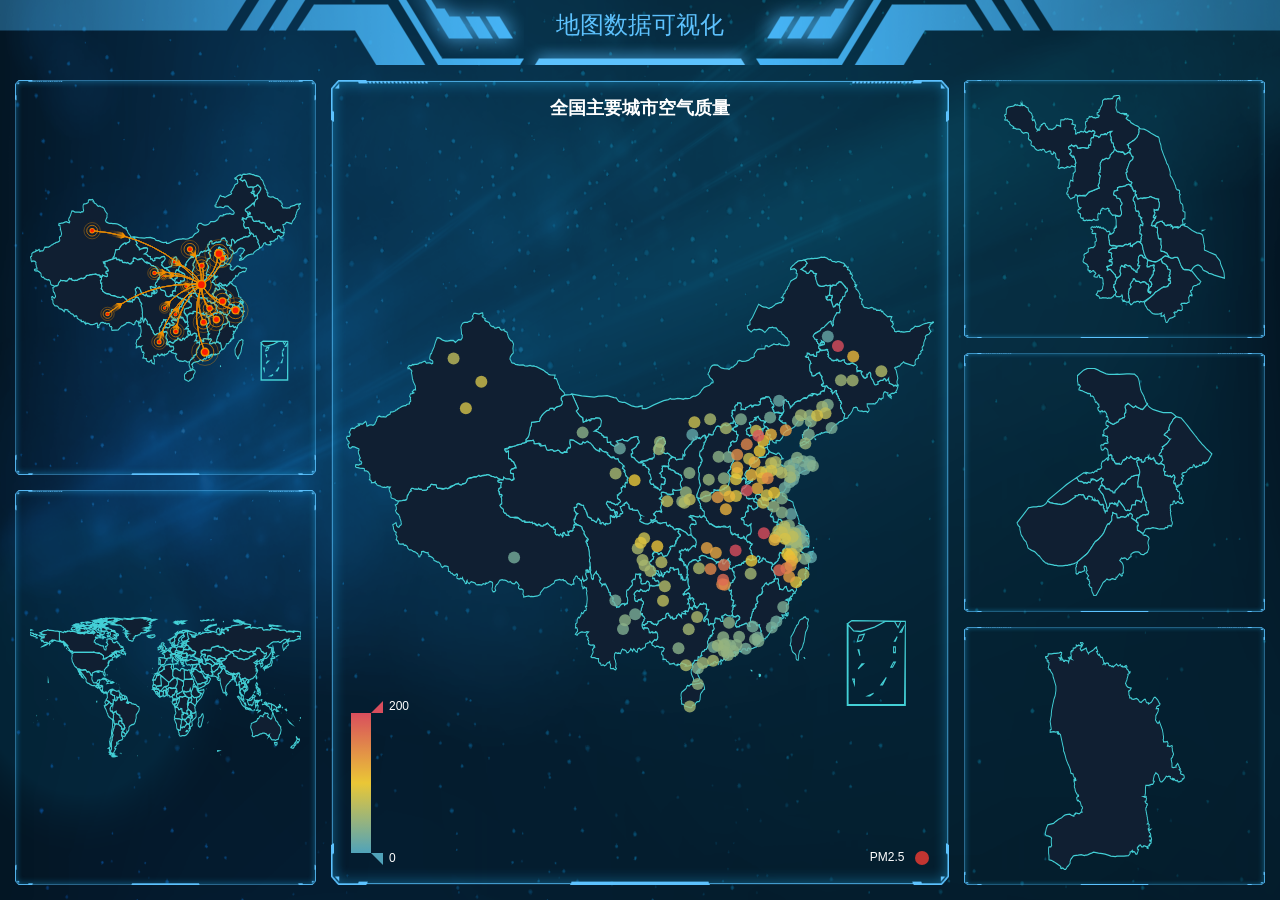
<file: case01/index.html>
<!DOCTYPE html>

<html lang="zh-CN">
	<head>
		<meta charset="utf-8" />
	    <meta name="viewport" content="width=device-width,initial-scale=1,minimum-scale=1,maximum-scale=1,user-scalable=no" />
	    <meta http-equiv="X-UA-Compatible" content="IE=edge, chrome=1" />
		<title>地图数据可视化</title>
		<link rel="stylesheet" href="css/bootstrap.min.css" />
		<link rel="stylesheet" href="css/app.css" />
	</head>
	
	<body class="bg01">
		<header class="header">
			<h3>地图数据可视化</h3>
		</header>
		
		<div class="wrapper">
			<div class="container-fluid">
				<div class="row fill-h">
					<div class="col-lg-3 fill-h">
						<div class="xpanel-wrapper xpanel-wrapper-2">
							<div class="xpanel">
								<!-- 地图飞线 -->
								<div class="fill-h" id="flyMap"></div>
							</div>
						</div>
						<div class="xpanel-wrapper xpanel-wrapper-2">
							<div class="xpanel">
								<!-- 世界地图 -->
								<div class="fill-h" id="worldMap"></div>
							</div>
						</div>
					</div>
					<div class="col-lg-6 fill-h">
						<div class="xpanel-wrapper xpanel-wrapper-1">
							<div class="xpanel">
								<!-- 地图散点 -->
								<div class="fill-h" id="scatterMap"></div>
							</div>
						</div>
					</div>
					<div class="col-lg-3 fill-h">
						<div class="xpanel-wrapper xpanel-wrapper-3">
							<div class="xpanel">
								<!-- 省份地图 -->
								<div class="fill-h" id="provinceMap"></div>
							</div>
						</div>
						<div class="xpanel-wrapper xpanel-wrapper-3">
							<div class="xpanel">
								<!-- 城市地图 -->
								<div class="fill-h" id="cityMap"></div>
							</div>
						</div>
						<div class="xpanel-wrapper xpanel-wrapper-3">
							<div class="xpanel">
								<!-- 区县地图 -->
								<div class="fill-h" id="countyMap"></div>
							</div>
						</div>
					</div>
				</div>
			</div>
		</div>
		
		<script type="text/javascript" src="js/jquery-3.3.1.min.js"></script>
		<script type="text/javascript" src="js/echarts-3.8.5.min.js"></script>
		<script type="text/javascript" src="js/echarts-map-world.js"></script>
		<script type="text/javascript" src="js/echarts-map-china.js"></script>
		<script type="text/javascript" src="js/echarts-china-provinces/jiangsu.js"></script>
		<script type="text/javascript" src="js/echarts-china-cities/jiang1_su1_su1_zhou1.js"></script>
		<script type="text/javascript" src="js/echarts-china-counties/jiang1su1_su1zhou1_kun1shan1shi4.js"></script>
		<script type="text/javascript">
			$(function() {
				/******************* 地图飞线 ******************/
				//初始化echarts实例
				const flyMap = echarts.init(document.getElementById("flyMap"));
		        //城市经纬度
		        const originName = '洛阳';
		        const flyGeo = {
		        	'洛阳': [112.460299, 34.62677],
		            '西安': [108.946466, 34.347269],
		            '兰州': [103.84044, 36.067321],
		            '乌鲁木齐': [87.62444, 43.830763],
		            '包头': [109.846544, 40.662929],
		            '西宁': [101.78443, 36.623393],
		            '银川': [106.258602, 38.487834],
		            '成都': [104.081534, 30.655822],
		            '重庆': [106.558434, 29.568996],
		            '拉萨': [91.120789, 29.65005],
		            '昆明': [102.852448, 24.873998],
		            '贵阳': [106.636577, 26.653325],
		            '太原': [112.534919, 37.873219],
		            '武汉': [114.311582, 30.598467],
		            '长沙': [112.945473, 28.234889],
		            '南昌': [115.864589, 28.689455],
		            '合肥': [117.233443, 31.826578],
		            '杭州': [120.215503, 30.253087],
		            '广州': [113.271431, 23.135336],
		            '北京': [116.413384, 39.910925],
		            '天津': [117.209523, 39.093668]
		        };
		        //飞线数据
		        var flyVal = [
		            [{name: '洛阳'}, {name: '洛阳', value: 100}],
		            [{name: '洛阳'}, {name: '西安', value: 35}],
		            [{name: '洛阳'}, {name: '兰州', value: 25}],
		            [{name: '洛阳'}, {name: '乌鲁木齐', value: 55}],
		            [{name: '洛阳'}, {name: '包头', value: 60}],
		            [{name: '洛阳'}, {name: '西宁', value: 45}],
		            [{name: '洛阳'}, {name: '银川', value: 35}],
		            [{name: '洛阳'}, {name: '成都', value: 35}],
		            [{name: '洛阳'}, {name: '重庆', value: 40}],
		            [{name: '洛阳'}, {name: '拉萨', value: 45}],
		            [{name: '洛阳'}, {name: '昆明', value: 50}],
		            [{name: '洛阳'}, {name: '贵阳', value: 55}],
		            [{name: '洛阳'}, {name: '太原', value: 60}],
		            [{name: '洛阳'}, {name: '武汉', value: 65}],
		            [{name: '洛阳'}, {name: '长沙', value: 70}],
		            [{name: '洛阳'}, {name: '南昌', value: 75}],
		            [{name: '洛阳'}, {name: '合肥', value: 80}],
		            [{name: '洛阳'}, {name: '杭州', value: 85}],
		            [{name: '洛阳'}, {name: '广州', value: 90}],
		            [{name: '洛阳'}, {name: '北京', value: 95}],
		            [{name: '洛阳'}, {name: '天津', value: 60}],
		        ];
		        //数据转换，转换后格式：[{fromName:'cityName', toName:'cityName', coords:[[lng, lat], [lng, lat]]}, {...}]
		        const convertFlyData = function(data) {
		            let res = [];
		            for(let i=0;i<data.length;i++) {
		                let dataItem = data[i];
		                let toCoord = flyGeo[dataItem[0].name];
		                let fromCoord = flyGeo[dataItem[1].name];
		                if(fromCoord && toCoord) {
		                    res.push({
		                        fromName: dataItem[1].name, 
		                        toName: dataItem[0].name, 
		                        coords: [fromCoord, toCoord]
		                    });
		                }
		            }
		            return res;
		        };
		        //报表配置
		        const flySeries = [];
		        [[originName, flyVal]].forEach(function(item, i) {
					flySeries.push({   
				        name: item[0],
				        type: 'lines',
				        zlevel: 1,
				        symbol: ['none', 'none'],
				        symbolSize: 0,
				        effect: { //特效线配置
				            show: true,
				            period: 5, //特效动画时间，单位s
				            trailLength: 0.1, //特效尾迹的长度，从0到1
				            symbol: 'arrow',
				            symbolSize: 5
				        },
				        lineStyle: {
				            normal: {
				                color: '#f19000',
				                width: 1,
				                opacity: 0.6,
				                curveness: 0.2 //线的平滑度
				            }
				        },
				        data: convertFlyData(item[1])
				    }, {
				        name: item[0],
				        type: 'effectScatter',
				        coordinateSystem: 'geo',
				        zlevel: 2,
				        rippleEffect: { //涟漪特效
				            period: 5, //特效动画时长 
				            scale: 4, //波纹的最大缩放比例
				            brushType: 'stroke' //波纹的绘制方式：stroke | fill
				        },
				        label: {
				            normal: {
				                show: false,
				                position: 'right',
				                formatter: '{b}'
				            }
				        },
				        symbol: 'circle',
				        symbolSize: function (val) {
				        	//根据某项数据值设置符号大小
				            return val[2] / 10; 
				        },
				        itemStyle: {
				            normal: {
				            	color: '#f19000'
				            }
				        },
				        data: item[1].map(function(dataItem) {
				            return {
				                name: dataItem[1].name,
				                value: flyGeo[dataItem[1].name].concat([dataItem[1].value])
				            };
				        })
				    }, { //与上层的点叠加
				    	name: item[0],
				        type: 'scatter',
				        coordinateSystem: 'geo',
				        zlevel: 3,
				        symbol: 'circle',
				        symbolSize: function (val) {
				        	//根据某项数据值设置符号大小
				            return val[2] / 15; 
				        },
				        itemStyle: {
				            normal: {
				            	color: '#f00'
				            }
				        },
				        data: item[1].map(function(dataItem) {
				            return {
				                name: dataItem[1].name,
				                value: flyGeo[dataItem[1].name].concat([dataItem[1].value])
				            };
				        })
				    });
		        });
	
				//报表配置项
				const flyMapOpt = {
					title: {
						show: false,
						text: '地图飞线',
						x: 'center',
						textStyle: {
							color: '#fff'
						}
					},
	                tooltip: {
	                    trigger: 'item',
	                    formatter: function(params) {
	                        if(params.value) {
	                            return params.name + ' : ' + params.value[2];
	                        }else {
	                            return params.name;
	                        }
	                    }
	                },
				    geo: {
				        map: 'china',
				        roam: false, //开启鼠标缩放和漫游
				        zoom: 1, //地图缩放级别
						selectedMode: false, //选中模式：single | multiple
						left: 0,
						right: 0,
						top: 0,
						bottom: 0,
						layoutCenter: ['50%', '50%'], //设置后left/right/top/bottom等属性无效
						layoutSize: '100%', //保持地图宽高比
				        label: {
				            emphasis: {
				                show: false
				            }
				        },
				        itemStyle: {
				            normal: {
				                areaColor: '#101f32',
				                borderWidth: 1.1,
				                borderColor: '#43d0d6'
				            },
				            emphasis: {
				                areaColor: '#069'
				            }
				        }
				    },
				    series: flySeries
				};
				//渲染报表
				flyMap.setOption(flyMapOpt);
				
				/***************** 地图散点 ******************/
				//初始化echarts实例
				const scatterMap = echarts.init(document.getElementById("scatterMap"));
				//城市经纬度
				const scatterGeo = {
				    "海门":[121.15,31.89],
				    "鄂尔多斯":[109.781327,39.608266],
				    "招远":[120.38,37.35],
				    "舟山":[122.207216,29.985295],
				    "齐齐哈尔":[123.97,47.33],
				    "盐城":[120.13,33.38],
				    "赤峰":[118.87,42.28],
				    "青岛":[120.33,36.07],
				    "乳山":[121.52,36.89],
				    "金昌":[102.188043,38.520089],
				    "泉州":[118.58,24.93],
				    "莱西":[120.53,36.86],
				    "日照":[119.46,35.42],
				    "胶南":[119.97,35.88],
				    "南通":[121.05,32.08],
				    "拉萨":[91.11,29.97],
				    "云浮":[112.02,22.93],
				    "梅州":[116.1,24.55],
				    "文登":[122.05,37.2],
				    "上海":[121.48,31.22],
				    "攀枝花":[101.718637,26.582347],
				    "威海":[122.1,37.5],
				    "承德":[117.93,40.97],
				    "厦门":[118.1,24.46],
				    "汕尾":[115.375279,22.786211],
				    "潮州":[116.63,23.68],
				    "丹东":[124.37,40.13],
				    "太仓":[121.1,31.45],
				    "曲靖":[103.79,25.51],
				    "烟台":[121.39,37.52],
				    "福州":[119.3,26.08],
				    "瓦房店":[121.979603,39.627114],
				    "即墨":[120.45,36.38],
				    "抚顺":[123.97,41.97],
				    "玉溪":[102.52,24.35],
				    "张家口":[114.87,40.82],
				    "阳泉":[113.57,37.85],
				    "莱州":[119.942327,37.177017],
				    "湖州":[120.1,30.86],
				    "汕头":[116.69,23.39],
				    "昆山":[120.95,31.39],
				    "宁波":[121.56,29.86],
				    "湛江":[110.359377,21.270708],
				    "揭阳":[116.35,23.55],
				    "荣成":[122.41,37.16],
				    "连云港":[119.16,34.59],
				    "葫芦岛":[120.836932,40.711052],
				    "常熟":[120.74,31.64],
				    "东莞":[113.75,23.04],
				    "河源":[114.68,23.73],
				    "淮安":[119.15,33.5],
				    "泰州":[119.9,32.49],
				    "南宁":[108.33,22.84],
				    "营口":[122.18,40.65],
				    "惠州":[114.4,23.09],
				    "江阴":[120.26,31.91],
				    "蓬莱":[120.75,37.8],
				    "韶关":[113.62,24.84],
				    "嘉峪关":[98.289152,39.77313],
				    "广州":[113.23,23.16],
				    "延安":[109.47,36.6],
				    "太原":[112.53,37.87],
				    "清远":[113.01,23.7],
				    "中山":[113.38,22.52],
				    "昆明":[102.73,25.04],
				    "寿光":[118.73,36.86],
				    "盘锦":[122.070714,41.119997],
				    "长治":[113.08,36.18],
				    "深圳":[114.07,22.62],
				    "珠海":[113.52,22.3],
				    "宿迁":[118.3,33.96],
				    "咸阳":[108.72,34.36],
				    "铜川":[109.11,35.09],
				    "平度":[119.97,36.77],
				    "佛山":[113.11,23.05],
				    "海口":[110.35,20.02],
				    "江门":[113.06,22.61],
				    "章丘":[117.53,36.72],
				    "肇庆":[112.44,23.05],
				    "大连":[121.62,38.92],
				    "临汾":[111.5,36.08],
				    "吴江":[120.63,31.16],
				    "石嘴山":[106.39,39.04],
				    "沈阳":[123.38,41.8],
				    "苏州":[120.62,31.32],
				    "茂名":[110.88,21.68],
				    "嘉兴":[120.76,30.77],
				    "长春":[125.35,43.88],
				    "胶州":[120.03336,36.264622],
				    "银川":[106.27,38.47],
				    "张家港":[120.555821,31.875428],
				    "三门峡":[111.19,34.76],
				    "锦州":[121.15,41.13],
				    "南昌":[115.89,28.68],
				    "柳州":[109.4,24.33],
				    "三亚":[109.511909,18.252847],
				    "自贡":[104.778442,29.33903],
				    "吉林":[126.57,43.87],
				    "阳江":[111.95,21.85],
				    "泸州":[105.39,28.91],
				    "西宁":[101.74,36.56],
				    "宜宾":[104.56,29.77],
				    "呼和浩特":[111.65,40.82],
				    "成都":[104.06,30.67],
				    "大同":[113.3,40.12],
				    "镇江":[119.44,32.2],
				    "桂林":[110.28,25.29],
				    "张家界":[110.479191,29.117096],
				    "宜兴":[119.82,31.36],
				    "北海":[109.12,21.49],
				    "西安":[108.95,34.27],
				    "金坛":[119.56,31.74],
				    "东营":[118.49,37.46],
				    "牡丹江":[129.58,44.6],
				    "遵义":[106.9,27.7],
				    "绍兴":[120.58,30.01],
				    "扬州":[119.42,32.39],
				    "常州":[119.95,31.79],
				    "潍坊":[119.1,36.62],
				    "重庆":[106.54,29.59],
				    "台州":[121.420757,28.656386],
				    "南京":[118.78,32.04],
				    "滨州":[118.03,37.36],
				    "贵阳":[106.71,26.57],
				    "无锡":[120.29,31.59],
				    "本溪":[123.73,41.3],
				    "克拉玛依":[84.77,45.59],
				    "渭南":[109.5,34.52],
				    "马鞍山":[118.48,31.56],
				    "宝鸡":[107.15,34.38],
				    "焦作":[113.21,35.24],
				    "句容":[119.16,31.95],
				    "北京":[116.46,39.92],
				    "徐州":[117.2,34.26],
				    "衡水":[115.72,37.72],
				    "包头":[110,40.58],
				    "绵阳":[104.73,31.48],
				    "乌鲁木齐":[87.68,43.77],
				    "枣庄":[117.57,34.86],
				    "杭州":[120.19,30.26],
				    "淄博":[118.05,36.78],
				    "鞍山":[122.85,41.12],
				    "溧阳":[119.48,31.43],
				    "库尔勒":[86.06,41.68],
				    "安阳":[114.35,36.1],
				    "开封":[114.35,34.79],
				    "济南":[117,36.65],
				    "德阳":[104.37,31.13],
				    "温州":[120.65,28.01],
				    "九江":[115.97,29.71],
				    "邯郸":[114.47,36.6],
				    "临安":[119.72,30.23],
				    "兰州":[103.73,36.03],
				    "沧州":[116.83,38.33],
				    "临沂":[118.35,35.05],
				    "南充":[106.110698,30.837793],
				    "天津":[117.2,39.13],
				    "富阳":[119.95,30.07],
				    "泰安":[117.13,36.18],
				    "诸暨":[120.23,29.71],
				    "郑州":[113.65,34.76],
				    "哈尔滨":[126.63,45.75],
				    "聊城":[115.97,36.45],
				    "芜湖":[118.38,31.33],
				    "唐山":[118.02,39.63],
				    "平顶山":[113.29,33.75],
				    "邢台":[114.48,37.05],
				    "德州":[116.29,37.45],
				    "济宁":[116.59,35.38],
				    "荆州":[112.239741,30.335165],
				    "宜昌":[111.3,30.7],
				    "义乌":[120.06,29.32],
				    "丽水":[119.92,28.45],
				    "洛阳":[112.44,34.7],
				    "秦皇岛":[119.57,39.95],
				    "株洲":[113.16,27.83],
				    "石家庄":[114.48,38.03],
				    "莱芜":[117.67,36.19],
				    "常德":[111.69,29.05],
				    "保定":[115.48,38.85],
				    "湘潭":[112.91,27.87],
				    "金华":[119.64,29.12],
				    "岳阳":[113.09,29.37],
				    "长沙":[113,28.21],
				    "衢州":[118.88,28.97],
				    "廊坊":[116.7,39.53],
				    "菏泽":[115.480656,35.23375],
				    "合肥":[117.27,31.86],
				    "武汉":[114.31,30.52],
				    "大庆":[125.03,46.58]
				};
				//城市数据
				const scatterVal = [
					{name: "海门", value: 9},
	                {name: "鄂尔多斯", value: 12},
	                {name: "招远", value: 12},
	                {name: "舟山", value: 12},
	                {name: "齐齐哈尔", value: 14},
	                {name: "盐城", value: 15},
	                {name: "赤峰", value: 16},
	                {name: "青岛", value: 18},
	                {name: "乳山", value: 18},
	                {name: "金昌", value: 19},
	                {name: "泉州", value: 21},
	                {name: "莱西", value: 21},
	                {name: "日照", value: 21},
	                {name: "胶南", value: 22},
	                {name: "南通", value: 23},
	                {name: "拉萨", value: 24},
	                {name: "云浮", value: 24},
	                {name: "梅州", value: 25},
	                {name: "文登", value: 25},
	                {name: "上海", value: 25},
	                {name: "攀枝花", value: 25},
	                {name: "威海", value: 25},
	                {name: "承德", value: 25},
	                {name: "厦门", value: 26},
	                {name: "汕尾", value: 26},
	                {name: "潮州", value: 26},
	                {name: "丹东", value: 27},
	                {name: "太仓", value: 27},
	                {name: "曲靖", value: 27},
	                {name: "烟台", value: 28},
	                {name: "福州", value: 29},
	                {name: "瓦房店", value: 30},
	                {name: "即墨", value: 30},
	                {name: "抚顺", value: 31},
	                {name: "玉溪", value: 31},
	                {name: "张家口", value: 31},
	                {name: "阳泉", value: 31},
	                {name: "莱州", value: 32},
	                {name: "湖州", value: 32},
	                {name: "汕头", value: 32},
	                {name: "昆山", value: 33},
	                {name: "宁波", value: 33},
	                {name: "湛江", value: 33},
	                {name: "揭阳", value: 34},
	                {name: "荣成", value: 34},
	                {name: "连云港", value: 35},
	                {name: "葫芦岛", value: 35},
	                {name: "常熟", value: 36},
	                {name: "东莞", value: 36},
	                {name: "河源", value: 36},
	                {name: "淮安", value: 36},
	                {name: "泰州", value: 36},
	                {name: "南宁", value: 37},
	                {name: "营口", value: 37},
	                {name: "惠州", value: 37},
	                {name: "江阴", value: 37},
	                {name: "蓬莱", value: 37},
	                {name: "韶关", value: 38},
	                {name: "嘉峪关", value: 38},
	                {name: "广州", value: 38},
	                {name: "延安", value: 38},
	                {name: "太原", value: 39},
	                {name: "清远", value: 39},
	                {name: "中山", value: 39},
	                {name: "昆明", value: 39},
	                {name: "寿光", value: 40},
	                {name: "盘锦", value: 40},
	                {name: "长治", value: 41},
	                {name: "深圳", value: 41},
	                {name: "珠海", value: 42},
	                {name: "宿迁", value: 43},
	                {name: "咸阳", value: 43},
	                {name: "铜川", value: 44},
	                {name: "平度", value: 44},
	                {name: "佛山", value: 44},
	                {name: "海口", value: 44},
	                {name: "江门", value: 45},
	                {name: "章丘", value: 45},
	                {name: "肇庆", value: 46},
	                {name: "大连", value: 47},
	                {name: "临汾", value: 47},
	                {name: "吴江", value: 47},
	                {name: "石嘴山", value: 49},
	                {name: "沈阳", value: 50},
	                {name: "苏州", value: 50},
	                {name: "茂名", value: 50},
	                {name: "嘉兴", value: 51},
	                {name: "长春", value: 51},
	                {name: "胶州", value: 52},
	                {name: "银川", value: 52},
	                {name: "张家港", value: 52},
	                {name: "三门峡", value: 53},
	                {name: "锦州", value: 54},
	                {name: "南昌", value: 54},
	                {name: "柳州", value: 54},
	                {name: "三亚", value: 54},
	                {name: "自贡", value: 56},
	                {name: "吉林", value: 56},
	                {name: "阳江", value: 57},
	                {name: "泸州", value: 57},
	                {name: "西宁", value: 57},
	                {name: "宜宾", value: 58},
	                {name: "呼和浩特", value: 58},
	                {name: "成都", value: 58},
	                {name: "大同", value: 58},
	                {name: "镇江", value: 59},
	                {name: "桂林", value: 59},
	                {name: "张家界", value: 59},
	                {name: "宜兴", value: 59},
	                {name: "北海", value: 60},
	                {name: "西安", value: 61},
	                {name: "金坛", value: 62},
	                {name: "东营", value: 62},
	                {name: "牡丹江", value: 63},
	                {name: "遵义", value: 63},
	                {name: "绍兴", value: 63},
	                {name: "扬州", value: 64},
	                {name: "常州", value: 64},
	                {name: "潍坊", value: 65},
	                {name: "重庆", value: 66},
	                {name: "台州", value: 67},
	                {name: "南京", value: 67},
	                {name: "滨州", value: 70},
	                {name: "贵阳", value: 71},
	                {name: "无锡", value: 71},
	                {name: "本溪", value: 71},
	                {name: "克拉玛依", value: 72},
	                {name: "渭南", value: 72},
	                {name: "马鞍山", value: 72},
	                {name: "宝鸡", value: 72},
	                {name: "焦作", value: 75},
	                {name: "句容", value: 75},
	                {name: "北京", value: 79},
	                {name: "徐州", value: 79},
	                {name: "衡水", value: 80},
	                {name: "包头", value: 80},
	                {name: "绵阳", value: 80},
	                {name: "乌鲁木齐", value: 84},
	                {name: "枣庄", value: 84},
	                {name: "杭州", value: 84},
	                {name: "淄博", value: 85},
	                {name: "鞍山", value: 86},
	                {name: "溧阳", value: 86},
	                {name: "库尔勒", value: 86},
	                {name: "安阳", value: 90},
	                {name: "开封", value: 90},
	                {name: "济南", value: 92},
	                {name: "德阳", value: 93},
	                {name: "温州", value: 95},
	                {name: "九江", value: 96},
	                {name: "邯郸", value: 98},
	                {name: "临安", value: 99},
	                {name: "兰州", value: 99},
	                {name: "沧州", value: 100},
	                {name: "临沂", value: 103},
	                {name: "南充", value: 104},
	                {name: "天津", value: 105},
	                {name: "富阳", value: 106},
	                {name: "泰安", value: 112},
	                {name: "诸暨", value: 112},
	                {name: "郑州", value: 113},
	                {name: "哈尔滨", value: 114},
	                {name: "聊城", value: 116},
	                {name: "芜湖", value: 117},
	                {name: "唐山", value: 119},
	                {name: "平顶山", value: 119},
	                {name: "邢台", value: 119},
	                {name: "德州", value: 120},
	                {name: "济宁", value: 120},
	                {name: "荆州", value: 127},
	                {name: "宜昌", value: 130},
	                {name: "义乌", value: 132},
	                {name: "丽水", value: 133},
	                {name: "洛阳", value: 134},
	                {name: "秦皇岛", value: 136},
	                {name: "株洲", value: 143},
	                {name: "石家庄", value: 147},
	                {name: "莱芜", value: 148},
	                {name: "常德", value: 152},
	                {name: "保定", value: 153},
	                {name: "湘潭", value: 154},
	                {name: "金华", value: 157},
	                {name: "岳阳", value: 169},
	                {name: "长沙", value: 175},
	                {name: "衢州", value: 177},
	                {name: "廊坊", value: 193},
	                {name: "菏泽", value: 194},
	                {name: "合肥", value: 229},
	                {name: "武汉", value: 273},
	                {name: "大庆", value: 279}
				];
				//数据转换，转换后的格式：[{name: 'cityName', value: [lng, lat, val]}, {...}]
				const convertScatterData = function(data) {
				    let res = [];
				    for(let i=0;i<data.length;i++) {
				        let geoCoord = scatterGeo[data[i].name];
				        if(geoCoord) {
				            res.push({
				                name: data[i].name,
				                value: geoCoord.concat(data[i].value)
				            });
				        }
				    }
				    return res;
				};
				//地图配置项
				const sactterMapOpt = {
					title: {
						text: '全国主要城市空气质量',
						x: 'center',
						textStyle: {
							color: '#fff'
						}
					},
					legend: {
						data: ['PM2.5'], //与series的name属性对应
				        orient: 'vertical',
				        y: 'bottom',
				        x: 'right',
				        textStyle: {
				            color: '#fff'
				        }
				    },
					tooltip: {
				        trigger: 'item',
				        formatter: function(params) {
				            return params.name + ' : ' + params.value[2];
				        }
				    },
				    visualMap: {
				        min: 0,
				        max: 200,
				        calculable: true,
				        inRange: {
				            color: ['#50a3ba', '#eac736', '#d94e5d']
				        },
				        textStyle: {
				            color: '#fff'
				        }
				    },
					geo: {
				        map: 'china',
				        roam: false, //开启鼠标缩放和漫游
				        zoom: 1, //地图缩放级别
						selectedMode: false, //选中模式：single | multiple
						left: 0,
						right: 0,
						top: 0,
						bottom: 0,
						layoutCenter: ['50%', '50%'], //设置后left/right/top/bottom等属性无效
						layoutSize: '100%',
				        label: {
				            emphasis: {
				                show: false
				            }
				        },
				        itemStyle: {
				            normal: {
				                areaColor: '#101f32',
				                borderWidth: 1.1,
				                borderColor: '#43d0d6'
				            },
				            emphasis: {
				                areaColor: '#069'
				            }
				        }
				    },
				    series: [{
			            name: 'PM2.5',
			            type: 'scatter',
			            coordinateSystem: 'geo',
			            symbolSize: 12,
			            label: {
			                normal: {
			                    show: false
			                },
			                emphasis: {
			                    show: false
			                }
			            },
			            itemStyle: {
			                emphasis: {
			                    borderColor: '#fff',
			                    borderWidth: 1
			                }
			            },
			            data: convertScatterData(scatterVal)
			        }]
				};
				//渲染报表
				scatterMap.setOption(sactterMapOpt);
				
				/******************* 世界地图 ******************/
				//初始化echarts实例
				const worldMap = echarts.init(document.getElementById("worldMap"));
				const worldMapOpt = {
					geo: {
						map: 'world',
				        roam: false, //开启鼠标缩放和漫游
				        zoom: 1, //地图缩放级别
						selectedMode: false, //选中模式：single | multiple
						left: 0,
						right: 0,
						top: 0,
						bottom: 0,
						layoutCenter: ['50%', '50%'], //设置后left/right/top/bottom等属性无效
						layoutSize: '100%',
				        label: {
				            emphasis: {
				                show: false
				            }
				        },
				        itemStyle: {
				            normal: {
				                areaColor: '#101f32',
				                borderWidth: 1.1,
				                borderColor: '#43d0d6'
				            },
				            emphasis: {
				                areaColor: '#069'
				            }
				        }
					}
				};
				worldMap.setOption(worldMapOpt);
				
				/******************* 省份地图 ******************/
				//初始化echarts实例
				const provinceMap = echarts.init(document.getElementById("provinceMap"));
				const provinceMapOpt = {
					geo: {
				        map: '江苏',
				        roam: false, //开启鼠标缩放和漫游
				        zoom: 1, //地图缩放级别
						selectedMode: false, //选中模式：single | multiple
						left: 0,
						right: 0,
						top: 0,
						bottom: 0,
						layoutCenter: ['50%', '50%'], //设置后left/right/top/bottom等属性无效
						layoutSize: '100%', //保持地图宽高比
				        label: {
				            emphasis: {
				                show: true,
				                color: '#f19000'
				            }
				        },
				        itemStyle: {
				            normal: {
				                areaColor: '#101f32',
				                borderWidth: 1.1,
				                borderColor: '#43d0d6'
				            },
				            emphasis: {
				                areaColor: '#069'
				            }
				        }
				    }
				};
				provinceMap.setOption(provinceMapOpt);
				
				/******************* 城市地图 ******************/
				//初始化echarts实例
				const cityMap = echarts.init(document.getElementById("cityMap"));
				const cityMapOpt = {
					geo: {
				        map: '苏州',
				        roam: false, //开启鼠标缩放和漫游
				        zoom: 1, //地图缩放级别
						selectedMode: false, //选中模式：single | multiple
						left: 0,
						right: 0,
						top: 0,
						bottom: 0,
						layoutCenter: ['50%', '50%'], //设置后left/right/top/bottom等属性无效
						layoutSize: '100%', //保持地图宽高比
				        label: {
				            emphasis: {
				                show: true,
				                color: '#f19000'
				            }
				        },
				        itemStyle: {
				            normal: {
				                areaColor: '#101f32',
				                borderWidth: 1.1,
				                borderColor: '#43d0d6'
				            },
				            emphasis: {
				                areaColor: '#069'
				            }
				        }
				    }
				};
				cityMap.setOption(cityMapOpt);
				
				/******************* 区县地图 ******************/
				//初始化echarts实例
				const countyMap = echarts.init(document.getElementById("countyMap"));
				const countyMapOpt = {
					geo: {
				        map: '昆山市',
				        roam: false, //开启鼠标缩放和漫游
				        zoom: 1, //地图缩放级别
						selectedMode: false, //选中模式：single | multiple
						left: 0,
						right: 0,
						top: 0,
						bottom: 0,
						layoutCenter: ['50%', '50%'], //设置后left/right/top/bottom等属性无效
						layoutSize: '100%', //保持地图宽高比
				        label: {
				            emphasis: {
				                show: true,
				                color: '#f19000'
				            }
				        },
				        itemStyle: {
				            normal: {
				                areaColor: '#101f32',
				                borderWidth: 1.1,
				                borderColor: '#43d0d6'
				            },
				            emphasis: {
				                areaColor: '#069'
				            }
				        }
				    }
				};
				countyMap.setOption(countyMapOpt);
				
				/********** 浏览器窗口改变时，重置报表大小 ****************/
				window.onresize = function() {
					flyMap.resize();
					scatterMap.resize();
					worldMap.resize();
					provinceMap.resize();
					cityMap.resize();
					countyMap.resize();
				}
			});
		</script>
	</body>
</html>
</file>
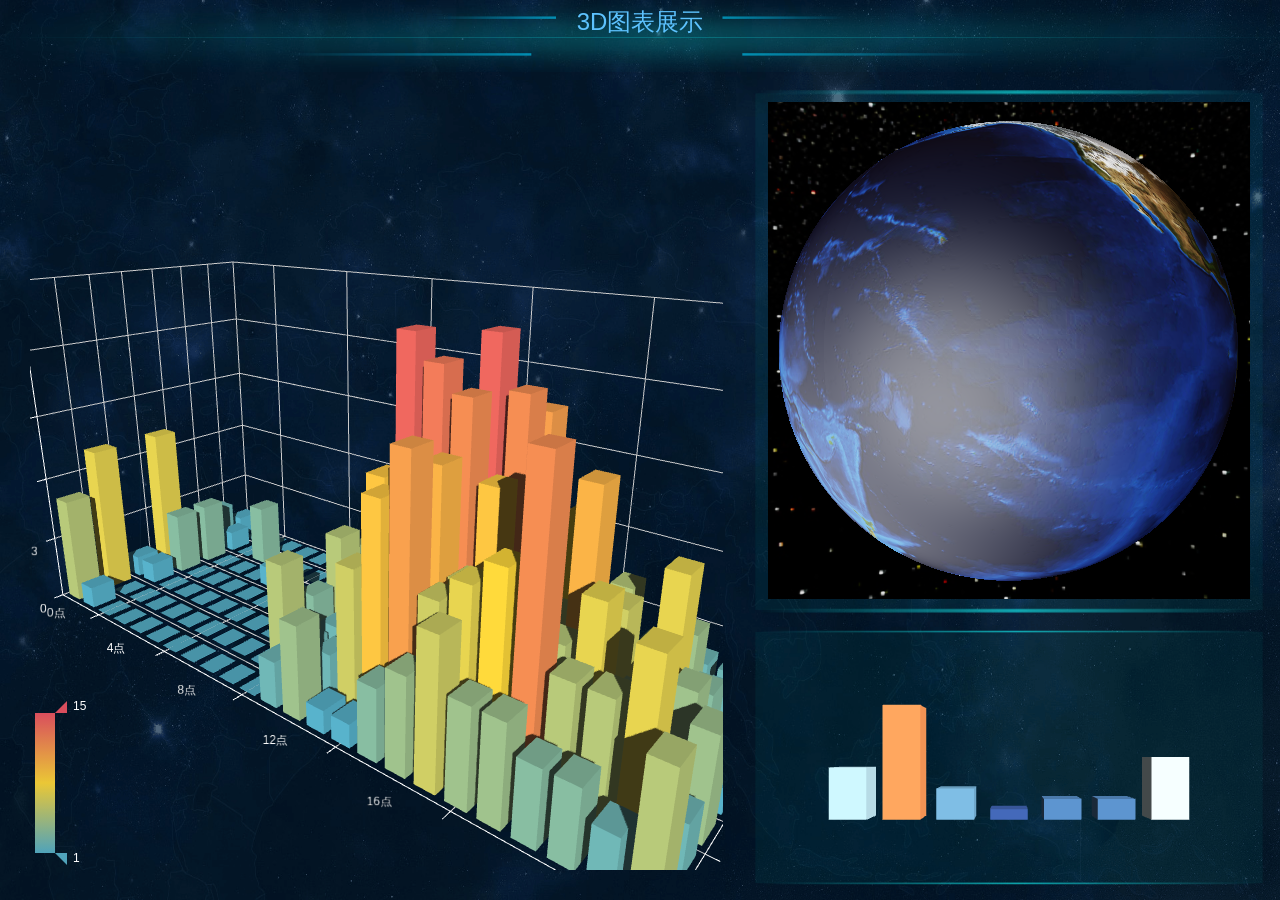
<file: case02/index.html>
<!DOCTYPE html>

<html lang="zh-CN">
	<head>
		<meta charset="utf-8" />
	    <meta name="viewport" content="width=device-width,initial-scale=1,minimum-scale=1,maximum-scale=1,user-scalable=no" />
	    <meta http-equiv="X-UA-Compatible" content="IE=edge, chrome=1" />
		<title>3D图表展示</title>
		<link rel="stylesheet" href="css/bootstrap.min.css" />
		<link rel="stylesheet" href="css/app.css" />
	</head>
	
	<body class="bg05">
		<header class="header">
			<h3>3D图表展示</h3>
		</header>
		
		<div class="wrapper">
			<div class="container-fluid">
				<div class="row fill-h">
					<div class="col-lg-7 fill-h">
						<div class="xpanel-wrapper xpanel-wrapper-1">
							<div class="xpanel no-bg">
								<div class="fill-h" id="bar3D"></div>
							</div>
						</div>
					</div>
					<div class="col-lg-5 fill-h">
						<div class="xpanel-wrapper xpanel-wrapper-2-3">
							<div class="xpanel">
								<div class="fill-h" id="globe3D"></div>
							</div>
						</div>
						<div class="xpanel-wrapper xpanel-wrapper-1-3">
							<div class="xpanel">
								<div class="fill-h" id="bar2D"></div>
							</div>
						</div>
					</div>
				</div>
			</div>
		</div>
		
		<script type="text/javascript" src="js/jquery-3.3.1.min.js"></script>
		<script type="text/javascript" src="js/echarts.js"></script>
		<script type="text/javascript" src="js/echarts-gl.min.js"></script>
		<script type="text/javascript">
			$(function() {
				/******************* 3D柱形图 ******************/
				//初始化echarts实例
				const bar3D = echarts.init(document.getElementById("bar3D"));
				//数据
				const hours = ['0点', '1点', '2点', '3点', '4点', '5点', '6点', 
								'7点', '8点', '9点','10点','11点', '12点',
				        		'13点', '14点', '15点', '16点', '17点', '18点',
				        		'19点', '20点', '21点', '22点', '23点'];
				const days = ['星期一', '星期二', '星期三', '星期四', '星期五', '星期六', '星期天'];
				const data = [ //[hour, day, val]
					[0,0,5], [0,1,1], [0,2,0], [0,3,0],
					[0,4,0], [0,5,0], [0,6,0], [0,7,0],
					[0,8,0], [0,9,0], [0,10,0], [0,11,2],
					[0,12,4], [0,13,1], [0,14,1], [0,15,3],
					[0,16,4], [0,17,6], [0,18,4], [0,19,4],
					[0,20,3], [0,21,3], [0,22,2], [0,23,5],
					[1,0,7], [1,1,0], [1,2,0], [1,3,0], 
					[1,4,0], [1,5,0], [1,6,0], [1,7,0],
					[1,8,0], [1,9,0], [1,10,5], [1,11,2],
					[1,12,2], [1,13,6], [1,14,9], [1,15,11],
					[1,16,6], [1,17,7], [1,18,8], [1,19,12],
					[1,20,5], [1,21,5], [1,22,7], [1,23,2],
					[2,0,1], [2,1,1], [2,2,0], [2,3,0], 
					[2,4,0], [2,5,0], [2,6,0], [2,7,0],
					[2,8,0], [2,9,0], [2,10,3], [2,11,2],
					[2,12,1],[2,13,9],[2,14,8],[2,15,10],[2,16,6],[2,17,5],[2,18,5],[2,19,5],[2,20,7],[2,21,4],[2,22,2],[2,23,4],[3,0,7],[3,1,3],[3,2,0],[3,3,0],[3,4,0],[3,5,0],[3,6,0],[3,7,0],[3,8,1],[3,9,0],[3,10,5],[3,11,4],[3,12,7],[3,13,14],[3,14,13],[3,15,12],[3,16,9],[3,17,5],[3,18,5],[3,19,10],[3,20,6],[3,21,4],[3,22,4],[3,23,1],[4,0,1],[4,1,3],[4,2,0],[4,3,0],[4,4,0],[4,5,1],[4,6,0],[4,7,0],[4,8,0],[4,9,2],[4,10,4],[4,11,4],[4,12,2],[4,13,4],[4,14,4],[4,15,14],[4,16,12],[4,17,1],[4,18,8],[4,19,5],[4,20,3],[4,21,7],[4,22,3],[4,23,0],[5,0,2],[5,1,1],[5,2,0],[5,3,3],[5,4,0],[5,5,0],[5,6,0],[5,7,0],[5,8,2],[5,9,0],[5,10,4],[5,11,1],[5,12,5],[5,13,10],[5,14,5],[5,15,7],[5,16,11],[5,17,6],[5,18,0],[5,19,5],[5,20,3],[5,21,4],[5,22,2],[5,23,0],[6,0,1],[6,1,0],[6,2,0],[6,3,0],[6,4,0],[6,5,0],[6,6,0],[6,7,0],[6,8,0],[6,9,0],[6,10,1],[6,11,0],[6,12,2],[6,13,1],[6,14,3],[6,15,4],[6,16,0],[6,17,0],[6,18,0],[6,19,0],[6,20,1],[6,21,2],[6,22,2],[6,23,6]];
				const barOpt = {
				    tooltip: {
				    	formatter: function(params) {
				    		let series = params.seriesName;
				    		let val = params.value;
				    		return series + '<br/>' + 
				    			days[val[1]] + '<br/>' + 
				    			hours[val[0]] +'<br/>值：' + val[2];
				    	}
				    },
				    visualMap: {
				        max: 15,
				        min: 1,
				        calculable: true,
				        inRange: {
				            color: ['#50a3ba', '#eac736', '#d94e5d']
				        },
				        textStyle: {
				            color: '#fff'
				        }
				    },
				    grid3D: {
				    	boxWidth: 200,
				    	boxDepth: 80,
				        viewControl: {
				        	distance: 220, //视觉距离
				            autoRotate: false //自动旋转
				        },
				        light: { //光照配置
				            main: {
				                intensity: 1.2,
				                shadow: true
				            },
				            ambient: {
				                intensity: 0.3
				            }
				        },
				        axisLabel: {
				        	textStyle: {
				        		color: '#fff'
				        	}
				        },
				        axisLine: {
				        	lineStyle: {
				        		color: '#fff',
				        		width: 1
				        	}
				       	},
				       	axisPointer: {
				       		show: false
				       	}
				    },
				    xAxis3D: {
				        type: 'category',
				       	name: '',
				        data: hours
				    },
				    yAxis3D: {
				        type: 'category',
				        name: '',
				        data: days
				    },
				    zAxis3D: {
				        type: 'value',
						name: ''				        
				    },
				    series: [{
				        type: 'bar3D',
				        name: 'Bar3D',
				        data: data.map(function (item) {
				            return {
				                value: [item[1], item[0], item[2]]
				            }
				        }),
				        shading: 'lambert',
				        emphasis: {
				            label: {
				                textStyle: {
				                    fontSize: 16,
				                    color: '#900'
				                }
				            },
				            itemStyle: {
				                color: '#900'
				            }
				        }
				    }]
				};
				//渲染图表
				bar3D.setOption(barOpt);
				
				/****************** 3D地球 ********************/
				//初始化echart实例
				const globe3D = echarts.init(document.getElementById("globe3D"));
				//配置项
				const globeOpt = {
				    globe: {
				    	environment: 'img/bg09.jpg', //环境贴图
				        baseTexture: "img/globe.jpg", //地球的纹理
				        heightTexture: "img/globe.jpg", //地图的高度纹理
				        displacementScale: 0, //地球顶点位移的大小
				        shading: 'realistic', //着色效果，真实感渲染
				        realisticMaterial: { //真实感渲染配置
				            roughness: 0.8 //材质的粗糙度
				        },
				        postEffect: { //后处理特效配置
				            enable: true
				        },
				        light: { //光照设置
				            main: { //场景主光源设置，在globe设置中就是太阳光
				                intensity: 5, //主光源强度
				                shadow: true //是否投影
				            },
				            ambientCubemap: { //使用纹理作为光源的环境光， 会为物体提供漫反射和高光反射
				                texture: 'img/pisa.hdr', //环境光贴图
				                diffuseIntensity: 0.1 //漫反射强度
				            }
				        }
				    }
				};
				//渲染图表
				globe3D.setOption(globeOpt);
				
				/******************* 二维数据的3D展示 ******************/
				//初始化echarts实例
				const bar2D = echarts.init(document.getElementById("bar2D"));
				const xData = ['A', 'B', 'C', 'D', 'E', 'F', 'G'];
				const yData = [''];
				const data2 = [[0,0,5],[0,1,11],[0,2,3],[6,3,1],[6,4,2],[6,5,2],[6,6,6]];
				const barOpt2 = {
					visualMap: {
				        show: false,
				        max: 15,
				        inRange: {
				            color: ['#313695', '#4575b4', '#74add1', '#abd9e9', '#e0f3f8', '#ffffbf', '#fee090', '#fdae61', '#f46d43', '#d73027', '#a50026']
				        }
				    },
					grid3D: {
						show: false,
						left: 0,
						right: 0,
						top: 0,
						bottom: 0,
				        boxWidth: 300,
				        boxDepth: 20,
				        light: {
				            main: {
				                intensity: 1.2,
				                shadow: true
				            },
				            ambient: {
				                intensity: 0.3
				            }
				        },
				        viewControl:{
				            alpha: 0,
				            beta: 0
				        }
				    },
				    xAxis3D: {
				    	type: 'category',
				        name: '',
				        data: xData
				    },
				    yAxis3D: {
				    	type: 'category',
				        name: '',
				        data: yData
				    },
				    zAxis3D: {
				    	type: 'value',
				        name: ''
				    },
				    series: [{
				        type: 'bar3D',
				        data: data2.map(function (item) {
				            return {
				                value: [item[1], item[0], item[2]],
				            }
				        }),
				        shading: 'lambert',
				        label: {
				            textStyle: {
				                fontSize: 16,
				                borderWidth: 1
				            }
				        },
				        emphasis: {
				            label: {
				                textStyle: {
				                    fontSize: 20,
				                }
				            }
				        }
				    }]
				}
				//渲染图表
				bar2D.setOption(barOpt2);
				
				/********** 浏览器窗口改变时，重置报表大小 ****************/
				window.onresize = function() {
					bar3D.resize();
					globe3D.resize();
					bar2D.resize();
				}
			});
		</script>
	</body>
</html>
</file>
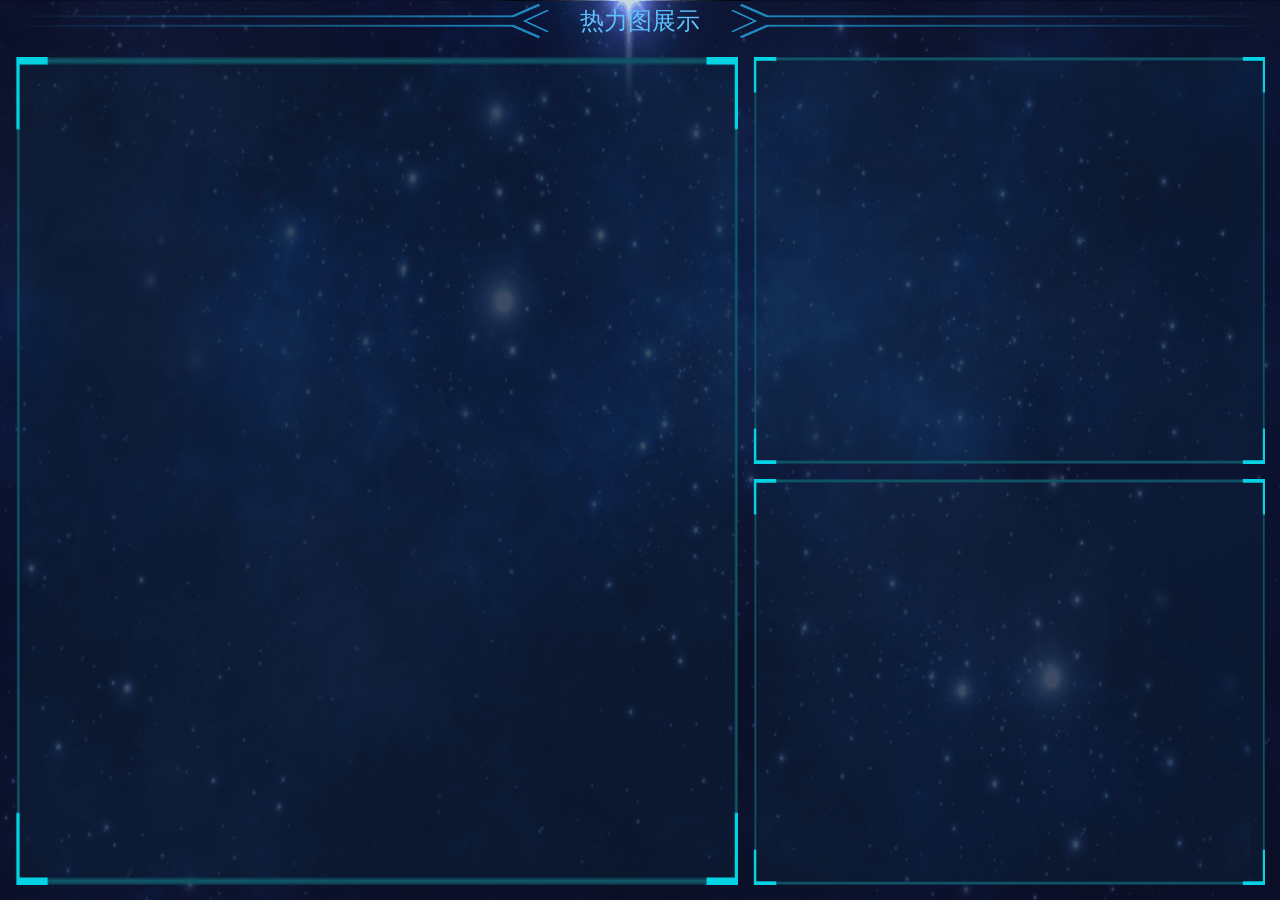
<file: case03/index.html>
<!DOCTYPE html>

<html lang="zh-CN">
	<head>
		<meta charset="utf-8" />
	    <meta name="viewport" content="width=device-width,initial-scale=1,minimum-scale=1,maximum-scale=1,user-scalable=no" />
	    <meta http-equiv="X-UA-Compatible" content="IE=edge, chrome=1" />
		<title>热力图展示</title>
		<link rel="stylesheet" href="css/bootstrap.min.css" />
		<link rel="stylesheet" href="css/app.css" />
	</head>
	
	<body class="bg02">
		<header class="header">
			<h3>热力图展示</h3>
		</header>
		
		<div class="wrapper">
			<div class="container-fluid">
				<div class="row fill-h">
					<div class="col-lg-7 fill-h">
						<div class="xpanel-wrapper xpanel-wrapper-1">
							<div class="xpanel">
								<div class="fill-h" id="bmapChart"></div>
							</div>
						</div>
					</div>
					<div class="col-lg-5 fill-h">
						<div class="xpanel-wrapper xpanel-wrapper-2">
							<div class="xpanel">
								<div class="fill-h" id="heatmapChart"></div>
							</div>
						</div>
						<div class="xpanel-wrapper xpanel-wrapper-2">
							<div class="xpanel">
								<div class="fill-h" id="coordChart"></div>
							</div>
						</div>
					</div>
				</div>
			</div>
		</div>
		
		<script type="text/javascript" src="js/jquery-3.3.1.min.js"></script>
		<script type="text/javascript" src="//api.map.baidu.com/api?v=2.0&ak=nSxiPohfziUaCuONe4ViUP2N"></script>
		<script type="text/javascript" src="js/echarts-3.8.5.min.js"></script>
		<script type="text/javascript" src="js/echarts-bmap.js"></script>
		<script type="text/javascript">
			$(function() {
				/*************** 基于百度地图的热力图 **************/
				//初始化echarts实例
				const bmapChart= echarts.init(document.getElementById("bmapChart"));
				//配置
				const bmapOpt = {
					animation: false,
			        bmap: {
			            center: [120.13066322374, 30.240018034923],
			            zoom: 14,
			            roam: true
			        },
			        visualMap: {
			        	show: false,
			            bottom: 45,
			            calculable: true,
			            seriesIndex: 0,
			            min: 0,
			            max: 5,
			            inRange: {
			                color: ['green', 'yellow', 'red']
			            }
			        },
			        series: [{
			            type: 'heatmap',
			            coordinateSystem: 'bmap', //基于百度地图
			            pointSize: 5,
			            blurSize: 6
			        }]
				};
				bmapChart.setOption(bmapOpt);
				$.getJSON('data/bmap.json').done(function(data) {
					bmapChart.setOption({
						series: [{
							data: data
						}]
					});
					//添加百度地图插件
        			let bmap = bmapChart.getModel().getComponent('bmap').getBMap();
        			bmap.addControl(new BMap.MapTypeControl());
				});
				
				/*************** 笛卡尔坐标系上的热力图 **************/
				//初始化echarts实例
				const coordChart= echarts.init(document.getElementById("coordChart"));
				//数据
				const hours = ['12a', '0a', '1a', '2a', '3a', '4a', '5a', '6a', '7a', '8a', '9a', '10a', '11a', '12p',
					'1p', '2p', '3p', '4p', '5p', '6p', '7p', '8p', '9p', '10p', '11p'];
				const days = ['Sat', 'Fri', 'Thu', 'Wed', 'Tue', 'Mon'];
				//配置
				const coordOpt = {
					tooltip: {
				        position: 'top'
				   },
				    grid: {
				        top: 0,
				        bottom: 25,
				        left: 100,
				        right: 10,
				    },
				    xAxis: {
				        type: 'category',
				        data: hours,
				        splitArea: {
				            show: true
				        }
				    },
				    yAxis: {
				        type: 'category',
				        data: days,
				        splitArea: {
				            show: true
				        }
				    },
				    axisLabel: {
				    	color: '#fff'
				    },
				    visualMap: {
				        min: 0,
				        max: 10,
				        calculable: true,
				        left: 'left',
				        bottom: 20,
				        itemWidth: 10,
				        itemHeight: 80,
				        textStyle: {
				        	color: '#fff'
				        }
				    },
				    series: [{
				        name: 'Coord Heatmap',
				        type: 'heatmap',
				        label: {
				            normal: {
				                show: true
				            }
				        },
				        itemStyle: {
				            emphasis: {
				                shadowBlur: 10,
				                shadowColor: 'rgba(0, 0, 0, 0.5)'
				            }
				        }
				    }] 
				};
				//渲染图表
				coordChart.setOption(coordOpt)
				$.getJSON('data/coord.json').done(function(data) {
					let coordData = data.map(function(item) {
						return [item[1], item[0], item[2] || '-'];
					});
					coordChart.setOption({
						series: [{
							name: 'Coord Heatmap',
							data: coordData
						}]
					});
				});
				
				/******************* 热力图 **********************/
				//初始化echarts实例
				const heatmapChart = echarts.init(document.getElementById("heatmapChart"));
				//heatmapChart.showLoading();
				//数据
				const heatmapXData = [];
				const heatmapYData = [];
				for(let i=0;i<=200;i++) {
					heatmapXData.push(i);
					if(i<100) {
						heatmapYData.push(i);
					}
				}
				//配置
				const heatmapOpt = {
					tooltip: {},
				    grid: {
				    	top: 10,
				    	bottom: 25,
				    	left: 150,
				        right: 10,
				        backgroundColor: '#f00'
				    },
				    xAxis: {
				        type: 'category',
				        data: heatmapXData
				    },
				    yAxis: {
				        type: 'category',
				        data: heatmapYData
				    },
				    axisLabel: {
			        	color: '#fff'
			        },
				    visualMap: {
				        type: 'piecewise', //分段型
				        top: 0,
				        left: 0,
				        calculable: true,
				        realtime: false, //拖拽时，是否实时更新
				        min: 0,
				        max: 1,
				        splitNumber: 8,
				        textStyle: {
				        	color: '#fff'
				        },
				        inRange: {
				            color: ['#313695', '#4575b4', '#74add1', '#abd9e9', '#e0f3f8', '#ffffbf', '#fee090', '#fdae61', '#f46d43', '#d73027', '#a50026']
				        }
				    },
				    series: [{
				        name: 'Heatmap',
				        type: 'heatmap',
				        progressive: 1000,
				        animation: false,
				        itemStyle: {
				            emphasis: {
				                borderColor: '#333',
				                borderWidth: 1
				            }
				        }
				    }]
				};
				//渲染图表
				heatmapChart.setOption(heatmapOpt);
				$.getJSON('data/heatmap.json').done(function(data) {
					//heatmapChart.hideLoading();
					heatmapChart.setOption({
						series: [{
							name: 'Heatmap',
							data: data
						}]
					});
				});
				
				/********** 窗口大小改变时，重置报表大小 ********************/
				window.onresize = function() {
					bmapChart.resize();
					heatmapChart.resize();
					coordChart.resize();
				};
			});
		</script>
	</body>
</html>
</file>
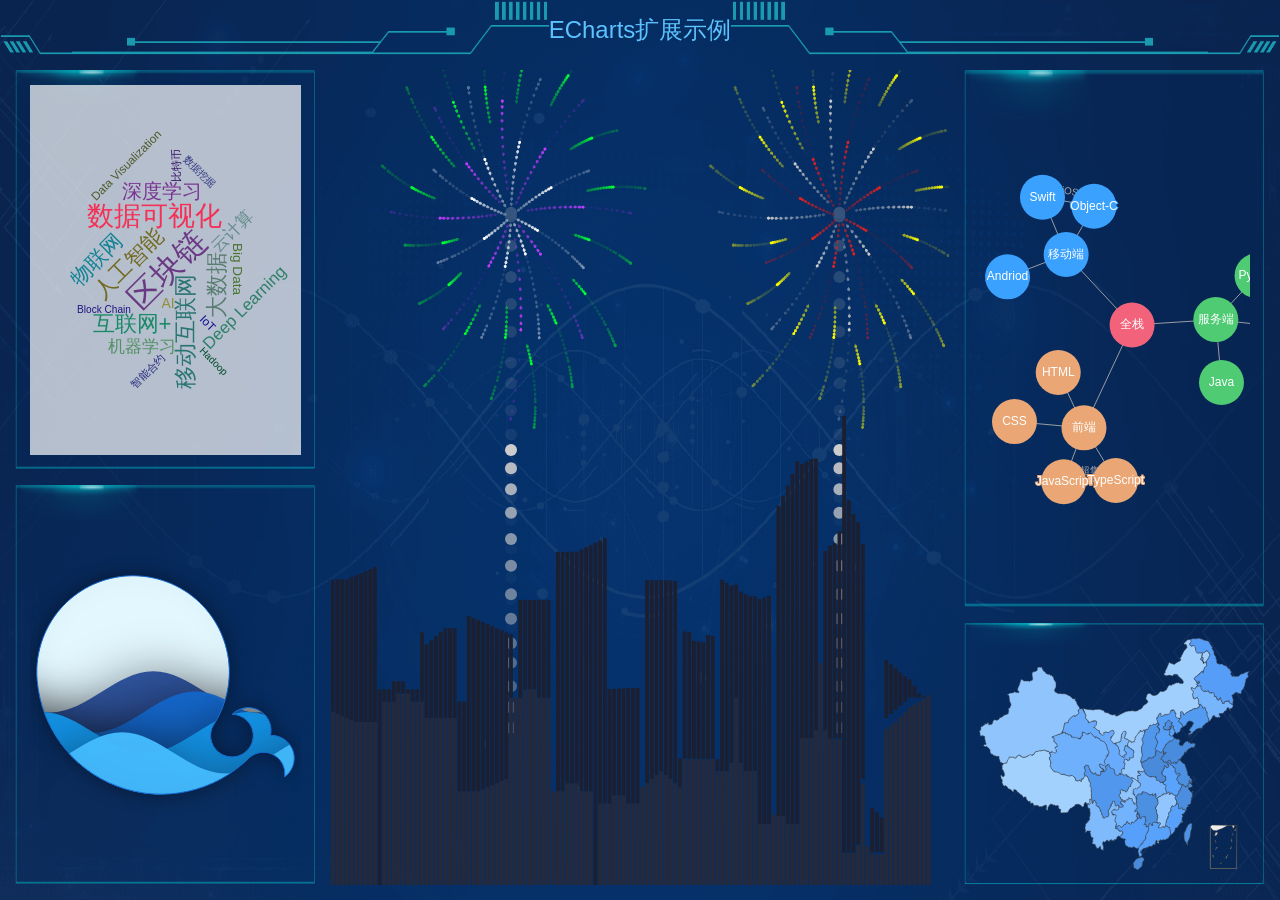
<file: case04/index.html>
<!DOCTYPE html>

<html lang="zh-CN">
	<head>
		<meta charset="utf-8" />
	    <meta name="viewport" content="width=device-width,initial-scale=1,minimum-scale=1,maximum-scale=1,user-scalable=no" />
	    <meta http-equiv="X-UA-Compatible" content="IE=edge, chrome=1" />
		<title>ECharts扩展示例</title>
		<link rel="stylesheet" href="css/bootstrap.min.css" />
		<link rel="stylesheet" href="css/app.css" />
	</head>
	
	<body class="bg06">
		<header class="header">
			<h3>ECharts扩展示例</h3>
		</header>
		
		<div class="wrapper">
			<div class="container-fluid">
				<div class="row fill-h">
					<div class="col-lg-3 fill-h">
						<div class="xpanel-wrapper xpanel-wrapper-1-2">
							<div class="xpanel">
								<div class="fill-h" id="wordChart"></div>
							</div>
						</div>
						<div class="xpanel-wrapper xpanel-wrapper-1-2">
							<div class="xpanel">
								<div class="fill-h" id="ballChart"></div>
							</div>
						</div>
					</div>
					<div class="col-lg-6 fill-h">
						<div class="xpanel-wrapper xpanel-wrapper-1">
							<div class="xpanel no-padding no-bg">
								<div class="fill-h" id="fireworksChart"></div>
							</div>
						</div>
					</div>
					<div class="col-lg-3 fill-h">
						<div class="xpanel-wrapper xpanel-wrapper-2-3">
							<div class="xpanel">
								<div class="fill-h" id="relationChart"></div>
							</div>
						</div>
						<div class="xpanel-wrapper xpanel-wrapper-1-3">
							<div class="xpanel">
								<div class="fill-h" id="mapChart"></div>
							</div>
						</div>
					</div>
				</div>
			</div>
		</div>
		
		<script type="text/javascript" src="js/jquery-3.3.1.min.js"></script>
		<script type="text/javascript" src="js/echarts-3.8.5.min.js"></script>
		<script type="text/javascript" src="js/echarts-wordcloud.min.js"></script>
		<script type="text/javascript" src="js/echarts-liquidfill.min.js"></script>
		<script type="text/javascript" src="js/echarts-map-china.js"></script>
		<script type="text/javascript">
			$(function() {
				/*************** 中国地图 **************/
				//初始化echarts实例
				const mapChart = echarts.init(document.getElementById("mapChart"));
				(function() {
					let data = [
						{"name": "辽宁", "value": 77},
						{"name": "吉林", "value": 42},
						{"name": "黑龙江", "value": 72},
						{"name": "四川", "value": 81},
						{"name": "湖北", "value": 47},
						{"name": "福建", "value": 67},
						{"name": "深圳", "value": 82},
						{"name": "广东", "value": 66},
						{"name": "重庆", "value": 24},
						{"name": "湖南", "value": 92},
						{"name": "上海", "value": 95},
						{"name": "江苏", "value": 91},
						{"name": "浙江", "value": 94},
						{"name": "安徽", "value": 64},
						{"name": "北京", "value": 91},
						{"name": "天津", "value": 65},
						{"name": "山东", "value": 98},
						{"name": "山西", "value": 83},
						{"name": "河南", "value": 100},
						{"name": "河北", "value": 70},
						{"name": "内蒙古", "value": 11},
						{"name": "江西", "value": 23},
						{"name": "贵州", "value": 45},
						{"name": "云南", "value": 36},
						{"name": "西藏", "value": 9},
						{"name": "陕西", "value": 21},
						{"name": "甘肃", "value": 54},
						{"name": "青海", "value": 48},
						{"name": "宁夏", "value": 36},
						{"name": "新疆", "value": 24},
						{"name": "广西", "value": 68},
						{"name": "海南", "value": 99},
						{"name": "台湾", "value": 88}
					];
					
					let opt = {
						visualMap: {
					        show: false,
					        orient: 'horizontal',
					        left: 'left',
					        top: 'top',
					        itemWidth: 5,
					        calculable: true,
					        seriesIndex: [0],
					        inRange: {
					            color: ['#aed8fe', '#57a1fc', '#3a73b8', '#2B32B2']
					        }
					    },
						geo: {
							map: 'china',
					        roam: false, //开启鼠标缩放和漫游
					        zoom: 1, //地图缩放级别
							selectedMode: false, //选中模式：single | multiple
							left: 0,
							right: 0,
							top: 0,
							bottom: 0,
							layoutCenter: ['50%', '50%'], //设置后left/right/top/bottom等属性无效
							//layoutSize: '100%', //保持地图宽高比
					        label: {
					            emphasis: {
					                show: true,
					                textStyle: {
					                	fontSize: 10,
					                	color: '#fff'
					                }
					            }
					        }
						},
						series: [{
							type: 'map',
							geoIndex: 0,
							data: data
						}]
					};
					mapChart.setOption(opt);
				})();
				
				/*************** 烟花秀 **************/
				//初始化echarts实例
				const fireworksChart = echarts.init(document.getElementById("fireworksChart"));
				(function() {
					let r = function(max) {
		                let m = max || 10;
		                return Math.floor(Math.random() * m);
		            };
		
		            let moonAndStars = {
		                type: 'graph',
		                data: (function() {
		                    let moonPosition = {
		                        x: 190,
		                        y: 0.5
		                    }
		                    let moon = [{
		                        symbolSize: 70,
		                        x: moonPosition.x,
		                        y: moonPosition.y
		                    }, {
		                        symbolSize: 60,
		                        x: moonPosition.x - 1.5,
		                        y: moonPosition.y - 1.5,
		                        itemStyle: {
		                            normal: {
		                                color: 'rgb(51, 51, 51)'
		                            }
		                        }
		                    }, {
		                        symbolSize: 0,
		                        x: 0,
		                        y: 0
		                    }, {
		                        symbolSize: 0,
		                        x: 200,
		                        y: 100
		                    }];
		                    let num = 100;
		                    let stars = [];
		                    for (let i = 0; i < num; i++) {
		                        stars.push({
		                            symbolSize: r(3),
		                            x: r(200),
		                            y: r(50)
		                        })
		                    }
		                    return moon.concat(stars);
		                })(),
		                itemStyle: {
		                    normal: {
		                        color: '#ccc'
		                    }
		                },
		                silent: true,
		                z: -1
		            };
		
		            let roofs = [
		                /*三角形*/
		                [1, 2, 3, 4, 5, 4, 3, 2, 1],
		                /*凸*/
		                [2, 2, 2, 4, 4, 4, 2, 2, 2],
		                [2, 2, 2, 4, 20, 4, 2, 2, 2],
		                [10, 9, 8, 7, 6, 5, 4, 3, 2, 1],
		                [6, 6, 6, 6, 6, 5, 4, 3, 2, 1],
		                [0.3, 1, 1.6, 2.5, 3, 3.5, 3.6, 3.7, 3.7, 3.6, 3.5, 3, 2.5, 1.6, 1, 0.3],
		                [6, 6, 6, 6, 6, 2, 2, 2],
		                [6, 5.5, 5, 4.5, 4, 3.5, 3, 2.5, 2, 1.5],
		                [1, 1, 1, 1, 1, 1.5, 2, 2.5, 3, 3.5, 4],
		                [1, 1, 1, 1, 1, 1, 1],
		                [4, 4, 4, 2, 2, 2, 4, 4, 4]
		
		            ];
		            let build = function(height) {
		                let arr = [100];
		                let l = 14;
		                let h = height || 50;
		                let addFloor = function(arr, l) {
		                    let a = [];
		                    for (let i = 0; i < arr.length; i++) {
		                        a.push(arr[i] + l);
		                    }
		                    return a;
		                };
		                for (let i = 0; i < l; i++) {
		                    let newRoof = addFloor(roofs[r(11)], r(h));
		                    if (Math.random() < .5) {
		                        newRoof.reverse()
		                    }
		                    arr = arr.concat(newRoof);
		                    if (Math.random() < .5) {
		                        arr.push(0)
		                    }
		                }
		                return arr;
		            };
		            let building = build();
		            let building2 = (function() {
		                let b = build(100);
		                for(let i = 0; i < b.length; i++) {
		                    if(b[i] > building[i]) {
		                        b[i] = b[i] - building[i];
		                    }
		                }
		                return b;
		            })()
		
		            option = {
		                title: {
		                    text: '',
		                    top: 20,
		                    left: 'center',
		                    textStyle: {
		                        fontSize: 20,
		                        color: '#fff',
		                        fontWeight: 'bold'
		                    }
		                },
		                stack: true,
		                grid: {
		                    bottom: 0,
		                    top: 0,
		                    left: -10,
		                    right: -10
		                },
		                xAxis: {
		                    data: [],
		                    silent: true,
		                    splitLine: {
		                        show: false
		                    },
		                    axisLine: {
		                        show: false
		                    }
		                },
		                yAxis: {
		                    silent: true,
		                    splitLine: {
		                        show: false
		                    },
		                    axisLine: {
		                        show: false
		                    },
		                    axisTick: {
		                        show: false
		                    },
		                    axisLabel: {
		                        show: false
		                    }
		                },
		                series: [{
		                    type: 'bar',
		                    data: building,
		                    itemStyle: {
		                        normal: {
		                            color: 'rgb(38, 41, 57)'
		                        }
		                    },
		                    animationDelay: function(idx) {
		                        return idx * 10;
		                    }
		                }, {
		                    type: 'bar',
		                    data: building2,
		                    itemStyle: {
		                        normal: {
		                            color: 'rgb(28, 31, 47)'
		                        }
		                    },
		                    animationDelay: function(idx) {
		                        return idx * 10 + 300;
		                    }
		                }, {
		                    coordinateSystem: 'cartesian2d',
		                    type: 'lines',
		                    zlevel: 2,
		                    symbolSize: 3,
		                    effect: {
		                        show: true,
		                        period: 1,
		                        trailLength: 0.01,
		                        symbolSize: 5,
		                        symbol: 'pin',
		                        loop: true
		                    },
		                    lineStyle: {
		                        normal: {
		                            color: '#BF3EFF',
		                            opacity: 0.005,
		                            //curveness: -0.05,
		                            width: 0.01,
		                            //opacity: 0.6,
		                            curveness: 0.1
		                        }
		                    },
		                    data: [{
		                        coords: [ // 竖直向上
		                            [40, 166],
		                            [40, 210]
		                        ]
		                    }, { // 水平向右
		                        coords: [
		                            [41, 165],
		                            [65, 165]
		
		                        ]
		                    }, { // 水平向左
		                        coords: [
		                            [39, 165],
		                            [15, 165]
		                        ]
		                    }, { // 垂直向下
		                        coords: [
		                            [40, 164],
		                            [40, 115]
		                        ]
		                    }, { //第一象限
		                        coords: [
		                            [40, 164],
		                            [55, 192]
		                        ]
		                    }, { //第一象限
		                        coords: [
		                            [40, 164],
		                            [56, 175]
		                        ],
		                        lineStyle: {
		                            normal: {
		                                color: '#FFFFFF'
		                            }
		                        }
		                    }, { //第一象限
		                        coords: [
		                            [40, 164],
		                            [46, 197]
		                        ],
		                        lineStyle: {
		                            normal: {
		                                color: '#FFFFFF'
		                            }
		                        }
		                    }, { //第一象限
		                        coords: [
		                            [41, 190],
		                            [47, 215]
		                        ],
		                        lineStyle: {
		                            normal: {
		                                color: '#00FF33'
		                            }
		                        }
		                    }, { //第一象限
		                        coords: [
		                            [48, 190],
		                            [57, 205]
		                        ],
		                        lineStyle: {
		                            normal: {
		                                color: '#00FF33'
		                            }
		                        }
		                    }, { //第一象限
		                        coords: [
		                            [52, 180],
		                            [62, 185]
		                        ],
		                        lineStyle: {
		                            normal: {
		                                color: '#00FF33'
		                            }
		                        }
		                    }, { //第一象限
		                        coords: [
		                            [55, 170],
		                            [68, 171]
		                        ],
		                        lineStyle: {
		                            normal: {
		                                color: '#00FF33'
		                            }
		                        }
		                    }, { //第二象限
		                        coords: [
		                            [39, 166],
		                            [24, 190]
		                        ]
		                    }, { //第二象限
		                        coords: [
		                            [40, 164],
		                            [24, 175]
		                        ],
		                        lineStyle: {
		                            normal: {
		                                color: '#FFFFFF'
		                            }
		                        }
		                    }, { //第二象限
		                        coords: [
		                            [40, 164],
		                            [31, 195]
		                        ],
		                        lineStyle: {
		                            normal: {
		                                color: '#FFFFFF'
		                            }
		                        }
		                    }, { //第二象限
		                        coords: [
		                            [25, 168],
		                            [13, 176]
		                        ],
		                        lineStyle: {
		                            normal: {
		                                color: '#00FF33'
		                            }
		                        }
		                    }, { //第二象限
		                        coords: [
		                            [29, 175],
		                            [18, 195]
		                        ],
		                        lineStyle: {
		                            normal: {
		                                color: '#00FF33'
		                            }
		                        }
		                    }, { //第二象限
		                        coords: [
		                            [33, 179],
		                            [24, 210]
		                        ],
		                        lineStyle: {
		                            normal: {
		                                color: '#00FF33'
		                            }
		                        }
		                    }, { //第二象限
		                        coords: [
		                            [36, 185],
		                            [35, 210]
		                        ],
		                        lineStyle: {
		                            normal: {
		                                color: '#00FF33'
		                            }
		                        }
		                    }, { //第三象限
		                        coords: [
		                            [40, 164],
		                            [26, 137]
		                        ]
		                    }, { //第三象限
		                        coords: [
		                            [40, 164],
		                            [34, 135]
		                        ],
		                        lineStyle: {
		                            normal: {
		                                color: '#FFFFFF'
		                            }
		                        }
		                    }, { //第三象限
		                        coords: [
		                            [40, 164],
		                            [25, 153]
		                        ],
		                        lineStyle: {
		                            normal: {
		                                color: '#FFFFFF'
		                            }
		                        }
		                    }, { //第三象限
		                        coords: [
		                            [39, 144],
		                            [36, 120]
		                        ],
		                        lineStyle: {
		                            normal: {
		                                color: '#00FF33'
		                            }
		                        }
		                    }, { //第三象限
		                        coords: [
		                            [34, 144],
		                            [22, 123]
		                        ],
		                        lineStyle: {
		                            normal: {
		                                color: '#00FF33'
		                            }
		                        }
		                    }, { //第三象限
		                        coords: [
		                            [30, 151],
		                            [21, 143]
		                        ],
		                        lineStyle: {
		                            normal: {
		                                color: '#00FF33'
		                            }
		                        }
		                    }, { //第三象限
		                        coords: [
		                            [30, 159],
		                            [18, 157]
		                        ],
		                        lineStyle: {
		                            normal: {
		                                color: '#00FF33'
		                            }
		                        }
		                    }, { // 第四象限
		                        coords: [
		                            [40, 164],
		                            [55, 135]
		                        ]
		                    }, { // 第四象限
		                        coords: [
		                            [40, 164],
		                            [55, 152]
		                        ],
		                        lineStyle: {
		                            normal: {
		                                color: '#FFFFFF'
		                            }
		                        }
		                    }, { // 第四象限
		                        coords: [
		                            [40, 164],
		                            [46, 135]
		                        ],
		                        lineStyle: {
		                            normal: {
		                                color: '#FFFFFF'
		                            }
		                        }
		                    }, { //第四象限
		                        coords: [
		                            [52, 160],
		                            [65, 153]
		                        ],
		                        lineStyle: {
		                            normal: {
		                                color: '#00FF33'
		                            }
		                        }
		                    }, { //第四象限
		                        coords: [
		                            [52, 150],
		                            [62, 133]
		                        ],
		                        lineStyle: {
		                            normal: {
		                                color: '#00FF33'
		                            }
		                        }
		                    }, { //第四象限
		                        coords: [
		                            [47, 144],
		                            [53, 123]
		                        ],
		                        lineStyle: {
		                            normal: {
		                                color: '#00FF33'
		                            }
		                        }
		                    }, { //第四象限
		                        coords: [
		                            [43, 134],
		                            [45, 113]
		                        ],
		                        lineStyle: {
		                            normal: {
		                                color: '#00FF33'
		                            }
		                        }
		                    }, ],
		                    animationDelay: 1100
		                }, {
		                    coordinateSystem: 'cartesian2d',
		                    type: 'lines',
		                    zlevel: -2,
		                    effect: {
		                        show: true,
		                        period: 1,
		                        trailLength: 0.01,
		                        symbolSize: 12,
		                        symbol: 'circle',
		                        loop: true
		                    },
		                    lineStyle: {
		                        normal: {
		                            color: '#ccc',
		                            opacity: 0,
		                            curveness: 0
		                        }
		                    },
		                    data: [{
		                        coords: [
		                            [40, 25],
		                            [40, 165]
		                        ]
		                    }],
		                    animationDelay: 1100
		                }, {
		                    coordinateSystem: 'cartesian2d',
		                    type: 'lines',
		                    zlevel: -2,
		                    effect: {
		                        show: true,
		                        period: 1,
		                        trailLength: 0.01,
		                        symbolSize: 12,
		                        symbol: 'circle',
		                        loop: true
		                    },
		                    lineStyle: {
		                        normal: {
		                            color: '#ccc',
		                            opacity: 0,
		                            curveness: 0
		                        }
		                    },
		                    data: [{
		                        coords: [
		                            [110, 25],
		                            [110, 165]
		                        ]
		                    }],
		                    animationDelay: 1100
		                }, {
		                    coordinateSystem: 'cartesian2d',
		                    type: 'lines',
		                    zlevel: 2,
		                    symbolSize: 3,
		                    effect: {
		                        show: true,
		                        period: 1,
		                        trailLength: 0.01,
		                        symbolSize: 5,
		                        symbol: 'pin',
		                        loop: true
		                    },
		                    lineStyle: {
		                        normal: {
		                            color: '#ccc',
		                            opacity: 0.02,
		                            //curveness: -0.05,
		                            width: 0.01,
		                            //opacity: 0.6,
		                            curveness: 0.1
		                        }
		                    },
		                    data: [{
		                        coords: [ // 竖直向上
		                            [110, 166],
		                            [110, 210]
		                        ]
		                    }, { // 水平向右
		                        coords: [
		                            [111, 165],
		                            [135, 165]
		
		                        ]
		                    }, { // 水平向左
		                        coords: [
		                            [109, 165],
		                            [85, 165]
		                        ]
		                    }, { // 垂直向下
		                        coords: [
		                            [110, 164],
		                            [110, 115]
		                        ]
		                    }, { //第一象限
		                        coords: [
		                            [110, 164],
		                            [125, 192]
		                        ]
		                    }, { //第一象限
		                        coords: [
		                            [110, 164],
		                            [126, 175]
		                        ],
		                        lineStyle: {
		                            normal: {
		                                color: '#DD2222'
		                            }
		                        }
		                    }, { //第一象限
		                        coords: [
		                            [110, 164],
		                            [116, 197]
		                        ],
		                        lineStyle: {
		                            normal: {
		                                color: '#DD2222'
		                            }
		                        }
		                    }, { //第一象限
		                        coords: [
		                            [111, 190],
		                            [117, 215]
		                        ],
		                        lineStyle: {
		                            normal: {
		                                color: '#FFFF00'
		                            }
		                        }
		                    }, { //第一象限
		                        coords: [
		                            [118, 190],
		                            [127, 205]
		                        ],
		                        lineStyle: {
		                            normal: {
		                                color: '#FFFF00'
		                            }
		                        }
		                    }, { //第一象限
		                        coords: [
		                            [122, 180],
		                            [132, 185]
		                        ],
		                        lineStyle: {
		                            normal: {
		                                color: '#FFFF00'
		                            }
		                        }
		                    }, { //第一象限
		                        coords: [
		                            [125, 170],
		                            [138, 171]
		                        ],
		                        lineStyle: {
		                            normal: {
		                                color: '#FFFF00'
		                            }
		                        }
		                    }, { //第二象限
		                        coords: [
		                            [109, 166],
		                            [94, 190]
		                        ]
		                    }, { //第二象限
		                        coords: [
		                            [110, 164],
		                            [94, 175]
		                        ],
		                        lineStyle: {
		                            normal: {
		                                color: '#DD2222'
		                            }
		                        }
		                    }, { //第二象限
		                        coords: [
		                            [110, 164],
		                            [101, 195]
		                        ],
		                        lineStyle: {
		                            normal: {
		                                color: '#DD2222'
		                            }
		                        }
		                    }, { //第二象限
		                        coords: [
		                            [95, 168],
		                            [83, 176]
		                        ],
		                        lineStyle: {
		                            normal: {
		                                color: '#FFFF00'
		                            }
		                        }
		                    }, { //第二象限
		                        coords: [
		                            [99, 175],
		                            [88, 195]
		                        ],
		                        lineStyle: {
		                            normal: {
		                                color: '#FFFF00'
		                            }
		                        }
		                    }, { //第二象限
		                        coords: [
		                            [103, 179],
		                            [94, 210]
		                        ],
		                        lineStyle: {
		                            normal: {
		                                color: '#FFFF00'
		                            }
		                        }
		                    }, { //第二象限
		                        coords: [
		                            [106, 185],
		                            [105, 210]
		                        ],
		                        lineStyle: {
		                            normal: {
		                                color: '#FFFF00'
		                            }
		                        }
		                    }, { //第三象限
		                        coords: [
		                            [110, 164],
		                            [96, 137]
		                        ]
		                    }, { //第三象限
		                        coords: [
		                            [110, 164],
		                            [104, 135]
		                        ],
		                        lineStyle: {
		                            normal: {
		                                color: '#DD2222'
		                            }
		                        }
		                    }, { //第三象限
		                        coords: [
		                            [110, 164],
		                            [95, 153]
		                        ],
		                        lineStyle: {
		                            normal: {
		                                color: '#DD2222'
		                            }
		                        }
		                    }, { //第三象限
		                        coords: [
		                            [109, 144],
		                            [106, 120]
		                        ],
		                        lineStyle: {
		                            normal: {
		                                color: '#FFFF00'
		                            }
		                        }
		                    }, { //第三象限
		                        coords: [
		                            [104, 144],
		                            [92, 123]
		                        ],
		                        lineStyle: {
		                            normal: {
		                                color: '#FFFF00'
		                            }
		                        }
		                    }, { //第三象限
		                        coords: [
		                            [100, 151],
		                            [91, 143]
		                        ],
		                        lineStyle: {
		                            normal: {
		                                color: '#FFFF00'
		                            }
		                        }
		                    }, { //第三象限
		                        coords: [
		                            [100, 159],
		                            [88, 157]
		                        ],
		                        lineStyle: {
		                            normal: {
		                                color: '#FFFF00'
		                            }
		                        }
		                    }, { // 第四象限
		                        coords: [
		                            [110, 164],
		                            [125, 135]
		                        ]
		                    }, { // 第四象限
		                        coords: [
		                            [110, 164],
		                            [125, 152]
		                        ],
		                        lineStyle: {
		                            normal: {
		                                color: '#DD2222'
		                            }
		                        }
		                    }, { // 第四象限
		                        coords: [
		                            [110, 164], // 红色象限位置错乱 由 [555, 164] 改为[110, 164]
		                            [116, 135]
		                        ],
		                        lineStyle: {
		                            normal: {
		                                color: '#DD2222'
		                            }
		                        }
		                    }, { //第四象限
		                        coords: [
		                            [122, 160],
		                            [135, 153]
		                        ],
		                        lineStyle: {
		                            normal: {
		                                color: '#FFFF00'
		                            }
		                        }
		                    }, { //第四象限
		                        coords: [
		                            [122, 150],
		                            [132, 133]
		                        ],
		                        lineStyle: {
		                            normal: {
		                                color: '#FFFF00'
		                            }
		                        }
		                    }, { //第四象限
		                        coords: [
		                            [117, 144],
		                            [123, 123]
		                        ],
		                        lineStyle: {
		                            normal: {
		                                color: '#FFFF00'
		                            }
		                        }
		                    }, { //第四象限
		                        coords: [
		                            [113, 134],
		                            [115, 113]
		                        ],
		                        lineStyle: {
		                            normal: {
		                                color: '#FFFF00'
		                            }
		                        }
		                    }, ],
		                    animationDelay: 1100
		                }],
		                animationEasing: 'elasticOut',
		                animationDelayUpdate: function(idx) {
		                    return idx * 5;
		                }
		            };
		            
		            fireworksChart.setOption(option);
				})();
				
				/*************** 关系图 **************/
				//初始化echarts实例
				const relationChart = echarts.init(document.getElementById("relationChart"));
				const relationOpt = {
				    animationDurationUpdate: 1500,
				    animationEasingUpdate: 'quinticInOut',
				    label: {
				        normal: {
				            show: true,
				            textStyle: {
				                fontSize: 12
				            }
				        }
				    },
				    series: [{
			            type: 'graph',
			            symbolSize: 45,
			            focusNodeAdjacency: true,
			            roam: true,
			            layout: 'force',
			            force: {
			                repulsion: 320 //斥力因子，值越大，斥力越大
			            },
			            label: {
			                normal: {
			                    show: true,
			                    textStyle: {
			                        fontSize: 12
			                    },
			                }
			            },
			            edgeSymbolSize: [4, 50],
			            edgeLabel: {
			                normal: {
			                    show: true,
			                    textStyle: {
			                        fontSize: 10
			                    },
			                    formatter: "{c}"
			                }
			            },
			            categories: [{
			            	name: '全栈',
			            	itemStyle: {
			            		normal: {
			            			color: '#f2637b'
			            		}
			            	}
			            }, {
			                name: '前端',
			                itemStyle: {
			                    normal: {
			                        color: "#eaa674",
			                    }
			                }
			            }, {
			                name: '移动端',
			                itemStyle: {
			                    normal: {
			                        color: "#3aa1ff",
			                    }
			                }
			            }, {
			                name: '服务端',
			                itemStyle: {
			                    normal: {
			                        color: "#4ecb73",
			                    }
			                }
			            }],
			            data: [{
			            	name: '全栈',
			            	category: 0,
			            	draggable: true
			            }, {
			            	name: '前端',
			            	category: 1,
			            	draggable: true
			            }, {
			            	name: '移动端',
			            	category: 2,
			            	draggable: true
			            }, {
			            	name: '服务端',
			            	category: 3,
			            	draggable: true
			            }, {
			                name: 'HTML',
			                category: 1,
			                draggable: true,
			            }, {
			                name: 'CSS',
			                category: 1,
			                draggable: true,
			            }, {
			                name: 'JavaScript',
			                category: 1,
			                draggable: true,
			            }, {
			                name: 'TypeScript',
			                category: 1,
			                draggable: true,
			            }, {
			                name: 'Java',
			                category: 3,
			                draggable: true,
			            }, {
			                name: 'PHP',
			                category: 3,
			                draggable: true,
			            }, {
			                name: 'Python',
			                category: 3,
			                draggable: true,
			            }, {
			                name: 'Andriod',
			                category: 2,
			                draggable: true,
			            }, {
			                name: 'Object-C',
			                category: 2,
			                draggable: true,
			            }, {
			                name: 'Swift',
			                category: 2,
			                draggable: true,
			            }],
			            links: [{
			            	source: 0,
			                target: 1,
			                value: ''
			            }, {
			            	source: 0,
			                target: 2,
			                value: ''
			            }, {
			            	source: 0,
			                target: 3,
			                value: ''
			            }, {
			                source: 1,
			                target: 4,
			                value: ''
			            }, {
			            	source: 1,
			                target: 5,
			                value: ''
			            }, {
			            	source: 1,
			                target: 6,
			                value: ''
			            }, {
			            	source: 1,
			                target: 7,
			                value: ''
			            }, {
			                source: 6,
			                target: 7,
			                value: '超集'
			            }, {
			            	source: 3,
			                target: 8,
			                value: ''
			            }, {
			            	source: 3,
			                target: 9,
			                value: ''
			            }, {
			            	source: 3,
			                target: 10,
			                value: ''
			            }, {
			            	source: 9,
			                target: 10,
			                value: '脚本'
			            }, {
			            	source: 2,
			                target: 11,
			                value: ''
			            }, {
			            	source: 2,
			                target: 12,
			                value: ''
			            }, {
			            	source: 2,
			                target: 13,
			                value: ''
			            }, {
			            	source: 12,
			                target: 13,
			                value: 'iOS'
			            }],
			            lineStyle: {
			                normal: {
			                    opacity: 0.9,
			                    width: 1,
			                    curveness: 0
			                }
			            }
				    }]
				};
				relationChart.setOption(relationOpt);
				
				/*************** 水球 **************/
				//https://github.com/ecomfe/echarts-liquidfill
				//初始化echarts实例
				const ballChart= echarts.init(document.getElementById("ballChart"));
				const ballOpt = {
					series: [{
				        type: 'liquidFill',
				        radius: '95%',
				        label: {
				        	show: false
				        },
				        shape: 'path://M367.855,428.202c-3.674-1.385-7.452-1.966-11.146-1.794c0.659-2.922,0.844-5.85,0.58-8.719 c-0.937-10.407-7.663-19.864-18.063-23.834c-10.697-4.043-22.298-1.168-29.902,6.403c3.015,0.026,6.074,0.594,9.035,1.728 c13.626,5.151,20.465,20.379,15.32,34.004c-1.905,5.02-5.177,9.115-9.22,12.05c-6.951,4.992-16.19,6.536-24.777,3.271 c-13.625-5.137-20.471-20.371-15.32-34.004c0.673-1.768,1.523-3.423,2.526-4.992h-0.014c0,0,0,0,0,0.014 c4.386-6.853,8.145-14.279,11.146-22.187c23.294-61.505-7.689-130.278-69.215-153.579c-61.532-23.293-130.279,7.69-153.579,69.202 c-6.371,16.785-8.679,34.097-7.426,50.901c0.026,0.554,0.079,1.121,0.132,1.688c4.973,57.107,41.767,109.148,98.945,130.793 c58.162,22.008,121.303,6.529,162.839-34.465c7.103-6.893,17.826-9.444,27.679-5.719c11.858,4.491,18.565,16.6,16.719,28.643 c4.438-3.126,8.033-7.564,10.117-13.045C389.751,449.992,382.411,433.709,367.855,428.202z',
				        outline: {
				            show: false
				        },
				        backgroundStyle: {
				            borderColor: '#156ACF',
				            borderWidth: 1,
				            shadowColor: 'rgba(0, 0, 0, 0.4)',
				            shadowBlur: 20
				        },
				        data: [0.6, 0.5, 0.4, 0.3]
				    }]
				};
				ballChart.setOption(ballOpt);
				
				/*************** 词云 **************/
				//https://github.com/ecomfe/echarts-wordcloud
				//初始化echarts实例
				const wordChart= echarts.init(document.getElementById("wordChart"));
				const wordOpt = {
				    series: [{
				        type: 'wordCloud',
				        shape: 'circle', //circle cardioid diamond triangle-forward triangle
				       	left: 0,
				       	right: 0,
				       	top: 0,
				       	right: 0,
				       	width: '100%',
				       	height: '100%',
				        gridSize: 0, //值越大，word间的距离越大，单位像素
				        sizeRange: [10, 32], //word的字体大小区间，单位像素
				        rotationRange: [-90, 90], //word的可旋转角度区间
				        textStyle: {
				            normal: {
				                color: function() {
				                    return 'rgb(' + [
				                        Math.round(Math.random() * 160),
				                        Math.round(Math.random() * 160),
				                        Math.round(Math.random() * 160)
				                    ].join(',') + ')';
				                }
				            },
				            emphasis: {
				                shadowBlur: 2,
				                shadowColor: '#000'
				            }
				        },
				        data: [{
				            name: '数据可视化',
				            value: 3000,
				            textStyle: {
				            	normal: {color: '#f52f55'},
				            	emphasis: {}
				            }
				        }, {
				            name: '大数据',
				            value: 2181
				        }, {
				            name: '云计算',
				            value: 1386
				        }, {
				            name: '物联网',
				            value: 2055
				        }, {
				            name: '移动互联网',
				            value: 2467
				        }, {
				            name: '人工智能',
				            value: 2244
				        }, {
				            name: '深度学习',
				            value: 1898
				        }, {
				            name: '机器学习',
				            value: 1484
				        }, {
				            name: '区块链',
				            value: 3865
				        }, {
				            name: 'AI',
				            value: 897
				        }, {
				            name: 'Big Data',
				            value: 847
				        }, {
				            name: 'Deep Learning',
				            value: 1366
				        }, {
				            name: 'IoT',
				            value: 555
				        }, {
				            name: 'Data Visualization',
				            value: 550
				        }, {
				            name: '互联网+',
				            value: 2222
				        }, {
				            name: '智能合约',
				            value: 366
				        }, {
				            name: '比特币',
				            value: 360
				        }, {
				            name: 'Block Chain',
				            value: 282
				        }, {
				            name: '数据挖掘',
				            value: 273
				        }, {
				            name: 'Hadoop',
				            value: 265
				        }]
				    }],
				    backgroundColor: 'rgba(255, 255, 255, 0.7)'
				};
				wordChart.setOption(wordOpt);
				
				/********** 窗口大小改变时，重置报表大小 ********************/
				window.onresize = function() {
					wordChart.resize();
					ballChart.resize();
					relationChart.resize();
					fireworksChart.resize();
					mapChart.resize();
				};
			});
		</script>
	</body>
</html>
</file>
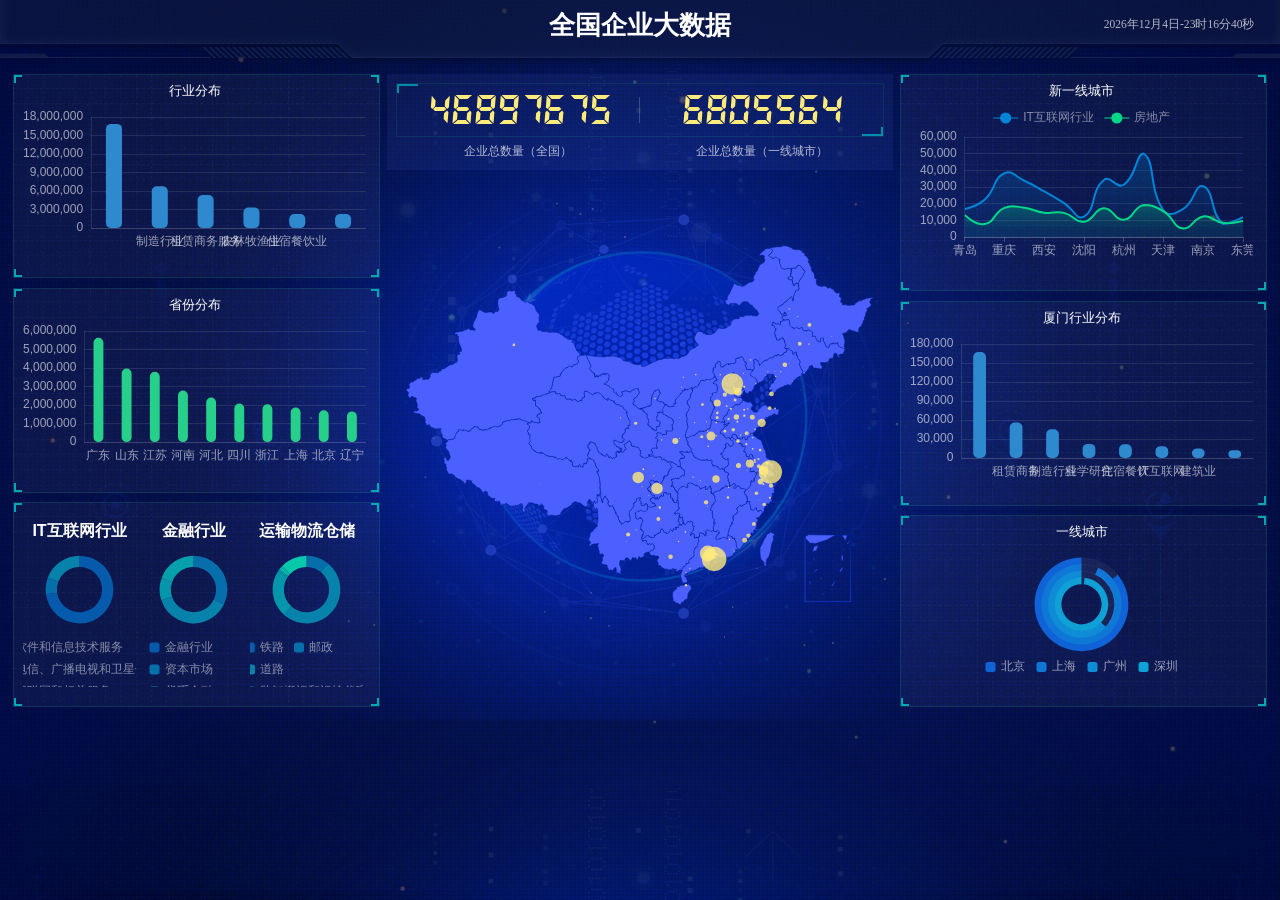
<file: case05/index.html>
﻿<!doctype html>
<html>
<head>
    <meta charset="utf-8">
    <title>index</title>
    <script type="text/javascript" src="./static/js/jquery.js"></script>
    <link rel="stylesheet" href="./static/css/comon0.css">
</head>
<script>
	$(window).load(function(){
             $(".loading").fadeOut()
            })

/****/
$(document).ready(function(){
	var whei=$(window).width()
	$("html").css({fontSize:whei/20})
	$(window).resize(function(){
		var whei=$(window).width()
	 $("html").css({fontSize:whei/20})
});
	});






</script>
<script type="text/javascript" src="./static/js/echarts.min.js"></script>
<script type="text/javascript" src="./static/js/china.js"></script>

<body>
<div class="canvas" style="opacity: .2">
    <iframe frameborder="0" src="./static/js/index.html" style="width: 100%; height: 100%"></iframe>
</div>
<div class="loading">
    <div class="loadbox"><img src="./static/picture/loading.gif"> 页面加载中...</div>
</div>
<div class="head">
    <h1>全国企业大数据</h1>
    <div class="weather">
        <!--        <img src="picture/weather.png"><span>多云转小雨</span>-->
        <span id="showTime"></span>
    </div>

    <script>
var t = null;
    t = setTimeout(time,1000);//開始运行
    function time()
    {
       clearTimeout(t);//清除定时器
       dt = new Date();
		var y=dt.getFullYear();
		var mt=dt.getMonth()+1;
		var day=dt.getDate();
       var h=dt.getHours();//获取时
       var m=dt.getMinutes();//获取分
       var s=dt.getSeconds();//获取秒
       document.getElementById("showTime").innerHTML = y+"年"+mt+"月"+day+"日"+"-"+h+"时"+m+"分"+s+"秒";
       t = setTimeout(time,1000); //设定定时器，循环运行
    }



    </script>


</div>
<div class="mainbox">
    <ul class="clearfix">
        <li>
            <div class="boxall" style="height: 3.2rem">
                <div class="alltitle">行业分布</div>
                <div class="allnav" id="echart1"></div>
                <div class="boxfoot"></div>
            </div>
            <div class="boxall" style="height: 3.2rem">
                <div class="alltitle">省份分布</div>
                <div class="allnav" id="echart2"></div>
                <div class="boxfoot"></div>
            </div>
            <div class="boxall" style="height: 3.2rem">
                <div style="height:100%; width: 100%;">
                    <div class="sy" id="fb1"></div>
                    <div class="sy" id="fb2"></div>
                    <div class="sy" id="fb3"></div>
                </div>
                <div class="boxfoot">

                </div>
            </div>
        </li>
        <li>
            <div class="bar">
                <div class="barbox">
                    <ul class="clearfix">
                        <li class="pulll_left counter">46897675</li>
                        <li class="pulll_left counter">6805564</li>
                    </ul>
                </div>
                <div class="barbox2">
                    <ul class="clearfix">
                        <li class="pulll_left">企业总数量（全国）</li>
                        <li class="pulll_left">企业总数量（一线城市）</li>
                    </ul>
                </div>
            </div>
            <div class="map">
                <div class="map1"><img src="./static/picture/lbx.png"></div>
                <div class="map2"><img src="./static/picture/jt.png"></div>
                <div class="map3"><img src="./static/picture/map.png"></div>
                <div class="map4" id="map_1"></div>
            </div>
        </li>
        <li>
            <div class="boxall" style="height:3.4rem">
                <div class="alltitle">新一线城市</div>
                <div class="allnav" id="echart4"></div>
                <div class="boxfoot"></div>
            </div>
            <div class="boxall" style="height: 3.2rem">
                <div class="alltitle">厦门行业分布</div>
                <div class="allnav" id="echart5"></div>
                <div class="boxfoot"></div>
            </div>
            <div class="boxall" style="height: 3rem">
                <div class="alltitle">一线城市</div>
                <div class="allnav" id="echart6"></div>
                <div class="boxfoot"></div>
            </div>
        </li>
    </ul>
</div>
<div class="back"></div>

<!--echart1-->
<script>
$(function echarts_1() {
        // 基于准备好的dom，初始化echarts实例
        var myChart = echarts.init(document.getElementById('echart1'));

       option = {
  //  backgroundColor: '#00265f',
    tooltip: {
        trigger: 'axis',
        axisPointer: {
            type: 'shadow'
        }
    },
    grid: {
        left: '0%',
		top:'10px',
        right: '0%',
        bottom: '4%',
       containLabel: true
    },
    xAxis: [{
        type: 'category',
      		data: ['批发零售业', '制造行业', '租赁商务服务', '农林牧渔业', '住宿餐饮业', '建筑业'],
        axisLine: {
            show: true,
         lineStyle: {
                color: "rgba(255,255,255,.1)",
                width: 1,
                type: "solid"
            },
        },

        axisTick: {
            show: false,
        },
		axisLabel:  {
                interval: 0,
               // rotate:50,
                show: true,
                splitNumber: 15,
                textStyle: {
 					color: "rgba(255,255,255,.6)",
                    fontSize: '12',
                },
            },
    }],
    yAxis: [{
        type: 'value',
        axisLabel: {
           //formatter: '{value} %'
			show:true,
			 textStyle: {
 					color: "rgba(255,255,255,.6)",
                    fontSize: '12',
                },
        },
        axisTick: {
            show: false,
        },
        axisLine: {
            show: true,
            lineStyle: {
                color: "rgba(255,255,255,.1	)",
                width: 1,
                type: "solid"
            },
        },
        splitLine: {
            lineStyle: {
               color: "rgba(255,255,255,.1)",
            }
        }
    }],
    series: [
		{
        type: 'bar',
        data: [16881396, 6780200, 5358030, 3335899, 2284813, 2267361],
        barWidth:'35%', //柱子宽度
       // barGap: 1, //柱子之间间距
        itemStyle: {
            normal: {
                color:'#2f89cf',
                opacity: 1,
				barBorderRadius: 5,
            }
        }
    }

	]
};

        // 使用刚指定的配置项和数据显示图表。
        myChart.setOption(option);
        window.addEventListener("resize",function(){
            myChart.resize();
        });
    })






</script>
<!--echart2-->
<script>
  $(function echarts_2() {
        // 基于准备好的dom，初始化echarts实例
        var myChart = echarts.init(document.getElementById('echart2'));

       option = {
  //  backgroundColor: '#00265f',
    tooltip: {
        trigger: 'axis',
        axisPointer: { type: 'shadow'}
    },
    grid: {
        left: '0%',
		top:'10px',
        right: '0%',
        bottom: '4%',
       containLabel: true
    },
    xAxis: [{
        type: 'category',
      		data: ['广东', '山东', '江苏', '河南', '河北', '四川', '浙江', '上海', '北京', '辽宁'],
        axisLine: {
            show: true,
         lineStyle: {
                color: "rgba(255,255,255,.1)",
                width: 1,
                type: "solid"
            },
        },

        axisTick: {
            show: false,
        },
		axisLabel:  {
                interval: 0,
               // rotate:50,
                show: true,
                splitNumber: 15,
                textStyle: {
 					color: "rgba(255,255,255,.6)",
                    fontSize: '12',
                },
            },
    }],
    yAxis: [{
        type: 'value',
        axisLabel: {
           //formatter: '{value} %'
			show:true,
			 textStyle: {
 					color: "rgba(255,255,255,.6)",
                    fontSize: '12',
                },
        },
        axisTick: {
            show: false,
        },
        axisLine: {
            show: true,
            lineStyle: {
                color: "rgba(255,255,255,.1	)",
                width: 1,
                type: "solid"
            },
        },
        splitLine: {
            lineStyle: {
               color: "rgba(255,255,255,.1)",
            }
        }
    }],
    series: [
		{

        type: 'bar',
        data: [5635811, 3972598, 3793522, 2787866, 2402739, 2083448, 2047431, 1863549, 1717739, 1658253],
        barWidth:'35%', //柱子宽度
       // barGap: 1, //柱子之间间距
        itemStyle: {
            normal: {
                color:'#27d08a',
                opacity: 1,
				barBorderRadius: 5,
            }
        }
    }

	]
};

        // 使用刚指定的配置项和数据显示图表。
        myChart.setOption(option);
        window.addEventListener("resize",function(){
            myChart.resize();
        });
    })







</script>
<!--echarts3_1-->
<script>
$(function echarts_31() {
    // 基于准备好的dom，初始化echarts实例
    var myChart = echarts.init(document.getElementById('fb1'));
    option = {
	    title: [{
        text: 'IT互联网行业',
        left: 'center',
        textStyle: {
            color: '#fff',
			fontSize:'16'
        }
    }],
    tooltip: {
        trigger: 'item',
        formatter: "{a} <br/>{b}: {c} ({d}%)",
        position:function(p){   //其中p为当前鼠标的位置
        return [p[0] + 10, p[1] - 10];
        }
    },
    legend: {
        top:'70%',
        itemWidth: 10,
        itemHeight: 10,
        data:['软件和信息技术服务', '电信、广播电视和卫星传输', '互联网和相关服务'],
        textStyle: {
            color: 'rgba(255,255,255,.5)',
            fontSize:'12',
        }
    },
    series: [
        {
        	name:'IT互联网行业',
            type:'pie',
			center: ['50%', '42%'],
            radius: ['40%', '60%'],
                  color: ['#065aab', '#066eab', '#0682ab', '#0696ab', '#06a0ab','#06b4ab','#06c8ab','#06dcab','#06f0ab'],
            label: {show:false},
			labelLine: {show:false},
            data:[{'name': '软件和信息技术服务', 'value': 977084}, {'name': '电信、广播电视和卫星传输', 'value': 106294}, {'name': '互联网和相关服务', 'value': 258712}]
        }
    ]
};
    // 使用刚指定的配置项和数据显示图表。
    myChart.setOption(option);
    window.addEventListener("resize",function(){
        myChart.resize();
    });
})


</script>
<!--echarts3_2-->
<script>
$(function echarts_32() {
    // 基于准备好的dom，初始化echarts实例
    var myChart = echarts.init(document.getElementById('fb2'));
    option = {
	    title: [{
        text: '金融行业',
        left: 'center',
        textStyle: {
            color: '#fff',
			fontSize:'16'
        }

    }],
    tooltip: {
        trigger: 'item',
        formatter: "{a} <br/>{b}: {c} ({d}%)",
        position:function(p){   //其中p为当前鼠标的位置
            return [p[0] + 10, p[1] - 10];
        }
    },
    legend: {
        top:'70%',
        itemWidth: 10,
        itemHeight: 10,
        data:['金融行业', '资本市场', '货币金融', '其他', '保险'],
        textStyle: {
        color: 'rgba(255,255,255,.5)',
		fontSize:'12',
        }
    },
    series: [
        {
        	name:'金融行业',
            type:'pie',
			center: ['50%', '42%'],
            radius: ['40%', '60%'],
            color: ['#065aab', '#066eab', '#0682ab', '#0696ab', '#06a0ab','#06b4ab','#06c8ab','#06dcab','#06f0ab'],
            label: {show:false},
			labelLine: {show:false},
            data:[{'name': '金融行业', 'value': 45}, {'name': '资本市场', 'value': 172467}, {'name': '货币金融', 'value': 202444}, {'name': '其他', 'value': 57077}, {'name': '保险', 'value': 104538}]
        }
    ]
};

// 使用刚指定的配置项和数据显示图表。
myChart.setOption(option);
window.addEventListener("resize",function(){
    myChart.resize();
});
})


</script>
<!--echarts3_3-->
<script>
$(function echarts_33() {
    // 基于准备好的dom，初始化echarts实例
    var myChart = echarts.init(document.getElementById('fb3'));
    option = {
        title: [{
        text: '运输物流仓储',
        left: 'center',
        textStyle: {
            color: '#fff',
            fontSize:'16'
        }
    }],
    tooltip: {
        trigger: 'item',
        formatter: "{a} <br/>{b}: {c} ({d}%)",
        position:function(p){   //其中p为当前鼠标的位置
            return [p[0] + 10, p[1] - 10];
        }
    },
    legend: {
    top:'70%',
        itemWidth: 10,
        itemHeight: 10,
        data:['铁路', '邮政', '道路', '装卸搬运和运输代理', '航空', '水运', '仓储'],
        textStyle: {
            color: 'rgba(255,255,255,.5)',
			fontSize:'12',
        }
    },
    series: [
        {
        	name:'运输物流仓储',
            type:'pie',
			center: ['50%', '42%'],
            radius: ['40%', '60%'],
            color: ['#065aab', '#066eab', '#0682ab', '#0696ab', '#06a0ab','#06b4ab','#06c8ab','#06dcab','#06f0ab'],
            label: {show:false},
			labelLine: {show:false},
            data:[{'name': '铁路', 'value': 3331}, {'name': '邮政', 'value': 118877}, {'name': '道路', 'value': 564787}, {'name': '装卸搬运和运输代理', 'value': 253375}, {'name': '航空', 'value': 8060}, {'name': '水运', 'value': 22755}, {'name': '仓储', 'value': 143798}]
        }
    ]
};

        // 使用刚指定的配置项和数据显示图表。
        myChart.setOption(option);
        window.addEventListener("resize",function(){
            myChart.resize();
        });
    })





</script>
<!--echarts4-->
<script>
$(function echarts_4() {
    // 基于准备好的dom，初始化echarts实例
    var myChart = echarts.init(document.getElementById('echart4'));
    option = {
	    tooltip: {
        trigger: 'axis',
        axisPointer: {
            lineStyle: {
                color: '#dddc6b'
            }
        }
    },
	legend: {
        top:'0%',
        data:['IT互联网行业', '房地产'],
        textStyle: {
            color: 'rgba(255,255,255,.5)',
            fontSize:'12',
        }
    },
    grid: {
        left: '10',
		top: '30',
        right: '10',
        bottom: '10',
        containLabel: true
    },
    xAxis: [{
        type: 'category',
        boundaryGap: false,
        axisLabel:  {
            textStyle: {
                color: "rgba(255,255,255,.6)",
                fontSize:12,
            },
        },
        axisLine: {
			lineStyle: {
				color: 'rgba(255,255,255,.2)'
			}
        },
        data: ['青岛', '长沙', '重庆', '郑州', '西安', '苏州', '沈阳', '武汉', '杭州', '成都', '天津', '合肥', '南京', '佛山', '东莞']
    }, {
        axisPointer: {show: false},
        axisLine: {show: false},
        position: 'bottom',
        offset: 20,
    }],
    yAxis: [{
        type: 'value',
        axisTick: {show: false},
        axisLine: {
            lineStyle: {
                color: 'rgba(255,255,255,.1)'
            }
        },
        axisLabel:  {
            textStyle: {
                color: "rgba(255,255,255,.6)",
                fontSize:12,
            },
        },
        splitLine: {
            lineStyle: {
                 color: 'rgba(255,255,255,.1)'
            }
        }
    }],
    series: [
	{
        name: 'IT互联网行业',
        data: [16839, 22356, 38262, 33763, 27436, 20337, 12178, 34248, 31356, 50089, 16040, 16927, 30420, 7847, 11937],
        type: 'line',
        smooth: true,
        symbol: 'circle',
        symbolSize: 5,
        showSymbol: false,
        lineStyle: {
            normal: {
				color: '#0184d5',
                width: 2
            }
        },
        areaStyle: {
            normal: {
                color: new echarts.graphic.LinearGradient(0, 0, 0, 1, [{
                    offset: 0,
                    color: 'rgba(1, 132, 213, 0.4)'
                }, {
                    offset: 0.8,
                    color: 'rgba(1, 132, 213, 0.1)'
                }], false),
                shadowColor: 'rgba(0, 0, 0, 0.1)',
            }
        },
			itemStyle: {
			normal: {
				color: '#0184d5',
				borderColor: 'rgba(221, 220, 107, .1)',
				borderWidth: 12
			}
		},
    },
    {
        name: '房地产',
        data: [13292, 7770, 17510, 17584, 14516, 14485, 9193, 17220, 10323, 19205, 15400, 5051, 12325, 8481, 9617],
        type: 'line',
        smooth: true,
        symbol: 'circle',
        symbolSize: 5,
        showSymbol: false,
        lineStyle: {
            normal: {
				color: '#00d887',
                width: 2
            }
        },
        areaStyle: {
            normal: {
                color: new echarts.graphic.LinearGradient(0, 0, 0, 1, [{
                    offset: 0,
                    color: 'rgba(0, 216, 135, 0.4)'
                }, {
                    offset: 0.8,
                    color: 'rgba(0, 216, 135, 0.1)'
                }], false),
                shadowColor: 'rgba(0, 0, 0, 0.1)',
            }
        },
			itemStyle: {
			normal: {
				color: '#00d887',
				borderColor: 'rgba(221, 220, 107, .1)',
				borderWidth: 12
			}
		},
    },
]
};
    // 使用刚指定的配置项和数据显示图表。
    myChart.setOption(option);
    window.addEventListener("resize",function(){
        myChart.resize();
    });
})

</script>
<!--echarts5-->
<script>
$(function echarts_5() {
    // 基于准备好的dom，初始化echarts实例
    var myChart = echarts.init(document.getElementById('echart5'));

    option = {
        //  backgroundColor: '#00265f',
        tooltip: {
            trigger: 'axis',
            axisPointer: {
                type: 'shadow'
            }
    },
    grid: {
        left: '0%',
        top:'10px',
        right: '0%',
        bottom: '2%',
        containLabel: true
    },
    xAxis: [{
        type: 'category',
      		data: ['批发零售业', '租赁商务', '制造行业', '科学研究', '住宿餐饮', 'IT互联网', '建筑业', '居民服务'],
        axisLine: {
            show: true,
            lineStyle: {
                color: "rgba(255,255,255,.1)",
                width: 1,
                type: "solid"
            },
        },
        axisTick: {
            show: false,
        },
		axisLabel:  {
            interval: 0,
           // rotate:50,
            show: true,
            splitNumber: 15,
            textStyle: {
                color: "rgba(255,255,255,.6)",
                fontSize: '12',
            },
        },
    }],
    yAxis: [{
        type: 'value',
        axisLabel: {
            //formatter: '{value} %'
            show:true,
            textStyle: {
                color: "rgba(255,255,255,.6)",
                fontSize: '12',
            },
        },
        axisTick: {
            show: false,
        },
        axisLine: {
            show: true,
            lineStyle: {
                color: "rgba(255,255,255,.1	)",
                width: 1,
                type: "solid"
            },
        },
        splitLine: {
            lineStyle: {
               color: "rgba(255,255,255,.1)",
            }
        }
    }],
    series: [{
        type: 'bar',
        data: [167346, 55939, 45326, 22382, 21885, 18796, 15244, 12470],
        barWidth:'35%', //柱子宽度
       // barGap: 1, //柱子之间间距
        itemStyle: {
            normal: {
                color:'#2f89cf',
                opacity: 1,
				barBorderRadius: 5,
            }
        }
    }
	]
};

    // 使用刚指定的配置项和数据显示图表。
    myChart.setOption(option);
    window.addEventListener("resize",function(){
        myChart.resize();
    });
})


</script>
<!--echarts6-->
<script>
$(function echarts_6() {
    // 基于准备好的dom，初始化echarts实例
    var myChart = echarts.init(document.getElementById('echart6'));
    var dataStyle = {
	normal: {
		label: {
			show: false
		},
		labelLine: {
			show: false
		},
		//shadowBlur: 40,
		//shadowColor: 'rgba(40, 40, 40, 1)',
	}
};
var placeHolderStyle = {
	normal: {
		color: 'rgba(255,255,255,.05)',
		label: {show: false,},
		labelLine: {show: false}
	},
	emphasis: {
		color: 'rgba(0,0,0,0)'
	}
};
option = {
	color: ['#0f63d6', '#0f78d6', '#0f8cd6', '#0fa0d6', '#0fb4d6'],
	tooltip: {
		show: true,
		formatter: "{a} : {c} "
	},
	legend: {
		itemWidth: 10,
        itemHeight: 10,
		itemGap: 12,
		bottom: '3%',
		data: ['北京', '上海', '广州', '深圳'],
		textStyle: {
            color: 'rgba(255,255,255,.6)',
        }
	},
	series: [

		{
		name: '北京',
		type: 'pie',
		clockWise: false,
		center: ['50%', '42%'],
		radius: ['59%', '70%'],
		itemStyle: dataStyle,
		hoverAnimation: false,
		data: [{
			value: 1717739,
			name: '01'
		}, {
			value: 282261,
			name: 'invisible',
			tooltip: {show: false},
			itemStyle: placeHolderStyle
		}]
	    },

		{
		name: '上海',
		type: 'pie',
		clockWise: false,
		center: ['50%', '42%'],
		radius: ['49%', '60%'],
		itemStyle: dataStyle,
		hoverAnimation: false,
		data: [{
			value: 1863549,
			name: '02'
		}, {
			value: 136451,
			name: 'invisible',
			tooltip: {show: false},
			itemStyle: placeHolderStyle
		}]
	    },

		{
		name: '广州',
		type: 'pie',
		clockWise: false,
		center: ['50%', '42%'],
		radius: ['39%', '50%'],
		itemStyle: dataStyle,
		hoverAnimation: false,
		data: [{
			value: 1261475,
			name: '03'
		}, {
			value: 738525,
			name: 'invisible',
			tooltip: {show: false},
			itemStyle: placeHolderStyle
		}]
	    },

		{
		name: '深圳',
		type: 'pie',
		clockWise: false,
		center: ['50%', '42%'],
		radius: ['30%', '40%'],
		itemStyle: dataStyle,
		hoverAnimation: false,
		data: [{
			value: 1962801,
			name: '05'
		}, {
			value: 37199,
			name: 'invisible',
			tooltip: {show: false},
			itemStyle: placeHolderStyle
		}]
	    },

	]
};

// 使用刚指定的配置项和数据显示图表。
myChart.setOption(option);
window.addEventListener("resize",function(){
    myChart.resize();
});
})




</script>

<!--map_1-->
<script>
    $(function map() {
        // 基于准备好的dom，初始化echarts实例
        var myChart = echarts.init(document.getElementById('map_1'));
var data = [{'name': '舟山新区', 'value': 161}, {'name': '忻州', 'value': 70784}, {'name': '什邡', 'value': 3}, {'name': '哈密地区', 'value': 5}, {'name': '通辽', 'value': 85136}, {'name': '潍坊', 'value': 397874}, {'name': '保山', 'value': 48480}, {'name': '海宁', 'value': 1}, {'name': '仪征', 'value': 1}, {'name': '九江', 'value': 115899}, {'name': '耒阳', 'value': 5}, {'name': '景德镇', 'value': 28611}, {'name': '宿州', 'value': 80494}, {'name': '博尔塔拉蒙古自治州', 'value': 1}, {'name': '义马', 'value': 2}, {'name': '枣庄', 'value': 120614}, {'name': '怀化', 'value': 48647}, {'name': '新界', 'value': 329}, {'name': '阿勒泰地区', 'value': 2}, {'name': '自贡', 'value': 41452}, {'name': '营口', 'value': 108605}, {'name': '河源', 'value': 56177}, {'name': '威海', 'value': 136179}, {'name': '商洛', 'value': 39144}, {'name': '瑞丽', 'value': 1}, {'name': '焦作', 'value': 98645}, {'name': '北京', 'value': 1717739}, {'name': '鹤壁', 'value': 42904}, {'name': '宣城', 'value': 49005}, {'name': '淮南', 'value': 54726}, {'name': '昭通', 'value': 54965}, {'name': '万宁', 'value': 2334}, {'name': '铜陵', 'value': 31045}, {'name': '青岛莱西', 'value': 27}, {'name': '太仓', 'value': 15}, {'name': '韩城', 'value': 6}, {'name': '镇江', 'value': 151969}, {'name': '图木舒克', 'value': 869}, {'name': '宜昌', 'value': 106418}, {'name': '五指山', 'value': 757}, {'name': '吕梁', 'value': 85168}, {'name': '达州', 'value': 69415}, {'name': '牡丹江', 'value': 69489}, {'name': '溧阳', 'value': 1}, {'name': '黄冈', 'value': 101061}, {'name': '荆州', 'value': 86955}, {'name': '芜湖', 'value': 71639}, {'name': '新北', 'value': 4997}, {'name': '衡水', 'value': 143528}, {'name': '乐平', 'value': 5}, {'name': '和田', 'value': 46014}, {'name': '玉溪', 'value': 62841}, {'name': '吉林', 'value': 119684}, {'name': '晋州', 'value': 2}, {'name': '益阳', 'value': 67738}, {'name': '周口', 'value': 153687}, {'name': '商丘', 'value': 162361}, {'name': '海口', 'value': 203141}, {'name': '合肥', 'value': 403592}, {'name': '林芝', 'value': 7348}, {'name': '张家港', 'value': 1}, {'name': '吐鲁番地区', 'value': 1}, {'name': '苏州', 'value': 761964}, {'name': '仁怀', 'value': 5}, {'name': '无锡', 'value': 388079}, {'name': '恩施', 'value': 75131}, {'name': '天长', 'value': 1}, {'name': '克拉玛依', 'value': 22459}, {'name': '泸州', 'value': 72283}, {'name': '栖霞', 'value': 2}, {'name': '津', 'value': 3}, {'name': '遵化', 'value': 1}, {'name': '濮阳', 'value': 92128}, {'name': '大兴安岭地区', 'value': 60}, {'name': '新乡', 'value': 157152}, {'name': '随州', 'value': 38572}, {'name': '湖州', 'value': 79596}, {'name': '东阳', 'value': 6}, {'name': '鄂州', 'value': 27036}, {'name': '德阳', 'value': 66709}, {'name': '银川', 'value': 113991}, {'name': '天津', 'value': 604965}, {'name': '三明', 'value': 77702}, {'name': '阿拉尔', 'value': 1935}, {'name': '龙泉', 'value': 34}, {'name': '成都', 'value': 924643}, {'name': '威海荣成', 'value': 1}, {'name': '天水', 'value': 54557}, {'name': '平顶山', 'value': 124198}, {'name': '那曲', 'value': 5801}, {'name': '台中', 'value': 3818}, {'name': '吴忠', 'value': 55558}, {'name': '枣庄滕州', 'value': 8}, {'name': '株洲', 'value': 70012}, {'name': '兰州', 'value': 253776}, {'name': '新余', 'value': 34755}, {'name': '葫芦岛', 'value': 76596}, {'name': '阿里', 'value': 2130}, {'name': '鸡西', 'value': 41768}, {'name': '鄂尔多斯', 'value': 86527}, {'name': '黔东南', 'value': 110295}, {'name': '东莞', 'value': 645252}, {'name': '邵阳', 'value': 59109}, {'name': '瓦房店', 'value': 92}, {'name': '莱西', 'value': 2}, {'name': '开远', 'value': 1}, {'name': '酒泉', 'value': 55168}, {'name': '莱阳', 'value': 1}, {'name': '滨州', 'value': 147474}, {'name': '遂宁', 'value': 49076}, {'name': '青岛', 'value': 659581}, {'name': '甘孜藏族自治州', 'value': 3}, {'name': '黄石', 'value': 56620}, {'name': '西双版纳傣族自治州', 'value': 2}, {'name': '开封', 'value': 123452}, {'name': '抚顺', 'value': 61732}, {'name': '潮州', 'value': 33591}, {'name': '澳门', 'value': 310}, {'name': '新竹', 'value': 2282}, {'name': '贵阳', 'value': 310432}, {'name': '基隆', 'value': 541}, {'name': '长春', 'value': 307034}, {'name': '呼伦贝尔', 'value': 76834}, {'name': '鹤岗', 'value': 26312}, {'name': '南充', 'value': 91426}, {'name': '青岛平度', 'value': 5}, {'name': '介休', 'value': 3}, {'name': '海安', 'value': 1}, {'name': '迪庆', 'value': 16730}, {'name': '南投', 'value': 296}, {'name': '香港', 'value': 2048}, {'name': '大安', 'value': 8}, {'name': '秦皇岛', 'value': 101000}, {'name': '阿克苏地区', 'value': 2}, {'name': '贺州', 'value': 37990}, {'name': '泰安', 'value': 154160}, {'name': '凉山', 'value': 61398}, {'name': '玉林', 'value': 111684}, {'name': '清远', 'value': 73871}, {'name': '武威', 'value': 48458}, {'name': '邢台', 'value': 217437}, {'name': '延安', 'value': 69234}, {'name': '白沙', 'value': 7}, {'name': '乌海', 'value': 19163}, {'name': '襄阳', 'value': 119937}, {'name': '济宁', 'value': 283287}, {'name': '洪湖', 'value': 1}, {'name': '莱芜', 'value': 34402}, {'name': '建瓯', 'value': 31}, {'name': '路环岛', 'value': 11}, {'name': '雅安', 'value': 42091}, {'name': '靖西', 'value': 1}, {'name': '博尔塔拉蒙古', 'value': 79}, {'name': '宁德', 'value': 94732}, {'name': '永州', 'value': 60735}, {'name': '阳泉', 'value': 53255}, {'name': '怒江', 'value': 9293}, {'name': '楚雄彝族自治州', 'value': 4}, {'name': '定西', 'value': 52645}, {'name': '荣成', 'value': 2}, {'name': '凯里', 'value': 27}, {'name': '武汉', 'value': 592203}, {'name': '德宏', 'value': 33889}, {'name': '海西', 'value': 19682}, {'name': '哈尔滨', 'value': 310698}, {'name': '大庆', 'value': 83772}, {'name': '果洛', 'value': 2621}, {'name': '丹阳', 'value': 1}, {'name': '上饶', 'value': 111455}, {'name': '锦州', 'value': 90246}, {'name': '莆田', 'value': 82285}, {'name': '吐鲁番', 'value': 27846}, {'name': '漯河', 'value': 61549}, {'name': '大连', 'value': 382440}, {'name': '阿克苏', 'value': 59736}, {'name': '红河哈尼族彝族自治州', 'value': 1}, {'name': '浏阳', 'value': 2}, {'name': '河池', 'value': 81167}, {'name': '潜江', 'value': 2189}, {'name': '冷水江', 'value': 1}, {'name': '阜新', 'value': 64873}, {'name': '昌吉', 'value': 63572}, {'name': '山南', 'value': 8697}, {'name': '·苏州', 'value': 1}, {'name': '白城', 'value': 58985}, {'name': '慈溪', 'value': 3}, {'name': '蛟河', 'value': 2}, {'name': '宿迁', 'value': 174059}, {'name': '茂名高州', 'value': 1}, {'name': '铜川', 'value': 24539}, {'name': '五家渠', 'value': 681}, {'name': '驻马店', 'value': 140282}, {'name': '曲阜', 'value': 1}, {'name': '阳春', 'value': 1}, {'name': '铁岭', 'value': 71673}, {'name': '黔西南', 'value': 84647}, {'name': '聊城', 'value': 181255}, {'name': '遵义', 'value': 197671}, {'name': '包头', 'value': 100157}, {'name': '重庆', 'value': 915432}, {'name': '厦门', 'value': 398539}, {'name': '伊犁哈萨克自治州', 'value': 2}, {'name': '嘉峪关', 'value': 13611}, {'name': '三沙', 'value': 636}, {'name': '延吉', 'value': 9}, {'name': '佛山', 'value': 375132}, {'name': '杭州', 'value': 456397}, {'name': '赤峰', 'value': 122882}, {'name': '彭州', 'value': 12}, {'name': '哈密', 'value': 32820}, {'name': '济南', 'value': 433494}, {'name': '曲靖', 'value': 87475}, {'name': '阿拉善盟', 'value': 8226}, {'name': '安宁', 'value': 3}, {'name': '泉州', 'value': 318003}, {'name': '东台', 'value': 3}, {'name': '岳阳', 'value': 66368}, {'name': '绥化', 'value': 90282}, {'name': '昆明', 'value': 327619}, {'name': '日喀则', 'value': 25130}, {'name': '桃园', 'value': 3955}, {'name': '金华', 'value': 280396}, {'name': '伊犁哈萨克', 'value': 178}, {'name': '江阴', 'value': 16}, {'name': '安康', 'value': 58798}, {'name': '荆门', 'value': 53163}, {'name': '烟台', 'value': 291537}, {'name': '定州', 'value': 7}, {'name': '丽江', 'value': 35610}, {'name': '绵竹', 'value': 4}, {'name': '许昌', 'value': 119450}, {'name': '宁乡', 'value': 1}, {'name': '晋城', 'value': 60737}, {'name': '长沙', 'value': 346142}, {'name': '韶关', 'value': 49216}, {'name': '江门', 'value': 109733}, {'name': '德宏州芒', 'value': 6}, {'name': '福州', 'value': 306310}, {'name': '中卫', 'value': 34127}, {'name': '蚌埠', 'value': 57339}, {'name': '昌吉回族自治州', 'value': 1}, {'name': '呼和浩', 'value': 1}, {'name': '台州', 'value': 172156}, {'name': '柳州', 'value': 118680}, {'name': '揭阳', 'value': 49581}, {'name': '大石桥', 'value': 1}, {'name': '渭南', 'value': 89260}, {'name': '巴音郭楞', 'value': 34170}, {'name': '温州', 'value': 277937}, {'name': '北海', 'value': 57863}, {'name': '湘乡', 'value': 3}, {'name': '淮北', 'value': 43925}, {'name': '石河子', 'value': 5755}, {'name': '禹州', 'value': 2}, {'name': '拉萨', 'value': 44479}, {'name': '湘潭', 'value': 36361}, {'name': '北屯', 'value': 668}, {'name': '晋江', 'value': 1}, {'name': '龙口', 'value': 1}, {'name': '菏泽', 'value': 228000}, {'name': '汕尾', 'value': 28297}, {'name': '龙岩', 'value': 71382}, {'name': '延边朝鲜族自治州', 'value': 361}, {'name': '郑州', 'value': 723262}, {'name': '漳州', 'value': 116658}, {'name': '宝鸡', 'value': 98799}, {'name': '屏东', 'value': 1469}, {'name': '福安', 'value': 8}, {'name': '南宁', 'value': 361448}, {'name': '三门峡', 'value': 51541}, {'name': '克孜勒苏', 'value': 13951}, {'name': '利川', 'value': 1}, {'name': '抚远', 'value': 1}, {'name': '榆林', 'value': 121829}, {'name': '黄南', 'value': 36480}, {'name': '攀枝花', 'value': 31558}, {'name': '衢州', 'value': 50415}, {'name': '呼和浩特', 'value': 129686}, {'name': '大理', 'value': 62322}, {'name': '沅江', 'value': 7}, {'name': '高雄县', 'value': 1}, {'name': '东方', 'value': 2127}, {'name': '双鸭山', 'value': 31647}, {'name': '喀什地区', 'value': 2}, {'name': '吉安', 'value': 83869}, {'name': '章丘', 'value': 2}, {'name': '崇左', 'value': 47117}, {'name': '黔南', 'value': 115937}, {'name': '保亭', 'value': 7}, {'name': '广州', 'value': 1261475}, {'name': '海阳', 'value': 1}, {'name': '德兴', 'value': 1}, {'name': '都匀', 'value': 5}, {'name': '巴彦淖尔', 'value': 47338}, {'name': '内江', 'value': 50568}, {'name': '云浮', 'value': 34606}, {'name': '珠海', 'value': 72002}, {'name': '舟山', 'value': 29005}, {'name': '萍乡', 'value': 36176}, {'name': '滁州', 'value': 78841}, {'name': '儋州', 'value': 21576}, {'name': '吉首', 'value': 9}, {'name': '贵溪', 'value': 1}, {'name': '西双版纳', 'value': 31239}, {'name': '深圳', 'value': 1962801}, {'name': '高雄', 'value': 4459}, {'name': '湘西', 'value': 35582}, {'name': '宜兰', 'value': 868}, {'name': '宜春', 'value': 106453}, {'name': '济源', 'value': 3730}, {'name': '常德', 'value': 60603}, {'name': '昆山', 'value': 14}, {'name': '四平', 'value': 72288}, {'name': '梅州', 'value': 84115}, {'name': '红河', 'value': 62677}, {'name': '莱州', 'value': 2}, {'name': '金昌', 'value': 18695}, {'name': '玉环', 'value': 7}, {'name': '阿勒泰', 'value': 25001}, {'name': '云林', 'value': 245}, {'name': '彰化', 'value': 1493}, {'name': '梧州', 'value': 54510}, {'name': '贵港', 'value': 87421}, {'name': '蓬莱', 'value': 7}, {'name': '余姚', 'value': 8}, {'name': '唐山', 'value': 185652}, {'name': '安顺', 'value': 71378}, {'name': '瑞安', 'value': 4}, {'name': '博尔塔拉', 'value': 18801}, {'name': '仙桃', 'value': 3421}, {'name': '齐齐哈尔', 'value': 102513}, {'name': '兴城', 'value': 1}, {'name': '个旧', 'value': 3}, {'name': '新乐', 'value': 1}, {'name': '池州', 'value': 28860}, {'name': '招远', 'value': 4}, {'name': '沈阳', 'value': 365337}, {'name': '宁波', 'value': 331901}, {'name': '七台河', 'value': 17896}, {'name': '大同', 'value': 69158}, {'name': '', 'value': 103104}, {'name': '六盘水', 'value': 97941}, {'name': '湛江吴川', 'value': 1}, {'name': '湘西土家族苗族自治州', 'value': 273}, {'name': '固原', 'value': 27618}, {'name': '通化', 'value': 53376}, {'name': '福鼎', 'value': 3}, {'name': '\\N', 'value': 43900}, {'name': '防城港', 'value': 33483}, {'name': '大兴安岭', 'value': 9957}, {'name': '西安', 'value': 483001}, {'name': '南阳', 'value': 198209}, {'name': '茂名', 'value': 88878}, {'name': '张家口', 'value': 107397}, {'name': '赣州', 'value': 161595}, {'name': '桂林', 'value': 125532}, {'name': '北区', 'value': 2}, {'name': '诸暨', 'value': 1}, {'name': '运城', 'value': 216181}, {'name': '丹东', 'value': 78563}, {'name': '张掖', 'value': 56638}, {'name': '淄博', 'value': 190065}, {'name': '海门', 'value': 9}, {'name': '廊坊', 'value': 176743}, {'name': '甘南', 'value': 21298}, {'name': '平凉', 'value': 51979}, {'name': '巴音郭楞蒙古自治州', 'value': 1}, {'name': '沧州', 'value': 232646}, {'name': '毕节', 'value': 133659}, {'name': '乌兰察布', 'value': 44915}, {'name': '百色', 'value': 80859}, {'name': '汕头', 'value': 90525}, {'name': '苗栗', 'value': 2804}, {'name': '长治', 'value': 87575}, {'name': '楚雄', 'value': 52923}, {'name': '延边', 'value': 71577}, {'name': '伊春', 'value': 23486}, {'name': '台东', 'value': 1812}, {'name': '连江', 'value': 2504}, {'name': '涿州', 'value': 1}, {'name': '台北', 'value': 2664}, {'name': '永济', 'value': 6}, {'name': '如皋', 'value': 18}, {'name': '南平', 'value': 69163}, {'name': '兴安盟', 'value': 29136}, {'name': '东营', 'value': 102950}, {'name': '郴州', 'value': 67193}, {'name': '连云港', 'value': 124099}, {'name': '十堰', 'value': 76953}, {'name': '邵武', 'value': 3}, {'name': '永康', 'value': 11}, {'name': '阜阳', 'value': 134105}, {'name': '海南', 'value': 12363}, {'name': '中山', 'value': 220405}, {'name': '石嘴山', 'value': 20943}, {'name': '安阳', 'value': 137007}, {'name': '辽源', 'value': 24345}, {'name': '娄底', 'value': 47728}, {'name': '朝阳', 'value': 96081}, {'name': '来宾', 'value': 48133}, {'name': '锡林郭勒盟', 'value': 30830}, {'name': '克孜勒苏柯尔克孜自治州', 'value': 1}, {'name': '扬州', 'value': 178676}, {'name': '汉中', 'value': 77816}, {'name': '马鞍山', 'value': 51262}, {'name': '佳木斯', 'value': 65312}, {'name': '太原', 'value': 225524}, {'name': '乌鲁木齐', 'value': 210305}, {'name': '淮安', 'value': 143911}, {'name': '临沂', 'value': 303072}, {'name': '白山', 'value': 32733}, {'name': '花莲', 'value': 7048}, {'name': '九龙', 'value': 621}, {'name': '辛集', 'value': 5}, {'name': '绵阳', 'value': 145249}, {'name': '海北', 'value': 7581}, {'name': '西宁', 'value': 98399}, {'name': '乐山', 'value': 61810}, {'name': '阳江', 'value': 41090}, {'name': '澳门半岛', 'value': 27}, {'name': '伊犁', 'value': 99483}, {'name': '眉山', 'value': 53762}, {'name': '乐清', 'value': 1}, {'name': '福泉', 'value': 1}, {'name': '钦州', 'value': 58499}, {'name': '普兰店', 'value': 5}, {'name': '广汉', 'value': 17}, {'name': '广安', 'value': 51019}, {'name': '蒙自', 'value': 2}, {'name': '兴安', 'value': 15625}, {'name': '澎湖', 'value': 1073}, {'name': '老河口', 'value': 2}, {'name': '喀什', 'value': 100640}, {'name': '宜宾', 'value': 86251}, {'name': '临汾', 'value': 96106}, {'name': '咸阳', 'value': 81727}, {'name': '洛阳', 'value': 246276}, {'name': '湛江', 'value': 85558}, {'name': '天门', 'value': 2943}, {'name': '大理白族自治州', 'value': 2}, {'name': '台南', 'value': 3427}, {'name': '张家界', 'value': 19919}, {'name': '信阳', 'value': 144594}, {'name': '德州', 'value': 180884}, {'name': '盐城', 'value': 214803}, {'name': '阿坝藏族羌族自治州', 'value': 6}, {'name': '承德', 'value': 89533}, {'name': '怒江傈僳族', 'value': 50}, {'name': '广元', 'value': 47565}, {'name': '凌源', 'value': 1}, {'name': '庆阳', 'value': 82780}, {'name': '本溪', 'value': 39920}, {'name': '盘州', 'value': 2}, {'name': '昌都', 'value': 9701}, {'name': '肇庆', 'value': 70831}, {'name': '永安', 'value': 1}, {'name': '绍兴', 'value': 150535}, {'name': '咸宁', 'value': 57352}, {'name': '启东', 'value': 3}, {'name': '临夏', 'value': 26427}, {'name': '鹰潭', 'value': 24227}, {'name': '琼海', 'value': 2844}, {'name': '桦甸', 'value': 5}, {'name': '省直辖县级行政区划', 'value': 4}, {'name': '海东', 'value': 28380}, {'name': '文昌', 'value': 2806}, {'name': '日照', 'value': 124225}, {'name': '玉树', 'value': 5089}, {'name': '台山', 'value': 1}, {'name': '泰州', 'value': 177028}, {'name': '黑河', 'value': 40173}, {'name': '高安', 'value': 3}, {'name': '南京', 'value': 647986}, {'name': '铜仁', 'value': 104984}, {'name': '盘锦', 'value': 61232}, {'name': '临沧', 'value': 40346}, {'name': '格尔木', 'value': 13}, {'name': '邹城', 'value': 1}, {'name': '三亚', 'value': 60867}, {'name': '南通', 'value': 241594}, {'name': '新郑', 'value': 1}, {'name': '金门', 'value': 1742}, {'name': '朔州', 'value': 46142}, {'name': '辽阳', 'value': 63291}, {'name': '鞍山', 'value': 97244}, {'name': '上海', 'value': 1863549}, {'name': '甘孜', 'value': 19541}, {'name': '常州溧阳', 'value': 1}, {'name': '塔城', 'value': 36759}, {'name': '普洱', 'value': 42527}, {'name': '抚州', 'value': 62608}, {'name': '邯郸', 'value': 241393}, {'name': '孝感', 'value': 69045}, {'name': '锡林郭勒', 'value': 24224}, {'name': '黄山', 'value': 28771}, {'name': '江都', 'value': 1}, {'name': '克孜勒苏柯尔克孜', 'value': 37}, {'name': '白银', 'value': 56861}, {'name': '吴江', 'value': 1}, {'name': '塔城地区', 'value': 3}, {'name': '新沂', 'value': 4}, {'name': '大丰', 'value': 1}, {'name': '峨眉山', 'value': 1}, {'name': '晋中', 'value': 83694}, {'name': '巢湖', 'value': 1}, {'name': '襄樊', 'value': 1}, {'name': '徐州', 'value': 287766}, {'name': '资阳', 'value': 38014}, {'name': '惠州', 'value': 200040}, {'name': '南昌', 'value': 199212}, {'name': '文山', 'value': 52728}, {'name': '安庆', 'value': 82570}, {'name': '嘉义', 'value': 981}, {'name': '亳州', 'value': 100402}, {'name': '文山壮族苗族自治州', 'value': 1}, {'name': '六安', 'value': 72144}, {'name': '衡阳', 'value': 66911}, {'name': '石家庄', 'value': 571662}, {'name': '瑞金', 'value': 12}, {'name': '资兴', 'value': 4}, {'name': '保定', 'value': 332971}, {'name': '陇南', 'value': 60613}, {'name': '都江堰', 'value': 1}, {'name': '丽水', 'value': 56140}, {'name': '义乌', 'value': 3}, {'name': '常熟', 'value': 2}, {'name': '阿拉善', 'value': 7645}, {'name': '兰溪', 'value': 3}, {'name': '松原', 'value': 58316}, {'name': '嘉兴', 'value': 156218}, {'name': '深州', 'value': 2}, {'name': '巴中', 'value': 55348}, {'name': '常州', 'value': 295863}, {'name': '阿坝', 'value': 23804}, {'name': '巴音郭楞蒙古', 'value': 3117}, {'name': '滕州', 'value': 2}];
var geoCoordMap = {
    '海门':[121.15,31.89],
    '鄂尔多斯':[109.781327,39.608266],
    '招远':[120.38,37.35],
    '舟山':[122.207216,29.985295],
    '齐齐哈尔':[123.97,47.33],
    '盐城':[120.13,33.38],
    '赤峰':[118.87,42.28],
    '青岛':[120.33,36.07],
    '乳山':[121.52,36.89],
    '金昌':[102.188043,38.520089],
    '泉州':[118.58,24.93],
    '莱西':[120.53,36.86],
    '日照':[119.46,35.42],
    '胶南':[119.97,35.88],
    '南通':[121.05,32.08],
    '拉萨':[91.11,29.97],
    '云浮':[112.02,22.93],
    '梅州':[116.1,24.55],
    '文登':[122.05,37.2],
    '上海':[121.48,31.22],
    '攀枝花':[101.718637,26.582347],
    '威海':[122.1,37.5],
    '承德':[117.93,40.97],
    '厦门':[118.1,24.46],
    '汕尾':[115.375279,22.786211],
    '潮州':[116.63,23.68],
    '丹东':[124.37,40.13],
    '太仓':[121.1,31.45],
    '曲靖':[103.79,25.51],
    '烟台':[121.39,37.52],
    '福州':[119.3,26.08],
    '瓦房店':[121.979603,39.627114],
    '即墨':[120.45,36.38],
    '抚顺':[123.97,41.97],
    '玉溪':[102.52,24.35],
    '张家口':[114.87,40.82],
    '阳泉':[113.57,37.85],
    '莱州':[119.942327,37.177017],
    '湖州':[120.1,30.86],
    '汕头':[116.69,23.39],
    '昆山':[120.95,31.39],
    '宁波':[121.56,29.86],
    '湛江':[110.359377,21.270708],
    '揭阳':[116.35,23.55],
    '荣成':[122.41,37.16],
    '连云港':[119.16,34.59],
    '葫芦岛':[120.836932,40.711052],
    '常熟':[120.74,31.64],
    '东莞':[113.75,23.04],
    '河源':[114.68,23.73],
    '淮安':[119.15,33.5],
    '泰州':[119.9,32.49],
    '南宁':[108.33,22.84],
    '营口':[122.18,40.65],
    '惠州':[114.4,23.09],
    '江阴':[120.26,31.91],
    '蓬莱':[120.75,37.8],
    '韶关':[113.62,24.84],
    '嘉峪关':[98.289152,39.77313],
    '广州':[113.23,23.16],
    '延安':[109.47,36.6],
    '太原':[112.53,37.87],
    '清远':[113.01,23.7],
    '中山':[113.38,22.52],
    '昆明':[102.73,25.04],
    '寿光':[118.73,36.86],
    '盘锦':[122.070714,41.119997],
    '长治':[113.08,36.18],
    '深圳':[114.07,22.62],
    '珠海':[113.52,22.3],
    '宿迁':[118.3,33.96],
    '咸阳':[108.72,34.36],
    '铜川':[109.11,35.09],
    '平度':[119.97,36.77],
    '佛山':[113.11,23.05],
    '海口':[110.35,20.02],
    '江门':[113.06,22.61],
    '章丘':[117.53,36.72],
    '肇庆':[112.44,23.05],
    '大连':[121.62,38.92],
    '临汾':[111.5,36.08],
    '吴江':[120.63,31.16],
    '石嘴山':[106.39,39.04],
    '沈阳':[123.38,41.8],
    '苏州':[120.62,31.32],
    '茂名':[110.88,21.68],
    '嘉兴':[120.76,30.77],
    '长春':[125.35,43.88],
    '胶州':[120.03336,36.264622],
    '银川':[106.27,38.47],
    '张家港':[120.555821,31.875428],
    '三门峡':[111.19,34.76],
    '锦州':[121.15,41.13],
    '南昌':[115.89,28.68],
    '柳州':[109.4,24.33],
    '三亚':[109.511909,18.252847],
    '自贡':[104.778442,29.33903],
    '吉林':[126.57,43.87],
    '阳江':[111.95,21.85],
    '泸州':[105.39,28.91],
    '西宁':[101.74,36.56],
    '宜宾':[104.56,29.77],
    '呼和浩特':[111.65,40.82],
    '成都':[104.06,30.67],
    '大同':[113.3,40.12],
    '镇江':[119.44,32.2],
    '桂林':[110.28,25.29],
    '张家界':[110.479191,29.117096],
    '宜兴':[119.82,31.36],
    '北海':[109.12,21.49],
    '西安':[108.95,34.27],
    '金坛':[119.56,31.74],
    '东营':[118.49,37.46],
    '牡丹江':[129.58,44.6],
    '遵义':[106.9,27.7],
    '绍兴':[120.58,30.01],
    '扬州':[119.42,32.39],
    '常州':[119.95,31.79],
    '潍坊':[119.1,36.62],
    '重庆':[106.54,29.59],
    '台州':[121.420757,28.656386],
    '南京':[118.78,32.04],
    '滨州':[118.03,37.36],
    '贵阳':[106.71,26.57],
    '无锡':[120.29,31.59],
    '本溪':[123.73,41.3],
    '克拉玛依':[84.77,45.59],
    '渭南':[109.5,34.52],
    '马鞍山':[118.48,31.56],
    '宝鸡':[107.15,34.38],
    '焦作':[113.21,35.24],
    '句容':[119.16,31.95],
    '北京':[116.46,39.92],
    '徐州':[117.2,34.26],
    '衡水':[115.72,37.72],
    '包头':[110,40.58],
    '绵阳':[104.73,31.48],
    '乌鲁木齐':[87.68,43.77],
    '枣庄':[117.57,34.86],
    '杭州':[120.19,30.26],
    '淄博':[118.05,36.78],
    '鞍山':[122.85,41.12],
    '溧阳':[119.48,31.43],
    '库尔勒':[86.06,41.68],
    '安阳':[114.35,36.1],
    '开封':[114.35,34.79],
    '济南':[117,36.65],
    '德阳':[104.37,31.13],
    '温州':[120.65,28.01],
    '九江':[115.97,29.71],
    '邯郸':[114.47,36.6],
    '临安':[119.72,30.23],
    '兰州':[103.73,36.03],
    '沧州':[116.83,38.33],
    '临沂':[118.35,35.05],
    '南充':[106.110698,30.837793],
    '天津':[117.2,39.13],
    '富阳':[119.95,30.07],
    '泰安':[117.13,36.18],
    '诸暨':[120.23,29.71],
    '郑州':[113.65,34.76],
    '哈尔滨':[126.63,45.75],
    '聊城':[115.97,36.45],
    '芜湖':[118.38,31.33],
    '唐山':[118.02,39.63],
    '平顶山':[113.29,33.75],
    '邢台':[114.48,37.05],
    '德州':[116.29,37.45],
    '济宁':[116.59,35.38],
    '荆州':[112.239741,30.335165],
    '宜昌':[111.3,30.7],
    '义乌':[120.06,29.32],
    '丽水':[119.92,28.45],
    '洛阳':[112.44,34.7],
    '秦皇岛':[119.57,39.95],
    '株洲':[113.16,27.83],
    '石家庄':[114.48,38.03],
    '莱芜':[117.67,36.19],
    '常德':[111.69,29.05],
    '保定':[115.48,38.85],
    '湘潭':[112.91,27.87],
    '金华':[119.64,29.12],
    '岳阳':[113.09,29.37],
    '长沙':[113,28.21],
    '衢州':[118.88,28.97],
    '廊坊':[116.7,39.53],
    '菏泽':[115.480656,35.23375],
    '合肥':[117.27,31.86],
    '武汉':[114.31,30.52],
    '大庆':[125.03,46.58]
};
var convertData = function (data) {
    var res = [];
    for (var i = 0; i < data.length; i++) {
        var geoCoord = geoCoordMap[data[i].name];
        if (geoCoord) {
            res.push({
                name: data[i].name,
                value: geoCoord.concat(data[i].value)
            });
        }
    }
    return res;
};

option = {
    tooltip : {
        trigger: 'item',
		formatter: function (params) {
              if(typeof(params.value)[2] == "undefined"){
              	return params.name + ' : ' + params.value;
              }else{
              	return params.name + ' : ' + params.value[2];
              }
            }
    },

    geo: {
        map: 'china',
        label: {
            emphasis: {
                show: false
            }
        },
        roam: false,//禁止其放大缩小
        itemStyle: {
            normal: {
                areaColor: '#4c60ff',
                borderColor: '#002097'
            },
            emphasis: {
                areaColor: '#293fff'
            }
        }
    },
    series : [
        {
            name: '消费金额',
            type: 'scatter',
            coordinateSystem: 'geo',
            data: convertData(data),
            symbolSize: function (val) {
                return val[2] / 80000;
            },
            label: {
                normal: {
                    formatter: '{b}',
                    position: 'right',
                    show: false
                },
                emphasis: {
                    show: true
                }
            },
            itemStyle: {
                normal: {
                    color: '#ffeb7b'
                }
            }
        }
    ]
};

        myChart.setOption(option);
        window.addEventListener("resize",function(){
            myChart.resize();
        });
    }
)




</script>
</body>
</html>
</file>
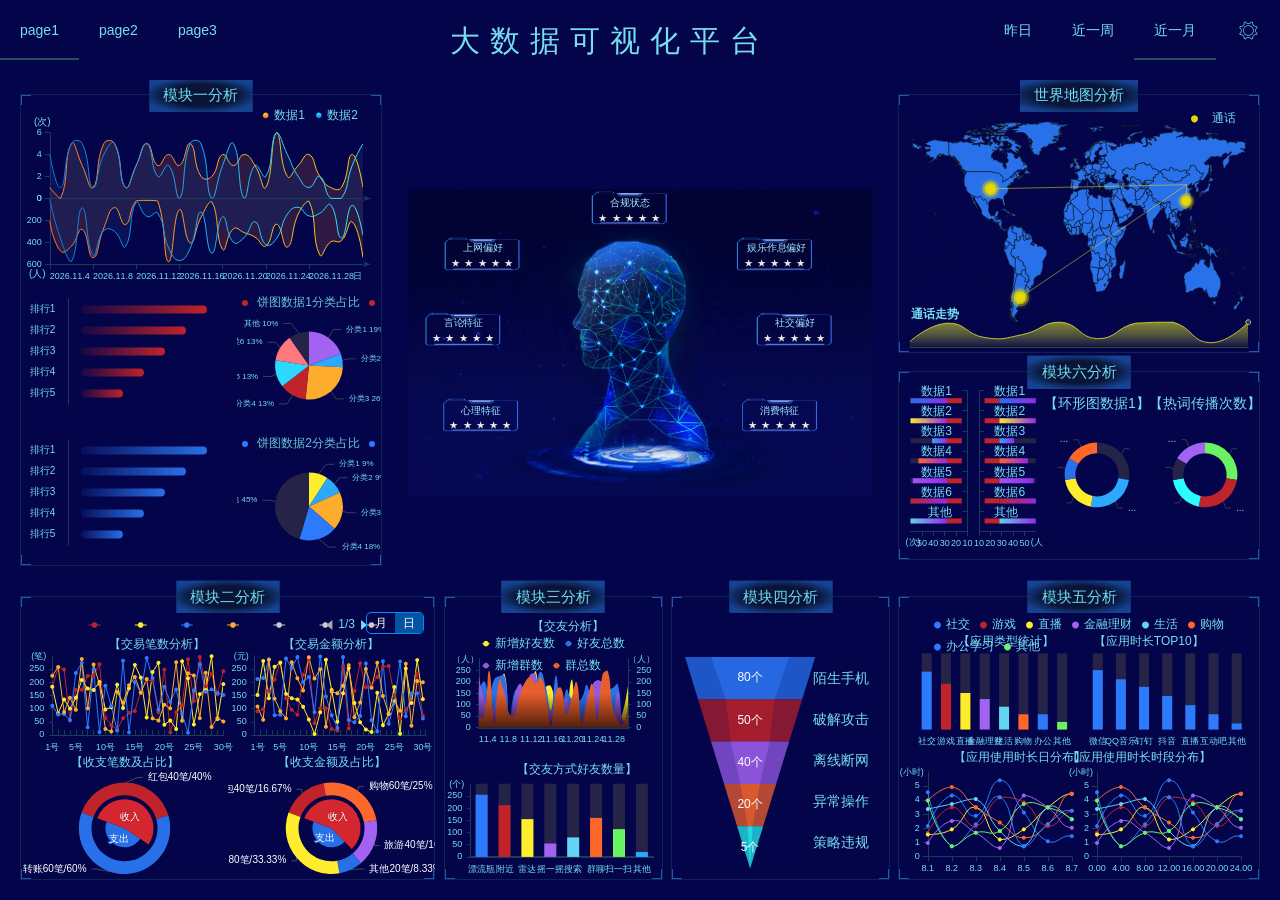
<file: case06/index.html>
<!DOCTYPE html><html lang=""><head><meta charset="utf-8"><meta http-equiv="X-UA-Compatible" content="IE=edge"><meta name="viewport" content="width=device-width,initial-scale=1"><link rel="icon" href="favicon.ico"><title>vue-echarts</title><link href="css/chunk-06a28b3c.ee6e7f4d.css" rel="prefetch"><link href="css/chunk-075f34c0.87849e14.css" rel="prefetch"><link href="css/chunk-0f7ab47a.c0345b79.css" rel="prefetch"><link href="css/chunk-13776d78.15fb7868.css" rel="prefetch"><link href="css/chunk-1384bb74.d0f3e0d9.css" rel="prefetch"><link href="css/chunk-17ff8ccc.6472e367.css" rel="prefetch"><link href="css/chunk-1a7c6f31.34da0429.css" rel="prefetch"><link href="css/chunk-1fd2ad98.3e1be57e.css" rel="prefetch"><link href="css/chunk-232684ce.e2871b14.css" rel="prefetch"><link href="css/chunk-253d83af.7293dca7.css" rel="prefetch"><link href="css/chunk-279741ba.9408bfcb.css" rel="prefetch"><link href="css/chunk-2ae704c6.fe0c296b.css" rel="prefetch"><link href="css/chunk-30b77775.2d5cb119.css" rel="prefetch"><link href="css/chunk-311041ce.2897bd76.css" rel="prefetch"><link href="css/chunk-377faef3.987197f3.css" rel="prefetch"><link href="css/chunk-37be7061.9f446139.css" rel="prefetch"><link href="css/chunk-3ec143a8.51748e42.css" rel="prefetch"><link href="css/chunk-49bce13f.c0847fd4.css" rel="prefetch"><link href="css/chunk-56365722.982745ad.css" rel="prefetch"><link href="css/chunk-5c956d37.7f8bd6b9.css" rel="prefetch"><link href="css/chunk-6267b117.fc63d382.css" rel="prefetch"><link href="css/chunk-633a6acf.806e64f2.css" rel="prefetch"><link href="css/chunk-6593c0ee.34da0429.css" rel="prefetch"><link href="css/chunk-6a3a56a1.513f71c0.css" rel="prefetch"><link href="css/chunk-72e31445.111268b8.css" rel="prefetch"><link href="css/chunk-7447413a.78d8d780.css" rel="prefetch"><link href="css/chunk-90f75efa.6700d9f7.css" rel="prefetch"><link href="css/chunk-b79e0f62.6c55320b.css" rel="prefetch"><link href="css/chunk-c754778e.8d5126d3.css" rel="prefetch"><link href="css/chunk-cbf8414e.f3dc8f4f.css" rel="prefetch"><link href="css/chunk-cc98bb90.bf837e7a.css" rel="prefetch"><link href="css/chunk-d4158fca.8fff5a30.css" rel="prefetch"><link href="css/chunk-e3809c46.a1e0ad71.css" rel="prefetch"><link href="css/chunk-f1ef1bd4.2897bd76.css" rel="prefetch"><link href="js/chunk-06a28b3c.37e49f8b.js" rel="prefetch"><link href="js/chunk-075f34c0.655dbde6.js" rel="prefetch"><link href="js/chunk-0f7ab47a.dfd25e70.js" rel="prefetch"><link href="js/chunk-13776d78.66c10a79.js" rel="prefetch"><link href="js/chunk-1384bb74.b8dd28b9.js" rel="prefetch"><link href="js/chunk-17ff8ccc.328b423c.js" rel="prefetch"><link href="js/chunk-1a7c6f31.00dded49.js" rel="prefetch"><link href="js/chunk-1fd2ad98.9c4136b3.js" rel="prefetch"><link href="js/chunk-232684ce.0e2c3529.js" rel="prefetch"><link href="js/chunk-253d83af.abde0baa.js" rel="prefetch"><link href="js/chunk-279741ba.8bbebd77.js" rel="prefetch"><link href="js/chunk-2ae704c6.7a8d7ba8.js" rel="prefetch"><link href="js/chunk-30b77775.abff8cae.js" rel="prefetch"><link href="js/chunk-311041ce.f1534a43.js" rel="prefetch"><link href="js/chunk-377faef3.09457882.js" rel="prefetch"><link href="js/chunk-37be7061.5768c1c2.js" rel="prefetch"><link href="js/chunk-3ec143a8.293db065.js" rel="prefetch"><link href="js/chunk-49bce13f.b8301fa6.js" rel="prefetch"><link href="js/chunk-56365722.efa49662.js" rel="prefetch"><link href="js/chunk-5b35f022.d027c082.js" rel="prefetch"><link href="js/chunk-5c956d37.3b425fce.js" rel="prefetch"><link href="js/chunk-6267b117.8912b5bb.js" rel="prefetch"><link href="js/chunk-633a6acf.b9b67f10.js" rel="prefetch"><link href="js/chunk-6593c0ee.2652edf0.js" rel="prefetch"><link href="js/chunk-6a3a56a1.f5a5df75.js" rel="prefetch"><link href="js/chunk-72e31445.91ba7304.js" rel="prefetch"><link href="js/chunk-7447413a.84db3c41.js" rel="prefetch"><link href="js/chunk-90f75efa.36dc6e5c.js" rel="prefetch"><link href="js/chunk-b79e0f62.4600365d.js" rel="prefetch"><link href="js/chunk-c754778e.0c1c5270.js" rel="prefetch"><link href="js/chunk-cbf8414e.06e30b22.js" rel="prefetch"><link href="js/chunk-cc98bb90.2d2b14c7.js" rel="prefetch"><link href="js/chunk-d4158fca.4c9efba9.js" rel="prefetch"><link href="js/chunk-e3809c46.464bf66d.js" rel="prefetch"><link href="js/chunk-f1ef1bd4.1ec39b50.js" rel="prefetch"><link href="css/app.f79bd884.css" rel="preload" as="style"><link href="js/app.04cfccc1.js" rel="preload" as="script"><link href="js/chunk-vendors.c3dcd62d.js" rel="preload" as="script"><link href="css/app.f79bd884.css" rel="stylesheet"></head><body><noscript><strong>We're sorry but vue-echarts doesn't work properly without JavaScript enabled. Please enable it to continue.</strong></noscript><div id="app"></div><script src="js/chunk-vendors.c3dcd62d.js"></script><script src="js/app.04cfccc1.js"></script></body></html>
</file>
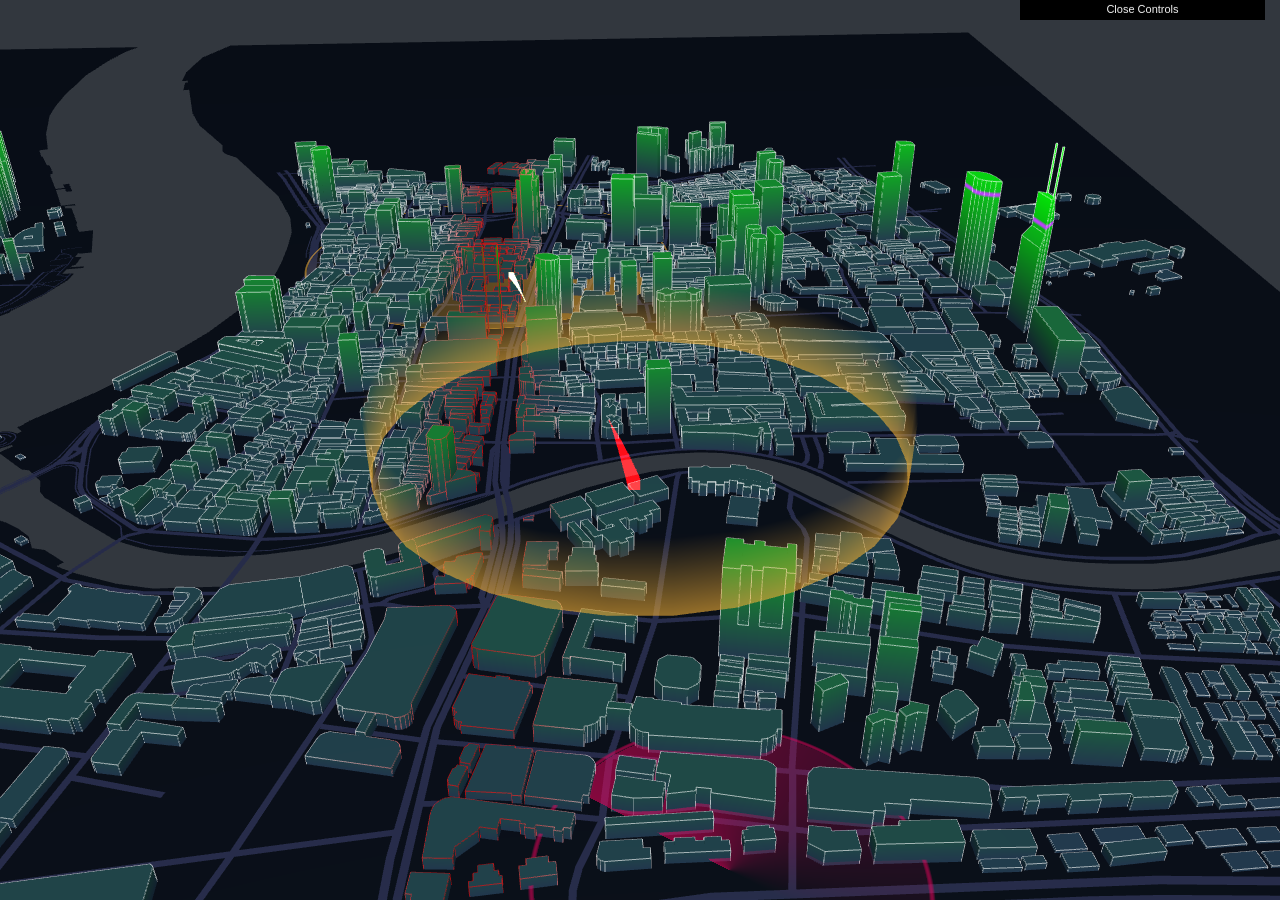
<file: case08/index.html>
<!doctype html><html lang="en"><head><meta charset="UTF-8"><meta name="viewport" content="width=device-width,initial-scale=1"><title>CITY</title><script defer="defer" src="bundle.705ae3cb8838d5e9da3e.js"></script><link href="main.css" rel="stylesheet"></head><body><canvas class="webgl"></canvas></body></html>
</file>
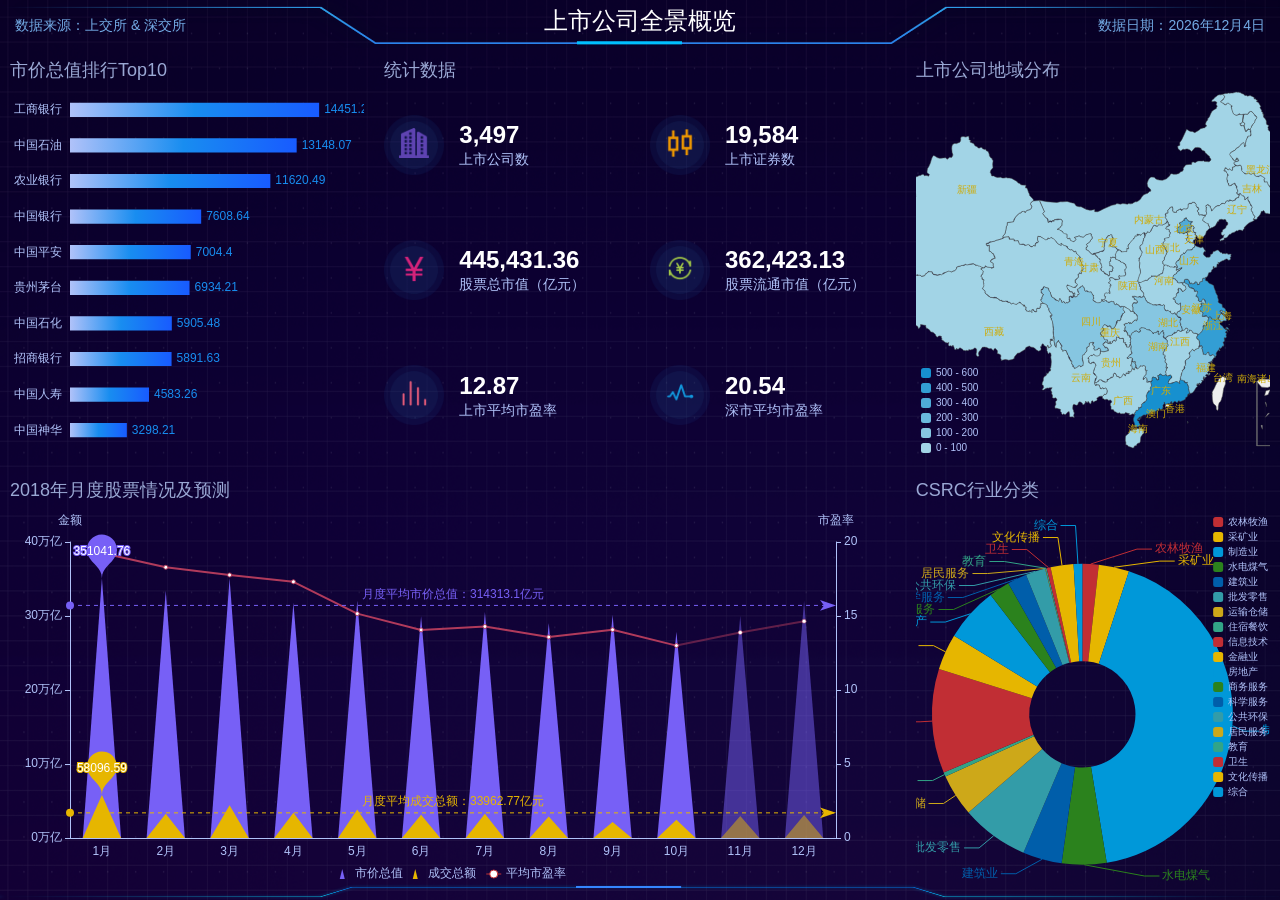
<file: case09/index.html>
<!DOCTYPE html>

<html>
	<head>
		<meta charset="utf-8" />
		<meta name="viewport" content="width=device-width,initial-scale=1,minimum-scale=1,maximum-scale=1,user-scalable=no" />
		<title>上市公司全景概览 - 大屏数据可视化案例</title>
		<link rel="stylesheet" type="text/css" href="css/app.css" />
	</head>
	
	<body>
		<header id="header">
			<h3 class="header-title">上市公司全景概览</h3>
			<div class="header-info header-info-l">数据来源：上交所 &amp; 深交所</div>
			<div class="header-info header-info-r">数据日期：<span id="nowDate"></span></div>
		</header>
		
		<footer id="footer"></footer>
		
		<div id="container">
			<div id="flexCon">
				<div class="flex-row">
					<div class="flex-cell flex-cell-l">
						<div class="chart-wrapper">
							<h3 class="chart-title">市价总值排行Top10</h3>
							<div class="chart-div" id="rankChart">
								<div class="chart-loader"><div class="loader"></div></div>
							</div>
						</div>
					</div>
					<div class="flex-cell flex-cell-c" style="padding-right:0;">
						<div class="chart-wrapper">
							<h3 class="chart-title">统计数据</h3>
							<div class="chart-div chart-done">
								<table class="data-t">
									<tr>
										<th><img src="img/icon-01.png" /></th>
										<td>
											<p><span id="listedCompany">0</span></p>
											<p>上市公司数</p>
										</td>
										<th><img src="img/icon-02.png" /></th>
										<td>
											<p><span id="listedSecurity">0</span></p>
											<p>上市证券数</p>
										</td>
									</tr>
									<tr>
										<th><img src="img/icon-03.png" /></th>
										<td>
											<p><span id="totalMarket">0</span></p>
											<p>股票总市值（亿元）</p>
										</td>
										<th><img src="img/icon-04.png" /></th>
										<td>
											<p><span id="circulationMarket">0</span></p>
											<p>股票流通市值（亿元）</p>
										</td>
									</tr>
									<tr>
										<th><img src="img/icon-05.png" /></th>
										<td>
											<p><span id="shRatio">0</span></p>
											<p>上市平均市盈率</p>
										</td>
										<th><img src="img/icon-06.png" /></th>
										<td>
											<p><span id="szRatio">0</span></p>
											<p>深市平均市盈率</p>
										</td>
									</tr>
								</table>
							</div>
						</div>
					</div>
					<div class="flex-cell flex-cell-r" style="padding-left:0;">
						<div class="chart-wrapper">
							<h3 class="chart-title">上市公司地域分布</h3>
							<div class="chart-div" id="mapChart">
								<div class="chart-loader"><div class="loader"></div></div>
							</div>
						</div>
					</div>
				</div>
				<div class="flex-row">
					<div class="flex-cell flex-cell-lc" style="padding-bottom:0;">
						<div class="chart-wrapper">
							<h3 class="chart-title">2018年月度股票情况及预测</h3>
							<div class="chart-div" id="trendChart">
								<div class="chart-loader"><div class="loader"></div></div>
							</div>
						</div>
					</div>
					<div class="flex-cell flex-cell-r" style="padding-bottom:0;">
						<div class="chart-wrapper">
							<h3 class="chart-title">CSRC行业分类</h3>
							<div class="chart-div" id="csrcChart">
								<div class="chart-loader"><div class="loader"></div></div>
							</div>
						</div>
					</div>
				</div>
			</div>
		</div>
		
		<script type="text/javascript" src="js/jquery-3.3.1.min.js"></script>
		<script type="text/javascript" src="js/countUp.min.js"></script>
		<script type="text/javascript" src="js/echarts.min.js"></script>
		<script type="text/javascript" src="js/echarts-map-china.js"></script>
		<script type="text/javascript" src="js/echarts-theme-shine.js"></script>
		<script type="text/javascript">
			$(function() {
				//获取当天日期
				(function() {
					const now = new Date();
					const year = now.getFullYear();
					const month = now.getMonth()+1;
					const day = now.getDate();
					$("#nowDate").html(year+"年"+month+"月"+day+"日");
				})();
				
				//获取统计数据
				$.ajax({
					url: "data/count-data.json",
					dataType: "json"
				}).done(function(data) {
					//console.log('Data: ', data);
					rollNum("listedCompany", 0, data.listed_companies_total);
					rollNum("listedSecurity", 0, data.listed_securities_total);
					rollNum("totalMarket", 0, data.total_market_value, 2);
					rollNum("circulationMarket", 0, data.circulation_market_value, 2);
					rollNum("shRatio", 0, data.sh_pe_ratio, 2);
					rollNum("szRatio", 0, data.sz_pe_ratio, 2);
				}).fail(function(jqXHR, textStatus) {
					console.log("Ajax Error: ", textStatus);
				});
				
				//获取排行数据
				const rankChart = echarts.init(document.getElementById("rankChart"), "shine");
				const rankChartOpt = {
					tooltip: {
						trigger: "axis",
						axisPointer: {
							type: "shadow"
						},
						formatter: function(params) {
							const param = params[0];
							const marker = '<span style="display:inline-block;margin-right:5px;border-radius:10px;width:10px;height:10px;background-color:#e6b600;"></span>';
							const suffix = '<span style="margin-left:5px;font-size:12px;">亿元</span>';
							return param.name + "<br />" +
								marker + "排名：" + (param.dataIndex+1) + "<br />" +
								marker + "市价总值：" + param.value + suffix;
						}
					},
					grid: {
						top: 10,
						bottom: 10,
						left: 60
					},
					xAxis: {
						show: false,
						type: "value"
					},
					yAxis: {
						type: "category",
						inverse: true,
						axisLine: {show: false},
						axisTick: {show: false},
						axisLabel: {
							fontSize: 12,
							color: "#b0c2f9"
						}
					},
					series: [{
						name: "市价总值排行",
						type: "bar",
						barCategoryGap: "60%",
						label: {
							show: true,
							position: "right",
							fontSize: 12,
							color: "#188df0",
							emphasis: {
								color: "#e6b600"
							}
						},
						itemStyle: {
			                normal: {
			                    color: new echarts.graphic.LinearGradient(
			                        0, 1, 1, 1,
			                        [
			                            {offset: 0, color: '#b0c2f9'},
			                            {offset: 0.5, color: '#188df0'},
			                            {offset: 1, color: '#185bff'}
			                        ]
			                    )
			                },
			                emphasis: {
			                    color: new echarts.graphic.LinearGradient(
			                        0, 1, 1, 1,
			                        [
			                            {offset: 0, color: '#b0c2f9'},
			                            {offset: 0.7, color: '#e6b600'},
			                            {offset: 1, color: '#ceac09'}
			                        ]
			                    )
			                }
			            }
					}]
				};
				rankChart.setOption(rankChartOpt);
				$.ajax({
					url: "data/ranking-list.json",
					dataType: "json"
				}).done(function() {
					$("#rankChart").addClass("chart-done");
				}).done(function(data) {
					//console.log('Data: ', data);
					const xData = [];
					const yData = [];
					for(let i in data) {
						xData.push(data[i].market_capitalization);
						yData.push(data[i].stock_name);
					}
					rankChart.setOption({
						yAxis: {
							data: yData
						},
						series: [{
							name: "市价总值排行",
							data: xData
						}]
					});
				}).fail(function(jqXHR) {
					console.log("Ajax Fail: ", jqXHR.status, jqXHR.statusText);
				});
				
				//获取地域分布数据
				const mapChart = echarts.init(document.getElementById("mapChart"), "shine");
				const mapChartOpt = {
					tooltip: {
						formatter: function(params) {
							const data = params.data;
							return data.name + "<br />上市公司数：" + data.value;
						}
					},
					visualMap: {
						type: "piecewise",
						splitNumber: 6,
						itemWidth: 10,
						itemHeight: 10,
						itemGap: 5,
						textGap: 5,
						textStyle: {
							fontSize: 10,
							color: "#b0c2f9"
						},
						min: 0,
						max: 600,
						calculable: true,
						seriesIndex: [0]
					},
					geo: {
						map: "china",
						roam: true, //开启鼠标缩放和漫游
						zoom: 1, //地图缩放级别
						selectedMode: "single",
						top: 10,
						bottom: 10,
						layoutCenter: ["50%", "50%"],
						//layoutSize: "100%", //保持地图宽高比
						label: {
							show: true,
							fontSize: 10,
							color: "#ceac09"
						}
					},
					series: [{
						name: "地域分布",
						type: "map",
						geoIndex: 0
					}]
				};
				mapChart.setOption(mapChartOpt);
				$.ajax({
					url: "data/region-count.json",
					dataType: "json"
				}).done(function() {
					$("#mapChart").addClass("chart-done");
				}).done(function(data) {
					//console.log('Data: ', data);
					const chartData = [];
					for(let i in data) {
						chartData.push({
							name: data[i].region,
							value: data[i].count
						});
					}
					mapChart.setOption({
						series: [{
							name: "地域分布",
							data: chartData
						}]
					});
				}).fail(function(jqXHR) {
					console.log("Ajax Fail: ", jqXHR.status, jqXHR.statusText);
				});
				
				//获取月度股票情况数据
				const trendChart = echarts.init(document.getElementById("trendChart"), "shine");
				const trendChartOpt = {
					tooltip: {
						trigger: "axis",
						axisPointer: {
							type: "none"
						}
					},
					legend: {
						left: "center",
						bottom: 3,
						itemWidth: 15,
						itemHeight: 10,
						textStyle: {
							fontSize: 12,
							color: "#b0c2f9"
						},
						data: ["市价总值", "成交总额", "平均市盈率"]
					},
					grid: {
						top: 40,
						bottom: 50,
						left: 60,
						right: 60
					},
					xAxis: {
						type: "category",
						axisLine: {
							lineStyle: {color: "#b0c2f9"}
						},
						axisTick: {show: false},
						axisLabel: {
							fontSize: 12,
							color: "#b0c2f9"
						}
					},
					yAxis: [{
						name: "金额",
						type: "value",
						splitNumber: 5,
						axisLine: {
							lineStyle: {color: "#b0c2f9"}
						},
						splitLine: {show: false},
						axisTick: {color: "#b0c2f9"},
						axisLabel: {
							fontSize: 12,
							color: "#b0c2f9",
							formatter: (value, index) => {
								return parseInt(value / 10000) + "万亿";
							}
						}
					}, {
						name: "市盈率",
						type: "value",
						splitNumber: 5,
						maxInterval: 5,
						minInterval: 5,
						interval: 5,
						axisLine: {
							lineStyle: {color: "#b0c2f9"}
						},
						splitLine: {show: false},
						axisTick: {color: "#b0c2f9"},
						axisLabel: {
							fontSize: 12,
							color: "#b0c2f9"
						}
					}],
					visualMap: {
				        show: false,
				        seriesIndex: 2,
				        dimension: 0,
				        pieces: [{
				            lte: 9,
				            color: "rgba(176, 58, 91, 1)"
				        }, {
				            gt: 9,
				            lte: 11,
				            color: "rgba(176, 58, 91, 0.5)"
				        }]
				    },
					series: [{
						name: "市价总值",
						type: "pictorialBar",
						symbol: 'path://d="M150 50 L130 130 L170 130  Z"',
						barCategoryGap: "40%",
						itemStyle: {
							color: function(params) {
								if(params.dataIndex >= 10) {
									return "rgba(119, 96, 246, 0.5)";
								}
								return "rgba(119, 96, 246, 1)";
							}
						},
						markPoint: {
							itemStyle: {
								color: "rgba(119, 96, 246, 1)"
							},
							data: [{
								name: "最大值",
								type: "max"
							}]
						},
						markLine: {
							lineStyle: {
								color: "rgba(119, 96, 246, 1)"
							},
							label: {
								position: "middle",
								formatter: "月度平均市价总值：{c}亿元"
							},
							data: [{
								name: "平均值",
								type: "average"
							}]
						}
					}, {
						name: "成交总额",
						type: "pictorialBar",
						symbol: 'path://d="M150 50 L130 130 L170 130  Z"',
						barCategoryGap: "40%",
						itemStyle: {
							color: function(params) {
								if(params.dataIndex >= 10) {
									return "rgba(230, 182, 0, 0.5)";
								}
								return "rgba(230, 182, 0, 1)";
							}
						},
						markPoint: {
							itemStyle: {
								color: "rgba(230, 182, 0, 1)"
							},
							data: [{
								name: "最大值",
								type: "max"
							}]
						},
						markLine: {
							lineStyle: {
								color: "rgba(230, 182, 0, 1)"
							},
							label: {
								position: "middle",
								formatter: "月度平均成交总额：{c}亿元"
							},
							data: [{
								name: "平均值",
								type: "average"
							}]
						}
					}, {
						name: "平均市盈率",
						type: "line",
						yAxisIndex: 1
					}]
				};
				trendChart.setOption(trendChartOpt);
				$.ajax({
					url: "data/month-count.json",
					dataType: "json"
				}).done(function() {
					$("#trendChart").addClass("chart-done");
				}).done(function(data) {
					//console.log('Data: ', data);
					const xData = [];
					const yData1 = [];
					const yData2 = [];
					const yData3 = [];
					for(let i in data) {
						xData.push(data[i].month);
						yData1.push(data[i].sh_market_capitalization);
						yData2.push(data[i].sh_transaction_amount);
						yData3.push(data[i].sh_pe_ratio);
					}
					trendChart.setOption({
						xAxis: {
							data: xData,
						},
						series: [{
							name: "市价总值",
							data: yData1
						}, {
							name: "成交总额",
							data: yData2
						}, {
							name: "平均市盈率",
							data: yData3
						}]
					});
				}).fail(function(jqXHR) {
					console.log("Ajax Fail: ", jqXHR.status, jqXHR.statusText);
				});
				
				//获取CSRC行业分类数据
				const csrcChart = echarts.init(document.getElementById("csrcChart"), "shine");
				const csrcChartOpt = {
					tooltip: {
						trigger: "item",
						formatter: "{b0}<br />股票数：{c0}<br />占比：{d0}%"
					},
					legend: {
						type: "scroll",
						orient: "vertical",
						padding: 0,
						top: 15,
						right: 0,
						itemGap: 5,
						itemWidth: 10,
						itemHeight: 10,
						textStyle: {
							fontSize: 10,
							color: "#b0c2f9"
						}
					},
					series: [{
						name: "CSRC行业分类",
						type: "pie",
						center: ["47%", "55%"],
						radius: ["30%", "85%"]
					}]
				};
				csrcChart.setOption(csrcChartOpt);
				$.ajax({
					url: "data/csrc-industry.json",
					dataType: "json"
				}).done(function() {
					$("#csrcChart").addClass("chart-done");
				}).done(function(data) {
					//console.log('Data: ', data);
					const chartData = [];
					for(let i in data) {
						chartData.push({
							name: data[i].alias,
							value: data[i].stock
						});
					}
					csrcChart.setOption({
						series: [{
							name: "CSRC行业分类",
							data: chartData
						}]
					});
				}).fail(function(jqXHR) {
					console.log("Ajax Fail: ", jqXHR.status, jqXHR.statusText);
				});
				
				//浏览器窗口大小变化时，重置报表大小
				$(window).resize(function() {
					rankChart.resize();
					mapChart.resize();
					trendChart.resize();
					csrcChart.resize();
				});
			});
			
			//数字变化特效
			function rollNum(elId, startVal, endVal, decimalNum) {
				let n = decimalNum || 0;
				let countUp = new CountUp(elId, startVal, endVal, n, 2.5, {
					useEasing: true, 
					useGrouping: true, 
					separator: ',', 
					decimal: '.'
				});
				if(!countUp.error) {
				    countUp.start();
				}else {
				    console.error(countUp.error);
				}
			}
		</script>
	</body>
</html>
</file>
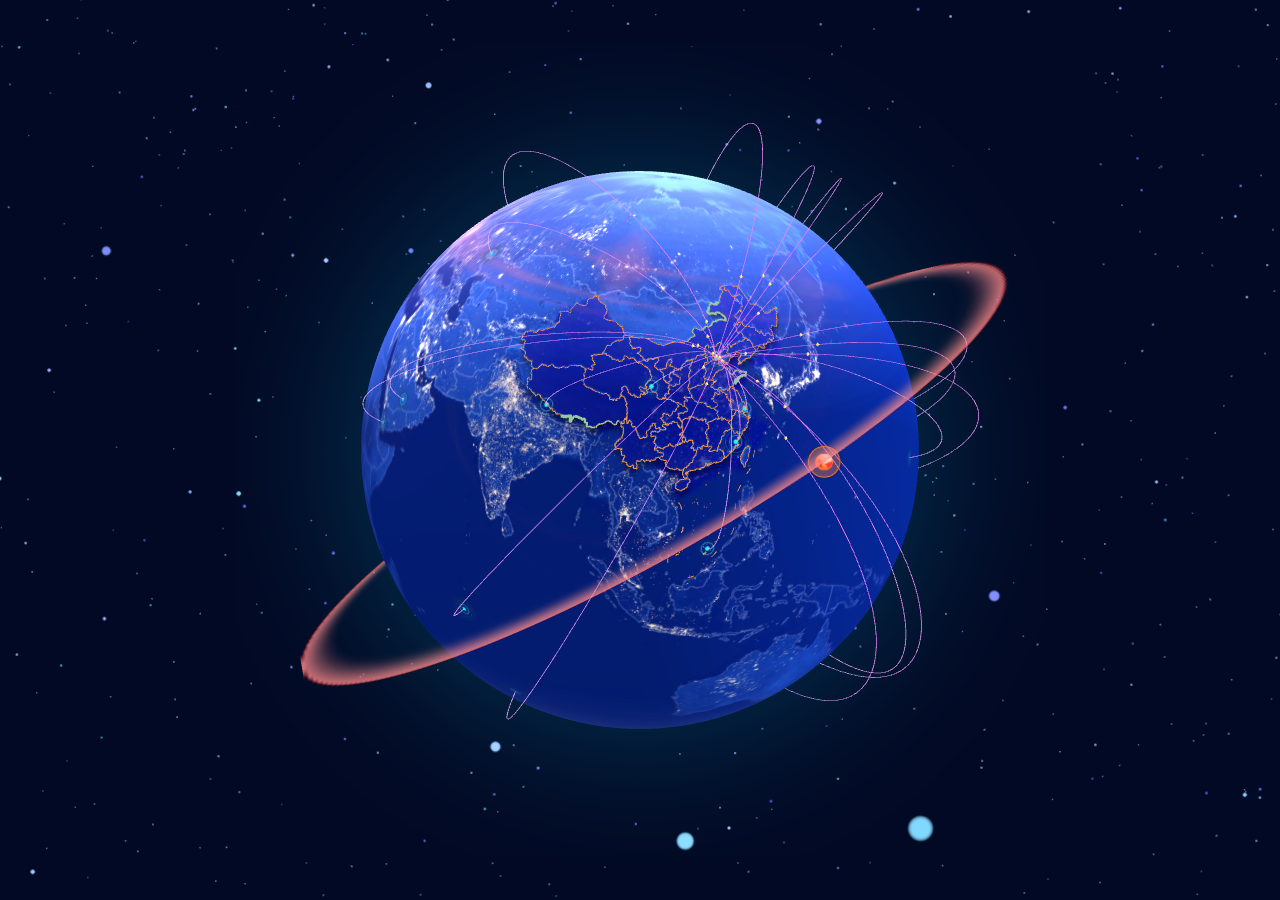
<file: case10/index.html>
<!DOCTYPE html>
<html lang="en">
<head>
	<title>three.js webgl - mirror</title>
	<meta charset="utf-8">
	<meta name="viewport" content="width=device-width, user-scalable=no, minimum-scale=1.0, maximum-scale=1.0">
	<link type="text/css" rel="stylesheet" href="main.css">
	<style>
		html, body {height: 100%;width: 100%;}
	</style>
</head>
<body>
<div id="container" style="width:100%;height:100vh;position:relative; overflow: hidden;"></div>
</div>
<!-- vertext shader a.k.a. pixel shader -->
<script id="vertexShader" type="x-shader/x-vertex">
    uniform vec3 viewVector;
	uniform float c;
	uniform float p;
	varying vec2 vUv;
	varying float intensity;

	void main() {
	 	vec3 v_normal = normalize(normalMatrix * normal);
		vec3 v_view = normalize(normalMatrix * viewVector);
		intensity = pow(c - dot(v_normal, v_view), p);
	 	vUv = uv;
	  	gl_Position = projectionMatrix * modelViewMatrix * vec4(position, 1.0);
	}
</script>
<script id="fragmentShader" type="x-shader/x-vertex">
	uniform sampler2D diffuse;
	uniform vec3 glowColor;
	varying float intensity;
	varying vec2 vUv;

	void main() {
		vec3 glow = glowColor * intensity;
	  	gl_FragColor = vec4(glow, 1.0)+ texture2D(diffuse, vUv);
	}
</script>
<!-- vertext shader a.k.a. pixel shader -->
<script id="vertexShader2" type="x-shader/x-vertex">
	varying vec2 vUv;
    attribute float percent;
    uniform float u_time;
    uniform float number;
    uniform float speed;
    uniform float length;
    varying float opacity;
    uniform float size;
    void main()
    {

        vec4 mvPosition = modelViewMatrix * vec4( position, 1.0 );
        float l = clamp(1.0-length,0.0,1.0);
        gl_PointSize = clamp(fract(percent*number + l - u_time*number*speed)-l ,0.0,1.) * size * (1./length);
        opacity = gl_PointSize/size;
        gl_Position = projectionMatrix * mvPosition;
    }
</script>
<!-- fragment shader a.k.a. pixel shader -->
<script id="fragmentShader2" type="x-shader/x-vertex">
	#ifdef GL_ES
    precision mediump float;
    #endif
    varying float opacity;
    uniform vec3 color;
    void main(){
        if(opacity <=0.2){
            discard;
        }
        gl_FragColor = vec4(color,1.0);
    }
</script>
<script type="module">
	import * as THREE from './three.module.js';
	import { OrbitControls } from './jsm/controls/OrbitControls.js';
	import Stats from './jsm/libs/stats.module.js';
	import { Line2 } from './jsm/lines/Line2.js';
	import { LineMaterial } from './jsm/lines/LineMaterial.js';
	import { LineGeometry } from './jsm/lines/LineGeometry.js';
	import { TWEEN } from './jsm/libs/tween.module.min.js';
	import { GUI } from './jsm/libs/dat.gui.module.js';
	let renderer, camera, scene, gui, light, stats, controls, geometry, material, line, matLine, mesh, stars, uniforms;
	const Dom = document.querySelector( '#container' );
	const radius = 5;
	const width = Dom.clientWidth, height = Dom.clientHeight;
	const group = new THREE.Group();
	const groupDots = new THREE.Group();
	const groupLines = new THREE.Group();
	const groupHalo = new THREE.Group(); //卫星环+小卫星
	const aGroup = new THREE.Group();
	var initFlag = false;
	var WaveMeshArr = [];//所有波动光圈集合
	var planGeometry = new THREE.PlaneBufferGeometry( 1, 1 ); //默认在XOY平面上
	var globeTextureLoader = new THREE.TextureLoader();
	var map = new THREE.Object3D();
	var camaPositions = [
		{ x: 5, y: - 20, z: 200 }, //远处
		{ x: 0.5, y: - 2, z: 20 }//近处
	];
	var API = {
		c: 1.7,
		p: 2.3,
		color: 0x10105
	};
	var uniforms2 = {
		u_time: { value: 0.0 }
	};
	//模拟的空间坐标 已经通过经纬度转换了
	const posArr = [
		{ 'x': - 1.7049594735603837, 'y': 3.208354470512221, 'z': - 3.4350509144786985 },
		{ 'x': - 2.1965610576118175, 'y': 2.1955955192304506, 'z': - 3.9184792759587768 },
		{ 'x': - 2.2290975556080355, 'y': 2.6054406912933263, 'z': - 3.639066211507457 },
		{ 'x': 0.5738958419746141, 'y': - 0.44114968930852216, 'z': 4.9473255920938985 },
		{ 'x': - 0.9326350073394328, 'y': 2.8399222968004114, 'z': - 4.00812091773949 },
		{ 'x': 3.469198597393574, 'y': 1.2295167303380952, 'z': - 3.3842206934036057 },
		{ 'x': - 2.4019084876611916, 'y': - 2.190220428765315, 'z': 3.7991801866087123 },
		{ 'x': - 2.49363689878109, 'y': - 4.099696049856375, 'z': 1.4050862307450966 },
		{ 'x': - 2.3729307780326305, 'y': 2.840227787960863, 'z': 3.3618901878497454 },
		{ 'x': - 2.0636200279017873, 'y': 0.7444294629976027, 'z': - 4.493027615657812 },
		{ 'x': 0.47725894517680106, 'y': 2.4327372143508037, 'z': - 4.34212085796347 },
		{ 'x': - 2.4777001955161246, 'y': - 1.2092952460724242, 'z': 4.171163716394502 },
		{ 'x': - 0.03915748918627658, 'y': - 0.008362945319338826, 'z': 4.999839672648135 },
		{ 'x': 1.5223738738260317, 'y': - 1.032865814102439, 'z': - 4.649254348640267 },
		{ 'x': - 0.26640112020426315, 'y': - 4.314854187280748, 'z': 2.5121830716848077 },
		{ 'x': - 4.031470206741836, 'y': - 2.606648761952297, 'z': - 1.3973654511134501 },
		{ 'x': 0.8544382232162094, 'y': 1.5274953155132989, 'z': 4.683662390031124 },
		{ 'x': 3.0409624989238546, 'y': 1.76433738825175, 'z': - 3.555230043268055 },
		{ 'x': - 4.721251023266457, 'y': 1.2354922989397954, 'z': - 1.0878177947459262 },
		{ 'x': 2.1518961827021106, 'y': 3.891904027152385, 'z': - 2.285262755638206 },
		{ 'x': 0.8501960736517479, 'y': - 2.851729208821255, 'z': - 4.018060123480341 },
		{ 'x': 2.5631840141785176, 'y': 4.263234820997851, 'z': - 0.5048926326370041 },
		{ 'x': - 0.4580143454812531, 'y': - 2.6523265200067385, 'z': 4.213714144386437 }
	];
	/**
	 * @desc 3d球面取点
	 * @param <number> radius ...
	 * @param <number> a ...
	 * @param <number> b ...
	 * @return <object> x,y,z
	 */
	function getPos( radius, a, b ) {

		var x = radius * Math.sin( a ) * Math.cos( b );
		var y = radius * Math.sin( a ) * Math.sin( b );
		var z = radius * Math.cos( a );
		return { x, y, z };
	}

	//threejs自带的经纬度转换
	function lglt2xyz( lng, lat ) {
		const theta = ( 90 + lng ) * ( Math.PI / 180 );
		const phi = ( 90 - lat ) * ( Math.PI / 180 );
		return ( new THREE.Vector3() ).setFromSpherical( new THREE.Spherical( radius, phi, theta ) );
	}

	/**
	 * 经纬度坐标转球面坐标
	 * @param {地球半径} R
	 * @param {经度(角度值)} longitude
	 * @param {维度(角度值)} latitude
	 */
	function lon2xyz( R, longitude, latitude ) {
		var lon = longitude * Math.PI / 180;//转弧度值
		var lat = latitude * Math.PI / 180;//转弧度值
		lon = - lon;// three.js坐标系z坐标轴对应经度-90度，而不是90度
		// 经纬度坐标转球面坐标计算公式
		var x = R * Math.cos( lat ) * Math.cos( lon );
		var y = R * Math.sin( lat );
		var z = R * Math.cos( lat ) * Math.sin( lon );
		// 返回球面坐标
		return {
			x: x,
			y: y,
			z: z,
		};
	}

	/**
	 * @desc 随机设置点
	 * @param <Group> group ...
	 * @param <number> radius ...
	 */
	function setRandomDot( group ) {
		var texture = new THREE.TextureLoader().load( './imgs/diqiu2/标注.png' );
		var texture2 = new THREE.TextureLoader().load( './imgs/diqiu2/标注光圈.png' );
		posArr.map( pos => {
			var dotMesh = createPointMesh( pos, texture );
			var waveMesh = createWaveMesh( pos, texture2 );
			group.add( dotMesh );
			group.add( waveMesh );
			WaveMeshArr.push( waveMesh );
		} );
	}

	/**
	 * 标注
	 */
	function createPointMesh( pos, texture ) {
		var material = new THREE.MeshBasicMaterial( {
			map: texture,
			transparent: true, //使用背景透明的png贴图，注意开启透明计算
			// side: THREE.DoubleSide, //双面可见
			depthWrite: false, //禁止写入深度缓冲区数据
		} );
		var mesh = new THREE.Mesh( planGeometry, material );
		var size = radius * 0.04;//矩形平面Mesh的尺寸
		mesh.scale.set( size, size, size );//设置mesh大小
		//设置mesh位置
		mesh.position.set( pos.x, pos.y, pos.z );
		// mesh在球面上的法线方向(球心和球面坐标构成的方向向量)
		var coordVec3 = new THREE.Vector3( pos.x, pos.y, pos.z ).normalize();
		// mesh默认在XOY平面上，法线方向沿着z轴new THREE.Vector3(0, 0, 1)
		var meshNormal = new THREE.Vector3( 0, 0, 1 );
		// 四元数属性.quaternion表示mesh的角度状态
		//.setFromUnitVectors();计算两个向量之间构成的四元数值
		mesh.quaternion.setFromUnitVectors( meshNormal, coordVec3 );
		return mesh;
	}

	/**
	 * 标注的光圈
	 */
	function createWaveMesh( pos, texture ) {
		var material = new THREE.MeshBasicMaterial( {
			color: 0x22ffcc,
			map: texture,
			transparent: true, //使用背景透明的png贴图，注意开启透明计算
			opacity: 1.0,
			// side: THREE.DoubleSide, //双面可见
			depthWrite: false, //禁止写入深度缓冲区数据
		} );
		var mesh = new THREE.Mesh( planGeometry, material );
		// var coord = lon2xyz(R*1.001, lon, lat)
		var size = radius * 0.055;//矩形平面Mesh的尺寸
		mesh.size = size;//自顶一个属性，表示mesh静态大小
		mesh.scale.set( size, size, size );//设置mesh大小
		mesh._s = Math.random() * 1.0 + 1.0;//自定义属性._s表示mesh在原始大小基础上放大倍数  光圈在原来mesh.size基础上1~2倍之间变化
		mesh.position.set( pos.x, pos.y, pos.z );
		// mesh姿态设置
		// mesh在球面上的法线方向(球心和球面坐标构成的方向向量)
		var coordVec3 = new THREE.Vector3( pos.x, pos.y, pos.z ).normalize();
		// mesh默认在XOY平面上，法线方向沿着z轴new THREE.Vector3(0, 0, 1)
		var meshNormal = new THREE.Vector3( 0, 0, 1 );
		// 四元数属性.quaternion表示mesh的角度状态
		//.setFromUnitVectors();计算两个向量之间构成的四元数值
		mesh.quaternion.setFromUnitVectors( meshNormal, coordVec3 );
		return mesh;
	}

	// 添加飞线
	function addLines( v0, v3 ) {
		// 夹角
		var angle = ( v0.angleTo( v3 ) * 1.8 ) / Math.PI / 0.1; // 0 ~ Math.PI
		var aLen = angle * 0.4, hLen = angle * angle * 12;
		var p0 = new THREE.Vector3( 0, 0, 0 );
		// 法线向量
		var rayLine = new THREE.Ray( p0, getVCenter( v0.clone(), v3.clone() ) );
		// 顶点坐标
		var vtop = rayLine.at( hLen / rayLine.at( 1 ).distanceTo( p0 ) );
		// 控制点坐标
		var v1 = getLenVcetor( v0.clone(), vtop, aLen );
		var v2 = getLenVcetor( v3.clone(), vtop, aLen );
		// 绘制三维三次贝赛尔曲线
		var curve = new THREE.CubicBezierCurve3( v0, v1, v2, v3 );
		var geometry = new LineGeometry();
		var points = curve.getSpacedPoints( 50 );
		var positions = [];
		var colors = [];
		var color = new THREE.Color();
		/**
		 * HSL中使用渐变
		 * h — hue value between 0.0 and 1.0
		 * s — 饱和度 between 0.0 and 1.0
		 * l — 亮度 between 0.0 and 1.0
		 */
		for (var j = 0; j < points.length; j ++) {
			// color.setHSL( .31666+j*0.005,0.7, 0.7); //绿色
			color.setHSL( .81666+j,0.88, 0.715+j*0.0025); //粉色
			colors.push( color.r, color.g, color.b );
			positions.push( points[j].x, points[j].y, points[j].z );
		}
		geometry.setPositions( positions );
		geometry.setColors( colors );
		var matLine = new LineMaterial( {
			linewidth: 0.0006,
			vertexColors: true,
			dashed: false
		} );

		return {
			curve: curve,
			lineMesh: new Line2( geometry, matLine )
		};
	}

	// 计算v1,v2 的中点
	function getVCenter( v1, v2 ) {
		const v = v1.add( v2 );
		return v.divideScalar( 2 );
	}

	// 计算V1，V2向量固定长度的点
	function getLenVcetor( v1, v2, len ) {
		const v1v2Len = v1.distanceTo( v2 );
		return v1.lerp( v2, len / v1v2Len );
	}

	/**
	 * @description 初始化渲染场景
	 */
	function initRenderer() {
		renderer = new THREE.WebGLRenderer( { antialias: true, alpha: true } );
		renderer.setPixelRatio( window.devicePixelRatio );
		renderer.setSize( width, height );
		const containerDom = document.querySelector( '#container' );
		containerDom.appendChild( renderer.domElement );
	}

	/**
	 * @description 初始化相机
	 */
	function initCamera() {
		camera = new THREE.PerspectiveCamera( 45, width / height, 1, 10000 );
		camera.position.set( 5, - 20, 200 );
		camera.lookAt( 0, 3, 0 );
		window.camera = camera;
	}

	/**
	 * @description 初始化场景
	 */
	function initScene() {
		scene = new THREE.Scene();
		scene.background = new THREE.Color( 0x020924 );
		scene.fog = new THREE.Fog( 0x020924, 200, 1000 );
		window.scene = scene;
	}

	//辅助工具
	function initAuxiliaryTool() {
		const helper = new THREE.AxesHelper( 500 );
		scene.add( helper );
		// 网格
		var grid = new THREE.GridHelper( 2, 10, 0x000000, 0x000000 );
		grid.material.opacity = 0.2;
		grid.material.transparent = true;
		scene.add( grid );
	}

	//性能插件
	function initStats() {
		stats = new Stats();
		document.body.appendChild( stats.dom );
	}

	/**
	 * 初始化用户交互
	 **/
	function initControls() {
		controls = new OrbitControls( camera, renderer.domElement );
		// 如果使用animate方法时，将此函数删除
		// controls.addEventListener( 'change', render );
		// 使动画循环使用时阻尼或自转 意思是否有惯性
		controls.enableDamping = true;
		//动态阻尼系数 就是鼠标拖拽旋转灵敏度
		//controls.dampingFactor = 0.25;
		//是否可以缩放
		controls.enableZoom = true;
		//是否自动旋转
		controls.autoRotate = false;
		controls.autoRotateSpeed = 2;
		//设置相机距离原点的最远距离
		// controls.minDistance = 2;
		//设置相机距离原点的最远距离
		// controls.maxDistance = 1000;
		//是否开启右键拖拽
		controls.enablePan = true;
	}

	function initTween() {
		var tweena = cameraCon( 3000 );
		tweena.start();
	}

	function initGui() {
		gui = new GUI();
		gui.add( API, 'c', - 10, 10 ).name( 'c' ).onChange( updateUvTransform );
		gui.add( API, 'p', - 10, 10 ).name( 'p' ).onChange( updateUvTransform );
		gui.addColor( API, 'color' ).name( '颜色' ).onChange( updateUvTransform );
	}

	function updateUvTransform() {
		uniforms.c.value = API.c;
		uniforms.p.value = API.p;
		uniforms.glowColor.value = new THREE.Color( API.color );
		renders();
	}

	function cameraCon( time ) {
		var tween1 = new TWEEN.Tween( camaPositions[0] ).to( camaPositions[1], time ).easing( TWEEN.Easing.Quadratic.InOut );
		var update = () => {
			camera.position.set( camaPositions[0].x, camaPositions[0].y, camaPositions[0].z );
		};
		tween1.onUpdate( update );
		tween1.onComplete( function () {
			initFlag = true;
			//初始化点和曲线
			initDotAndFly();
		} );

		return tween1;

	}

	// 经纬度转地球坐标
	function createPosition( lnglat ) {
		const spherical = new THREE.Spherical();
		spherical.radius = radius;
		const lng = lnglat[0];
		const lat = lnglat[1];
		const theta = ( lng + 90 ) * ( Math.PI / 180 );
		const phi = ( 90 - lat ) * ( Math.PI / 180 );
		spherical.phi = phi; //方位角
		spherical.theta = theta; //倾斜角
		const position = new THREE.Vector3();
		position.setFromSpherical( spherical );
		return position;
	}

	/**
	 * @description 初始化光
	 */
	function initLight() {
		const ambientLight = new THREE.AmbientLight( 0xcccccc, 1.1 );
		scene.add( ambientLight );
		var directionalLight = new THREE.DirectionalLight( 0xffffff, 0.2 );
		directionalLight.position.set( 1, 0.1, 0 ).normalize();
		var directionalLight2 = new THREE.DirectionalLight( 0xff2ffff, 0.2 );
		directionalLight2.position.set( 1, 0.1, 0.1 ).normalize();
		scene.add( directionalLight );
		scene.add( directionalLight2 );
		var hemiLight = new THREE.HemisphereLight( 0xffffff, 0x444444, 0.2 );
		hemiLight.position.set( 0, 1, 0 );
		scene.add( hemiLight );
		var directionalLight = new THREE.DirectionalLight( 0xffffff );
		directionalLight.position.set( 1, 500, - 20 );
		directionalLight.castShadow = true;
		directionalLight.shadow.camera.top = 18;
		directionalLight.shadow.camera.bottom = - 10;
		directionalLight.shadow.camera.left = - 52;
		directionalLight.shadow.camera.right = 12;
		scene.add(directionalLight);
	}

	/**
	 * 初始化背景星空
	 */
	function initPoints() {
		var texture = new THREE.TextureLoader().load( './imgs/diqiu2/gradient.png' );
		const positions = [];
		const colors = [];
		const geometry = new THREE.BufferGeometry();
		for (var i = 0; i < 10000; i ++) {
			var vertex = new THREE.Vector3();
			vertex.x = Math.random() * 2 - 1;
			vertex.y = Math.random() * 2 - 1;
			vertex.z = Math.random() * 2 - 1;
			positions.push( vertex.x, vertex.y, vertex.z );
			var color = new THREE.Color();
			color.setHSL( Math.random() * 0.2 + 0.5, 0.55, Math.random() * 0.25 + 0.55 );
			colors.push( color.r, color.g, color.b );
		}
		geometry.setAttribute( 'position', new THREE.Float32BufferAttribute( positions, 3 ) );
		geometry.setAttribute( 'color', new THREE.Float32BufferAttribute( colors, 3 ) );
		var starsMaterial = new THREE.ParticleBasicMaterial( {
			map: texture,
			size: 1,
			transparent: true,
			opacity: 1,
			vertexColors: true, //true：且该几何体的colors属性有值，则该粒子会舍弃第一个属性--color，而应用该几何体的colors属性的颜色
			blending: THREE.AdditiveBlending,
			sizeAttenuation: true
		} );
		stars = new THREE.ParticleSystem( geometry, starsMaterial );
		stars.scale.set( 300, 300, 300 );
		scene.add( stars );
	}

	/**
	 * 包含2个，一个地球，一个辉光球体
	 */
	function initEarth() {
		// 地球
		globeTextureLoader.load( './imgs/diqiu2/earth2.jpg', function ( texture ) {
			var globeGgeometry = new THREE.SphereGeometry( radius, 100, 100 );
			var globeMaterial = new THREE.MeshStandardMaterial( { map: texture } );
			var globeMesh = new THREE.Mesh( globeGgeometry, globeMaterial );
			group.rotation.set( 0.5, 2.9, 0.1 );
			group.add( globeMesh );
			scene.add( group );
		});
	}

	/**
	 * 包含2个，一个地球，一个辉光球体
	 */
	function initEarth2() {
		uniforms = {
			u_time: { value: 0.0 },
			c: { type: 'f', value: 2.3 }, //2.1 								// 系数
			p: { type: 'f', value: 1.7 }, //1.7 								// 强度
			diffuse: { // 用于实现扫描效果的贴图
				type: 't',
				value: new THREE.TextureLoader().load( './imgs/diqiu2/earth2.jpg' )
			},
			glowColor: { type: 'c', value: new THREE.Color( 0x10105 ) }, /// 光罩的颜色
			viewVector: { // 相机位置
				type: 'v3', value: new THREE.Vector3( 0, 0, 1 )
			},
			blending: THREE.AdditiveBlending
		};
		uniforms['diffuse'].value.wrapS = uniforms['diffuse'].value.wrapT = THREE.RepeatWrapping;
		var material = new THREE.ShaderMaterial( {
			uniforms: uniforms,
			vertexShader: document.getElementById( 'vertexShader' ).textContent,
			fragmentShader: document.getElementById( 'fragmentShader' ).textContent,
			side: THREE.DoubleSide,
			// depthWrite: false,
			// transparent: true,
		} );
		var globeGgeometry = new THREE.SphereGeometry( radius, 100, 100 );
		var globeMesh = new THREE.Mesh( globeGgeometry, material );
		group.rotation.set( 0.5, 2.9, 0.1 );
		group.add( globeMesh );
		scene.add( group );
	}

	/**
	 * 创建地球光晕特效
	 */
	function initEarthSprite() {
		var texture = globeTextureLoader.load( './imgs/diqiu2/earth_aperture.png' );
		var spriteMaterial = new THREE.SpriteMaterial( {
			map: texture,
			transparent: true,
			opacity: 0.5,
			depthWrite: false
		} );
		var sprite = new THREE.Sprite( spriteMaterial );
		sprite.scale.set( radius * 3, radius * 3, 1 );
		group.add( sprite );
	}

	/**
	 * 添加卫星特效
	 */
	function initSatellite() {
		// 光环
		globeTextureLoader.load( './imgs/diqiu2/halo.png', function ( texture ) {
			var geometry = new THREE.PlaneGeometry( 14, 14 );//矩形平面
			var material = new THREE.MeshLambertMaterial( {
				map: texture, //给纹理属性map赋值
				transparent: true,
				side: THREE.DoubleSide, //两面可见
				depthWrite: false
			} );//材质对象
			var mesh = new THREE.Mesh( geometry, material );//网格模型对象
			groupHalo.add( mesh );
		} );
		// 小地球
		globeTextureLoader.load( './imgs/diqiu2/smallEarth.png', function ( texture ) {
			var p1 = new THREE.Vector3( - 7, 0, 0 );//顶点1坐标
			var p2 = new THREE.Vector3( 7, 0, 0 );//顶点2坐标
			const points = [ p1, p2 ];
			const geometry = new THREE.BufferGeometry().setFromPoints( points );
			var material = new THREE.PointsMaterial( {
				map: texture, //给纹理属性map赋值
				transparent: true,
				side: THREE.DoubleSide, //两面可见
				size: 1, //点对象像素尺寸
				depthWrite: false
			} );//材质对象
			var earthPoints = new THREE.Points( geometry, material );//点模型对象
			groupHalo.add( earthPoints );//点对象添加到场景中
		} );
		groupHalo.rotation.set( 1.9, 0.5, 1 );
		scene.add( groupHalo );
	}

	/**
	 * 光柱特效
	 */
	function createLightPillar( pos ) {
		var height = radius * 0.1;//光柱高度，和地球半径相关，这样调节地球半径，光柱尺寸跟着变化
		var geometry = new THREE.PlaneBufferGeometry( radius * 0.05, height ); //默认在XOY平面上
		geometry.rotateX( Math.PI / 2 );//光柱高度方向旋转到z轴上
		geometry.translate( 0, 0, height / 2 );//平移使光柱底部与XOY平面重合
		var textureLoader = new THREE.TextureLoader(); // TextureLoader创建一个纹理加载器对象
		var material = new THREE.MeshBasicMaterial( {
			map: textureLoader.load( './imgs/diqiu2/光柱.png' ),
			color: 0x44ffaa, //光柱颜色，光柱map贴图是白色，可以通过color调节颜色
			transparent: true, //使用背景透明的png贴图，注意开启透明计算
			side: THREE.DoubleSide, //双面可见
			depthWrite: false, //是否对深度缓冲区有任何的影响
		} );
		var mesh = new THREE.Mesh( geometry, material );
		var group = new THREE.Group();
		// 两个光柱交叉叠加
		group.add( mesh, mesh.clone().rotateZ( Math.PI / 2 ) );//几何体绕x轴旋转了，所以mesh旋转轴变为z
		group.position.set( pos.x, pos.y, pos.z );//设置mesh位置
		var coordVec3 = new THREE.Vector3( pos.x, pos.y, pos.z ).normalize();
		var meshNormal = new THREE.Vector3( 0, 0, 1 );
		// 四元数属性.quaternion表示mesh的角度状态
		//.setFromUnitVectors();计算两个向量之间构成的四元数值
		group.quaternion.setFromUnitVectors( meshNormal, coordVec3 );
		return group;
	}

	/**
	 * 光柱底部的矩形平面特效
	 */
	function createLightWaveMesh( pos, texture ) {
		var geometry = new THREE.PlaneBufferGeometry( 1, 1 ); //默认在XOY平面上
		var material = new THREE.MeshBasicMaterial( {
			color: 0x22ffcc,
			map: texture,
			transparent: true, //使用背景透明的png贴图，注意开启透明计算
			// side: THREE.DoubleSide, //双面可见
			depthWrite: false, //禁止写入深度缓冲区数据
		} );
		var mesh = new THREE.Mesh( geometry, material );
		var size = radius * 0.05;//矩形平面Mesh的尺寸
		mesh.scale.set( size, size, size );//设置mesh大小
		return mesh;
	}

	/**
	 * 光柱效果
	 */
	function initLightPillar() {
		var texture = new THREE.TextureLoader().load( './imgs/diqiu2/标注.png' );
		var datas = [
			{
				lng: 86.39895905468748, lat: 45.15923349468924 //合肥
			},
			{
				lng: 106.54041, lat: 29.40268 //重庆
			}
		];
		datas.forEach( function ( obj ) {
			var pos = lglt2xyz( obj.lng, obj.lat );
			var LightPillar = createLightPillar( pos );
			groupDots.add( LightPillar );
			var waveMesh = createLightWaveMesh( pos, texture );
			LightPillar.add( waveMesh );
		} );
	}

	/**
	 * @description 初始化点和曲线
	 */
	function initDotAndFly() {
		// 创建标注点
		setRandomDot( groupDots );
		//随机点加载group上面
		group.add( groupDots );
		// 曲线
		var animateDots = [];
		groupDots.children.forEach( elem => {
			if (groupDots.children[0].position.x == elem.position.x) {
				return true;
			}
			var line = addLines( groupDots.children[0].position, elem.position );
			groupLines.add( line.lineMesh );
			animateDots.push( line.curve.getPoints( 100 ) ); //这个是里面球
		} );
		group.add( groupLines );
		// 添加动画
		for (let i = 0; i < animateDots.length; i ++) {
			const aGeo = new THREE.SphereGeometry( 0.03, 0.03, 0.03 );
			const aMater = new THREE.MeshPhongMaterial( { color: '#F8D764' } );
			const aMesh = new THREE.Mesh( aGeo, aMater );
			aGroup.add( aMesh );
		}
		var vIndex = 0;
		function animateLine() {
			aGroup.children.forEach( ( elem, index ) => {
				const v = animateDots[index][vIndex];
				elem.position.set( v.x, v.y, v.z );
			} );
			vIndex ++;
			if (vIndex > 100) {
				vIndex = 0;
			}
			setTimeout( animateLine, 20 );
		}
		group.add( aGroup );
		animateLine();
	}

	/**
	 * 中国描边高亮
	 */
	function initGeoJson() {
		const loader = new THREE.FileLoader();
		loader.load( './geoJson/china.json', function ( data ) {
			const jsonData = JSON.parse( data );
			initMap( jsonData );
		} );
		loader.load( './geoJson/china-outline.json', function ( data ) {
			const jsonData = JSON.parse( data );
			outLineMap( jsonData );
		} );
	}

	function outLineMap( json ) {
		json.features.forEach( elem => {
			// 新建一个省份容器：用来存放省份对应的模型和轮廓线
			const province = new THREE.Object3D();
			const coordinates = elem.geometry.coordinates;
			coordinates.forEach( multiPolygon => {
				multiPolygon.forEach( polygon => {
					// 这里的坐标要做2次使用：1次用来构建模型，1次用来构建轮廓线
					if (polygon.length > 200) {
						var v3ps = [];
						for (let i = 0; i < polygon.length; i ++) {
							var pos = lglt2xyz( polygon[i][0], polygon[i][1] );
							v3ps.push( pos );
						}
						var curve = new THREE.CatmullRomCurve3( v3ps, false/*是否闭合*/ );
						var color = new THREE.Vector3( 0.5999758518718452, 0.7798940272761521, 0.6181903838257632 );
						var flyLine = initFlyLine( curve, {
							speed: 0.4,
							// color: randomVec3Color(),
							color: color,
							number: 3, //同时跑动的流光数量
							length: 0.2, //流光线条长度
							size: 3 //粗细
						}, 5000 );
						province.add( flyLine );
					}
				} );
			} );
			map.add( province );
		} );
		group.add( map );
	}

	function initMap( chinaJson ) {
		// 遍历省份构建模型
		chinaJson.features.forEach( elem => {
			// 新建一个省份容器：用来存放省份对应的模型和轮廓线
			const province = new THREE.Object3D();
			const coordinates = elem.geometry.coordinates;
			coordinates.forEach( multiPolygon => {
				multiPolygon.forEach( polygon => {
					const lineMaterial = new THREE.LineBasicMaterial( { color: 0XF19553 } ); //0x3BFA9E
					const positions = [];
					const linGeometry = new THREE.BufferGeometry();
					for (let i = 0; i < polygon.length; i ++) {
						var pos = lglt2xyz( polygon[i][0], polygon[i][1] );
						positions.push( pos.x, pos.y, pos.z );
					}
					linGeometry.setAttribute( 'position', new THREE.Float32BufferAttribute( positions, 3 ) );
					const line = new THREE.Line( linGeometry, lineMaterial );
					province.add( line );
				} );
			} );
			map.add( province );

		} );
		group.add( map );
	}

	/**
	 * @param curve {THREE.Curve} 路径,
	 * @param matSetting {Object} 材质配置项
	 * @param pointsNumber {Number} 点的个数 越多越细致
	 * */
	function initFlyLine( curve, matSetting, pointsNumber ) {
		var points = curve.getPoints( pointsNumber );
		var geometry = new THREE.BufferGeometry().setFromPoints( points );
		const length = points.length;
		var percents = new Float32Array( length );
		for (let i = 0; i < points.length; i += 1) {
			percents[i] = ( i / length );
		}
		geometry.addAttribute( 'percent', new THREE.BufferAttribute( percents, 1 ) );
		const lineMaterial = initLineMaterial( matSetting );
		var flyLine = new THREE.Points( geometry, lineMaterial );
		return flyLine;
	}

	function initLineMaterial( setting ) {
		const number = setting ? ( Number( setting.number ) || 1.0 ) : 1.0;
		const speed = setting ? ( Number( setting.speed ) || 1.0 ) : 1.0;
		const length = setting ? ( Number( setting.length ) || 0.5 ) : 0.5;
		const size = setting ? ( Number( setting.size ) || 3.0 ) : 3.0;
		const color = setting ? setting.color || new THREE.Vector3( 0, 1, 1 ) : new THREE.Vector3( 0, 1, 1 );
		const singleUniforms = {
			u_time: uniforms2.u_time,
			number: { type: 'f', value: number },
			speed: { type: 'f', value: speed },
			length: { type: 'f', value: length },
			size: { type: 'f', value: size },
			color: { type: 'v3', value: color }
		};
		const lineMaterial = new THREE.ShaderMaterial( {
			uniforms: singleUniforms,
			vertexShader: document.getElementById( 'vertexShader2' ).textContent,
			fragmentShader: document.getElementById( 'fragmentShader2' ).textContent,
			transparent: true,
			//blending:THREE.AdditiveBlending,
		} );
		return lineMaterial;
	}

	/**
	 * 窗口变动
	 **/
	function onWindowResize() {
		camera.aspect = innerWidth / innerHeight;
		camera.updateProjectionMatrix();
		renders();
		renderer.setSize( innerWidth, innerHeight );
	}

	/**
	 * @description 渲染
	 */
	function renders() {
		renderer.clear();
		renderer.render( scene, camera );
	}

	/**
	 * 更新
	 **/
	function animate() {
		window.requestAnimationFrame( () => {
			if (controls) controls.update();
			if (stats) stats.update();
			if (TWEEN) TWEEN.update();
			if (initFlag) {
				//光环
				groupHalo.rotation.z = groupHalo.rotation.z + 0.01;
				group.rotation.y = group.rotation.y + 0.001;
				// 所有波动光圈都有自己的透明度和大小状态
				// 一个波动光圈透明度变化过程是：0~1~0反复循环
				if (WaveMeshArr.length) {
					WaveMeshArr.forEach( function ( mesh ) {
						mesh._s += 0.007;
						mesh.scale.set( mesh.size * mesh._s, mesh.size * mesh._s, mesh.size * mesh._s );
						if (mesh._s <= 1.5) {
							//mesh._s=1，透明度=0 mesh._s=1.5，透明度=1
							mesh.material.opacity = ( mesh._s - 1 ) * 2;
						} else if (mesh._s > 1.5 && mesh._s <= 2) {
							//mesh._s=1.5，透明度=1 mesh._s=2，透明度=0
							mesh.material.opacity = 1 - ( mesh._s - 1.5 ) * 2;
						} else {
							mesh._s = 1.0;
						}
					} );
				}
			}
			if (stars) {
				stars.rotation.y += .0001;
			}
			uniforms2.u_time.value += 0.007;
			renders();
			animate();
		} );
	}

	window.onload = () => {
		initRenderer();
		initCamera();
		initScene();
		initLight();
		// initAuxiliaryTool();
		// initStats();
		//初始化地球
		initEarth();
		// initEarth2(); //地球2使用菲尼尔反射效果，可以配合GUI使用，使用记得开启initGui()方法注释
		//卫星特效
		initSatellite();
		//地球光晕
		initEarthSprite();
		//初始化动态星空背景
		initPoints();
		//初始化点和曲线，放在tween动画完成后调用
		// initDotAndFly();
		//光柱效果和底部矩形
		// initLightPillar();
		//外圈中国描边高亮
		initGeoJson();
		initControls();
		initTween();
		// initGui();
		animate();
		window.addEventListener('resize', onWindowResize, false);
	};

</script>
</body>
</html>
</file>
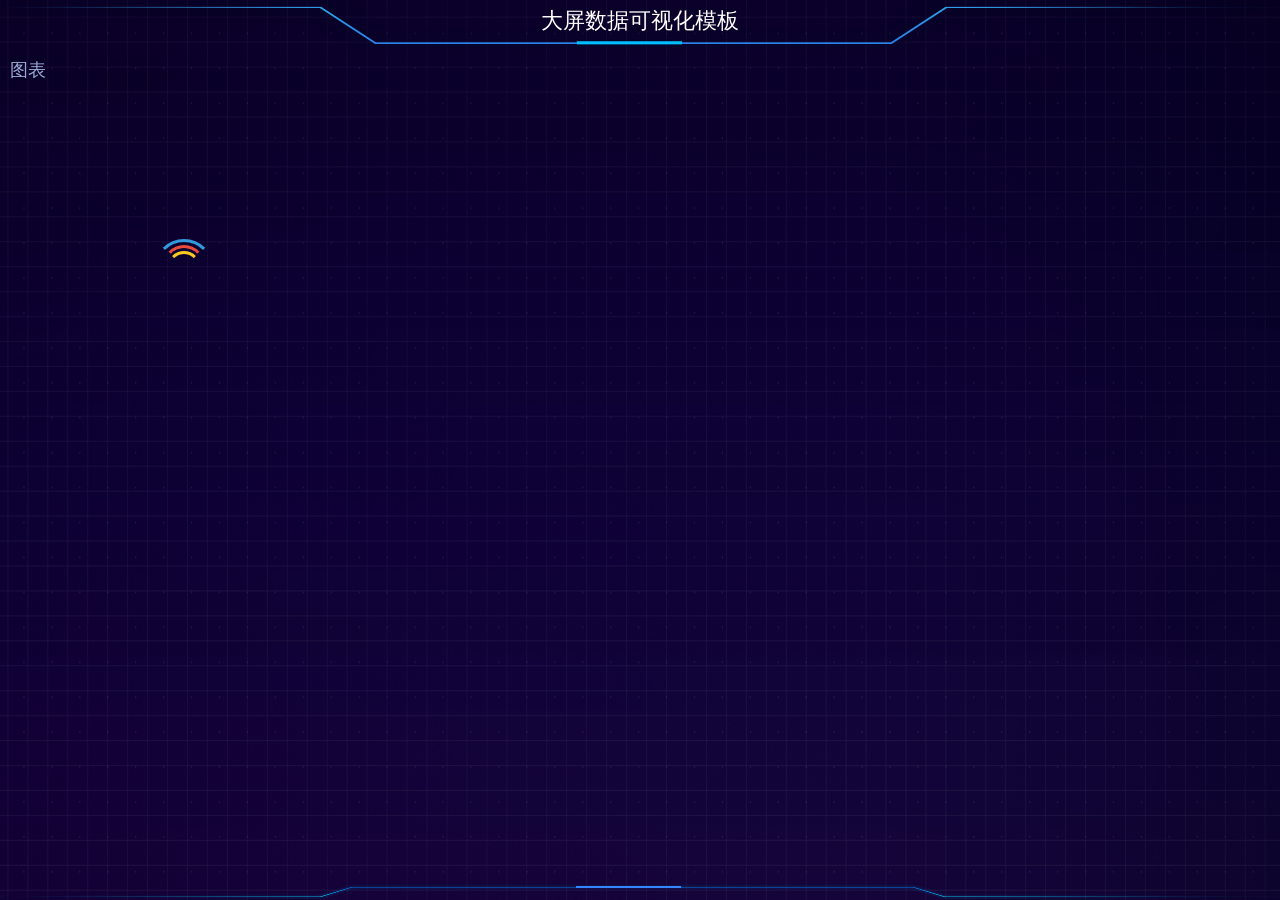
<file: tpl01/index.html>
<!DOCTYPE html>

<html>
	<head>
		<meta charset="utf-8" />
		<meta name="viewport" content="width=device-width,initial-scale=1,minimum-scale=1,maximum-scale=1,user-scalable=no" />
		<title>大屏数据可视化 - 模板</title>
		<link rel="stylesheet" type="text/css" href="css/app.css" />
	</head>
	
	<body>
		<header id="header">
			<h3 class="header-title">大屏数据可视化模板</h3>
			<!--<div class="header-info header-info-l">数据来源：大数据研究院</div>
			<div class="header-info header-info-r">更新日期：2019-04-30</div>-->
		</header>
		
		<footer id="footer"></footer>
		
		<div id="container">
			<div id="flexCon">
				<div class="flex-row">
					<div class="flex-cell flex-cell-l">
						<div class="chart-wrapper">
							<h3 class="chart-title">图表</h3>
							<div class="chart-div">
								<div class="chart-loader"><div class="loader"></div></div>
							</div>
						</div>
					</div>
					<div class="flex-cell flex-cell-c">
						<div class="chart-wrapper">
							<h3 class="chart-title"></h3>
							<div class="chart-div chart-done"></div>
						</div>
					</div>
					<div class="flex-cell flex-cell-r">
						<div class="chart-wrapper">
							<h3 class="chart-title"></h3>
							<div class="chart-div chart-done">
								<div class="chart-loader"><div class="loader"></div></div>
							</div>
						</div>
					</div>
				</div>
				<div class="flex-row">
					<div class="flex-cell flex-cell-lc">
						<div class="chart-wrapper">
							<h3 class="chart-title"></h3>
							<div class="chart-div chart-done">
								<div class="chart-loader"><div class="loader"></div></div>
							</div>
						</div>
					</div>
					<div class="flex-cell flex-cell-r">
						<div class="chart-wrapper">
							<h3 class="chart-title"></h3>
							<div class="chart-div chart-done">
								<div class="chart-loader"><div class="loader"></div></div>
							</div>
						</div>
					</div>
				</div>
			</div>
		</div>
	</body>
</html>
</file>
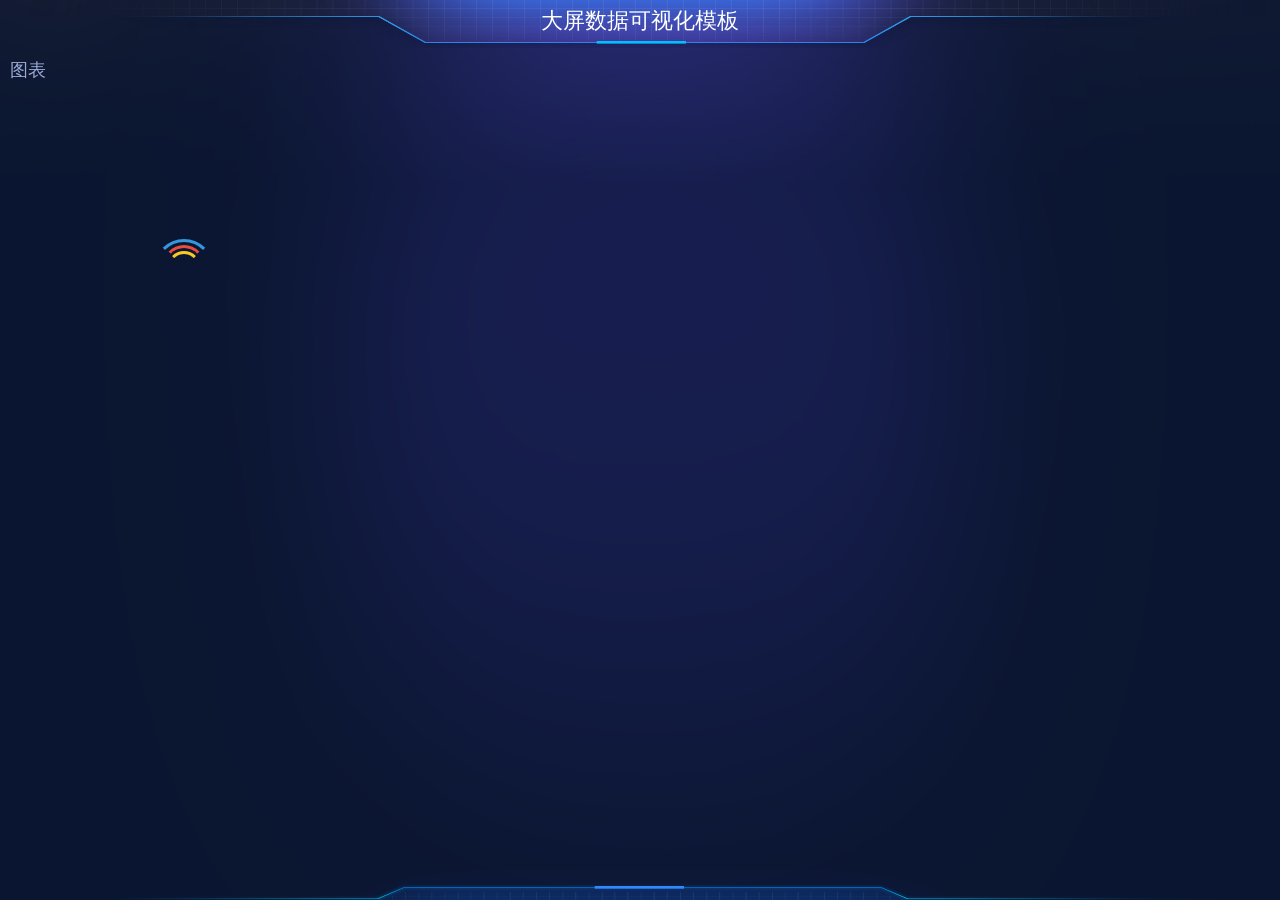
<file: tpl02/index.html>
<!DOCTYPE html>

<html>
	<head>
		<meta charset="utf-8" />
		<meta name="viewport" content="width=device-width,initial-scale=1,minimum-scale=1,maximum-scale=1,user-scalable=no" />
		<title>大屏数据可视化 - 模板</title>
		<link rel="stylesheet" type="text/css" href="css/app.css" />
	</head>
	
	<body>
		<header id="header">
			<h3 class="header-title">大屏数据可视化模板</h3>
			<!--<div class="header-info header-info-l">数据来源：大数据研究院</div>
			<div class="header-info header-info-r">更新日期：2019-04-30</div>-->
		</header>
		
		<footer id="footer"></footer>
		
		<div id="container">
			<div id="flexCon">
				<div class="flex-row">
					<div class="flex-cell flex-cell-l">
						<div class="chart-wrapper">
							<h3 class="chart-title">图表</h3>
							<div class="chart-div">
								<div class="chart-loader"><div class="loader"></div></div>
							</div>
						</div>
					</div>
					<div class="flex-cell flex-cell-c">
						<div class="chart-wrapper">
							<h3 class="chart-title"></h3>
							<div class="chart-div"></div>
						</div>
					</div>
					<div class="flex-cell flex-cell-r">
						<div class="chart-wrapper">
							<h3 class="chart-title"></h3>
							<div class="chart-div chart-done">
								<div class="chart-loader"><div class="loader"></div></div>
							</div>
						</div>
					</div>
				</div>
				<div class="flex-row">
					<div class="flex-cell flex-cell-lc">
						<div class="chart-wrapper">
							<h3 class="chart-title"></h3>
							<div class="chart-div chart-done">
								<div class="chart-loader"><div class="loader"></div></div>
							</div>
						</div>
					</div>
					<div class="flex-cell flex-cell-r">
						<div class="chart-wrapper">
							<h3 class="chart-title"></h3>
							<div class="chart-div chart-done">
								<div class="chart-loader"><div class="loader"></div></div>
							</div>
						</div>
					</div>
				</div>
			</div>
		</div>
	</body>
</html>
</file>
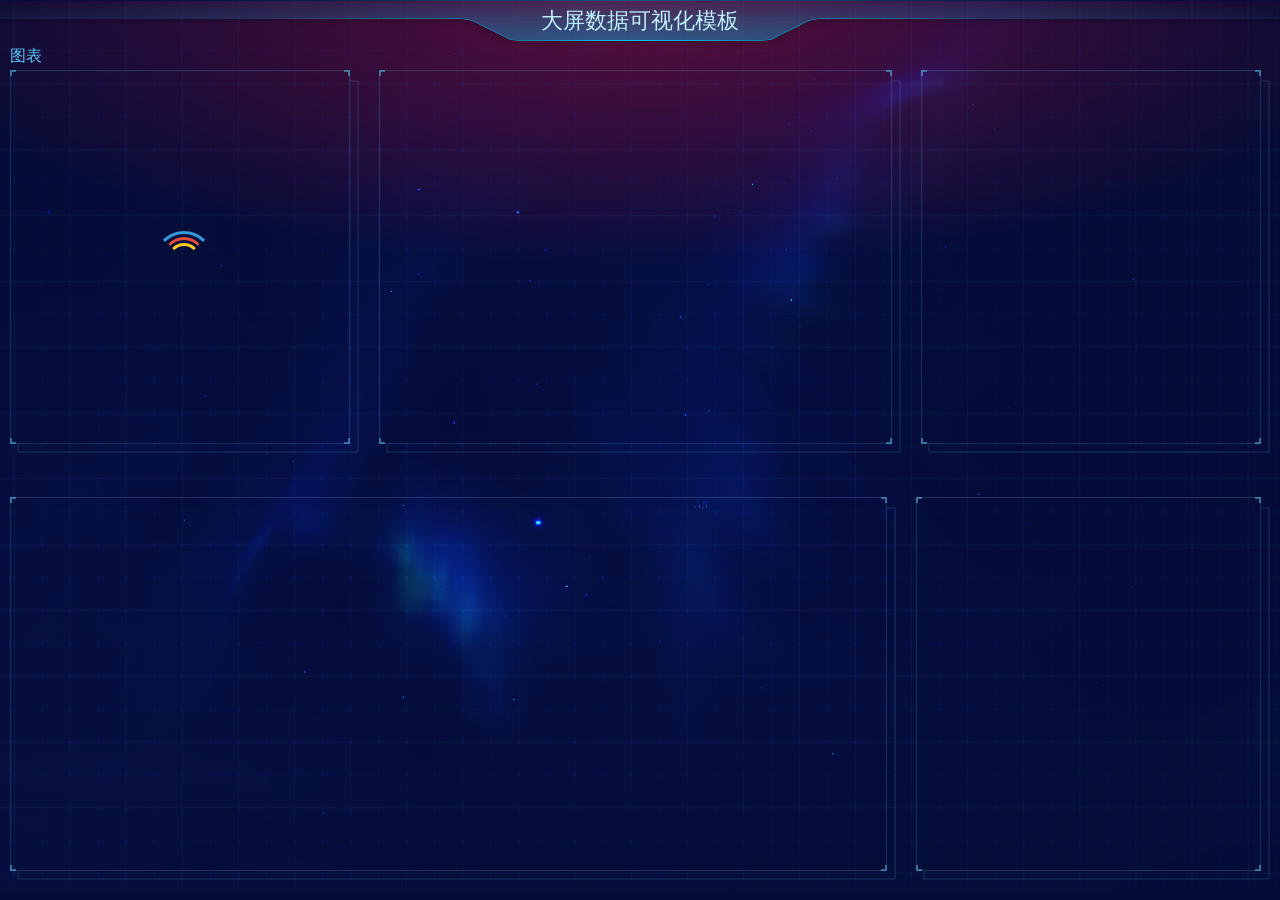
<file: tpl03/index.html>
<!DOCTYPE html>

<html>
	<head>
		<meta charset="utf-8" />
		<meta name="viewport" content="width=device-width,initial-scale=1,minimum-scale=1,maximum-scale=1,user-scalable=no" />
		<title>大屏数据可视化 - 模板</title>
		<link rel="stylesheet" type="text/css" href="css/app.css" />
	</head>
	
	<body>
		<header id="header">
			<h3 class="header-title">大屏数据可视化模板</h3>
		</header>
		
		<div id="container">
			<div id="flexCon">
				<div class="flex-row">
					<div class="flex-cell flex-cell-l">
						<div class="chart-wrapper">
							<h3 class="chart-title">图表</h3>
							<div class="chart-div">
								<div class="chart-loader"><div class="loader"></div></div>
							</div>
						</div>
					</div>
					<div class="flex-cell flex-cell-c">
						<div class="chart-wrapper">
							<h3 class="chart-title"></h3>
							<div class="chart-div"></div>
						</div>
					</div>
					<div class="flex-cell flex-cell-r">
						<div class="chart-wrapper">
							<h3 class="chart-title"></h3>
							<div class="chart-div chart-done">
								<div class="chart-loader"><div class="loader"></div></div>
							</div>
						</div>
					</div>
				</div>
				<div class="flex-row">
					<div class="flex-cell flex-cell-lc">
						<div class="chart-wrapper">
							<h3 class="chart-title"></h3>
							<div class="chart-div chart-done">
								<div class="chart-loader"><div class="loader"></div></div>
							</div>
						</div>
					</div>
					<div class="flex-cell flex-cell-r">
						<div class="chart-wrapper">
							<h3 class="chart-title"></h3>
							<div class="chart-div chart-done">
								<div class="chart-loader"><div class="loader"></div></div>
							</div>
						</div>
					</div>
				</div>
			</div>
		</div>
	</body>
</html>
</file>
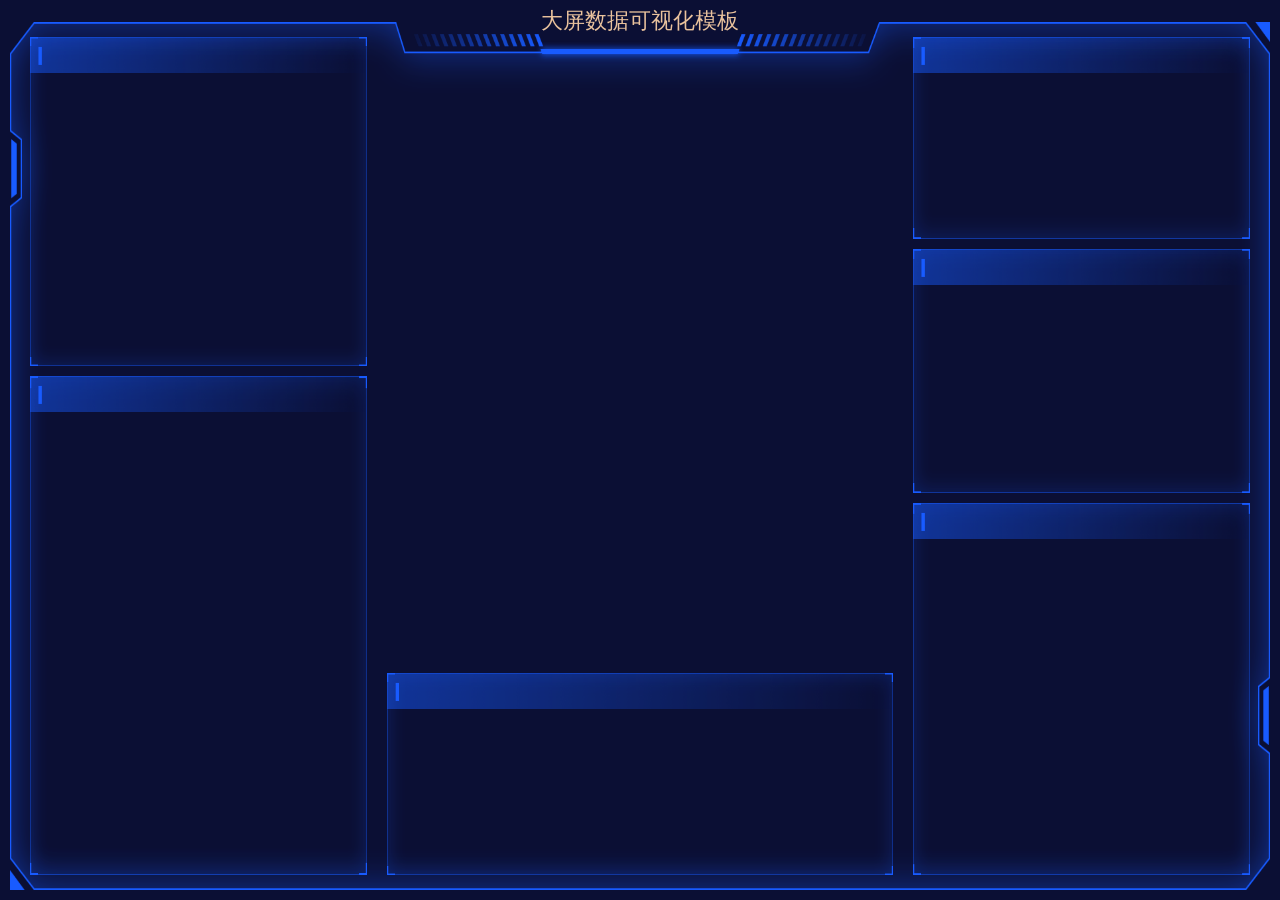
<file: tpl04/index.html>
<!DOCTYPE html>

<html>
	<head>
		<meta charset="utf-8" />
	    <meta name="viewport" content="width=device-width,initial-scale=1,minimum-scale=1,maximum-scale=1,user-scalable=no" />
	    <meta http-equiv="X-UA-Compatible" content="IE=edge, chrome=1" />
		<title>大屏数据可视化 - 模板</title>
		<link rel="stylesheet" href="css/app.css" />
	</head>
	
	<body>
		<div class="header">
			<h1 class="header-title">大屏数据可视化模板</h1>
		</div>
		<div class="wrapper">
			<div class="content">
				<div class="col col-l">
					<div class="xpanel-wrapper xpanel-wrapper-40">
						<div class="xpanel xpanel-l-t">
							<div class="title"></div>
						</div>
					</div>
					<div class="xpanel-wrapper xpanel-wrapper-60">
						<div class="xpanel xpanel-l-b">
							<div class="title"></div>
						</div>
					</div>
				</div>
				<div class="col col-c">
					<div class="xpanel-wrapper xpanel-wrapper-75">
						<div class="xpanel no-bg">
						</div>
					</div>
					<div class="xpanel-wrapper xpanel-wrapper-25">
						<div class="xpanel xpanel-c-b">
							<div class="title title-long"></div>
						</div>
					</div>
				</div>
				<div class="col col-r">
					<div class="xpanel-wrapper xpanel-wrapper-25">
						<div class="xpanel xpanel-r-t">
							<div class="title"></div>
						</div>
					</div>
					<div class="xpanel-wrapper xpanel-wrapper-30">
						<div class="xpanel xpanel-r-m">
							<div class="title"></div>
						</div>
					</div>
					<div class="xpanel-wrapper xpanel-wrapper-45">
						<div class="xpanel xpanel-r-b">
							<div class="title"></div>
						</div>
					</div>
				</div>
			</div>
		</div>
	</body>
</html>
</file>
<file: case01/css/app.css>
@charset "utf-8";

/********** Global **********/
/*
 *常用背景色： #0b0f34 (6,64,102) (29,45,57) (7,33,58) (8,13,28) (15,43,36)
 */
html, body {
	width:100%;
	height:100%;
	min-height:635px;
	font-family:"microsoft yahei", arial, sans-serif;
	background-color:#0f1c30;
	background-repeat:no-repeat;
	background-position:center;
	background-size:100% 100%;
	overflow-x:hidden;
	overflow-y:auto;
}
body.bg01 {background-image:url("../img/bg01.png");}
body.bg02 {background-image:url("../img/bg02.png");}
body.bg03 {background-image:url("../img/bg03.png");}
body.bg04 {background-image:url("../img/bg04.png");}
.header {
	margin:0 auto;
	width:100%;
	height:65px;
	max-width:1920px;
	background:url("../img/header.png") center no-repeat;
}
.header h3 {
	margin:0;
	padding:0;
	line-height:50px;
	text-align:center;
	font-size:24px;
	color:#5dc2fe;
}
.wrapper {position:absolute;top:80px;bottom:0;left:0;right:0;min-height:555px;}
.container-fluid {height:100%;min-height:100%;}
.row {margin-left:-7px;margin-right:-8px;}
.row>div {padding-left:7px;padding-right:8px;}
.xpanel-wrapper {padding-bottom:15px;box-sizing:border-box;}
.xpanel-wrapper-1 {height:100%;}
.xpanel-wrapper-2 {height:50%;}
.xpanel-wrapper-3 {height:33.33333%;}
.xpanel {
	padding:15px;
	height:100%;
	min-height:170px;
	background:url("../img/panel.png") center no-repeat;
	background-size:100% 100%;
	box-sizing:border-box;
}

/* tool */
.fill-h {height:100%;min-height:100%;}
.no-margin {margin:0 !important;}
.no-padding {padding:0 !important;}

/* scrollbar */
::-webkit-scrollbar {width:0;height:0;}
::-webkit-scrollbar-track {background-color:transparent;}
::-webkit-scrollbar-thumb {border-radius:5px;background-color:rgba(0, 0, 0, 0.3);}
</file>
<file: case02/css/app.css>
@charset "utf-8";

/********** Global **********/
/*
 *常用背景色： #0f1c30 #0b0f34 (6,64,102) (29,45,57) (7,33,58) (8,13,28) (15,43,36)
 */
html, body {
	width:100%;
	height:100%;
	min-height:635px;
	font-family:"microsoft yahei", arial, sans-serif;
	background-color:#0f1c30;
	background-repeat:no-repeat;
	background-position:center;
	background-size:100% 100%;
	overflow-x:hidden;
	overflow-y:auto;
}
body.bg05 {background-image:url("../img/bg05.png");}
body.bg06 {background-image:url("../img/bg06.png");}
body.bg07 {background-image:url("../img/bg07.png");}
body.bg08 {background-image:url("../img/bg08.png");}
.header {
	margin:0 auto;
	width:100%;
	height:72px;
	max-width:1920px;
	background:url("../img/header.png") center no-repeat;
	background-size:100% 100%;
}
.header h3 {
	margin:0;
	padding:0;
	line-height:44px;
	text-align:center;
	font-size:24px;
	color:#5dc2fe;
}
.wrapper {position:absolute;top:87px;bottom:0;left:0;right:0;min-height:545px;}
.container-fluid {height:100%;min-height:100%;}
.row {margin-left:-7px;margin-right:-8px;}
.row>div {padding-left:7px;padding-right:8px;}
.xpanel-wrapper {padding-bottom:15px;box-sizing:border-box;}
.xpanel-wrapper-1 {height:100%;}
.xpanel-wrapper-2 {height:50%;}
.xpanel-wrapper-1-3 {height:33.33333%;}
.xpanel-wrapper-2-3 {height:66.66666%;}
.xpanel {
	padding:15px;
	height:100%;
	min-height:170px;
	background:url("../img/panel.png") center no-repeat;
	background-size:100% 100%;
	box-sizing:border-box;
}

/* tool */
.fill-h {height:100%;min-height:100%;}
.no-margin {margin:0 !important;}
.no-padding {padding:0 !important;}
.no-bg {background:none !important;}
.no-border {border:0 !important;}

/* scrollbar */
::-webkit-scrollbar {width:0;height:0;}
::-webkit-scrollbar-track {background-color:transparent;}
::-webkit-scrollbar-thumb {border-radius:5px;background-color:rgba(0, 0, 0, 0.3);}
</file>
<file: case03/css/app.css>
@charset "utf-8";

/********** Global **********/
/*
 *常用背景色： #0f1c30 #0b0f34 (6,64,102) (29,45,57) (7,33,58) (8,13,28) (15,43,36)
 */
html, body {
	width:100%;
	height:100%;
	min-height:635px;
	font-family:"microsoft yahei", arial, sans-serif;
	background-color:#0f0a28;
	background-repeat:no-repeat;
	background-position:center;
	background-size:100% 100%;
	overflow-x:hidden;
	overflow-y:auto;
}
body.bg02 {background-image:url("../img/bg02.png");}
.header {
	margin:0 auto;
	width:100%;
	height:42px;
	max-width:1920px;
	background:url("../img/header-left.png") left center no-repeat, url("../img/header-right.png") right center no-repeat;
	background-size:43% 80%, 43% 80%;
	overflow:hidden;
}
.header h3 {
	margin:0;
	padding:0;
	line-height:42px;
	text-align:center;
	font-size:24px;
	color:#5dc2fe;
}
@media (max-width: 1199px) {
	.header {
		background-size:25% 60%, 25% 60%;
	}
}
.wrapper {position:absolute;top:57px;bottom:0;left:0;right:0;min-height:565px;}
.container-fluid {height:100%;min-height:100%;}
.row {margin-left:-7px;margin-right:-8px;}
.row>div {padding-left:7px;padding-right:8px;}
.xpanel-wrapper {padding-bottom:15px;box-sizing:border-box;}
.xpanel-wrapper-1 {height:100%;}
.xpanel-wrapper-2 {height:50%;}
.xpanel-wrapper-1-3 {height:33.33333%;}
.xpanel-wrapper-2-3 {height:66.66666%;}
.xpanel {
	padding:15px;
	height:100%;
	min-height:170px;
	background:url("../img/panel.png") center no-repeat;
	background-size:100% 100%;
	box-sizing:border-box;
}

/* tool */
.fill-h {height:100%;min-height:100%;}
.no-margin {margin:0 !important;}
.no-padding {padding:0 !important;}
.no-bg {background:none !important;}
.no-border {border:0 !important;}

/* scrollbar */
::-webkit-scrollbar {width:0;height:0;}
::-webkit-scrollbar-track {background-color:transparent;}
::-webkit-scrollbar-thumb {border-radius:5px;background-color:rgba(0, 0, 0, 0.3);}
</file>
<file: case04/css/app.css>
@charset "utf-8";

/********** Global **********/
/*
 *常用背景色： #0f1c30 #0b0f34 (6,64,102) (29,45,57) (7,33,58) (8,13,28) (15,43,36)
 */
html, body {
	width:100%;
	height:100%;
	min-height:635px;
	font-family:"microsoft yahei", arial, sans-serif;
	background-color:#152a59;
	background-repeat:no-repeat;
	background-position:center;
	background-size:100% 100%;
	overflow-x:hidden;
	overflow-y:auto;
}
body.bg06 {background-image:url("../img/bg06.png");}
.header {
	margin:0 auto;
	width:100%;
	height:55px;
	max-width:1920px;
	background:url("../img/header-left.png") left center no-repeat, url("../img/header-right.png") right center no-repeat;
	background-size:43% 100%, 43% 100%;
	overflow:hidden;
}
.header h3 {
	margin:0;
	padding:0;
	line-height:60px;
	text-align:center;
	font-size:24px;
	color:#5dc2fe;
}
@media (max-width: 1199px) {
	.header {
		background:url("../img/header-left.png") left bottom no-repeat, url("../img/header-right.png") right bottom no-repeat;
		background-size:100%, 100%;
	}
	.header h3 {line-height:48px;}
}
.wrapper {position:absolute;top:70px;bottom:0;left:0;right:0;min-height:555px;}
.container-fluid {height:100%;min-height:100%;}
.row {margin-left:-7px;margin-right:-8px;}
.row>div {padding-left:7px;padding-right:8px;}
.xpanel-wrapper {padding-bottom:15px;box-sizing:border-box;}
.xpanel-wrapper-1 {height:100%;}
.xpanel-wrapper-1-2 {height:50%;}
.xpanel-wrapper-1-3 {height:33.33333%;}
.xpanel-wrapper-2-3 {height:66.66666%;}
.xpanel {
	padding:15px;
	height:100%;
	min-height:170px;
	background:url("../img/panel.png") center no-repeat;
	background-size:100% 100%;
	box-sizing:border-box;
}

/* tool */
.fill-h {height:100%;min-height:100%;}
.no-margin {margin:0 !important;}
.no-padding {padding:0 !important;}
.no-bg {background:none !important;}
.no-border {border:0 !important;}

/* scrollbar */
::-webkit-scrollbar {width:0;height:0;}
::-webkit-scrollbar-track {background-color:transparent;}
::-webkit-scrollbar-thumb {border-radius:5px;background-color:rgba(0, 0, 0, 0.3);}
</file>
<file: case05/static/css/comon0.css>
﻿@charset "utf-8";
/* CSS Document */
*{
	-webkit-box-sizing: border-box;
	-moz-box-sizing: border-box;
	box-sizing: border-box}
*,body{padding:0px;	margin:0px;color: #222;font-family: "微软雅黑";}
@font-face{font-family:electronicFont;src:url(../font/DS-DIGIT.TTF)}
body{ background:#000d4a url(../images/bg.jpg) center top; background-size:cover;color:#666;font-size: .1rem;}
li{ list-style-type:none;}
table{}
i{ margin:0px; padding:0px; text-indent:0px;}
img{ border:none; max-width: 100%;}
a{ text-decoration:none; color:#399bff;}
a.active,a:focus{ outline:none!important; text-decoration:none;}
ol,ul,p,h1,h2,h3,h4,h5,h6{ padding:0; margin:0}
a:hover{ color:#06c; text-decoration: none!important}


.clearfix:after, .clearfix:before {
	display: table;
	content: " "
}
 .clearfix:after {
	clear: both
}
.pulll_left{float:left;}
.pulll_right{float:right;}
/*谷哥滚动条样式*/

  ::-webkit-scrollbar {width:5px;height:5px;position:absolute}
  ::-webkit-scrollbar-thumb {background-color:#5bc0de}
  ::-webkit-scrollbar-track {background-color:#ddd}

/***/
.canvas{position: absolute; width:100%; left: 0; top: 0; height: 99%; z-index: 1;}

.allnav{height: calc(100% - 30px);}
.loading{position:fixed; left:0; top:0; font-size:18px; z-index:100000000;width:100%; height:100%; background:#1a1a1c; text-align:center;}
.loadbox{position:absolute; width:160px;height:150px; color: #aaa; left:50%; top:50%; margin-top:-100px; margin-left:-75px;}
.loadbox img{ margin:10px auto; display:block; width:40px;}

.copyright{ background:rgba(19,31,64,.32); border: 1px solid rgba(255,255,255,.05); line-height:.5rem; text-align: center; padding-right: 15px; bottom: 0; color:rgba(255,255,255,.7); font-size: .16rem; }

.head{ height:1.05rem; background: url(../images/head_bg.png) no-repeat center center; background-size: 100% 100%; position: relative; z-index: 100;}
.head h1{ color:#fff; text-align: center; font-size: .4rem; line-height:.8rem;}
.head h1 img{ width:1.5rem; display: inline-block; vertical-align: middle; margin-right: .2rem}
.weather{ position:absolute; right:.3rem; top:0; line-height: .75rem;}
.weather img{ width:.37rem; display: inline-block; vertical-align: middle;}
.weather span{color:rgba(255,255,255,.7); font-size: .18rem; padding-right: .1rem;}
.mainbox{ padding:.1rem .1rem 0rem .1rem;}
.mainbox>ul{}
.mainbox>ul>li{ float: left; padding: 0 .1rem}

.mainbox>ul>li{ width: 30%}
.mainbox>ul>li:nth-child(2){ width: 40%;padding: 0}

.boxall{ border: 1px solid rgba(25,186,139,.17); padding:0 .2rem .4rem .15rem;  background: rgba(255,255,255,.04) url(../images/line.png); background-size: 100% auto; position: relative; margin-bottom: .15rem; z-index: 10;}
.boxall:before,
.boxall:after{ position:absolute; width: .1rem; height: .1rem; content: "";  border-top: 2px solid #02a6b5; top: 0;}
.boxall:before,.boxfoot:before{border-left: 2px solid #02a6b5;left: 0;}
.boxall:after,.boxfoot:after{border-right: 2px solid #02a6b5; right: 0;}
.alltitle{ font-size:.2rem; color:#fff; text-align: center; line-height: .5rem;}

.boxfoot{ position:absolute; bottom: 0; width: 100%; left: 0;}
.boxfoot:before,
.boxfoot:after{ position:absolute; width: .1rem; height: .1rem;  content: "";border-bottom: 2px solid #02a6b5; bottom: 0;}

.bar{background:rgba(101,132,226,.1); padding: .15rem;}
.barbox li,.barbox2 li{ width:50%; text-align: center; position: relative; z-index: 100;}
.barbox:before,
.barbox:after{ position:absolute; width: .3rem; height: .1rem; content: ""; }
.barbox:before{border-left: 2px solid #02a6b5;left: 0;border-top: 2px solid #02a6b5; }
.barbox:after{border-right: 2px solid #02a6b5; right: 0; bottom: 0;border-bottom: 2px solid #02a6b5; }

.barbox li:first-child:before{ position:absolute; content: ""; height:50%; width: 1px; background: rgba(255,255,255,.2); right: 0; top: 25%;}

.barbox{  border: 1px solid rgba(25,186,139,.17); position: relative;}
.barbox li{ font-size: .7rem; color: #ffeb7b; padding: .05rem 0;  font-family:electronicFont; font-weight: bold;}
.barbox2 li{ font-size: .19rem; color:rgba(255,255,255,.7); padding-top: .1rem;}

.map{  position:relative; height: 7.2rem; z-index: 9;}
.map4{ width: 200%; height:7rem;  position: relative; left: -50%; top: 4%; margin-top: .2rem; z-index: 5;}
.map1,.map2,.map3{ position:absolute; opacity: .5}
.map1{ width:6.43rem; z-index: 2;top:.45rem; left: .7rem;  animation: myfirst2 15s infinite linear;}
.map2{ width:5.66rem; top:.85rem; left:1.2rem; z-index: 3; opacity: 0.2; animation: myfirst 10s infinite linear;}
.map3{ width:5.18rem; top:1.07rem; left: 1.4rem; z-index: 1;}





.tabs { text-align: center; padding: .1rem 0 0 0;}
.tabs a {
    position: relative;
    display: inline-block;
    margin-left: 1px;
    padding:.05rem .2rem;
    color: #898989;
    transition: all .3s ease-out 0s;
    font-size: 14px;
}
.tabs li{ display:inline-block;}
.tabs a:after {
    position: absolute;
    width: 1px;
    height: 10px;
    background-color: rgba(255,255,255,.1);
    content: '';
	 margin-left:0; right:-1px;    margin-top: 7px;
	
	
}
.tabs li a.active {border: 1px solid rgba(25,186,139,.17); background: rgba(255,255,255,.05); color:#fff;}

.tit02{ text-align:center; margin: .1rem 0; position: relative}
.tit02 span{border: 1px solid rgba(25,186,139,.17); letter-spacing: 2px; padding: .01rem .2rem; background: rgba(255,255,255,.05);  font-size: .18rem;  color: #49bcf7;}
.tit02:before,.tit02:after{ position:absolute; width:26%; height: 1px;background: rgba(25,186,139,.2);  content: ""; top: .12rem;}
.tit02:after{ right:0;}
.tit02:before{ left:0;}

.wrap{ height:2.54rem; overflow: hidden;}
.wrap li{  line-height:.42rem; height:.42rem; font-size: .18rem; text-indent: .24rem; margin-bottom: .1rem; }
.wrap li p{border: 1px solid rgba(25,186,139,.17);color: rgba(255,255,255,.6); }
.sy{ float:left; width: 33%; height:95%; margin-top: .25rem;}


.adduser{ height:1.5rem; overflow: hidden;}
.adduser li{height:.5rem;}
.adduser img{ width: .40rem; border-radius: .5rem; margin-right: .1rem; display: inline-block; vertical-align: middle;}
.adduser span{  line-height:.5rem; font-size: .18rem;color: rgba(255,255,255,.6); }

.sycm ul{ margin-left:-.5rem;margin-right:-.5rem;  padding: .16rem 0;}
.sycm li{ float: left; width: 33.33%; text-align: center; position: relative}
.sycm li:before{ position:absolute; content: ""; height:30%; width: 1px; background: rgba(255,255,255,.1); right: 0; top: 15%;}
.sycm li:last-child:before{ width: 0;}

.sycm li h2{ font-size:.3rem; color: #c5ccff;}
.sycm li span{ font-size:.18rem; color: #fff; opacity: .5;}

@keyframes myfirst2
{
from {transform: rotate(0deg);}
to {transform: rotate(359deg);}
}

@keyframes myfirst
{
from {transform: rotate(0deg);}
to {transform: rotate(-359deg);}
}


/*Plugin CSS*/
.str_wrap {
	overflow:hidden;
	width:100%;
	position:relative;
	-moz-user-select: none;
	-khtml-user-select: none;
	user-select: none;  
	white-space:nowrap;
}


.str_move { 
	white-space:nowrap;
	position:absolute; 
	top:0; 
	left:0;
	cursor:move;
}
.str_move_clone {
	display:inline-block;
	vertical-align:top;
	position:absolute; 
	left:100%;
	top:0;
}
.str_vertical .str_move_clone {
	left:0;
	top:100%;
}
.str_down .str_move_clone {
	left:0;
	bottom:100%;
}
.str_vertical .str_move,
.str_down .str_move {
	white-space:normal;
	width:100%;
}
.str_static .str_move,
.no_drag .str_move,
.noStop .str_move{
	cursor:inherit;
}
.str_wrap img {
	max-width:none !important;	
}
</file>
<file: case06/css/chunk-06a28b3c.ee6e7f4d.css>
.deviceSafeRisk[data-v-9ea8da00]{height:100%}
</file>
<file: case06/css/chunk-075f34c0.87849e14.css>
.page3[data-v-ab1238ca]{height:100%;width:100%;padding:14px 20px 20px;background:#03044a;overflow:hidden}.page3 .ivu-col[data-v-ab1238ca]{height:100%;float:left}.page3 .center-bottom[data-v-ab1238ca],.page3 .left[data-v-ab1238ca],.page3 .right1-1[data-v-ab1238ca]{height:100%;border:1px solid #0d2451;position:relative;background:#151456}.page3 .center-bottom #left_5[data-v-ab1238ca],.page3 .left #left_5[data-v-ab1238ca],.page3 .right1-1 #left_5[data-v-ab1238ca]{height:100%;width:45%;float:left}.page3 .center-bottom #left_6[data-v-ab1238ca],.page3 .left #left_6[data-v-ab1238ca],.page3 .right1-1 #left_6[data-v-ab1238ca]{height:100%;width:55%;float:left}.page3 .center-bottom .circular[data-v-ab1238ca],.page3 .left .circular[data-v-ab1238ca],.page3 .right1-1 .circular[data-v-ab1238ca]{height:100%}.page3 .center-bottom .circular .canvas[data-v-ab1238ca],.page3 .left .circular .canvas[data-v-ab1238ca],.page3 .right1-1 .circular .canvas[data-v-ab1238ca]{height:100%;width:30%;float:left}.page3 .center-bottom .circular .canvas .subtitle[data-v-ab1238ca],.page3 .left .circular .canvas .subtitle[data-v-ab1238ca],.page3 .right1-1 .circular .canvas .subtitle[data-v-ab1238ca]{font-size:12px;font-weight:700;color:#fff;height:25px;padding:10px 0;text-align:center}.page3 .center-bottom .circular .canvas .canvasList[data-v-ab1238ca],.page3 .left .circular .canvas .canvasList[data-v-ab1238ca],.page3 .right1-1 .circular .canvas .canvasList[data-v-ab1238ca]{height:calc(100% - 25px);text-align:center}.page3 .center-bottom .left1[data-v-ab1238ca],.page3 .left .left1[data-v-ab1238ca],.page3 .right1-1 .left1[data-v-ab1238ca]{border-bottom:1px solid #0d2451;background:#151456}.page3 .center-bottom .title[data-v-ab1238ca],.page3 .left .title[data-v-ab1238ca],.page3 .right1-1 .title[data-v-ab1238ca]{position:absolute;display:inline-block;color:#6eddf1;border:2px solid #6eddf1;height:18px;padding:0 2px;left:50%;transform:translate(-50%,-50%)}.page3 .center-bottom .title .title-text[data-v-ab1238ca],.page3 .left .title .title-text[data-v-ab1238ca],.page3 .right1-1 .title .title-text[data-v-ab1238ca]{position:relative;font-size:16px;background:#09102e;display:inline-block;padding:0 4px;transform:translateY(-5px)}.page3 .center-top[data-v-ab1238ca]{height:60%}.page3 .center-bottom[data-v-ab1238ca]{height:40%}.page3 .center-bottom .bottom-radars[data-v-ab1238ca]{height:55%}.page3 .center-bottom .bottom-bars[data-v-ab1238ca]{height:45%}.page3 .right-1[data-v-ab1238ca]{height:30%}.page3 .right-1 .right1-1[data-v-ab1238ca]{height:92%}.page3 .right-2[data-v-ab1238ca]{height:40%}
</file>
<file: case06/css/chunk-0f7ab47a.c0345b79.css>
.webBar[data-v-b422ccf6]{float:left;width:60%;height:100%}
</file>
<file: case06/css/chunk-13776d78.15fb7868.css>
.ring[data-v-047276b1]{width:100%;height:100%}
</file>
<file: case06/css/chunk-1384bb74.d0f3e0d9.css>
.lines[data-v-576965d4]{height:100%;width:100%;position:relative}.lines #bottom_1[data-v-576965d4]{height:100%;width:100%}.lines .switchButton[data-v-576965d4]{position:absolute;z-index:5;right:10px;top:15px;border:1px solid #028bff;border-radius:5px;padding:0}.lines .switchButton .active[data-v-576965d4]{background:#0454a1}.lines .switchButton a[data-v-576965d4]{display:inline-block;color:#fff;padding:1px 8px}
</file>
<file: case06/css/chunk-17ff8ccc.6472e367.css>
.hotWords[data-v-eeb11706]{height:100%;width:70%;float:right}
</file>
<file: case06/css/chunk-1a7c6f31.34da0429.css>
.area[data-v-a29d2834]{height:100%}
</file>
<file: case06/css/chunk-1fd2ad98.3e1be57e.css>
.threeBarChart[data-v-40230a2c]{height:100%;width:100%}
</file>
<file: case06/css/chunk-232684ce.e2871b14.css>
.chinaMap[data-v-38159203]{height:100%}
</file>
<file: case06/css/chunk-253d83af.7293dca7.css>
.funnel[data-v-346964f1]{width:100%;height:100%}
</file>
<file: case06/css/chunk-279741ba.9408bfcb.css>
.barChart[data-v-00c99212]{width:100%;height:100%}
</file>
<file: case06/css/chunk-2ae704c6.fe0c296b.css>
.page2[data-v-77e14838]{height:100%;width:100%;padding:14px 20px 20px;background:#03044a;overflow:hidden}.page2 .content[data-v-77e14838]{height:65%}.page2 .content .ivu-col[data-v-77e14838]{height:100%}.page2 .content .circlePie[data-v-77e14838]{height:100%;padding:0 0 40px;text-align:center;position:relative}.page2 .content .circlePie canvas[data-v-77e14838]{position:absolute;left:50%;top:0;transform:translate(-50%)}.page2 .content .circlePie #dot[data-v-77e14838]{background:transparent}.page2 .content .list[data-v-77e14838]{height:48%}.page2 .content .list .left[data-v-77e14838],.page2 .content .list .right[data-v-77e14838]{background:#0d1341}.page2 .content .list .center[data-v-77e14838],.page2 .content .list .left[data-v-77e14838],.page2 .content .list .right[data-v-77e14838]{width:100%;height:90%;border:1px solid #0d2451;position:relative}.page2 .content .list .center #center2[data-v-77e14838],.page2 .content .list .center #left1[data-v-77e14838],.page2 .content .list .center #left2[data-v-77e14838],.page2 .content .list .center #left3[data-v-77e14838],.page2 .content .list .center #right1[data-v-77e14838],.page2 .content .list .center #right2[data-v-77e14838],.page2 .content .list .center #right3[data-v-77e14838],.page2 .content .list .left #center2[data-v-77e14838],.page2 .content .list .left #left1[data-v-77e14838],.page2 .content .list .left #left2[data-v-77e14838],.page2 .content .list .left #left3[data-v-77e14838],.page2 .content .list .left #right1[data-v-77e14838],.page2 .content .list .left #right2[data-v-77e14838],.page2 .content .list .left #right3[data-v-77e14838],.page2 .content .list .right #center2[data-v-77e14838],.page2 .content .list .right #left1[data-v-77e14838],.page2 .content .list .right #left2[data-v-77e14838],.page2 .content .list .right #left3[data-v-77e14838],.page2 .content .list .right #right1[data-v-77e14838],.page2 .content .list .right #right2[data-v-77e14838],.page2 .content .list .right #right3[data-v-77e14838]{height:100%}.page2 .content .list .center .chart-68[data-v-77e14838],.page2 .content .list .left .chart-68[data-v-77e14838],.page2 .content .list .right .chart-68[data-v-77e14838]{width:68%;height:100%;float:left}.page2 .content .list .center .chart-32[data-v-77e14838],.page2 .content .list .left .chart-32[data-v-77e14838],.page2 .content .list .right .chart-32[data-v-77e14838]{width:32%;height:100%;float:left}.page2 .bottom-list[data-v-77e14838]{height:35%}.page2 .bottom-list .ivu-col[data-v-77e14838]{height:100%}.page2 .bottom-list .ivu-col .list[data-v-77e14838]{height:100%;width:33.3333%;padding-right:1.5%;float:left}.page2 .bottom-list .ivu-col .list #bottom_4[data-v-77e14838]{padding:0 20px}.page2 .bottom-list .ivu-col .list .bottom[data-v-77e14838]{width:100%;height:100%;border:1px solid #0d2451;position:relative}.page2 .bottom-list .ivu-col .right-bottom[data-v-77e14838]{width:100%;padding-right:0}.page2 .bottom-list .ivu-col .right-bottom .bottom1[data-v-77e14838]{width:100%}
</file>
<file: case06/css/chunk-30b77775.2d5cb119.css>
.webPie[data-v-2e6f024c]{width:100%;height:100%}.webPie .webPie-title[data-v-2e6f024c]{height:20%;text-align:center}.webPie .webPie-title .subtitle[data-v-2e6f024c]{color:#68c6d6;position:relative;font-size:12px}.webPie .webPie-title .subtitle .leftCircle[data-v-2e6f024c]{display:block;width:6px;height:6px;border-radius:50%;position:absolute;left:-15px;top:5px}.webPie .webPie-title .subtitle .rightCircle[data-v-2e6f024c]{display:block;width:6px;height:6px;border-radius:50%;position:absolute;right:-15px;top:5px}.webPie .webPie-content[data-v-2e6f024c]{height:80%}
</file>
<file: case06/css/chunk-311041ce.2897bd76.css>
.chart[data-v-b04e1c24]{height:100%}
</file>
<file: case06/css/chunk-377faef3.987197f3.css>
.redPocket[data-v-2014094a]{height:100%}
</file>
<file: case06/css/chunk-37be7061.9f446139.css>
.pieMain[data-v-379f75be]{width:100%;height:100%}
</file>
<file: case06/css/chunk-3ec143a8.51748e42.css>
.behaviorBar[data-v-2c28ab88]{height:45%}
</file>
<file: case06/css/chunk-49bce13f.c0847fd4.css>
.doubleBars[data-v-490f9398]{width:100%;height:100%}
</file>
<file: case06/css/chunk-56365722.982745ad.css>
.doubleLine[data-v-48e6fc23]{height:100%;width:100%}
</file>
<file: case06/css/chunk-5c956d37.7f8bd6b9.css>
.chart[data-v-af12b48e]{height:100%}
</file>
<file: case06/css/chunk-6267b117.fc63d382.css>
.worldMap[data-v-2e1d7b3a]{width:100%;height:100%}
</file>
<file: case06/css/chunk-633a6acf.806e64f2.css>
.main[data-v-9b24ceec]{width:100%;height:100%;position:relative}.main .guideLine[data-v-9b24ceec]{width:100%;height:100%}.main .guideLine #textBox_1[data-v-9b24ceec]{opacity:0}.main .guideLine .title_1[data-v-9b24ceec]{font-size:15px;cursor:pointer}.main .guideLine .title_1 .title-text-box[data-v-9b24ceec]{background:transparent;justify-content:center;align-items:center;display:-webkit-flex;height:100%}.main .guideLine .title_1 .title-text-box p[data-v-9b24ceec]{width:100%;background:transparent;color:#a0e8ff;font-size:15px;text-align:center}.main .guideLine .title_1 .title-text-box p .titleText[data-v-9b24ceec]{margin-left:-5px;font-size:15px;display:block}.main .guideLine .title_1 .title-text-box p[data-v-9b24ceec] .ivu-rate{font-size:14px}.main .guideLine .title_1 .title-text-box p[data-v-9b24ceec] .ivu-rate .ivu-rate-star{margin-right:6px}.main .guideLine .text[data-v-9b24ceec]{opacity:0;color:#fff;font-size:15px;text-align:center}.main .guideLine .text .text-box[data-v-9b24ceec]{background:transparent;justify-content:center;align-items:center;display:-webkit-flex}.main .guideLine .text .text-box .promptBox[data-v-9b24ceec]{width:100%;height:100%;padding:10px 20px}.main .guideLine .text .text-box .promptBox .promptTitle[data-v-9b24ceec]{color:#fff;font-size:16px;font-weight:700;margin-bottom:5px}.main .guideLine .text .text-box .promptBox p[data-v-9b24ceec]{background:transparent;color:#a0e8ff;font-size:16px;text-align:left}.main .guideLine .text .text-box .psychologyContent[data-v-9b24ceec]{color:#afe5fb;font-size:16px;text-align:left}.main .guideLine .text .text-box .psychologyContent div[data-v-9b24ceec]{line-height:2em}.main .guideLine .text .text-box .psychologyContent div span[data-v-9b24ceec]:first-child{color:#fed723;cursor:pointer}.main .guideLine .swap1[data-v-9b24ceec]{stroke-dasharray:130;stroke-dashoffset:130}.main .guideLine .swap2[data-v-9b24ceec]{stroke-dasharray:190;stroke-dashoffset:190}.main .guideLine .swap3[data-v-9b24ceec]{stroke-dasharray:240;stroke-dashoffset:240}.main .guideLine .swap4[data-v-9b24ceec]{stroke-dasharray:295;stroke-dashoffset:295}.main .guideLine .circle-point[data-v-9b24ceec]:hover{fill:#000}
</file>
<file: case06/css/chunk-6593c0ee.34da0429.css>
.area[data-v-a29d2834]{height:100%}
</file>
<file: case06/css/chunk-6a3a56a1.513f71c0.css>
.rightBar[data-v-2c01050e]{height:100%;width:55%;float:left}
</file>
<file: case06/css/chunk-72e31445.111268b8.css>
.leftBar[data-v-f15c07fe]{height:100%;width:45%;float:left}
</file>
<file: case06/css/chunk-7447413a.78d8d780.css>
.doubleBarChart[data-v-a7d26160]{width:100%;height:100%}
</file>
<file: case06/css/chunk-90f75efa.6700d9f7.css>
.webcastsRisk[data-v-99e0e9c8]{height:100%}
</file>
<file: case06/css/chunk-b79e0f62.6c55320b.css>
.singleAreaChart[data-v-021f1e23]{width:100%;height:100%}
</file>
<file: case06/css/chunk-c754778e.8d5126d3.css>
.pieChart[data-v-2b0fa4d6]{height:100%;width:100%;padding:0 20px}
</file>
<file: case06/css/chunk-cbf8414e.f3dc8f4f.css>
.page1{height:100%;width:100%;padding:14px 20px 20px;background:#03044a;overflow:hidden}.page1 .listTop{height:60%}.page1 .listTop .ivu-col{height:100%}.page1 .listTop .ivu-col .leftTop{width:100%;height:100%;border:1px solid #0d2451;position:relative}.page1 .listTop .ivu-col .leftTop .left1{width:100%;height:40%}.page1 .listTop .ivu-col .leftTop .left2,.page1 .listTop .ivu-col .leftTop .left3{width:100%;height:30%;padding:10px 0}.page1 .listTop .ivu-col .rightTop-1{width:100%;height:55%;border:1px solid #0d2451;position:relative}.page1 .listTop .ivu-col .rightTop-2{width:100%;margin-top:5%;height:40%;border:1px solid #0d2451;position:relative}.page1 .listTop .ivu-col .rightTop-2 .rightTop-list{width:100%;height:100%}.page1 .listTop .ivu-col .rightTop-2 .rightTop-list .list{width:30%;height:100%;float:left}.page1 .listTop .ivu-col .rightTop-2 .rightTop-list .list:first-child{width:40%}.page1 .listBottom{height:40%}.page1 .listBottom .ivu-col-span-9{width:33.5%;margin-right:.6667%}.page1 .listBottom .ivu-col-span-4{width:17.66667%;margin-right:.6667%}.page1 .listBottom .ivu-col{height:100%}.page1 .listBottom .ivu-col .content{margin-top:30px;height:calc(100% - 30px);border:1px solid #0d2451;position:relative}.page1 .listBottom .ivu-col .content .ivu-row.topLine{height:55%}.page1 .listBottom .ivu-col .content .ivu-row.bottomPie{height:45%}.page1 .listBottom .ivu-col .content .ivu-row .ivu-col{height:100%}.page1 .listBottom .ivu-col .content .appUse,.page1 .listBottom .ivu-col .content .behavior,.page1 .listBottom .ivu-col .content .ivu-row .ivu-col .charts-list{height:100%;width:100%}
</file>
<file: case06/css/chunk-cc98bb90.bf837e7a.css>
.popularBar[data-v-f286bf2e]{height:100%;width:100%}
</file>
<file: case06/css/chunk-d4158fca.8fff5a30.css>
.doubleArea[data-v-32f804ff]{width:100%;height:100%}
</file>
<file: case06/css/chunk-e3809c46.a1e0ad71.css>
.ring[data-v-619cfb82]{width:100%;height:33.33333%;text-align:center}
</file>
<file: case06/css/chunk-f1ef1bd4.2897bd76.css>
.chart[data-v-b04e1c24]{height:100%}
</file>
<file: case06/css/app.f79bd884.css>
body,html{height:100%;width:100%;padding:0;margin:0}html{font-size:20px}body{transform-origin:left top;background-size:100% 100%}#app{height:100%;font-family:Avenir,Helvetica,Arial,sans-serif;-webkit-font-smoothing:antialiased;-moz-osx-font-smoothing:grayscale}.ivu-modal .ivu-modal-content{background:#071332}.ivu-modal .ivu-modal-content .ivu-modal-header{border-bottom:1px solid #1a3c58}.ivu-modal .ivu-modal-content .ivu-modal-header .ivu-modal-header-inner{color:#75deef}.ivu-modal .ivu-modal-content .ivu-modal-body{text-align:center}.ivu-modal .ivu-modal-content .ivu-modal-body .ivu-icon{color:#75deef}.ivu-modal .ivu-modal-content .ivu-modal-body .ivu-modal-confirm-body{padding-left:0;color:#75deef}.ivu-modal .ivu-modal-content .ivu-modal-body .ivu-input{background-color:transparent;border:1px solid #1a3c58;color:#75deef}.ivu-modal .ivu-modal-content .ivu-modal-body .ivu-input::-webkit-input-placeholder{color:#75deef}.ivu-modal .ivu-modal-content .ivu-modal-body .ivu-input::-moz-placeholder{color:#75deef}.ivu-modal .ivu-modal-content .ivu-modal-body .ivu-input::-ms-input-placeholder{color:#75deef}.ivu-modal .ivu-modal-content .ivu-modal-body .ivu-picker-panel-body{background:#071332}.ivu-modal .ivu-modal-content .ivu-modal-body .ivu-picker-panel-body .ivu-date-picker-header{color:#75deef;border-bottom:1px solid #1a3c58}.ivu-modal .ivu-modal-content .ivu-modal-body .ivu-picker-panel-body .ivu-date-picker-cells-cell{color:#75deef}.ivu-modal .ivu-modal-content .ivu-modal-body .ivu-picker-panel-body .ivu-date-picker-cells-cell:hover em{background:#1a3c58}.ivu-modal .ivu-modal-content .ivu-modal-body .ivu-picker-panel-body .ivu-date-picker-cells-cell-disabled{background:transparent;color:#eee}.ivu-modal .ivu-modal-content .ivu-modal-body .ivu-picker-panel-body .ivu-date-picker-cells-focused em{box-shadow:inset 0 0 0 1px #1a3c58}.ivu-modal .ivu-modal-content .ivu-modal-body .ivu-picker-panel-body .ivu-date-picker-cells-focused em:after{background:#1a3c58}.ivu-modal .ivu-modal-content .ivu-modal-footer{border-top:1px solid #1a3c58}.ivu-modal .ivu-modal-content .ivu-modal-footer .ivu-btn-primary{color:#75deef;background:#1a3c58}.ivu-modal .ivu-modal-content .ivu-modal-footer .ivu-btn-text{color:#ddd}.ivu-modal .ivu-modal-content .ivu-modal-footer .ivu-btn-text:hover{color:#75deef;background:#1a3c58}.header{height:80px;background:#03044a;display:flex;justify-content:space-between;align-items:center}.header-title{color:#75deef;font-size:30px;letter-spacing:10px}.header .selectRange{height:100%}.header .selectRange .ivu-menu-horizontal{background:hsla(0,0%,100%,0)}.header .selectRange .ivu-menu-horizontal:after{height:0}.header .selectRange .ivu-menu-horizontal .ivu-menu-item-active{border-bottom:2px solid #264e5e}.header .selectRange .ivu-menu-horizontal .ivu-menu-item,.header .selectRange .ivu-menu-horizontal .ivu-menu-submenu{color:#75deef}.header .selectRange .ivu-menu-horizontal .ivu-menu-item:hover,.header .selectRange .ivu-menu-horizontal .ivu-menu-submenu:hover{border-bottom:2px solid #264e5e}.header .selectRange .ivu-menu-horizontal .ivu-select-dropdown{background:#09102e}.header .selectRange .ivu-menu-horizontal .ivu-select-dropdown .ivu-menu-item{color:#75deef}.header .selectRange .ivu-menu-horizontal .ivu-select-dropdown .ivu-menu-item:hover{border-bottom:2px solid #264e5e;background-color:hsla(0,0%,100%,0)}.header .selectRange .ivu-menu-horizontal .ivu-menu-submenu-title i{margin-right:0}.header .selectRange .ivu-menu-horizontal .ivu-menu-submenu-title .ivu-icon-ios-arrow-down{display:none}.page{height:calc(100% - 80px)}.ivu-load-loop{-webkit-animation:ani-load-loop 1s linear infinite;animation:ani-load-loop 1s linear infinite}@-webkit-keyframes ani-load-loop{0%{transform:rotate(0deg)}50%{transform:rotate(180deg)}to{transform:rotate(1turn)}}@keyframes ani-load-loop{0%{transform:rotate(0deg)}50%{transform:rotate(180deg)}to{transform:rotate(1turn)}}.input-group-error-append,.input-group-error-prepend{background-color:#fff;border:1px solid #ed4014}.input-group-error-append .ivu-select-selection,.input-group-error-prepend .ivu-select-selection{background-color:inherit;border:1px solid transparent}.input-group-error-prepend{border-right:0}.input-group-error-append{border-left:0}
/*! normalize.css v5.0.0 | MIT License | github.com/necolas/normalize.css */html{font-family:sans-serif;line-height:1.15;-ms-text-size-adjust:100%;-webkit-text-size-adjust:100%}body{margin:0}article,aside,footer,header,nav,section{display:block}h1{font-size:2em;margin:.67em 0}figcaption,figure,main{display:block}figure{margin:1em 40px}hr{box-sizing:content-box;height:0;overflow:visible}pre{font-family:monospace,monospace;font-size:1em}a{background-color:transparent;-webkit-text-decoration-skip:objects}a:active,a:hover{outline-width:0}abbr[title]{border-bottom:none;text-decoration:underline;-webkit-text-decoration:underline dotted;text-decoration:underline dotted}b,strong{font-weight:inherit;font-weight:bolder}code,kbd,samp{font-family:monospace,monospace;font-size:1em}dfn{font-style:italic}mark{background-color:#ff0;color:#000}small{font-size:80%}sub,sup{font-size:75%;line-height:0;position:relative;vertical-align:baseline}sub{bottom:-.25em}sup{top:-.5em}audio,video{display:inline-block}audio:not([controls]){display:none;height:0}img{border-style:none}svg:not(:root){overflow:hidden}button,input,optgroup,select,textarea{font-family:sans-serif;font-size:100%;line-height:1.15;margin:0}button,input{overflow:visible}button,select{text-transform:none}[type=reset],[type=submit],button,html [type=button]{-webkit-appearance:button}[type=button]::-moz-focus-inner,[type=reset]::-moz-focus-inner,[type=submit]::-moz-focus-inner,button::-moz-focus-inner{border-style:none;padding:0}[type=button]:-moz-focusring,[type=reset]:-moz-focusring,[type=submit]:-moz-focusring,button:-moz-focusring{outline:1px dotted ButtonText}fieldset{border:1px solid silver;margin:0 2px;padding:.35em .625em .75em}legend{box-sizing:border-box;color:inherit;display:table;max-width:100%;padding:0;white-space:normal}progress{display:inline-block;vertical-align:baseline}textarea{overflow:auto;resize:vertical}[type=checkbox],[type=radio]{box-sizing:border-box;padding:0}[type=number]::-webkit-inner-spin-button,[type=number]::-webkit-outer-spin-button{height:auto}[type=search]{-webkit-appearance:textfield;outline-offset:-2px}[type=search]::-webkit-search-cancel-button,[type=search]::-webkit-search-decoration{-webkit-appearance:none}::-webkit-file-upload-button{-webkit-appearance:button;font:inherit}details,menu{display:block}summary{display:list-item}canvas{display:inline-block}[hidden],template{display:none}*{-webkit-tap-highlight-color:rgba(0,0,0,0)}*,:after,:before{box-sizing:border-box}body{font-family:Helvetica Neue,Helvetica,PingFang SC,Hiragino Sans GB,Microsoft YaHei,微软雅黑,Arial,sans-serif;font-size:12px;line-height:1.5;color:#515a6e;background-color:#fff;-webkit-font-smoothing:antialiased;-moz-osx-font-smoothing:grayscale}article,aside,blockquote,body,button,dd,details,div,dl,dt,fieldset,figcaption,figure,footer,form,h1,h2,h3,h4,h5,h6,header,hgroup,hr,input,legend,li,menu,nav,ol,p,section,td,textarea,th,ul{margin:0;padding:0}button,input,select,textarea{font-family:inherit;font-size:inherit;line-height:inherit}input::-ms-clear,input::-ms-reveal{display:none}a{color:#2d8cf0;background:transparent;text-decoration:none;outline:none;cursor:pointer;transition:color .2s ease}a:hover{color:#57a3f3}a:active{color:#2b85e4}a:active,a:hover{outline:0;text-decoration:none}a[disabled]{color:#ccc;cursor:not-allowed;pointer-events:none}code,kbd,pre,samp{font-family:Consolas,Menlo,Courier,monospace}@font-face{font-family:Ionicons;src:url(../fonts/ionicons.143146fa.woff2) format("woff2"),url(../fonts/ionicons.99ac3308.woff) format("woff"),url(../fonts/ionicons.d535a25a.ttf) format("truetype"),url(../img/ionicons.a2c4a261.svg#Ionicons) format("svg");font-weight:400;font-style:normal}.ivu-icon{display:inline-block;font-family:Ionicons;speak:none;font-style:normal;font-weight:400;font-variant:normal;text-transform:none;text-rendering:auto;line-height:1;-webkit-font-smoothing:antialiased;-moz-osx-font-smoothing:grayscale;vertical-align:middle}.ivu-icon-ios-add-circle-outline:before{content:"\f100"}.ivu-icon-ios-add-circle:before{content:"\f101"}.ivu-icon-ios-add:before{content:"\f102"}.ivu-icon-ios-alarm-outline:before{content:"\f103"}.ivu-icon-ios-alarm:before{content:"\f104"}.ivu-icon-ios-albums-outline:before{content:"\f105"}.ivu-icon-ios-albums:before{content:"\f106"}.ivu-icon-ios-alert-outline:before{content:"\f107"}.ivu-icon-ios-alert:before{content:"\f108"}.ivu-icon-ios-american-football-outline:before{content:"\f109"}.ivu-icon-ios-american-football:before{content:"\f10a"}.ivu-icon-ios-analytics-outline:before{content:"\f10b"}.ivu-icon-ios-analytics:before{content:"\f10c"}.ivu-icon-ios-aperture-outline:before{content:"\f10d"}.ivu-icon-ios-aperture:before{content:"\f10e"}.ivu-icon-ios-apps-outline:before{content:"\f10f"}.ivu-icon-ios-apps:before{content:"\f110"}.ivu-icon-ios-appstore-outline:before{content:"\f111"}.ivu-icon-ios-appstore:before{content:"\f112"}.ivu-icon-ios-archive-outline:before{content:"\f113"}.ivu-icon-ios-archive:before{content:"\f114"}.ivu-icon-ios-arrow-back:before{content:"\f115"}.ivu-icon-ios-arrow-down:before{content:"\f116"}.ivu-icon-ios-arrow-dropdown-circle:before{content:"\f117"}.ivu-icon-ios-arrow-dropdown:before{content:"\f118"}.ivu-icon-ios-arrow-dropleft-circle:before{content:"\f119"}.ivu-icon-ios-arrow-dropleft:before{content:"\f11a"}.ivu-icon-ios-arrow-dropright-circle:before{content:"\f11b"}.ivu-icon-ios-arrow-dropright:before{content:"\f11c"}.ivu-icon-ios-arrow-dropup-circle:before{content:"\f11d"}.ivu-icon-ios-arrow-dropup:before{content:"\f11e"}.ivu-icon-ios-arrow-forward:before{content:"\f11f"}.ivu-icon-ios-arrow-round-back:before{content:"\f120"}.ivu-icon-ios-arrow-round-down:before{content:"\f121"}.ivu-icon-ios-arrow-round-forward:before{content:"\f122"}.ivu-icon-ios-arrow-round-up:before{content:"\f123"}.ivu-icon-ios-arrow-up:before{content:"\f124"}.ivu-icon-ios-at-outline:before{content:"\f125"}.ivu-icon-ios-at:before{content:"\f126"}.ivu-icon-ios-attach:before{content:"\f127"}.ivu-icon-ios-backspace-outline:before{content:"\f128"}.ivu-icon-ios-backspace:before{content:"\f129"}.ivu-icon-ios-barcode-outline:before{content:"\f12a"}.ivu-icon-ios-barcode:before{content:"\f12b"}.ivu-icon-ios-baseball-outline:before{content:"\f12c"}.ivu-icon-ios-baseball:before{content:"\f12d"}.ivu-icon-ios-basket-outline:before{content:"\f12e"}.ivu-icon-ios-basket:before{content:"\f12f"}.ivu-icon-ios-basketball-outline:before{content:"\f130"}.ivu-icon-ios-basketball:before{content:"\f131"}.ivu-icon-ios-battery-charging:before{content:"\f132"}.ivu-icon-ios-battery-dead:before{content:"\f133"}.ivu-icon-ios-battery-full:before{content:"\f134"}.ivu-icon-ios-beaker-outline:before{content:"\f135"}.ivu-icon-ios-beaker:before{content:"\f136"}.ivu-icon-ios-beer-outline:before{content:"\f137"}.ivu-icon-ios-beer:before{content:"\f138"}.ivu-icon-ios-bicycle:before{content:"\f139"}.ivu-icon-ios-bluetooth:before{content:"\f13a"}.ivu-icon-ios-boat-outline:before{content:"\f13b"}.ivu-icon-ios-boat:before{content:"\f13c"}.ivu-icon-ios-body-outline:before{content:"\f13d"}.ivu-icon-ios-body:before{content:"\f13e"}.ivu-icon-ios-bonfire-outline:before{content:"\f13f"}.ivu-icon-ios-bonfire:before{content:"\f140"}.ivu-icon-ios-book-outline:before{content:"\f141"}.ivu-icon-ios-book:before{content:"\f142"}.ivu-icon-ios-bookmark-outline:before{content:"\f143"}.ivu-icon-ios-bookmark:before{content:"\f144"}.ivu-icon-ios-bookmarks-outline:before{content:"\f145"}.ivu-icon-ios-bookmarks:before{content:"\f146"}.ivu-icon-ios-bowtie-outline:before{content:"\f147"}.ivu-icon-ios-bowtie:before{content:"\f148"}.ivu-icon-ios-briefcase-outline:before{content:"\f149"}.ivu-icon-ios-briefcase:before{content:"\f14a"}.ivu-icon-ios-browsers-outline:before{content:"\f14b"}.ivu-icon-ios-browsers:before{content:"\f14c"}.ivu-icon-ios-brush-outline:before{content:"\f14d"}.ivu-icon-ios-brush:before{content:"\f14e"}.ivu-icon-ios-bug-outline:before{content:"\f14f"}.ivu-icon-ios-bug:before{content:"\f150"}.ivu-icon-ios-build-outline:before{content:"\f151"}.ivu-icon-ios-build:before{content:"\f152"}.ivu-icon-ios-bulb-outline:before{content:"\f153"}.ivu-icon-ios-bulb:before{content:"\f154"}.ivu-icon-ios-bus-outline:before{content:"\f155"}.ivu-icon-ios-bus:before{content:"\f156"}.ivu-icon-ios-cafe-outline:before{content:"\f157"}.ivu-icon-ios-cafe:before{content:"\f158"}.ivu-icon-ios-calculator-outline:before{content:"\f159"}.ivu-icon-ios-calculator:before{content:"\f15a"}.ivu-icon-ios-calendar-outline:before{content:"\f15b"}.ivu-icon-ios-calendar:before{content:"\f15c"}.ivu-icon-ios-call-outline:before{content:"\f15d"}.ivu-icon-ios-call:before{content:"\f15e"}.ivu-icon-ios-camera-outline:before{content:"\f15f"}.ivu-icon-ios-camera:before{content:"\f160"}.ivu-icon-ios-car-outline:before{content:"\f161"}.ivu-icon-ios-car:before{content:"\f162"}.ivu-icon-ios-card-outline:before{content:"\f163"}.ivu-icon-ios-card:before{content:"\f164"}.ivu-icon-ios-cart-outline:before{content:"\f165"}.ivu-icon-ios-cart:before{content:"\f166"}.ivu-icon-ios-cash-outline:before{content:"\f167"}.ivu-icon-ios-cash:before{content:"\f168"}.ivu-icon-ios-chatboxes-outline:before{content:"\f169"}.ivu-icon-ios-chatboxes:before{content:"\f16a"}.ivu-icon-ios-chatbubbles-outline:before{content:"\f16b"}.ivu-icon-ios-chatbubbles:before{content:"\f16c"}.ivu-icon-ios-checkbox-outline:before{content:"\f16d"}.ivu-icon-ios-checkbox:before{content:"\f16e"}.ivu-icon-ios-checkmark-circle-outline:before{content:"\f16f"}.ivu-icon-ios-checkmark-circle:before{content:"\f170"}.ivu-icon-ios-checkmark:before{content:"\f171"}.ivu-icon-ios-clipboard-outline:before{content:"\f172"}.ivu-icon-ios-clipboard:before{content:"\f173"}.ivu-icon-ios-clock-outline:before{content:"\f174"}.ivu-icon-ios-clock:before{content:"\f175"}.ivu-icon-ios-close-circle-outline:before{content:"\f176"}.ivu-icon-ios-close-circle:before{content:"\f177"}.ivu-icon-ios-close:before{content:"\f178"}.ivu-icon-ios-closed-captioning-outline:before{content:"\f179"}.ivu-icon-ios-closed-captioning:before{content:"\f17a"}.ivu-icon-ios-cloud-circle-outline:before{content:"\f17b"}.ivu-icon-ios-cloud-circle:before{content:"\f17c"}.ivu-icon-ios-cloud-done-outline:before{content:"\f17d"}.ivu-icon-ios-cloud-done:before{content:"\f17e"}.ivu-icon-ios-cloud-download-outline:before{content:"\f17f"}.ivu-icon-ios-cloud-download:before{content:"\f180"}.ivu-icon-ios-cloud-outline:before{content:"\f181"}.ivu-icon-ios-cloud-upload-outline:before{content:"\f182"}.ivu-icon-ios-cloud-upload:before{content:"\f183"}.ivu-icon-ios-cloud:before{content:"\f184"}.ivu-icon-ios-cloudy-night-outline:before{content:"\f185"}.ivu-icon-ios-cloudy-night:before{content:"\f186"}.ivu-icon-ios-cloudy-outline:before{content:"\f187"}.ivu-icon-ios-cloudy:before{content:"\f188"}.ivu-icon-ios-code-download:before{content:"\f189"}.ivu-icon-ios-code-working:before{content:"\f18a"}.ivu-icon-ios-code:before{content:"\f18b"}.ivu-icon-ios-cog-outline:before{content:"\f18c"}.ivu-icon-ios-cog:before{content:"\f18d"}.ivu-icon-ios-color-fill-outline:before{content:"\f18e"}.ivu-icon-ios-color-fill:before{content:"\f18f"}.ivu-icon-ios-color-filter-outline:before{content:"\f190"}.ivu-icon-ios-color-filter:before{content:"\f191"}.ivu-icon-ios-color-palette-outline:before{content:"\f192"}.ivu-icon-ios-color-palette:before{content:"\f193"}.ivu-icon-ios-color-wand-outline:before{content:"\f194"}.ivu-icon-ios-color-wand:before{content:"\f195"}.ivu-icon-ios-compass-outline:before{content:"\f196"}.ivu-icon-ios-compass:before{content:"\f197"}.ivu-icon-ios-construct-outline:before{content:"\f198"}.ivu-icon-ios-construct:before{content:"\f199"}.ivu-icon-ios-contact-outline:before{content:"\f19a"}.ivu-icon-ios-contact:before{content:"\f19b"}.ivu-icon-ios-contacts-outline:before{content:"\f19c"}.ivu-icon-ios-contacts:before{content:"\f19d"}.ivu-icon-ios-contract:before{content:"\f19e"}.ivu-icon-ios-contrast:before{content:"\f19f"}.ivu-icon-ios-copy-outline:before{content:"\f1a0"}.ivu-icon-ios-copy:before{content:"\f1a1"}.ivu-icon-ios-create-outline:before{content:"\f1a2"}.ivu-icon-ios-create:before{content:"\f1a3"}.ivu-icon-ios-crop-outline:before{content:"\f1a4"}.ivu-icon-ios-crop:before{content:"\f1a5"}.ivu-icon-ios-cube-outline:before{content:"\f1a6"}.ivu-icon-ios-cube:before{content:"\f1a7"}.ivu-icon-ios-cut-outline:before{content:"\f1a8"}.ivu-icon-ios-cut:before{content:"\f1a9"}.ivu-icon-ios-desktop-outline:before{content:"\f1aa"}.ivu-icon-ios-desktop:before{content:"\f1ab"}.ivu-icon-ios-disc-outline:before{content:"\f1ac"}.ivu-icon-ios-disc:before{content:"\f1ad"}.ivu-icon-ios-document-outline:before{content:"\f1ae"}.ivu-icon-ios-document:before{content:"\f1af"}.ivu-icon-ios-done-all:before{content:"\f1b0"}.ivu-icon-ios-download-outline:before{content:"\f1b1"}.ivu-icon-ios-download:before{content:"\f1b2"}.ivu-icon-ios-easel-outline:before{content:"\f1b3"}.ivu-icon-ios-easel:before{content:"\f1b4"}.ivu-icon-ios-egg-outline:before{content:"\f1b5"}.ivu-icon-ios-egg:before{content:"\f1b6"}.ivu-icon-ios-exit-outline:before{content:"\f1b7"}.ivu-icon-ios-exit:before{content:"\f1b8"}.ivu-icon-ios-expand:before{content:"\f1b9"}.ivu-icon-ios-eye-off-outline:before{content:"\f1ba"}.ivu-icon-ios-eye-off:before{content:"\f1bb"}.ivu-icon-ios-eye-outline:before{content:"\f1bc"}.ivu-icon-ios-eye:before{content:"\f1bd"}.ivu-icon-ios-fastforward-outline:before{content:"\f1be"}.ivu-icon-ios-fastforward:before{content:"\f1bf"}.ivu-icon-ios-female:before{content:"\f1c0"}.ivu-icon-ios-filing-outline:before{content:"\f1c1"}.ivu-icon-ios-filing:before{content:"\f1c2"}.ivu-icon-ios-film-outline:before{content:"\f1c3"}.ivu-icon-ios-film:before{content:"\f1c4"}.ivu-icon-ios-finger-print:before{content:"\f1c5"}.ivu-icon-ios-flag-outline:before{content:"\f1c6"}.ivu-icon-ios-flag:before{content:"\f1c7"}.ivu-icon-ios-flame-outline:before{content:"\f1c8"}.ivu-icon-ios-flame:before{content:"\f1c9"}.ivu-icon-ios-flash-outline:before{content:"\f1ca"}.ivu-icon-ios-flash:before{content:"\f1cb"}.ivu-icon-ios-flask-outline:before{content:"\f1cc"}.ivu-icon-ios-flask:before{content:"\f1cd"}.ivu-icon-ios-flower-outline:before{content:"\f1ce"}.ivu-icon-ios-flower:before{content:"\f1cf"}.ivu-icon-ios-folder-open-outline:before{content:"\f1d0"}.ivu-icon-ios-folder-open:before{content:"\f1d1"}.ivu-icon-ios-folder-outline:before{content:"\f1d2"}.ivu-icon-ios-folder:before{content:"\f1d3"}.ivu-icon-ios-football-outline:before{content:"\f1d4"}.ivu-icon-ios-football:before{content:"\f1d5"}.ivu-icon-ios-funnel-outline:before{content:"\f1d6"}.ivu-icon-ios-funnel:before{content:"\f1d7"}.ivu-icon-ios-game-controller-a-outline:before{content:"\f1d8"}.ivu-icon-ios-game-controller-a:before{content:"\f1d9"}.ivu-icon-ios-game-controller-b-outline:before{content:"\f1da"}.ivu-icon-ios-game-controller-b:before{content:"\f1db"}.ivu-icon-ios-git-branch:before{content:"\f1dc"}.ivu-icon-ios-git-commit:before{content:"\f1dd"}.ivu-icon-ios-git-compare:before{content:"\f1de"}.ivu-icon-ios-git-merge:before{content:"\f1df"}.ivu-icon-ios-git-network:before{content:"\f1e0"}.ivu-icon-ios-git-pull-request:before{content:"\f1e1"}.ivu-icon-ios-glasses-outline:before{content:"\f1e2"}.ivu-icon-ios-glasses:before{content:"\f1e3"}.ivu-icon-ios-globe-outline:before{content:"\f1e4"}.ivu-icon-ios-globe:before{content:"\f1e5"}.ivu-icon-ios-grid-outline:before{content:"\f1e6"}.ivu-icon-ios-grid:before{content:"\f1e7"}.ivu-icon-ios-hammer-outline:before{content:"\f1e8"}.ivu-icon-ios-hammer:before{content:"\f1e9"}.ivu-icon-ios-hand-outline:before{content:"\f1ea"}.ivu-icon-ios-hand:before{content:"\f1eb"}.ivu-icon-ios-happy-outline:before{content:"\f1ec"}.ivu-icon-ios-happy:before{content:"\f1ed"}.ivu-icon-ios-headset-outline:before{content:"\f1ee"}.ivu-icon-ios-headset:before{content:"\f1ef"}.ivu-icon-ios-heart-outline:before{content:"\f1f0"}.ivu-icon-ios-heart:before{content:"\f1f1"}.ivu-icon-ios-help-buoy-outline:before{content:"\f1f2"}.ivu-icon-ios-help-buoy:before{content:"\f1f3"}.ivu-icon-ios-help-circle-outline:before{content:"\f1f4"}.ivu-icon-ios-help-circle:before{content:"\f1f5"}.ivu-icon-ios-help:before{content:"\f1f6"}.ivu-icon-ios-home-outline:before{content:"\f1f7"}.ivu-icon-ios-home:before{content:"\f1f8"}.ivu-icon-ios-ice-cream-outline:before{content:"\f1f9"}.ivu-icon-ios-ice-cream:before{content:"\f1fa"}.ivu-icon-ios-image-outline:before{content:"\f1fb"}.ivu-icon-ios-image:before{content:"\f1fc"}.ivu-icon-ios-images-outline:before{content:"\f1fd"}.ivu-icon-ios-images:before{content:"\f1fe"}.ivu-icon-ios-infinite-outline:before{content:"\f1ff"}.ivu-icon-ios-infinite:before{content:"\f200"}.ivu-icon-ios-information-circle-outline:before{content:"\f201"}.ivu-icon-ios-information-circle:before{content:"\f202"}.ivu-icon-ios-information:before{content:"\f203"}.ivu-icon-ios-ionic-outline:before{content:"\f204"}.ivu-icon-ios-ionic:before{content:"\f205"}.ivu-icon-ios-ionitron-outline:before{content:"\f206"}.ivu-icon-ios-ionitron:before{content:"\f207"}.ivu-icon-ios-jet-outline:before{content:"\f208"}.ivu-icon-ios-jet:before{content:"\f209"}.ivu-icon-ios-key-outline:before{content:"\f20a"}.ivu-icon-ios-key:before{content:"\f20b"}.ivu-icon-ios-keypad-outline:before{content:"\f20c"}.ivu-icon-ios-keypad:before{content:"\f20d"}.ivu-icon-ios-laptop:before{content:"\f20e"}.ivu-icon-ios-leaf-outline:before{content:"\f20f"}.ivu-icon-ios-leaf:before{content:"\f210"}.ivu-icon-ios-link-outline:before{content:"\f211"}.ivu-icon-ios-link:before{content:"\f212"}.ivu-icon-ios-list-box-outline:before{content:"\f213"}.ivu-icon-ios-list-box:before{content:"\f214"}.ivu-icon-ios-list:before{content:"\f215"}.ivu-icon-ios-locate-outline:before{content:"\f216"}.ivu-icon-ios-locate:before{content:"\f217"}.ivu-icon-ios-lock-outline:before{content:"\f218"}.ivu-icon-ios-lock:before{content:"\f219"}.ivu-icon-ios-log-in:before{content:"\f21a"}.ivu-icon-ios-log-out:before{content:"\f21b"}.ivu-icon-ios-magnet-outline:before{content:"\f21c"}.ivu-icon-ios-magnet:before{content:"\f21d"}.ivu-icon-ios-mail-open-outline:before{content:"\f21e"}.ivu-icon-ios-mail-open:before{content:"\f21f"}.ivu-icon-ios-mail-outline:before{content:"\f220"}.ivu-icon-ios-mail:before{content:"\f221"}.ivu-icon-ios-male:before{content:"\f222"}.ivu-icon-ios-man-outline:before{content:"\f223"}.ivu-icon-ios-man:before{content:"\f224"}.ivu-icon-ios-map-outline:before{content:"\f225"}.ivu-icon-ios-map:before{content:"\f226"}.ivu-icon-ios-medal-outline:before{content:"\f227"}.ivu-icon-ios-medal:before{content:"\f228"}.ivu-icon-ios-medical-outline:before{content:"\f229"}.ivu-icon-ios-medical:before{content:"\f22a"}.ivu-icon-ios-medkit-outline:before{content:"\f22b"}.ivu-icon-ios-medkit:before{content:"\f22c"}.ivu-icon-ios-megaphone-outline:before{content:"\f22d"}.ivu-icon-ios-megaphone:before{content:"\f22e"}.ivu-icon-ios-menu-outline:before{content:"\f22f"}.ivu-icon-ios-menu:before{content:"\f230"}.ivu-icon-ios-mic-off-outline:before{content:"\f231"}.ivu-icon-ios-mic-off:before{content:"\f232"}.ivu-icon-ios-mic-outline:before{content:"\f233"}.ivu-icon-ios-mic:before{content:"\f234"}.ivu-icon-ios-microphone-outline:before{content:"\f235"}.ivu-icon-ios-microphone:before{content:"\f236"}.ivu-icon-ios-moon-outline:before{content:"\f237"}.ivu-icon-ios-moon:before{content:"\f238"}.ivu-icon-ios-more-outline:before{content:"\f239"}.ivu-icon-ios-more:before{content:"\f23a"}.ivu-icon-ios-move:before{content:"\f23b"}.ivu-icon-ios-musical-note-outline:before{content:"\f23c"}.ivu-icon-ios-musical-note:before{content:"\f23d"}.ivu-icon-ios-musical-notes-outline:before{content:"\f23e"}.ivu-icon-ios-musical-notes:before{content:"\f23f"}.ivu-icon-ios-navigate-outline:before{content:"\f240"}.ivu-icon-ios-navigate:before{content:"\f241"}.ivu-icon-ios-no-smoking-outline:before{content:"\f242"}.ivu-icon-ios-no-smoking:before{content:"\f243"}.ivu-icon-ios-notifications-off-outline:before{content:"\f244"}.ivu-icon-ios-notifications-off:before{content:"\f245"}.ivu-icon-ios-notifications-outline:before{content:"\f246"}.ivu-icon-ios-notifications:before{content:"\f247"}.ivu-icon-ios-nuclear-outline:before{content:"\f248"}.ivu-icon-ios-nuclear:before{content:"\f249"}.ivu-icon-ios-nutrition-outline:before{content:"\f24a"}.ivu-icon-ios-nutrition:before{content:"\f24b"}.ivu-icon-ios-open-outline:before{content:"\f24c"}.ivu-icon-ios-open:before{content:"\f24d"}.ivu-icon-ios-options-outline:before{content:"\f24e"}.ivu-icon-ios-options:before{content:"\f24f"}.ivu-icon-ios-outlet-outline:before{content:"\f250"}.ivu-icon-ios-outlet:before{content:"\f251"}.ivu-icon-ios-paper-outline:before{content:"\f252"}.ivu-icon-ios-paper-plane-outline:before{content:"\f253"}.ivu-icon-ios-paper-plane:before{content:"\f254"}.ivu-icon-ios-paper:before{content:"\f255"}.ivu-icon-ios-partly-sunny-outline:before{content:"\f256"}.ivu-icon-ios-partly-sunny:before{content:"\f257"}.ivu-icon-ios-pause-outline:before{content:"\f258"}.ivu-icon-ios-pause:before{content:"\f259"}.ivu-icon-ios-paw-outline:before{content:"\f25a"}.ivu-icon-ios-paw:before{content:"\f25b"}.ivu-icon-ios-people-outline:before{content:"\f25c"}.ivu-icon-ios-people:before{content:"\f25d"}.ivu-icon-ios-person-add-outline:before{content:"\f25e"}.ivu-icon-ios-person-add:before{content:"\f25f"}.ivu-icon-ios-person-outline:before{content:"\f260"}.ivu-icon-ios-person:before{content:"\f261"}.ivu-icon-ios-phone-landscape:before{content:"\f262"}.ivu-icon-ios-phone-portrait:before{content:"\f263"}.ivu-icon-ios-photos-outline:before{content:"\f264"}.ivu-icon-ios-photos:before{content:"\f265"}.ivu-icon-ios-pie-outline:before{content:"\f266"}.ivu-icon-ios-pie:before{content:"\f267"}.ivu-icon-ios-pin-outline:before{content:"\f268"}.ivu-icon-ios-pin:before{content:"\f269"}.ivu-icon-ios-pint-outline:before{content:"\f26a"}.ivu-icon-ios-pint:before{content:"\f26b"}.ivu-icon-ios-pizza-outline:before{content:"\f26c"}.ivu-icon-ios-pizza:before{content:"\f26d"}.ivu-icon-ios-plane-outline:before{content:"\f26e"}.ivu-icon-ios-plane:before{content:"\f26f"}.ivu-icon-ios-planet-outline:before{content:"\f270"}.ivu-icon-ios-planet:before{content:"\f271"}.ivu-icon-ios-play-outline:before{content:"\f272"}.ivu-icon-ios-play:before{content:"\f273"}.ivu-icon-ios-podium-outline:before{content:"\f274"}.ivu-icon-ios-podium:before{content:"\f275"}.ivu-icon-ios-power-outline:before{content:"\f276"}.ivu-icon-ios-power:before{content:"\f277"}.ivu-icon-ios-pricetag-outline:before{content:"\f278"}.ivu-icon-ios-pricetag:before{content:"\f279"}.ivu-icon-ios-pricetags-outline:before{content:"\f27a"}.ivu-icon-ios-pricetags:before{content:"\f27b"}.ivu-icon-ios-print-outline:before{content:"\f27c"}.ivu-icon-ios-print:before{content:"\f27d"}.ivu-icon-ios-pulse-outline:before{content:"\f27e"}.ivu-icon-ios-pulse:before{content:"\f27f"}.ivu-icon-ios-qr-scanner:before{content:"\f280"}.ivu-icon-ios-quote-outline:before{content:"\f281"}.ivu-icon-ios-quote:before{content:"\f282"}.ivu-icon-ios-radio-button-off:before{content:"\f283"}.ivu-icon-ios-radio-button-on:before{content:"\f284"}.ivu-icon-ios-radio-outline:before{content:"\f285"}.ivu-icon-ios-radio:before{content:"\f286"}.ivu-icon-ios-rainy-outline:before{content:"\f287"}.ivu-icon-ios-rainy:before{content:"\f288"}.ivu-icon-ios-recording-outline:before{content:"\f289"}.ivu-icon-ios-recording:before{content:"\f28a"}.ivu-icon-ios-redo-outline:before{content:"\f28b"}.ivu-icon-ios-redo:before{content:"\f28c"}.ivu-icon-ios-refresh-circle-outline:before{content:"\f28d"}.ivu-icon-ios-refresh-circle:before{content:"\f28e"}.ivu-icon-ios-refresh:before{content:"\f28f"}.ivu-icon-ios-remove-circle-outline:before{content:"\f290"}.ivu-icon-ios-remove-circle:before{content:"\f291"}.ivu-icon-ios-remove:before{content:"\f292"}.ivu-icon-ios-reorder:before{content:"\f293"}.ivu-icon-ios-repeat:before{content:"\f294"}.ivu-icon-ios-resize:before{content:"\f295"}.ivu-icon-ios-restaurant-outline:before{content:"\f296"}.ivu-icon-ios-restaurant:before{content:"\f297"}.ivu-icon-ios-return-left:before{content:"\f298"}.ivu-icon-ios-return-right:before{content:"\f299"}.ivu-icon-ios-reverse-camera-outline:before{content:"\f29a"}.ivu-icon-ios-reverse-camera:before{content:"\f29b"}.ivu-icon-ios-rewind-outline:before{content:"\f29c"}.ivu-icon-ios-rewind:before{content:"\f29d"}.ivu-icon-ios-ribbon-outline:before{content:"\f29e"}.ivu-icon-ios-ribbon:before{content:"\f29f"}.ivu-icon-ios-rose-outline:before{content:"\f2a0"}.ivu-icon-ios-rose:before{content:"\f2a1"}.ivu-icon-ios-sad-outline:before{content:"\f2a2"}.ivu-icon-ios-sad:before{content:"\f2a3"}.ivu-icon-ios-school-outline:before{content:"\f2a4"}.ivu-icon-ios-school:before{content:"\f2a5"}.ivu-icon-ios-search-outline:before{content:"\f2a6"}.ivu-icon-ios-search:before{content:"\f2a7"}.ivu-icon-ios-send-outline:before{content:"\f2a8"}.ivu-icon-ios-send:before{content:"\f2a9"}.ivu-icon-ios-settings-outline:before{content:"\f2aa"}.ivu-icon-ios-settings:before{content:"\f2ab"}.ivu-icon-ios-share-alt-outline:before{content:"\f2ac"}.ivu-icon-ios-share-alt:before{content:"\f2ad"}.ivu-icon-ios-share-outline:before{content:"\f2ae"}.ivu-icon-ios-share:before{content:"\f2af"}.ivu-icon-ios-shirt-outline:before{content:"\f2b0"}.ivu-icon-ios-shirt:before{content:"\f2b1"}.ivu-icon-ios-shuffle:before{content:"\f2b2"}.ivu-icon-ios-skip-backward-outline:before{content:"\f2b3"}.ivu-icon-ios-skip-backward:before{content:"\f2b4"}.ivu-icon-ios-skip-forward-outline:before{content:"\f2b5"}.ivu-icon-ios-skip-forward:before{content:"\f2b6"}.ivu-icon-ios-snow-outline:before{content:"\f2b7"}.ivu-icon-ios-snow:before{content:"\f2b8"}.ivu-icon-ios-speedometer-outline:before{content:"\f2b9"}.ivu-icon-ios-speedometer:before{content:"\f2ba"}.ivu-icon-ios-square-outline:before{content:"\f2bb"}.ivu-icon-ios-square:before{content:"\f2bc"}.ivu-icon-ios-star-half:before{content:"\f2bd"}.ivu-icon-ios-star-outline:before{content:"\f2be"}.ivu-icon-ios-star:before{content:"\f2bf"}.ivu-icon-ios-stats-outline:before{content:"\f2c0"}.ivu-icon-ios-stats:before{content:"\f2c1"}.ivu-icon-ios-stopwatch-outline:before{content:"\f2c2"}.ivu-icon-ios-stopwatch:before{content:"\f2c3"}.ivu-icon-ios-subway-outline:before{content:"\f2c4"}.ivu-icon-ios-subway:before{content:"\f2c5"}.ivu-icon-ios-sunny-outline:before{content:"\f2c6"}.ivu-icon-ios-sunny:before{content:"\f2c7"}.ivu-icon-ios-swap:before{content:"\f2c8"}.ivu-icon-ios-switch-outline:before{content:"\f2c9"}.ivu-icon-ios-switch:before{content:"\f2ca"}.ivu-icon-ios-sync:before{content:"\f2cb"}.ivu-icon-ios-tablet-landscape:before{content:"\f2cc"}.ivu-icon-ios-tablet-portrait:before{content:"\f2cd"}.ivu-icon-ios-tennisball-outline:before{content:"\f2ce"}.ivu-icon-ios-tennisball:before{content:"\f2cf"}.ivu-icon-ios-text-outline:before{content:"\f2d0"}.ivu-icon-ios-text:before{content:"\f2d1"}.ivu-icon-ios-thermometer-outline:before{content:"\f2d2"}.ivu-icon-ios-thermometer:before{content:"\f2d3"}.ivu-icon-ios-thumbs-down-outline:before{content:"\f2d4"}.ivu-icon-ios-thumbs-down:before{content:"\f2d5"}.ivu-icon-ios-thumbs-up-outline:before{content:"\f2d6"}.ivu-icon-ios-thumbs-up:before{content:"\f2d7"}.ivu-icon-ios-thunderstorm-outline:before{content:"\f2d8"}.ivu-icon-ios-thunderstorm:before{content:"\f2d9"}.ivu-icon-ios-time-outline:before{content:"\f2da"}.ivu-icon-ios-time:before{content:"\f2db"}.ivu-icon-ios-timer-outline:before{content:"\f2dc"}.ivu-icon-ios-timer:before{content:"\f2dd"}.ivu-icon-ios-train-outline:before{content:"\f2de"}.ivu-icon-ios-train:before{content:"\f2df"}.ivu-icon-ios-transgender:before{content:"\f2e0"}.ivu-icon-ios-trash-outline:before{content:"\f2e1"}.ivu-icon-ios-trash:before{content:"\f2e2"}.ivu-icon-ios-trending-down:before{content:"\f2e3"}.ivu-icon-ios-trending-up:before{content:"\f2e4"}.ivu-icon-ios-trophy-outline:before{content:"\f2e5"}.ivu-icon-ios-trophy:before{content:"\f2e6"}.ivu-icon-ios-umbrella-outline:before{content:"\f2e7"}.ivu-icon-ios-umbrella:before{content:"\f2e8"}.ivu-icon-ios-undo-outline:before{content:"\f2e9"}.ivu-icon-ios-undo:before{content:"\f2ea"}.ivu-icon-ios-unlock-outline:before{content:"\f2eb"}.ivu-icon-ios-unlock:before{content:"\f2ec"}.ivu-icon-ios-videocam-outline:before{content:"\f2ed"}.ivu-icon-ios-videocam:before{content:"\f2ee"}.ivu-icon-ios-volume-down:before{content:"\f2ef"}.ivu-icon-ios-volume-mute:before{content:"\f2f0"}.ivu-icon-ios-volume-off:before{content:"\f2f1"}.ivu-icon-ios-volume-up:before{content:"\f2f2"}.ivu-icon-ios-walk:before{content:"\f2f3"}.ivu-icon-ios-warning-outline:before{content:"\f2f4"}.ivu-icon-ios-warning:before{content:"\f2f5"}.ivu-icon-ios-watch:before{content:"\f2f6"}.ivu-icon-ios-water-outline:before{content:"\f2f7"}.ivu-icon-ios-water:before{content:"\f2f8"}.ivu-icon-ios-wifi-outline:before{content:"\f2f9"}.ivu-icon-ios-wifi:before{content:"\f2fa"}.ivu-icon-ios-wine-outline:before{content:"\f2fb"}.ivu-icon-ios-wine:before{content:"\f2fc"}.ivu-icon-ios-woman-outline:before{content:"\f2fd"}.ivu-icon-ios-woman:before{content:"\f2fe"}.ivu-icon-logo-android:before{content:"\f2ff"}.ivu-icon-logo-angular:before{content:"\f300"}.ivu-icon-logo-apple:before{content:"\f301"}.ivu-icon-logo-bitcoin:before{content:"\f302"}.ivu-icon-logo-buffer:before{content:"\f303"}.ivu-icon-logo-chrome:before{content:"\f304"}.ivu-icon-logo-codepen:before{content:"\f305"}.ivu-icon-logo-css3:before{content:"\f306"}.ivu-icon-logo-designernews:before{content:"\f307"}.ivu-icon-logo-dribbble:before{content:"\f308"}.ivu-icon-logo-dropbox:before{content:"\f309"}.ivu-icon-logo-euro:before{content:"\f30a"}.ivu-icon-logo-facebook:before{content:"\f30b"}.ivu-icon-logo-foursquare:before{content:"\f30c"}.ivu-icon-logo-freebsd-devil:before{content:"\f30d"}.ivu-icon-logo-github:before{content:"\f30e"}.ivu-icon-logo-google:before{content:"\f30f"}.ivu-icon-logo-googleplus:before{content:"\f310"}.ivu-icon-logo-hackernews:before{content:"\f311"}.ivu-icon-logo-html5:before{content:"\f312"}.ivu-icon-logo-instagram:before{content:"\f313"}.ivu-icon-logo-javascript:before{content:"\f314"}.ivu-icon-logo-linkedin:before{content:"\f315"}.ivu-icon-logo-markdown:before{content:"\f316"}.ivu-icon-logo-nodejs:before{content:"\f317"}.ivu-icon-logo-octocat:before{content:"\f318"}.ivu-icon-logo-pinterest:before{content:"\f319"}.ivu-icon-logo-playstation:before{content:"\f31a"}.ivu-icon-logo-python:before{content:"\f31b"}.ivu-icon-logo-reddit:before{content:"\f31c"}.ivu-icon-logo-rss:before{content:"\f31d"}.ivu-icon-logo-sass:before{content:"\f31e"}.ivu-icon-logo-skype:before{content:"\f31f"}.ivu-icon-logo-snapchat:before{content:"\f320"}.ivu-icon-logo-steam:before{content:"\f321"}.ivu-icon-logo-tumblr:before{content:"\f322"}.ivu-icon-logo-tux:before{content:"\f323"}.ivu-icon-logo-twitch:before{content:"\f324"}.ivu-icon-logo-twitter:before{content:"\f325"}.ivu-icon-logo-usd:before{content:"\f326"}.ivu-icon-logo-vimeo:before{content:"\f327"}.ivu-icon-logo-whatsapp:before{content:"\f328"}.ivu-icon-logo-windows:before{content:"\f329"}.ivu-icon-logo-wordpress:before{content:"\f32a"}.ivu-icon-logo-xbox:before{content:"\f32b"}.ivu-icon-logo-yahoo:before{content:"\f32c"}.ivu-icon-logo-yen:before{content:"\f32d"}.ivu-icon-logo-youtube:before{content:"\f32e"}.ivu-icon-md-add-circle:before{content:"\f32f"}.ivu-icon-md-add:before{content:"\f330"}.ivu-icon-md-alarm:before{content:"\f331"}.ivu-icon-md-albums:before{content:"\f332"}.ivu-icon-md-alert:before{content:"\f333"}.ivu-icon-md-american-football:before{content:"\f334"}.ivu-icon-md-analytics:before{content:"\f335"}.ivu-icon-md-aperture:before{content:"\f336"}.ivu-icon-md-apps:before{content:"\f337"}.ivu-icon-md-appstore:before{content:"\f338"}.ivu-icon-md-archive:before{content:"\f339"}.ivu-icon-md-arrow-back:before{content:"\f33a"}.ivu-icon-md-arrow-down:before{content:"\f33b"}.ivu-icon-md-arrow-dropdown-circle:before{content:"\f33c"}.ivu-icon-md-arrow-dropdown:before{content:"\f33d"}.ivu-icon-md-arrow-dropleft-circle:before{content:"\f33e"}.ivu-icon-md-arrow-dropleft:before{content:"\f33f"}.ivu-icon-md-arrow-dropright-circle:before{content:"\f340"}.ivu-icon-md-arrow-dropright:before{content:"\f341"}.ivu-icon-md-arrow-dropup-circle:before{content:"\f342"}.ivu-icon-md-arrow-dropup:before{content:"\f343"}.ivu-icon-md-arrow-forward:before{content:"\f344"}.ivu-icon-md-arrow-round-back:before{content:"\f345"}.ivu-icon-md-arrow-round-down:before{content:"\f346"}.ivu-icon-md-arrow-round-forward:before{content:"\f347"}.ivu-icon-md-arrow-round-up:before{content:"\f348"}.ivu-icon-md-arrow-up:before{content:"\f349"}.ivu-icon-md-at:before{content:"\f34a"}.ivu-icon-md-attach:before{content:"\f34b"}.ivu-icon-md-backspace:before{content:"\f34c"}.ivu-icon-md-barcode:before{content:"\f34d"}.ivu-icon-md-baseball:before{content:"\f34e"}.ivu-icon-md-basket:before{content:"\f34f"}.ivu-icon-md-basketball:before{content:"\f350"}.ivu-icon-md-battery-charging:before{content:"\f351"}.ivu-icon-md-battery-dead:before{content:"\f352"}.ivu-icon-md-battery-full:before{content:"\f353"}.ivu-icon-md-beaker:before{content:"\f354"}.ivu-icon-md-beer:before{content:"\f355"}.ivu-icon-md-bicycle:before{content:"\f356"}.ivu-icon-md-bluetooth:before{content:"\f357"}.ivu-icon-md-boat:before{content:"\f358"}.ivu-icon-md-body:before{content:"\f359"}.ivu-icon-md-bonfire:before{content:"\f35a"}.ivu-icon-md-book:before{content:"\f35b"}.ivu-icon-md-bookmark:before{content:"\f35c"}.ivu-icon-md-bookmarks:before{content:"\f35d"}.ivu-icon-md-bowtie:before{content:"\f35e"}.ivu-icon-md-briefcase:before{content:"\f35f"}.ivu-icon-md-browsers:before{content:"\f360"}.ivu-icon-md-brush:before{content:"\f361"}.ivu-icon-md-bug:before{content:"\f362"}.ivu-icon-md-build:before{content:"\f363"}.ivu-icon-md-bulb:before{content:"\f364"}.ivu-icon-md-bus:before{content:"\f365"}.ivu-icon-md-cafe:before{content:"\f366"}.ivu-icon-md-calculator:before{content:"\f367"}.ivu-icon-md-calendar:before{content:"\f368"}.ivu-icon-md-call:before{content:"\f369"}.ivu-icon-md-camera:before{content:"\f36a"}.ivu-icon-md-car:before{content:"\f36b"}.ivu-icon-md-card:before{content:"\f36c"}.ivu-icon-md-cart:before{content:"\f36d"}.ivu-icon-md-cash:before{content:"\f36e"}.ivu-icon-md-chatboxes:before{content:"\f36f"}.ivu-icon-md-chatbubbles:before{content:"\f370"}.ivu-icon-md-checkbox-outline:before{content:"\f371"}.ivu-icon-md-checkbox:before{content:"\f372"}.ivu-icon-md-checkmark-circle-outline:before{content:"\f373"}.ivu-icon-md-checkmark-circle:before{content:"\f374"}.ivu-icon-md-checkmark:before{content:"\f375"}.ivu-icon-md-clipboard:before{content:"\f376"}.ivu-icon-md-clock:before{content:"\f377"}.ivu-icon-md-close-circle:before{content:"\f378"}.ivu-icon-md-close:before{content:"\f379"}.ivu-icon-md-closed-captioning:before{content:"\f37a"}.ivu-icon-md-cloud-circle:before{content:"\f37b"}.ivu-icon-md-cloud-done:before{content:"\f37c"}.ivu-icon-md-cloud-download:before{content:"\f37d"}.ivu-icon-md-cloud-outline:before{content:"\f37e"}.ivu-icon-md-cloud-upload:before{content:"\f37f"}.ivu-icon-md-cloud:before{content:"\f380"}.ivu-icon-md-cloudy-night:before{content:"\f381"}.ivu-icon-md-cloudy:before{content:"\f382"}.ivu-icon-md-code-download:before{content:"\f383"}.ivu-icon-md-code-working:before{content:"\f384"}.ivu-icon-md-code:before{content:"\f385"}.ivu-icon-md-cog:before{content:"\f386"}.ivu-icon-md-color-fill:before{content:"\f387"}.ivu-icon-md-color-filter:before{content:"\f388"}.ivu-icon-md-color-palette:before{content:"\f389"}.ivu-icon-md-color-wand:before{content:"\f38a"}.ivu-icon-md-compass:before{content:"\f38b"}.ivu-icon-md-construct:before{content:"\f38c"}.ivu-icon-md-contact:before{content:"\f38d"}.ivu-icon-md-contacts:before{content:"\f38e"}.ivu-icon-md-contract:before{content:"\f38f"}.ivu-icon-md-contrast:before{content:"\f390"}.ivu-icon-md-copy:before{content:"\f391"}.ivu-icon-md-create:before{content:"\f392"}.ivu-icon-md-crop:before{content:"\f393"}.ivu-icon-md-cube:before{content:"\f394"}.ivu-icon-md-cut:before{content:"\f395"}.ivu-icon-md-desktop:before{content:"\f396"}.ivu-icon-md-disc:before{content:"\f397"}.ivu-icon-md-document:before{content:"\f398"}.ivu-icon-md-done-all:before{content:"\f399"}.ivu-icon-md-download:before{content:"\f39a"}.ivu-icon-md-easel:before{content:"\f39b"}.ivu-icon-md-egg:before{content:"\f39c"}.ivu-icon-md-exit:before{content:"\f39d"}.ivu-icon-md-expand:before{content:"\f39e"}.ivu-icon-md-eye-off:before{content:"\f39f"}.ivu-icon-md-eye:before{content:"\f3a0"}.ivu-icon-md-fastforward:before{content:"\f3a1"}.ivu-icon-md-female:before{content:"\f3a2"}.ivu-icon-md-filing:before{content:"\f3a3"}.ivu-icon-md-film:before{content:"\f3a4"}.ivu-icon-md-finger-print:before{content:"\f3a5"}.ivu-icon-md-flag:before{content:"\f3a6"}.ivu-icon-md-flame:before{content:"\f3a7"}.ivu-icon-md-flash:before{content:"\f3a8"}.ivu-icon-md-flask:before{content:"\f3a9"}.ivu-icon-md-flower:before{content:"\f3aa"}.ivu-icon-md-folder-open:before{content:"\f3ab"}.ivu-icon-md-folder:before{content:"\f3ac"}.ivu-icon-md-football:before{content:"\f3ad"}.ivu-icon-md-funnel:before{content:"\f3ae"}.ivu-icon-md-game-controller-a:before{content:"\f3af"}.ivu-icon-md-game-controller-b:before{content:"\f3b0"}.ivu-icon-md-git-branch:before{content:"\f3b1"}.ivu-icon-md-git-commit:before{content:"\f3b2"}.ivu-icon-md-git-compare:before{content:"\f3b3"}.ivu-icon-md-git-merge:before{content:"\f3b4"}.ivu-icon-md-git-network:before{content:"\f3b5"}.ivu-icon-md-git-pull-request:before{content:"\f3b6"}.ivu-icon-md-glasses:before{content:"\f3b7"}.ivu-icon-md-globe:before{content:"\f3b8"}.ivu-icon-md-grid:before{content:"\f3b9"}.ivu-icon-md-hammer:before{content:"\f3ba"}.ivu-icon-md-hand:before{content:"\f3bb"}.ivu-icon-md-happy:before{content:"\f3bc"}.ivu-icon-md-headset:before{content:"\f3bd"}.ivu-icon-md-heart-outline:before{content:"\f3be"}.ivu-icon-md-heart:before{content:"\f3bf"}.ivu-icon-md-help-buoy:before{content:"\f3c0"}.ivu-icon-md-help-circle:before{content:"\f3c1"}.ivu-icon-md-help:before{content:"\f3c2"}.ivu-icon-md-home:before{content:"\f3c3"}.ivu-icon-md-ice-cream:before{content:"\f3c4"}.ivu-icon-md-image:before{content:"\f3c5"}.ivu-icon-md-images:before{content:"\f3c6"}.ivu-icon-md-infinite:before{content:"\f3c7"}.ivu-icon-md-information-circle:before{content:"\f3c8"}.ivu-icon-md-information:before{content:"\f3c9"}.ivu-icon-md-ionic:before{content:"\f3ca"}.ivu-icon-md-ionitron:before{content:"\f3cb"}.ivu-icon-md-jet:before{content:"\f3cc"}.ivu-icon-md-key:before{content:"\f3cd"}.ivu-icon-md-keypad:before{content:"\f3ce"}.ivu-icon-md-laptop:before{content:"\f3cf"}.ivu-icon-md-leaf:before{content:"\f3d0"}.ivu-icon-md-link:before{content:"\f3d1"}.ivu-icon-md-list-box:before{content:"\f3d2"}.ivu-icon-md-list:before{content:"\f3d3"}.ivu-icon-md-locate:before{content:"\f3d4"}.ivu-icon-md-lock:before{content:"\f3d5"}.ivu-icon-md-log-in:before{content:"\f3d6"}.ivu-icon-md-log-out:before{content:"\f3d7"}.ivu-icon-md-magnet:before{content:"\f3d8"}.ivu-icon-md-mail-open:before{content:"\f3d9"}.ivu-icon-md-mail:before{content:"\f3da"}.ivu-icon-md-male:before{content:"\f3db"}.ivu-icon-md-man:before{content:"\f3dc"}.ivu-icon-md-map:before{content:"\f3dd"}.ivu-icon-md-medal:before{content:"\f3de"}.ivu-icon-md-medical:before{content:"\f3df"}.ivu-icon-md-medkit:before{content:"\f3e0"}.ivu-icon-md-megaphone:before{content:"\f3e1"}.ivu-icon-md-menu:before{content:"\f3e2"}.ivu-icon-md-mic-off:before{content:"\f3e3"}.ivu-icon-md-mic:before{content:"\f3e4"}.ivu-icon-md-microphone:before{content:"\f3e5"}.ivu-icon-md-moon:before{content:"\f3e6"}.ivu-icon-md-more:before{content:"\f3e7"}.ivu-icon-md-move:before{content:"\f3e8"}.ivu-icon-md-musical-note:before{content:"\f3e9"}.ivu-icon-md-musical-notes:before{content:"\f3ea"}.ivu-icon-md-navigate:before{content:"\f3eb"}.ivu-icon-md-no-smoking:before{content:"\f3ec"}.ivu-icon-md-notifications-off:before{content:"\f3ed"}.ivu-icon-md-notifications-outline:before{content:"\f3ee"}.ivu-icon-md-notifications:before{content:"\f3ef"}.ivu-icon-md-nuclear:before{content:"\f3f0"}.ivu-icon-md-nutrition:before{content:"\f3f1"}.ivu-icon-md-open:before{content:"\f3f2"}.ivu-icon-md-options:before{content:"\f3f3"}.ivu-icon-md-outlet:before{content:"\f3f4"}.ivu-icon-md-paper-plane:before{content:"\f3f5"}.ivu-icon-md-paper:before{content:"\f3f6"}.ivu-icon-md-partly-sunny:before{content:"\f3f7"}.ivu-icon-md-pause:before{content:"\f3f8"}.ivu-icon-md-paw:before{content:"\f3f9"}.ivu-icon-md-people:before{content:"\f3fa"}.ivu-icon-md-person-add:before{content:"\f3fb"}.ivu-icon-md-person:before{content:"\f3fc"}.ivu-icon-md-phone-landscape:before{content:"\f3fd"}.ivu-icon-md-phone-portrait:before{content:"\f3fe"}.ivu-icon-md-photos:before{content:"\f3ff"}.ivu-icon-md-pie:before{content:"\f400"}.ivu-icon-md-pin:before{content:"\f401"}.ivu-icon-md-pint:before{content:"\f402"}.ivu-icon-md-pizza:before{content:"\f403"}.ivu-icon-md-plane:before{content:"\f404"}.ivu-icon-md-planet:before{content:"\f405"}.ivu-icon-md-play:before{content:"\f406"}.ivu-icon-md-podium:before{content:"\f407"}.ivu-icon-md-power:before{content:"\f408"}.ivu-icon-md-pricetag:before{content:"\f409"}.ivu-icon-md-pricetags:before{content:"\f40a"}.ivu-icon-md-print:before{content:"\f40b"}.ivu-icon-md-pulse:before{content:"\f40c"}.ivu-icon-md-qr-scanner:before{content:"\f40d"}.ivu-icon-md-quote:before{content:"\f40e"}.ivu-icon-md-radio-button-off:before{content:"\f40f"}.ivu-icon-md-radio-button-on:before{content:"\f410"}.ivu-icon-md-radio:before{content:"\f411"}.ivu-icon-md-rainy:before{content:"\f412"}.ivu-icon-md-recording:before{content:"\f413"}.ivu-icon-md-redo:before{content:"\f414"}.ivu-icon-md-refresh-circle:before{content:"\f415"}.ivu-icon-md-refresh:before{content:"\f416"}.ivu-icon-md-remove-circle:before{content:"\f417"}.ivu-icon-md-remove:before{content:"\f418"}.ivu-icon-md-reorder:before{content:"\f419"}.ivu-icon-md-repeat:before{content:"\f41a"}.ivu-icon-md-resize:before{content:"\f41b"}.ivu-icon-md-restaurant:before{content:"\f41c"}.ivu-icon-md-return-left:before{content:"\f41d"}.ivu-icon-md-return-right:before{content:"\f41e"}.ivu-icon-md-reverse-camera:before{content:"\f41f"}.ivu-icon-md-rewind:before{content:"\f420"}.ivu-icon-md-ribbon:before{content:"\f421"}.ivu-icon-md-rose:before{content:"\f422"}.ivu-icon-md-sad:before{content:"\f423"}.ivu-icon-md-school:before{content:"\f424"}.ivu-icon-md-search:before{content:"\f425"}.ivu-icon-md-send:before{content:"\f426"}.ivu-icon-md-settings:before{content:"\f427"}.ivu-icon-md-share-alt:before{content:"\f428"}.ivu-icon-md-share:before{content:"\f429"}.ivu-icon-md-shirt:before{content:"\f42a"}.ivu-icon-md-shuffle:before{content:"\f42b"}.ivu-icon-md-skip-backward:before{content:"\f42c"}.ivu-icon-md-skip-forward:before{content:"\f42d"}.ivu-icon-md-snow:before{content:"\f42e"}.ivu-icon-md-speedometer:before{content:"\f42f"}.ivu-icon-md-square-outline:before{content:"\f430"}.ivu-icon-md-square:before{content:"\f431"}.ivu-icon-md-star-half:before{content:"\f432"}.ivu-icon-md-star-outline:before{content:"\f433"}.ivu-icon-md-star:before{content:"\f434"}.ivu-icon-md-stats:before{content:"\f435"}.ivu-icon-md-stopwatch:before{content:"\f436"}.ivu-icon-md-subway:before{content:"\f437"}.ivu-icon-md-sunny:before{content:"\f438"}.ivu-icon-md-swap:before{content:"\f439"}.ivu-icon-md-switch:before{content:"\f43a"}.ivu-icon-md-sync:before{content:"\f43b"}.ivu-icon-md-tablet-landscape:before{content:"\f43c"}.ivu-icon-md-tablet-portrait:before{content:"\f43d"}.ivu-icon-md-tennisball:before{content:"\f43e"}.ivu-icon-md-text:before{content:"\f43f"}.ivu-icon-md-thermometer:before{content:"\f440"}.ivu-icon-md-thumbs-down:before{content:"\f441"}.ivu-icon-md-thumbs-up:before{content:"\f442"}.ivu-icon-md-thunderstorm:before{content:"\f443"}.ivu-icon-md-time:before{content:"\f444"}.ivu-icon-md-timer:before{content:"\f445"}.ivu-icon-md-train:before{content:"\f446"}.ivu-icon-md-transgender:before{content:"\f447"}.ivu-icon-md-trash:before{content:"\f448"}.ivu-icon-md-trending-down:before{content:"\f449"}.ivu-icon-md-trending-up:before{content:"\f44a"}.ivu-icon-md-trophy:before{content:"\f44b"}.ivu-icon-md-umbrella:before{content:"\f44c"}.ivu-icon-md-undo:before{content:"\f44d"}.ivu-icon-md-unlock:before{content:"\f44e"}.ivu-icon-md-videocam:before{content:"\f44f"}.ivu-icon-md-volume-down:before{content:"\f450"}.ivu-icon-md-volume-mute:before{content:"\f451"}.ivu-icon-md-volume-off:before{content:"\f452"}.ivu-icon-md-volume-up:before{content:"\f453"}.ivu-icon-md-walk:before{content:"\f454"}.ivu-icon-md-warning:before{content:"\f455"}.ivu-icon-md-watch:before{content:"\f456"}.ivu-icon-md-water:before{content:"\f457"}.ivu-icon-md-wifi:before{content:"\f458"}.ivu-icon-md-wine:before{content:"\f459"}.ivu-icon-md-woman:before{content:"\f45a"}.ivu-icon-ios-loading:before{content:"\f45b"}.ivu-row{position:relative;margin-left:0;margin-right:0;height:auto;zoom:1;display:block}.ivu-row:after,.ivu-row:before{content:"";display:table}.ivu-row:after{clear:both;visibility:hidden;font-size:0;height:0}.ivu-row-flex{display:flex;flex-direction:row;flex-wrap:wrap}.ivu-row-flex:after,.ivu-row-flex:before{display:flex}.ivu-row-flex-start{justify-content:flex-start}.ivu-row-flex-center{justify-content:center}.ivu-row-flex-end{justify-content:flex-end}.ivu-row-flex-space-between{justify-content:space-between}.ivu-row-flex-space-around{justify-content:space-around}.ivu-row-flex-top{align-items:flex-start}.ivu-row-flex-middle{align-items:center}.ivu-row-flex-bottom{align-items:flex-end}.ivu-col{position:relative;display:block}.ivu-col-span-1,.ivu-col-span-2,.ivu-col-span-3,.ivu-col-span-4,.ivu-col-span-5,.ivu-col-span-6,.ivu-col-span-7,.ivu-col-span-8,.ivu-col-span-9,.ivu-col-span-10,.ivu-col-span-11,.ivu-col-span-12,.ivu-col-span-13,.ivu-col-span-14,.ivu-col-span-15,.ivu-col-span-16,.ivu-col-span-17,.ivu-col-span-18,.ivu-col-span-19,.ivu-col-span-20,.ivu-col-span-21,.ivu-col-span-22,.ivu-col-span-23,.ivu-col-span-24{float:left;flex:0 0 auto}.ivu-col-span-24{display:block;width:100%}.ivu-col-push-24{left:100%}.ivu-col-pull-24{right:100%}.ivu-col-offset-24{margin-left:100%}.ivu-col-order-24{order:24}.ivu-col-span-23{display:block;width:95.83333333%}.ivu-col-push-23{left:95.83333333%}.ivu-col-pull-23{right:95.83333333%}.ivu-col-offset-23{margin-left:95.83333333%}.ivu-col-order-23{order:23}.ivu-col-span-22{display:block;width:91.66666667%}.ivu-col-push-22{left:91.66666667%}.ivu-col-pull-22{right:91.66666667%}.ivu-col-offset-22{margin-left:91.66666667%}.ivu-col-order-22{order:22}.ivu-col-span-21{display:block;width:87.5%}.ivu-col-push-21{left:87.5%}.ivu-col-pull-21{right:87.5%}.ivu-col-offset-21{margin-left:87.5%}.ivu-col-order-21{order:21}.ivu-col-span-20{display:block;width:83.33333333%}.ivu-col-push-20{left:83.33333333%}.ivu-col-pull-20{right:83.33333333%}.ivu-col-offset-20{margin-left:83.33333333%}.ivu-col-order-20{order:20}.ivu-col-span-19{display:block;width:79.16666667%}.ivu-col-push-19{left:79.16666667%}.ivu-col-pull-19{right:79.16666667%}.ivu-col-offset-19{margin-left:79.16666667%}.ivu-col-order-19{order:19}.ivu-col-span-18{display:block;width:75%}.ivu-col-push-18{left:75%}.ivu-col-pull-18{right:75%}.ivu-col-offset-18{margin-left:75%}.ivu-col-order-18{order:18}.ivu-col-span-17{display:block;width:70.83333333%}.ivu-col-push-17{left:70.83333333%}.ivu-col-pull-17{right:70.83333333%}.ivu-col-offset-17{margin-left:70.83333333%}.ivu-col-order-17{order:17}.ivu-col-span-16{display:block;width:66.66666667%}.ivu-col-push-16{left:66.66666667%}.ivu-col-pull-16{right:66.66666667%}.ivu-col-offset-16{margin-left:66.66666667%}.ivu-col-order-16{order:16}.ivu-col-span-15{display:block;width:62.5%}.ivu-col-push-15{left:62.5%}.ivu-col-pull-15{right:62.5%}.ivu-col-offset-15{margin-left:62.5%}.ivu-col-order-15{order:15}.ivu-col-span-14{display:block;width:58.33333333%}.ivu-col-push-14{left:58.33333333%}.ivu-col-pull-14{right:58.33333333%}.ivu-col-offset-14{margin-left:58.33333333%}.ivu-col-order-14{order:14}.ivu-col-span-13{display:block;width:54.16666667%}.ivu-col-push-13{left:54.16666667%}.ivu-col-pull-13{right:54.16666667%}.ivu-col-offset-13{margin-left:54.16666667%}.ivu-col-order-13{order:13}.ivu-col-span-12{display:block;width:50%}.ivu-col-push-12{left:50%}.ivu-col-pull-12{right:50%}.ivu-col-offset-12{margin-left:50%}.ivu-col-order-12{order:12}.ivu-col-span-11{display:block;width:45.83333333%}.ivu-col-push-11{left:45.83333333%}.ivu-col-pull-11{right:45.83333333%}.ivu-col-offset-11{margin-left:45.83333333%}.ivu-col-order-11{order:11}.ivu-col-span-10{display:block;width:41.66666667%}.ivu-col-push-10{left:41.66666667%}.ivu-col-pull-10{right:41.66666667%}.ivu-col-offset-10{margin-left:41.66666667%}.ivu-col-order-10{order:10}.ivu-col-span-9{display:block;width:37.5%}.ivu-col-push-9{left:37.5%}.ivu-col-pull-9{right:37.5%}.ivu-col-offset-9{margin-left:37.5%}.ivu-col-order-9{order:9}.ivu-col-span-8{display:block;width:33.33333333%}.ivu-col-push-8{left:33.33333333%}.ivu-col-pull-8{right:33.33333333%}.ivu-col-offset-8{margin-left:33.33333333%}.ivu-col-order-8{order:8}.ivu-col-span-7{display:block;width:29.16666667%}.ivu-col-push-7{left:29.16666667%}.ivu-col-pull-7{right:29.16666667%}.ivu-col-offset-7{margin-left:29.16666667%}.ivu-col-order-7{order:7}.ivu-col-span-6{display:block;width:25%}.ivu-col-push-6{left:25%}.ivu-col-pull-6{right:25%}.ivu-col-offset-6{margin-left:25%}.ivu-col-order-6{order:6}.ivu-col-span-5{display:block;width:20.83333333%}.ivu-col-push-5{left:20.83333333%}.ivu-col-pull-5{right:20.83333333%}.ivu-col-offset-5{margin-left:20.83333333%}.ivu-col-order-5{order:5}.ivu-col-span-4{display:block;width:16.66666667%}.ivu-col-push-4{left:16.66666667%}.ivu-col-pull-4{right:16.66666667%}.ivu-col-offset-4{margin-left:16.66666667%}.ivu-col-order-4{order:4}.ivu-col-span-3{display:block;width:12.5%}.ivu-col-push-3{left:12.5%}.ivu-col-pull-3{right:12.5%}.ivu-col-offset-3{margin-left:12.5%}.ivu-col-order-3{order:3}.ivu-col-span-2{display:block;width:8.33333333%}.ivu-col-push-2{left:8.33333333%}.ivu-col-pull-2{right:8.33333333%}.ivu-col-offset-2{margin-left:8.33333333%}.ivu-col-order-2{order:2}.ivu-col-span-1{display:block;width:4.16666667%}.ivu-col-push-1{left:4.16666667%}.ivu-col-pull-1{right:4.16666667%}.ivu-col-offset-1{margin-left:4.16666667%}.ivu-col-order-1{order:1}.ivu-col-span-0{display:none}.ivu-col-push-0{left:auto}.ivu-col-pull-0{right:auto}.ivu-col-offset-0{margin-left:0}.ivu-col-order-0{order:0}.ivu-col-span-xs-1,.ivu-col-span-xs-2,.ivu-col-span-xs-3,.ivu-col-span-xs-4,.ivu-col-span-xs-5,.ivu-col-span-xs-6,.ivu-col-span-xs-7,.ivu-col-span-xs-8,.ivu-col-span-xs-9,.ivu-col-span-xs-10,.ivu-col-span-xs-11,.ivu-col-span-xs-12,.ivu-col-span-xs-13,.ivu-col-span-xs-14,.ivu-col-span-xs-15,.ivu-col-span-xs-16,.ivu-col-span-xs-17,.ivu-col-span-xs-18,.ivu-col-span-xs-19,.ivu-col-span-xs-20,.ivu-col-span-xs-21,.ivu-col-span-xs-22,.ivu-col-span-xs-23,.ivu-col-span-xs-24{float:left;flex:0 0 auto}.ivu-col-span-xs-24{display:block;width:100%}.ivu-col-xs-push-24{left:100%}.ivu-col-xs-pull-24{right:100%}.ivu-col-xs-offset-24{margin-left:100%}.ivu-col-xs-order-24{order:24}.ivu-col-span-xs-23{display:block;width:95.83333333%}.ivu-col-xs-push-23{left:95.83333333%}.ivu-col-xs-pull-23{right:95.83333333%}.ivu-col-xs-offset-23{margin-left:95.83333333%}.ivu-col-xs-order-23{order:23}.ivu-col-span-xs-22{display:block;width:91.66666667%}.ivu-col-xs-push-22{left:91.66666667%}.ivu-col-xs-pull-22{right:91.66666667%}.ivu-col-xs-offset-22{margin-left:91.66666667%}.ivu-col-xs-order-22{order:22}.ivu-col-span-xs-21{display:block;width:87.5%}.ivu-col-xs-push-21{left:87.5%}.ivu-col-xs-pull-21{right:87.5%}.ivu-col-xs-offset-21{margin-left:87.5%}.ivu-col-xs-order-21{order:21}.ivu-col-span-xs-20{display:block;width:83.33333333%}.ivu-col-xs-push-20{left:83.33333333%}.ivu-col-xs-pull-20{right:83.33333333%}.ivu-col-xs-offset-20{margin-left:83.33333333%}.ivu-col-xs-order-20{order:20}.ivu-col-span-xs-19{display:block;width:79.16666667%}.ivu-col-xs-push-19{left:79.16666667%}.ivu-col-xs-pull-19{right:79.16666667%}.ivu-col-xs-offset-19{margin-left:79.16666667%}.ivu-col-xs-order-19{order:19}.ivu-col-span-xs-18{display:block;width:75%}.ivu-col-xs-push-18{left:75%}.ivu-col-xs-pull-18{right:75%}.ivu-col-xs-offset-18{margin-left:75%}.ivu-col-xs-order-18{order:18}.ivu-col-span-xs-17{display:block;width:70.83333333%}.ivu-col-xs-push-17{left:70.83333333%}.ivu-col-xs-pull-17{right:70.83333333%}.ivu-col-xs-offset-17{margin-left:70.83333333%}.ivu-col-xs-order-17{order:17}.ivu-col-span-xs-16{display:block;width:66.66666667%}.ivu-col-xs-push-16{left:66.66666667%}.ivu-col-xs-pull-16{right:66.66666667%}.ivu-col-xs-offset-16{margin-left:66.66666667%}.ivu-col-xs-order-16{order:16}.ivu-col-span-xs-15{display:block;width:62.5%}.ivu-col-xs-push-15{left:62.5%}.ivu-col-xs-pull-15{right:62.5%}.ivu-col-xs-offset-15{margin-left:62.5%}.ivu-col-xs-order-15{order:15}.ivu-col-span-xs-14{display:block;width:58.33333333%}.ivu-col-xs-push-14{left:58.33333333%}.ivu-col-xs-pull-14{right:58.33333333%}.ivu-col-xs-offset-14{margin-left:58.33333333%}.ivu-col-xs-order-14{order:14}.ivu-col-span-xs-13{display:block;width:54.16666667%}.ivu-col-xs-push-13{left:54.16666667%}.ivu-col-xs-pull-13{right:54.16666667%}.ivu-col-xs-offset-13{margin-left:54.16666667%}.ivu-col-xs-order-13{order:13}.ivu-col-span-xs-12{display:block;width:50%}.ivu-col-xs-push-12{left:50%}.ivu-col-xs-pull-12{right:50%}.ivu-col-xs-offset-12{margin-left:50%}.ivu-col-xs-order-12{order:12}.ivu-col-span-xs-11{display:block;width:45.83333333%}.ivu-col-xs-push-11{left:45.83333333%}.ivu-col-xs-pull-11{right:45.83333333%}.ivu-col-xs-offset-11{margin-left:45.83333333%}.ivu-col-xs-order-11{order:11}.ivu-col-span-xs-10{display:block;width:41.66666667%}.ivu-col-xs-push-10{left:41.66666667%}.ivu-col-xs-pull-10{right:41.66666667%}.ivu-col-xs-offset-10{margin-left:41.66666667%}.ivu-col-xs-order-10{order:10}.ivu-col-span-xs-9{display:block;width:37.5%}.ivu-col-xs-push-9{left:37.5%}.ivu-col-xs-pull-9{right:37.5%}.ivu-col-xs-offset-9{margin-left:37.5%}.ivu-col-xs-order-9{order:9}.ivu-col-span-xs-8{display:block;width:33.33333333%}.ivu-col-xs-push-8{left:33.33333333%}.ivu-col-xs-pull-8{right:33.33333333%}.ivu-col-xs-offset-8{margin-left:33.33333333%}.ivu-col-xs-order-8{order:8}.ivu-col-span-xs-7{display:block;width:29.16666667%}.ivu-col-xs-push-7{left:29.16666667%}.ivu-col-xs-pull-7{right:29.16666667%}.ivu-col-xs-offset-7{margin-left:29.16666667%}.ivu-col-xs-order-7{order:7}.ivu-col-span-xs-6{display:block;width:25%}.ivu-col-xs-push-6{left:25%}.ivu-col-xs-pull-6{right:25%}.ivu-col-xs-offset-6{margin-left:25%}.ivu-col-xs-order-6{order:6}.ivu-col-span-xs-5{display:block;width:20.83333333%}.ivu-col-xs-push-5{left:20.83333333%}.ivu-col-xs-pull-5{right:20.83333333%}.ivu-col-xs-offset-5{margin-left:20.83333333%}.ivu-col-xs-order-5{order:5}.ivu-col-span-xs-4{display:block;width:16.66666667%}.ivu-col-xs-push-4{left:16.66666667%}.ivu-col-xs-pull-4{right:16.66666667%}.ivu-col-xs-offset-4{margin-left:16.66666667%}.ivu-col-xs-order-4{order:4}.ivu-col-span-xs-3{display:block;width:12.5%}.ivu-col-xs-push-3{left:12.5%}.ivu-col-xs-pull-3{right:12.5%}.ivu-col-xs-offset-3{margin-left:12.5%}.ivu-col-xs-order-3{order:3}.ivu-col-span-xs-2{display:block;width:8.33333333%}.ivu-col-xs-push-2{left:8.33333333%}.ivu-col-xs-pull-2{right:8.33333333%}.ivu-col-xs-offset-2{margin-left:8.33333333%}.ivu-col-xs-order-2{order:2}.ivu-col-span-xs-1{display:block;width:4.16666667%}.ivu-col-xs-push-1{left:4.16666667%}.ivu-col-xs-pull-1{right:4.16666667%}.ivu-col-xs-offset-1{margin-left:4.16666667%}.ivu-col-xs-order-1{order:1}.ivu-col-span-xs-0{display:none}.ivu-col-xs-push-0{left:auto}.ivu-col-xs-pull-0{right:auto}.ivu-col-xs-offset-0{margin-left:0}.ivu-col-xs-order-0{order:0}@media (min-width:576px){.ivu-col-span-sm-1,.ivu-col-span-sm-2,.ivu-col-span-sm-3,.ivu-col-span-sm-4,.ivu-col-span-sm-5,.ivu-col-span-sm-6,.ivu-col-span-sm-7,.ivu-col-span-sm-8,.ivu-col-span-sm-9,.ivu-col-span-sm-10,.ivu-col-span-sm-11,.ivu-col-span-sm-12,.ivu-col-span-sm-13,.ivu-col-span-sm-14,.ivu-col-span-sm-15,.ivu-col-span-sm-16,.ivu-col-span-sm-17,.ivu-col-span-sm-18,.ivu-col-span-sm-19,.ivu-col-span-sm-20,.ivu-col-span-sm-21,.ivu-col-span-sm-22,.ivu-col-span-sm-23,.ivu-col-span-sm-24{float:left;flex:0 0 auto}.ivu-col-span-sm-24{display:block;width:100%}.ivu-col-sm-push-24{left:100%}.ivu-col-sm-pull-24{right:100%}.ivu-col-sm-offset-24{margin-left:100%}.ivu-col-sm-order-24{order:24}.ivu-col-span-sm-23{display:block;width:95.83333333%}.ivu-col-sm-push-23{left:95.83333333%}.ivu-col-sm-pull-23{right:95.83333333%}.ivu-col-sm-offset-23{margin-left:95.83333333%}.ivu-col-sm-order-23{order:23}.ivu-col-span-sm-22{display:block;width:91.66666667%}.ivu-col-sm-push-22{left:91.66666667%}.ivu-col-sm-pull-22{right:91.66666667%}.ivu-col-sm-offset-22{margin-left:91.66666667%}.ivu-col-sm-order-22{order:22}.ivu-col-span-sm-21{display:block;width:87.5%}.ivu-col-sm-push-21{left:87.5%}.ivu-col-sm-pull-21{right:87.5%}.ivu-col-sm-offset-21{margin-left:87.5%}.ivu-col-sm-order-21{order:21}.ivu-col-span-sm-20{display:block;width:83.33333333%}.ivu-col-sm-push-20{left:83.33333333%}.ivu-col-sm-pull-20{right:83.33333333%}.ivu-col-sm-offset-20{margin-left:83.33333333%}.ivu-col-sm-order-20{order:20}.ivu-col-span-sm-19{display:block;width:79.16666667%}.ivu-col-sm-push-19{left:79.16666667%}.ivu-col-sm-pull-19{right:79.16666667%}.ivu-col-sm-offset-19{margin-left:79.16666667%}.ivu-col-sm-order-19{order:19}.ivu-col-span-sm-18{display:block;width:75%}.ivu-col-sm-push-18{left:75%}.ivu-col-sm-pull-18{right:75%}.ivu-col-sm-offset-18{margin-left:75%}.ivu-col-sm-order-18{order:18}.ivu-col-span-sm-17{display:block;width:70.83333333%}.ivu-col-sm-push-17{left:70.83333333%}.ivu-col-sm-pull-17{right:70.83333333%}.ivu-col-sm-offset-17{margin-left:70.83333333%}.ivu-col-sm-order-17{order:17}.ivu-col-span-sm-16{display:block;width:66.66666667%}.ivu-col-sm-push-16{left:66.66666667%}.ivu-col-sm-pull-16{right:66.66666667%}.ivu-col-sm-offset-16{margin-left:66.66666667%}.ivu-col-sm-order-16{order:16}.ivu-col-span-sm-15{display:block;width:62.5%}.ivu-col-sm-push-15{left:62.5%}.ivu-col-sm-pull-15{right:62.5%}.ivu-col-sm-offset-15{margin-left:62.5%}.ivu-col-sm-order-15{order:15}.ivu-col-span-sm-14{display:block;width:58.33333333%}.ivu-col-sm-push-14{left:58.33333333%}.ivu-col-sm-pull-14{right:58.33333333%}.ivu-col-sm-offset-14{margin-left:58.33333333%}.ivu-col-sm-order-14{order:14}.ivu-col-span-sm-13{display:block;width:54.16666667%}.ivu-col-sm-push-13{left:54.16666667%}.ivu-col-sm-pull-13{right:54.16666667%}.ivu-col-sm-offset-13{margin-left:54.16666667%}.ivu-col-sm-order-13{order:13}.ivu-col-span-sm-12{display:block;width:50%}.ivu-col-sm-push-12{left:50%}.ivu-col-sm-pull-12{right:50%}.ivu-col-sm-offset-12{margin-left:50%}.ivu-col-sm-order-12{order:12}.ivu-col-span-sm-11{display:block;width:45.83333333%}.ivu-col-sm-push-11{left:45.83333333%}.ivu-col-sm-pull-11{right:45.83333333%}.ivu-col-sm-offset-11{margin-left:45.83333333%}.ivu-col-sm-order-11{order:11}.ivu-col-span-sm-10{display:block;width:41.66666667%}.ivu-col-sm-push-10{left:41.66666667%}.ivu-col-sm-pull-10{right:41.66666667%}.ivu-col-sm-offset-10{margin-left:41.66666667%}.ivu-col-sm-order-10{order:10}.ivu-col-span-sm-9{display:block;width:37.5%}.ivu-col-sm-push-9{left:37.5%}.ivu-col-sm-pull-9{right:37.5%}.ivu-col-sm-offset-9{margin-left:37.5%}.ivu-col-sm-order-9{order:9}.ivu-col-span-sm-8{display:block;width:33.33333333%}.ivu-col-sm-push-8{left:33.33333333%}.ivu-col-sm-pull-8{right:33.33333333%}.ivu-col-sm-offset-8{margin-left:33.33333333%}.ivu-col-sm-order-8{order:8}.ivu-col-span-sm-7{display:block;width:29.16666667%}.ivu-col-sm-push-7{left:29.16666667%}.ivu-col-sm-pull-7{right:29.16666667%}.ivu-col-sm-offset-7{margin-left:29.16666667%}.ivu-col-sm-order-7{order:7}.ivu-col-span-sm-6{display:block;width:25%}.ivu-col-sm-push-6{left:25%}.ivu-col-sm-pull-6{right:25%}.ivu-col-sm-offset-6{margin-left:25%}.ivu-col-sm-order-6{order:6}.ivu-col-span-sm-5{display:block;width:20.83333333%}.ivu-col-sm-push-5{left:20.83333333%}.ivu-col-sm-pull-5{right:20.83333333%}.ivu-col-sm-offset-5{margin-left:20.83333333%}.ivu-col-sm-order-5{order:5}.ivu-col-span-sm-4{display:block;width:16.66666667%}.ivu-col-sm-push-4{left:16.66666667%}.ivu-col-sm-pull-4{right:16.66666667%}.ivu-col-sm-offset-4{margin-left:16.66666667%}.ivu-col-sm-order-4{order:4}.ivu-col-span-sm-3{display:block;width:12.5%}.ivu-col-sm-push-3{left:12.5%}.ivu-col-sm-pull-3{right:12.5%}.ivu-col-sm-offset-3{margin-left:12.5%}.ivu-col-sm-order-3{order:3}.ivu-col-span-sm-2{display:block;width:8.33333333%}.ivu-col-sm-push-2{left:8.33333333%}.ivu-col-sm-pull-2{right:8.33333333%}.ivu-col-sm-offset-2{margin-left:8.33333333%}.ivu-col-sm-order-2{order:2}.ivu-col-span-sm-1{display:block;width:4.16666667%}.ivu-col-sm-push-1{left:4.16666667%}.ivu-col-sm-pull-1{right:4.16666667%}.ivu-col-sm-offset-1{margin-left:4.16666667%}.ivu-col-sm-order-1{order:1}.ivu-col-span-sm-0{display:none}.ivu-col-sm-push-0{left:auto}.ivu-col-sm-pull-0{right:auto}.ivu-col-sm-offset-0{margin-left:0}.ivu-col-sm-order-0{order:0}}@media (min-width:768px){.ivu-col-span-md-1,.ivu-col-span-md-2,.ivu-col-span-md-3,.ivu-col-span-md-4,.ivu-col-span-md-5,.ivu-col-span-md-6,.ivu-col-span-md-7,.ivu-col-span-md-8,.ivu-col-span-md-9,.ivu-col-span-md-10,.ivu-col-span-md-11,.ivu-col-span-md-12,.ivu-col-span-md-13,.ivu-col-span-md-14,.ivu-col-span-md-15,.ivu-col-span-md-16,.ivu-col-span-md-17,.ivu-col-span-md-18,.ivu-col-span-md-19,.ivu-col-span-md-20,.ivu-col-span-md-21,.ivu-col-span-md-22,.ivu-col-span-md-23,.ivu-col-span-md-24{float:left;flex:0 0 auto}.ivu-col-span-md-24{display:block;width:100%}.ivu-col-md-push-24{left:100%}.ivu-col-md-pull-24{right:100%}.ivu-col-md-offset-24{margin-left:100%}.ivu-col-md-order-24{order:24}.ivu-col-span-md-23{display:block;width:95.83333333%}.ivu-col-md-push-23{left:95.83333333%}.ivu-col-md-pull-23{right:95.83333333%}.ivu-col-md-offset-23{margin-left:95.83333333%}.ivu-col-md-order-23{order:23}.ivu-col-span-md-22{display:block;width:91.66666667%}.ivu-col-md-push-22{left:91.66666667%}.ivu-col-md-pull-22{right:91.66666667%}.ivu-col-md-offset-22{margin-left:91.66666667%}.ivu-col-md-order-22{order:22}.ivu-col-span-md-21{display:block;width:87.5%}.ivu-col-md-push-21{left:87.5%}.ivu-col-md-pull-21{right:87.5%}.ivu-col-md-offset-21{margin-left:87.5%}.ivu-col-md-order-21{order:21}.ivu-col-span-md-20{display:block;width:83.33333333%}.ivu-col-md-push-20{left:83.33333333%}.ivu-col-md-pull-20{right:83.33333333%}.ivu-col-md-offset-20{margin-left:83.33333333%}.ivu-col-md-order-20{order:20}.ivu-col-span-md-19{display:block;width:79.16666667%}.ivu-col-md-push-19{left:79.16666667%}.ivu-col-md-pull-19{right:79.16666667%}.ivu-col-md-offset-19{margin-left:79.16666667%}.ivu-col-md-order-19{order:19}.ivu-col-span-md-18{display:block;width:75%}.ivu-col-md-push-18{left:75%}.ivu-col-md-pull-18{right:75%}.ivu-col-md-offset-18{margin-left:75%}.ivu-col-md-order-18{order:18}.ivu-col-span-md-17{display:block;width:70.83333333%}.ivu-col-md-push-17{left:70.83333333%}.ivu-col-md-pull-17{right:70.83333333%}.ivu-col-md-offset-17{margin-left:70.83333333%}.ivu-col-md-order-17{order:17}.ivu-col-span-md-16{display:block;width:66.66666667%}.ivu-col-md-push-16{left:66.66666667%}.ivu-col-md-pull-16{right:66.66666667%}.ivu-col-md-offset-16{margin-left:66.66666667%}.ivu-col-md-order-16{order:16}.ivu-col-span-md-15{display:block;width:62.5%}.ivu-col-md-push-15{left:62.5%}.ivu-col-md-pull-15{right:62.5%}.ivu-col-md-offset-15{margin-left:62.5%}.ivu-col-md-order-15{order:15}.ivu-col-span-md-14{display:block;width:58.33333333%}.ivu-col-md-push-14{left:58.33333333%}.ivu-col-md-pull-14{right:58.33333333%}.ivu-col-md-offset-14{margin-left:58.33333333%}.ivu-col-md-order-14{order:14}.ivu-col-span-md-13{display:block;width:54.16666667%}.ivu-col-md-push-13{left:54.16666667%}.ivu-col-md-pull-13{right:54.16666667%}.ivu-col-md-offset-13{margin-left:54.16666667%}.ivu-col-md-order-13{order:13}.ivu-col-span-md-12{display:block;width:50%}.ivu-col-md-push-12{left:50%}.ivu-col-md-pull-12{right:50%}.ivu-col-md-offset-12{margin-left:50%}.ivu-col-md-order-12{order:12}.ivu-col-span-md-11{display:block;width:45.83333333%}.ivu-col-md-push-11{left:45.83333333%}.ivu-col-md-pull-11{right:45.83333333%}.ivu-col-md-offset-11{margin-left:45.83333333%}.ivu-col-md-order-11{order:11}.ivu-col-span-md-10{display:block;width:41.66666667%}.ivu-col-md-push-10{left:41.66666667%}.ivu-col-md-pull-10{right:41.66666667%}.ivu-col-md-offset-10{margin-left:41.66666667%}.ivu-col-md-order-10{order:10}.ivu-col-span-md-9{display:block;width:37.5%}.ivu-col-md-push-9{left:37.5%}.ivu-col-md-pull-9{right:37.5%}.ivu-col-md-offset-9{margin-left:37.5%}.ivu-col-md-order-9{order:9}.ivu-col-span-md-8{display:block;width:33.33333333%}.ivu-col-md-push-8{left:33.33333333%}.ivu-col-md-pull-8{right:33.33333333%}.ivu-col-md-offset-8{margin-left:33.33333333%}.ivu-col-md-order-8{order:8}.ivu-col-span-md-7{display:block;width:29.16666667%}.ivu-col-md-push-7{left:29.16666667%}.ivu-col-md-pull-7{right:29.16666667%}.ivu-col-md-offset-7{margin-left:29.16666667%}.ivu-col-md-order-7{order:7}.ivu-col-span-md-6{display:block;width:25%}.ivu-col-md-push-6{left:25%}.ivu-col-md-pull-6{right:25%}.ivu-col-md-offset-6{margin-left:25%}.ivu-col-md-order-6{order:6}.ivu-col-span-md-5{display:block;width:20.83333333%}.ivu-col-md-push-5{left:20.83333333%}.ivu-col-md-pull-5{right:20.83333333%}.ivu-col-md-offset-5{margin-left:20.83333333%}.ivu-col-md-order-5{order:5}.ivu-col-span-md-4{display:block;width:16.66666667%}.ivu-col-md-push-4{left:16.66666667%}.ivu-col-md-pull-4{right:16.66666667%}.ivu-col-md-offset-4{margin-left:16.66666667%}.ivu-col-md-order-4{order:4}.ivu-col-span-md-3{display:block;width:12.5%}.ivu-col-md-push-3{left:12.5%}.ivu-col-md-pull-3{right:12.5%}.ivu-col-md-offset-3{margin-left:12.5%}.ivu-col-md-order-3{order:3}.ivu-col-span-md-2{display:block;width:8.33333333%}.ivu-col-md-push-2{left:8.33333333%}.ivu-col-md-pull-2{right:8.33333333%}.ivu-col-md-offset-2{margin-left:8.33333333%}.ivu-col-md-order-2{order:2}.ivu-col-span-md-1{display:block;width:4.16666667%}.ivu-col-md-push-1{left:4.16666667%}.ivu-col-md-pull-1{right:4.16666667%}.ivu-col-md-offset-1{margin-left:4.16666667%}.ivu-col-md-order-1{order:1}.ivu-col-span-md-0{display:none}.ivu-col-md-push-0{left:auto}.ivu-col-md-pull-0{right:auto}.ivu-col-md-offset-0{margin-left:0}.ivu-col-md-order-0{order:0}}@media (min-width:992px){.ivu-col-span-lg-1,.ivu-col-span-lg-2,.ivu-col-span-lg-3,.ivu-col-span-lg-4,.ivu-col-span-lg-5,.ivu-col-span-lg-6,.ivu-col-span-lg-7,.ivu-col-span-lg-8,.ivu-col-span-lg-9,.ivu-col-span-lg-10,.ivu-col-span-lg-11,.ivu-col-span-lg-12,.ivu-col-span-lg-13,.ivu-col-span-lg-14,.ivu-col-span-lg-15,.ivu-col-span-lg-16,.ivu-col-span-lg-17,.ivu-col-span-lg-18,.ivu-col-span-lg-19,.ivu-col-span-lg-20,.ivu-col-span-lg-21,.ivu-col-span-lg-22,.ivu-col-span-lg-23,.ivu-col-span-lg-24{float:left;flex:0 0 auto}.ivu-col-span-lg-24{display:block;width:100%}.ivu-col-lg-push-24{left:100%}.ivu-col-lg-pull-24{right:100%}.ivu-col-lg-offset-24{margin-left:100%}.ivu-col-lg-order-24{order:24}.ivu-col-span-lg-23{display:block;width:95.83333333%}.ivu-col-lg-push-23{left:95.83333333%}.ivu-col-lg-pull-23{right:95.83333333%}.ivu-col-lg-offset-23{margin-left:95.83333333%}.ivu-col-lg-order-23{order:23}.ivu-col-span-lg-22{display:block;width:91.66666667%}.ivu-col-lg-push-22{left:91.66666667%}.ivu-col-lg-pull-22{right:91.66666667%}.ivu-col-lg-offset-22{margin-left:91.66666667%}.ivu-col-lg-order-22{order:22}.ivu-col-span-lg-21{display:block;width:87.5%}.ivu-col-lg-push-21{left:87.5%}.ivu-col-lg-pull-21{right:87.5%}.ivu-col-lg-offset-21{margin-left:87.5%}.ivu-col-lg-order-21{order:21}.ivu-col-span-lg-20{display:block;width:83.33333333%}.ivu-col-lg-push-20{left:83.33333333%}.ivu-col-lg-pull-20{right:83.33333333%}.ivu-col-lg-offset-20{margin-left:83.33333333%}.ivu-col-lg-order-20{order:20}.ivu-col-span-lg-19{display:block;width:79.16666667%}.ivu-col-lg-push-19{left:79.16666667%}.ivu-col-lg-pull-19{right:79.16666667%}.ivu-col-lg-offset-19{margin-left:79.16666667%}.ivu-col-lg-order-19{order:19}.ivu-col-span-lg-18{display:block;width:75%}.ivu-col-lg-push-18{left:75%}.ivu-col-lg-pull-18{right:75%}.ivu-col-lg-offset-18{margin-left:75%}.ivu-col-lg-order-18{order:18}.ivu-col-span-lg-17{display:block;width:70.83333333%}.ivu-col-lg-push-17{left:70.83333333%}.ivu-col-lg-pull-17{right:70.83333333%}.ivu-col-lg-offset-17{margin-left:70.83333333%}.ivu-col-lg-order-17{order:17}.ivu-col-span-lg-16{display:block;width:66.66666667%}.ivu-col-lg-push-16{left:66.66666667%}.ivu-col-lg-pull-16{right:66.66666667%}.ivu-col-lg-offset-16{margin-left:66.66666667%}.ivu-col-lg-order-16{order:16}.ivu-col-span-lg-15{display:block;width:62.5%}.ivu-col-lg-push-15{left:62.5%}.ivu-col-lg-pull-15{right:62.5%}.ivu-col-lg-offset-15{margin-left:62.5%}.ivu-col-lg-order-15{order:15}.ivu-col-span-lg-14{display:block;width:58.33333333%}.ivu-col-lg-push-14{left:58.33333333%}.ivu-col-lg-pull-14{right:58.33333333%}.ivu-col-lg-offset-14{margin-left:58.33333333%}.ivu-col-lg-order-14{order:14}.ivu-col-span-lg-13{display:block;width:54.16666667%}.ivu-col-lg-push-13{left:54.16666667%}.ivu-col-lg-pull-13{right:54.16666667%}.ivu-col-lg-offset-13{margin-left:54.16666667%}.ivu-col-lg-order-13{order:13}.ivu-col-span-lg-12{display:block;width:50%}.ivu-col-lg-push-12{left:50%}.ivu-col-lg-pull-12{right:50%}.ivu-col-lg-offset-12{margin-left:50%}.ivu-col-lg-order-12{order:12}.ivu-col-span-lg-11{display:block;width:45.83333333%}.ivu-col-lg-push-11{left:45.83333333%}.ivu-col-lg-pull-11{right:45.83333333%}.ivu-col-lg-offset-11{margin-left:45.83333333%}.ivu-col-lg-order-11{order:11}.ivu-col-span-lg-10{display:block;width:41.66666667%}.ivu-col-lg-push-10{left:41.66666667%}.ivu-col-lg-pull-10{right:41.66666667%}.ivu-col-lg-offset-10{margin-left:41.66666667%}.ivu-col-lg-order-10{order:10}.ivu-col-span-lg-9{display:block;width:37.5%}.ivu-col-lg-push-9{left:37.5%}.ivu-col-lg-pull-9{right:37.5%}.ivu-col-lg-offset-9{margin-left:37.5%}.ivu-col-lg-order-9{order:9}.ivu-col-span-lg-8{display:block;width:33.33333333%}.ivu-col-lg-push-8{left:33.33333333%}.ivu-col-lg-pull-8{right:33.33333333%}.ivu-col-lg-offset-8{margin-left:33.33333333%}.ivu-col-lg-order-8{order:8}.ivu-col-span-lg-7{display:block;width:29.16666667%}.ivu-col-lg-push-7{left:29.16666667%}.ivu-col-lg-pull-7{right:29.16666667%}.ivu-col-lg-offset-7{margin-left:29.16666667%}.ivu-col-lg-order-7{order:7}.ivu-col-span-lg-6{display:block;width:25%}.ivu-col-lg-push-6{left:25%}.ivu-col-lg-pull-6{right:25%}.ivu-col-lg-offset-6{margin-left:25%}.ivu-col-lg-order-6{order:6}.ivu-col-span-lg-5{display:block;width:20.83333333%}.ivu-col-lg-push-5{left:20.83333333%}.ivu-col-lg-pull-5{right:20.83333333%}.ivu-col-lg-offset-5{margin-left:20.83333333%}.ivu-col-lg-order-5{order:5}.ivu-col-span-lg-4{display:block;width:16.66666667%}.ivu-col-lg-push-4{left:16.66666667%}.ivu-col-lg-pull-4{right:16.66666667%}.ivu-col-lg-offset-4{margin-left:16.66666667%}.ivu-col-lg-order-4{order:4}.ivu-col-span-lg-3{display:block;width:12.5%}.ivu-col-lg-push-3{left:12.5%}.ivu-col-lg-pull-3{right:12.5%}.ivu-col-lg-offset-3{margin-left:12.5%}.ivu-col-lg-order-3{order:3}.ivu-col-span-lg-2{display:block;width:8.33333333%}.ivu-col-lg-push-2{left:8.33333333%}.ivu-col-lg-pull-2{right:8.33333333%}.ivu-col-lg-offset-2{margin-left:8.33333333%}.ivu-col-lg-order-2{order:2}.ivu-col-span-lg-1{display:block;width:4.16666667%}.ivu-col-lg-push-1{left:4.16666667%}.ivu-col-lg-pull-1{right:4.16666667%}.ivu-col-lg-offset-1{margin-left:4.16666667%}.ivu-col-lg-order-1{order:1}.ivu-col-span-lg-0{display:none}.ivu-col-lg-push-0{left:auto}.ivu-col-lg-pull-0{right:auto}.ivu-col-lg-offset-0{margin-left:0}.ivu-col-lg-order-0{order:0}}@media (min-width:1200px){.ivu-col-span-xl-1,.ivu-col-span-xl-2,.ivu-col-span-xl-3,.ivu-col-span-xl-4,.ivu-col-span-xl-5,.ivu-col-span-xl-6,.ivu-col-span-xl-7,.ivu-col-span-xl-8,.ivu-col-span-xl-9,.ivu-col-span-xl-10,.ivu-col-span-xl-11,.ivu-col-span-xl-12,.ivu-col-span-xl-13,.ivu-col-span-xl-14,.ivu-col-span-xl-15,.ivu-col-span-xl-16,.ivu-col-span-xl-17,.ivu-col-span-xl-18,.ivu-col-span-xl-19,.ivu-col-span-xl-20,.ivu-col-span-xl-21,.ivu-col-span-xl-22,.ivu-col-span-xl-23,.ivu-col-span-xl-24{float:left;flex:0 0 auto}.ivu-col-span-xl-24{display:block;width:100%}.ivu-col-xl-push-24{left:100%}.ivu-col-xl-pull-24{right:100%}.ivu-col-xl-offset-24{margin-left:100%}.ivu-col-xl-order-24{order:24}.ivu-col-span-xl-23{display:block;width:95.83333333%}.ivu-col-xl-push-23{left:95.83333333%}.ivu-col-xl-pull-23{right:95.83333333%}.ivu-col-xl-offset-23{margin-left:95.83333333%}.ivu-col-xl-order-23{order:23}.ivu-col-span-xl-22{display:block;width:91.66666667%}.ivu-col-xl-push-22{left:91.66666667%}.ivu-col-xl-pull-22{right:91.66666667%}.ivu-col-xl-offset-22{margin-left:91.66666667%}.ivu-col-xl-order-22{order:22}.ivu-col-span-xl-21{display:block;width:87.5%}.ivu-col-xl-push-21{left:87.5%}.ivu-col-xl-pull-21{right:87.5%}.ivu-col-xl-offset-21{margin-left:87.5%}.ivu-col-xl-order-21{order:21}.ivu-col-span-xl-20{display:block;width:83.33333333%}.ivu-col-xl-push-20{left:83.33333333%}.ivu-col-xl-pull-20{right:83.33333333%}.ivu-col-xl-offset-20{margin-left:83.33333333%}.ivu-col-xl-order-20{order:20}.ivu-col-span-xl-19{display:block;width:79.16666667%}.ivu-col-xl-push-19{left:79.16666667%}.ivu-col-xl-pull-19{right:79.16666667%}.ivu-col-xl-offset-19{margin-left:79.16666667%}.ivu-col-xl-order-19{order:19}.ivu-col-span-xl-18{display:block;width:75%}.ivu-col-xl-push-18{left:75%}.ivu-col-xl-pull-18{right:75%}.ivu-col-xl-offset-18{margin-left:75%}.ivu-col-xl-order-18{order:18}.ivu-col-span-xl-17{display:block;width:70.83333333%}.ivu-col-xl-push-17{left:70.83333333%}.ivu-col-xl-pull-17{right:70.83333333%}.ivu-col-xl-offset-17{margin-left:70.83333333%}.ivu-col-xl-order-17{order:17}.ivu-col-span-xl-16{display:block;width:66.66666667%}.ivu-col-xl-push-16{left:66.66666667%}.ivu-col-xl-pull-16{right:66.66666667%}.ivu-col-xl-offset-16{margin-left:66.66666667%}.ivu-col-xl-order-16{order:16}.ivu-col-span-xl-15{display:block;width:62.5%}.ivu-col-xl-push-15{left:62.5%}.ivu-col-xl-pull-15{right:62.5%}.ivu-col-xl-offset-15{margin-left:62.5%}.ivu-col-xl-order-15{order:15}.ivu-col-span-xl-14{display:block;width:58.33333333%}.ivu-col-xl-push-14{left:58.33333333%}.ivu-col-xl-pull-14{right:58.33333333%}.ivu-col-xl-offset-14{margin-left:58.33333333%}.ivu-col-xl-order-14{order:14}.ivu-col-span-xl-13{display:block;width:54.16666667%}.ivu-col-xl-push-13{left:54.16666667%}.ivu-col-xl-pull-13{right:54.16666667%}.ivu-col-xl-offset-13{margin-left:54.16666667%}.ivu-col-xl-order-13{order:13}.ivu-col-span-xl-12{display:block;width:50%}.ivu-col-xl-push-12{left:50%}.ivu-col-xl-pull-12{right:50%}.ivu-col-xl-offset-12{margin-left:50%}.ivu-col-xl-order-12{order:12}.ivu-col-span-xl-11{display:block;width:45.83333333%}.ivu-col-xl-push-11{left:45.83333333%}.ivu-col-xl-pull-11{right:45.83333333%}.ivu-col-xl-offset-11{margin-left:45.83333333%}.ivu-col-xl-order-11{order:11}.ivu-col-span-xl-10{display:block;width:41.66666667%}.ivu-col-xl-push-10{left:41.66666667%}.ivu-col-xl-pull-10{right:41.66666667%}.ivu-col-xl-offset-10{margin-left:41.66666667%}.ivu-col-xl-order-10{order:10}.ivu-col-span-xl-9{display:block;width:37.5%}.ivu-col-xl-push-9{left:37.5%}.ivu-col-xl-pull-9{right:37.5%}.ivu-col-xl-offset-9{margin-left:37.5%}.ivu-col-xl-order-9{order:9}.ivu-col-span-xl-8{display:block;width:33.33333333%}.ivu-col-xl-push-8{left:33.33333333%}.ivu-col-xl-pull-8{right:33.33333333%}.ivu-col-xl-offset-8{margin-left:33.33333333%}.ivu-col-xl-order-8{order:8}.ivu-col-span-xl-7{display:block;width:29.16666667%}.ivu-col-xl-push-7{left:29.16666667%}.ivu-col-xl-pull-7{right:29.16666667%}.ivu-col-xl-offset-7{margin-left:29.16666667%}.ivu-col-xl-order-7{order:7}.ivu-col-span-xl-6{display:block;width:25%}.ivu-col-xl-push-6{left:25%}.ivu-col-xl-pull-6{right:25%}.ivu-col-xl-offset-6{margin-left:25%}.ivu-col-xl-order-6{order:6}.ivu-col-span-xl-5{display:block;width:20.83333333%}.ivu-col-xl-push-5{left:20.83333333%}.ivu-col-xl-pull-5{right:20.83333333%}.ivu-col-xl-offset-5{margin-left:20.83333333%}.ivu-col-xl-order-5{order:5}.ivu-col-span-xl-4{display:block;width:16.66666667%}.ivu-col-xl-push-4{left:16.66666667%}.ivu-col-xl-pull-4{right:16.66666667%}.ivu-col-xl-offset-4{margin-left:16.66666667%}.ivu-col-xl-order-4{order:4}.ivu-col-span-xl-3{display:block;width:12.5%}.ivu-col-xl-push-3{left:12.5%}.ivu-col-xl-pull-3{right:12.5%}.ivu-col-xl-offset-3{margin-left:12.5%}.ivu-col-xl-order-3{order:3}.ivu-col-span-xl-2{display:block;width:8.33333333%}.ivu-col-xl-push-2{left:8.33333333%}.ivu-col-xl-pull-2{right:8.33333333%}.ivu-col-xl-offset-2{margin-left:8.33333333%}.ivu-col-xl-order-2{order:2}.ivu-col-span-xl-1{display:block;width:4.16666667%}.ivu-col-xl-push-1{left:4.16666667%}.ivu-col-xl-pull-1{right:4.16666667%}.ivu-col-xl-offset-1{margin-left:4.16666667%}.ivu-col-xl-order-1{order:1}.ivu-col-span-xl-0{display:none}.ivu-col-xl-push-0{left:auto}.ivu-col-xl-pull-0{right:auto}.ivu-col-xl-offset-0{margin-left:0}.ivu-col-xl-order-0{order:0}}@media (min-width:1600px){.ivu-col-span-xxl-1,.ivu-col-span-xxl-2,.ivu-col-span-xxl-3,.ivu-col-span-xxl-4,.ivu-col-span-xxl-5,.ivu-col-span-xxl-6,.ivu-col-span-xxl-7,.ivu-col-span-xxl-8,.ivu-col-span-xxl-9,.ivu-col-span-xxl-10,.ivu-col-span-xxl-11,.ivu-col-span-xxl-12,.ivu-col-span-xxl-13,.ivu-col-span-xxl-14,.ivu-col-span-xxl-15,.ivu-col-span-xxl-16,.ivu-col-span-xxl-17,.ivu-col-span-xxl-18,.ivu-col-span-xxl-19,.ivu-col-span-xxl-20,.ivu-col-span-xxl-21,.ivu-col-span-xxl-22,.ivu-col-span-xxl-23,.ivu-col-span-xxl-24{float:left;flex:0 0 auto}.ivu-col-span-xxl-24{display:block;width:100%}.ivu-col-xxl-push-24{left:100%}.ivu-col-xxl-pull-24{right:100%}.ivu-col-xxl-offset-24{margin-left:100%}.ivu-col-xxl-order-24{order:24}.ivu-col-span-xxl-23{display:block;width:95.83333333%}.ivu-col-xxl-push-23{left:95.83333333%}.ivu-col-xxl-pull-23{right:95.83333333%}.ivu-col-xxl-offset-23{margin-left:95.83333333%}.ivu-col-xxl-order-23{order:23}.ivu-col-span-xxl-22{display:block;width:91.66666667%}.ivu-col-xxl-push-22{left:91.66666667%}.ivu-col-xxl-pull-22{right:91.66666667%}.ivu-col-xxl-offset-22{margin-left:91.66666667%}.ivu-col-xxl-order-22{order:22}.ivu-col-span-xxl-21{display:block;width:87.5%}.ivu-col-xxl-push-21{left:87.5%}.ivu-col-xxl-pull-21{right:87.5%}.ivu-col-xxl-offset-21{margin-left:87.5%}.ivu-col-xxl-order-21{order:21}.ivu-col-span-xxl-20{display:block;width:83.33333333%}.ivu-col-xxl-push-20{left:83.33333333%}.ivu-col-xxl-pull-20{right:83.33333333%}.ivu-col-xxl-offset-20{margin-left:83.33333333%}.ivu-col-xxl-order-20{order:20}.ivu-col-span-xxl-19{display:block;width:79.16666667%}.ivu-col-xxl-push-19{left:79.16666667%}.ivu-col-xxl-pull-19{right:79.16666667%}.ivu-col-xxl-offset-19{margin-left:79.16666667%}.ivu-col-xxl-order-19{order:19}.ivu-col-span-xxl-18{display:block;width:75%}.ivu-col-xxl-push-18{left:75%}.ivu-col-xxl-pull-18{right:75%}.ivu-col-xxl-offset-18{margin-left:75%}.ivu-col-xxl-order-18{order:18}.ivu-col-span-xxl-17{display:block;width:70.83333333%}.ivu-col-xxl-push-17{left:70.83333333%}.ivu-col-xxl-pull-17{right:70.83333333%}.ivu-col-xxl-offset-17{margin-left:70.83333333%}.ivu-col-xxl-order-17{order:17}.ivu-col-span-xxl-16{display:block;width:66.66666667%}.ivu-col-xxl-push-16{left:66.66666667%}.ivu-col-xxl-pull-16{right:66.66666667%}.ivu-col-xxl-offset-16{margin-left:66.66666667%}.ivu-col-xxl-order-16{order:16}.ivu-col-span-xxl-15{display:block;width:62.5%}.ivu-col-xxl-push-15{left:62.5%}.ivu-col-xxl-pull-15{right:62.5%}.ivu-col-xxl-offset-15{margin-left:62.5%}.ivu-col-xxl-order-15{order:15}.ivu-col-span-xxl-14{display:block;width:58.33333333%}.ivu-col-xxl-push-14{left:58.33333333%}.ivu-col-xxl-pull-14{right:58.33333333%}.ivu-col-xxl-offset-14{margin-left:58.33333333%}.ivu-col-xxl-order-14{order:14}.ivu-col-span-xxl-13{display:block;width:54.16666667%}.ivu-col-xxl-push-13{left:54.16666667%}.ivu-col-xxl-pull-13{right:54.16666667%}.ivu-col-xxl-offset-13{margin-left:54.16666667%}.ivu-col-xxl-order-13{order:13}.ivu-col-span-xxl-12{display:block;width:50%}.ivu-col-xxl-push-12{left:50%}.ivu-col-xxl-pull-12{right:50%}.ivu-col-xxl-offset-12{margin-left:50%}.ivu-col-xxl-order-12{order:12}.ivu-col-span-xxl-11{display:block;width:45.83333333%}.ivu-col-xxl-push-11{left:45.83333333%}.ivu-col-xxl-pull-11{right:45.83333333%}.ivu-col-xxl-offset-11{margin-left:45.83333333%}.ivu-col-xxl-order-11{order:11}.ivu-col-span-xxl-10{display:block;width:41.66666667%}.ivu-col-xxl-push-10{left:41.66666667%}.ivu-col-xxl-pull-10{right:41.66666667%}.ivu-col-xxl-offset-10{margin-left:41.66666667%}.ivu-col-xxl-order-10{order:10}.ivu-col-span-xxl-9{display:block;width:37.5%}.ivu-col-xxl-push-9{left:37.5%}.ivu-col-xxl-pull-9{right:37.5%}.ivu-col-xxl-offset-9{margin-left:37.5%}.ivu-col-xxl-order-9{order:9}.ivu-col-span-xxl-8{display:block;width:33.33333333%}.ivu-col-xxl-push-8{left:33.33333333%}.ivu-col-xxl-pull-8{right:33.33333333%}.ivu-col-xxl-offset-8{margin-left:33.33333333%}.ivu-col-xxl-order-8{order:8}.ivu-col-span-xxl-7{display:block;width:29.16666667%}.ivu-col-xxl-push-7{left:29.16666667%}.ivu-col-xxl-pull-7{right:29.16666667%}.ivu-col-xxl-offset-7{margin-left:29.16666667%}.ivu-col-xxl-order-7{order:7}.ivu-col-span-xxl-6{display:block;width:25%}.ivu-col-xxl-push-6{left:25%}.ivu-col-xxl-pull-6{right:25%}.ivu-col-xxl-offset-6{margin-left:25%}.ivu-col-xxl-order-6{order:6}.ivu-col-span-xxl-5{display:block;width:20.83333333%}.ivu-col-xxl-push-5{left:20.83333333%}.ivu-col-xxl-pull-5{right:20.83333333%}.ivu-col-xxl-offset-5{margin-left:20.83333333%}.ivu-col-xxl-order-5{order:5}.ivu-col-span-xxl-4{display:block;width:16.66666667%}.ivu-col-xxl-push-4{left:16.66666667%}.ivu-col-xxl-pull-4{right:16.66666667%}.ivu-col-xxl-offset-4{margin-left:16.66666667%}.ivu-col-xxl-order-4{order:4}.ivu-col-span-xxl-3{display:block;width:12.5%}.ivu-col-xxl-push-3{left:12.5%}.ivu-col-xxl-pull-3{right:12.5%}.ivu-col-xxl-offset-3{margin-left:12.5%}.ivu-col-xxl-order-3{order:3}.ivu-col-span-xxl-2{display:block;width:8.33333333%}.ivu-col-xxl-push-2{left:8.33333333%}.ivu-col-xxl-pull-2{right:8.33333333%}.ivu-col-xxl-offset-2{margin-left:8.33333333%}.ivu-col-xxl-order-2{order:2}.ivu-col-span-xxl-1{display:block;width:4.16666667%}.ivu-col-xxl-push-1{left:4.16666667%}.ivu-col-xxl-pull-1{right:4.16666667%}.ivu-col-xxl-offset-1{margin-left:4.16666667%}.ivu-col-xxl-order-1{order:1}.ivu-col-span-xxl-0{display:none}.ivu-col-xxl-push-0{left:auto}.ivu-col-xxl-pull-0{right:auto}.ivu-col-xxl-offset-0{margin-left:0}.ivu-col-xxl-order-0{order:0}}.ivu-article h1{font-size:26px;font-weight:400}.ivu-article h2{font-size:20px;font-weight:400}.ivu-article h3{font-size:16px;font-weight:400}.ivu-article h4{font-size:14px;font-weight:400}.ivu-article h5,.ivu-article h6{font-size:12px;font-weight:400}.ivu-article blockquote{padding:5px 5px 3px 10px;line-height:1.5;border-left:4px solid #ddd;margin-bottom:20px;color:#666;font-size:14px}.ivu-article ul:not([class^=ivu-]){padding-left:40px;list-style-type:disc}.ivu-article li:not([class^=ivu-]){margin-bottom:5px;font-size:14px}.ivu-article ol ul:not([class^=ivu-]),.ivu-article ul ul:not([class^=ivu-]){list-style-type:circle}.ivu-article p{margin:5px;font-size:14px}.ivu-article a:not([class^=ivu-])[target=_blank]:after{content:"\F3F2";font-family:Ionicons;color:#aaa;margin-left:3px}.fade-appear,.fade-enter-active,.fade-leave-active{-webkit-animation-duration:.15s;animation-duration:.15s;-webkit-animation-fill-mode:both;animation-fill-mode:both;-webkit-animation-play-state:paused;animation-play-state:paused}.fade-appear,.fade-enter-active{-webkit-animation-name:ivuFadeIn;animation-name:ivuFadeIn;-webkit-animation-play-state:running;animation-play-state:running}.fade-leave-active{-webkit-animation-name:ivuFadeOut;animation-name:ivuFadeOut;-webkit-animation-play-state:running;animation-play-state:running}.fade-appear,.fade-enter-active{opacity:0}.fade-appear,.fade-enter-active,.fade-leave-active{-webkit-animation-timing-function:linear;animation-timing-function:linear}@-webkit-keyframes ivuFadeIn{0%{opacity:0}to{opacity:1}}@keyframes ivuFadeIn{0%{opacity:0}to{opacity:1}}@-webkit-keyframes ivuFadeOut{0%{opacity:1}to{opacity:0}}@keyframes ivuFadeOut{0%{opacity:1}to{opacity:0}}.move-up-appear,.move-up-enter-active,.move-up-leave-active{-webkit-animation-duration:.3s;animation-duration:.3s;-webkit-animation-fill-mode:both;animation-fill-mode:both;-webkit-animation-play-state:paused;animation-play-state:paused}.move-up-appear,.move-up-enter-active{-webkit-animation-name:ivuMoveUpIn;animation-name:ivuMoveUpIn;-webkit-animation-play-state:running;animation-play-state:running}.move-up-leave-active{-webkit-animation-name:ivuMoveUpOut;animation-name:ivuMoveUpOut;-webkit-animation-play-state:running;animation-play-state:running}.move-up-appear,.move-up-enter-active{opacity:0}.move-up-appear,.move-up-enter-active,.move-up-leave-active{-webkit-animation-timing-function:ease-in-out;animation-timing-function:ease-in-out}.move-down-appear,.move-down-enter-active,.move-down-leave-active{-webkit-animation-duration:.3s;animation-duration:.3s;-webkit-animation-fill-mode:both;animation-fill-mode:both;-webkit-animation-play-state:paused;animation-play-state:paused}.move-down-appear,.move-down-enter-active{-webkit-animation-name:ivuMoveDownIn;animation-name:ivuMoveDownIn;-webkit-animation-play-state:running;animation-play-state:running}.move-down-leave-active{-webkit-animation-name:ivuMoveDownOut;animation-name:ivuMoveDownOut;-webkit-animation-play-state:running;animation-play-state:running}.move-down-appear,.move-down-enter-active{opacity:0}.move-down-appear,.move-down-enter-active,.move-down-leave-active{-webkit-animation-timing-function:ease-in-out;animation-timing-function:ease-in-out}.move-left-appear,.move-left-enter-active,.move-left-leave-active{-webkit-animation-duration:.3s;animation-duration:.3s;-webkit-animation-fill-mode:both;animation-fill-mode:both;-webkit-animation-play-state:paused;animation-play-state:paused}.move-left-appear,.move-left-enter-active{-webkit-animation-name:ivuMoveLeftIn;animation-name:ivuMoveLeftIn;-webkit-animation-play-state:running;animation-play-state:running}.move-left-leave-active{-webkit-animation-name:ivuMoveLeftOut;animation-name:ivuMoveLeftOut;-webkit-animation-play-state:running;animation-play-state:running}.move-left-appear,.move-left-enter-active{opacity:0}.move-left-appear,.move-left-enter-active,.move-left-leave-active{-webkit-animation-timing-function:ease-in-out;animation-timing-function:ease-in-out}.move-right-appear,.move-right-enter-active,.move-right-leave-active{-webkit-animation-duration:.3s;animation-duration:.3s;-webkit-animation-fill-mode:both;animation-fill-mode:both;-webkit-animation-play-state:paused;animation-play-state:paused}.move-right-appear,.move-right-enter-active{-webkit-animation-name:ivuMoveRightIn;animation-name:ivuMoveRightIn;-webkit-animation-play-state:running;animation-play-state:running}.move-right-leave-active{-webkit-animation-name:ivuMoveRightOut;animation-name:ivuMoveRightOut;-webkit-animation-play-state:running;animation-play-state:running}.move-right-appear,.move-right-enter-active{opacity:0}.move-right-appear,.move-right-enter-active,.move-right-leave-active{-webkit-animation-timing-function:ease-in-out;animation-timing-function:ease-in-out}@-webkit-keyframes ivuMoveDownIn{0%{transform-origin:0 0;transform:translateY(100%);opacity:0}to{transform-origin:0 0;transform:translateY(0);opacity:1}}@keyframes ivuMoveDownIn{0%{transform-origin:0 0;transform:translateY(100%);opacity:0}to{transform-origin:0 0;transform:translateY(0);opacity:1}}@-webkit-keyframes ivuMoveDownOut{0%{transform-origin:0 0;transform:translateY(0);opacity:1}to{transform-origin:0 0;transform:translateY(100%);opacity:0}}@keyframes ivuMoveDownOut{0%{transform-origin:0 0;transform:translateY(0);opacity:1}to{transform-origin:0 0;transform:translateY(100%);opacity:0}}@-webkit-keyframes ivuMoveLeftIn{0%{transform-origin:0 0;transform:translateX(-100%);opacity:0}to{transform-origin:0 0;transform:translateX(0);opacity:1}}@keyframes ivuMoveLeftIn{0%{transform-origin:0 0;transform:translateX(-100%);opacity:0}to{transform-origin:0 0;transform:translateX(0);opacity:1}}@-webkit-keyframes ivuMoveLeftOut{0%{transform-origin:0 0;transform:translateX(0);opacity:1}to{transform-origin:0 0;transform:translateX(-100%);opacity:0}}@keyframes ivuMoveLeftOut{0%{transform-origin:0 0;transform:translateX(0);opacity:1}to{transform-origin:0 0;transform:translateX(-100%);opacity:0}}@-webkit-keyframes ivuMoveRightIn{0%{opacity:0;transform-origin:0 0;transform:translateX(100%)}to{opacity:1;transform-origin:0 0;transform:translateX(0)}}@keyframes ivuMoveRightIn{0%{opacity:0;transform-origin:0 0;transform:translateX(100%)}to{opacity:1;transform-origin:0 0;transform:translateX(0)}}@-webkit-keyframes ivuMoveRightOut{0%{transform-origin:0 0;transform:translateX(0);opacity:1}to{transform-origin:0 0;transform:translateX(100%);opacity:0}}@keyframes ivuMoveRightOut{0%{transform-origin:0 0;transform:translateX(0);opacity:1}to{transform-origin:0 0;transform:translateX(100%);opacity:0}}@-webkit-keyframes ivuMoveUpIn{0%{transform-origin:0 0;transform:translateY(-100%);opacity:0}to{transform-origin:0 0;transform:translateY(0);opacity:1}}@keyframes ivuMoveUpIn{0%{transform-origin:0 0;transform:translateY(-100%);opacity:0}to{transform-origin:0 0;transform:translateY(0);opacity:1}}@-webkit-keyframes ivuMoveUpOut{0%{transform-origin:0 0;transform:translateY(0);opacity:1}to{transform-origin:0 0;transform:translateY(-100%);opacity:0}}@keyframes ivuMoveUpOut{0%{transform-origin:0 0;transform:translateY(0);opacity:1}to{transform-origin:0 0;transform:translateY(-100%);opacity:0}}.move-notice-appear,.move-notice-enter-active,.move-notice-leave-active{-webkit-animation-duration:.3s;animation-duration:.3s;-webkit-animation-fill-mode:both;animation-fill-mode:both;-webkit-animation-play-state:paused;animation-play-state:paused}.move-notice-appear,.move-notice-enter-active{-webkit-animation-name:ivuMoveNoticeIn;animation-name:ivuMoveNoticeIn;-webkit-animation-play-state:running;animation-play-state:running}.move-notice-leave-active{-webkit-animation-name:ivuMoveNoticeOut;animation-name:ivuMoveNoticeOut;-webkit-animation-play-state:running;animation-play-state:running}.move-notice-appear,.move-notice-enter-active{opacity:0}.move-notice-appear,.move-notice-enter-active,.move-notice-leave-active{-webkit-animation-timing-function:ease-in-out;animation-timing-function:ease-in-out}@-webkit-keyframes ivuMoveNoticeIn{0%{opacity:0;transform-origin:0 0;transform:translateX(100%)}to{opacity:1;transform-origin:0 0;transform:translateX(0)}}@keyframes ivuMoveNoticeIn{0%{opacity:0;transform-origin:0 0;transform:translateX(100%)}to{opacity:1;transform-origin:0 0;transform:translateX(0)}}@-webkit-keyframes ivuMoveNoticeOut{0%{transform-origin:0 0;transform:translateX(0);opacity:1}70%{transform-origin:0 0;transform:translateX(100%);height:auto;padding:16px;margin-bottom:10px;opacity:0}to{transform-origin:0 0;transform:translateX(100%);height:0;padding:0;margin-bottom:0;opacity:0}}@keyframes ivuMoveNoticeOut{0%{transform-origin:0 0;transform:translateX(0);opacity:1}70%{transform-origin:0 0;transform:translateX(100%);height:auto;padding:16px;margin-bottom:10px;opacity:0}to{transform-origin:0 0;transform:translateX(100%);height:0;padding:0;margin-bottom:0;opacity:0}}.ease-appear,.ease-enter-active,.ease-leave-active{-webkit-animation-duration:.3s;animation-duration:.3s;-webkit-animation-fill-mode:both;animation-fill-mode:both;-webkit-animation-play-state:paused;animation-play-state:paused}.ease-appear,.ease-enter-active{-webkit-animation-name:ivuEaseIn;animation-name:ivuEaseIn;-webkit-animation-play-state:running;animation-play-state:running}.ease-leave-active{-webkit-animation-name:ivuEaseOut;animation-name:ivuEaseOut;-webkit-animation-play-state:running;animation-play-state:running}.ease-appear,.ease-enter-active{opacity:0}.ease-appear,.ease-enter-active,.ease-leave-active{-webkit-animation-timing-function:linear;animation-timing-function:linear;-webkit-animation-duration:.2s;animation-duration:.2s}@-webkit-keyframes ivuEaseIn{0%{opacity:0;transform:scale(.9)}to{opacity:1;transform:scale(1)}}@keyframes ivuEaseIn{0%{opacity:0;transform:scale(.9)}to{opacity:1;transform:scale(1)}}@-webkit-keyframes ivuEaseOut{0%{opacity:1;transform:scale(1)}to{opacity:0;transform:scale(.9)}}@keyframes ivuEaseOut{0%{opacity:1;transform:scale(1)}to{opacity:0;transform:scale(.9)}}.transition-drop-appear,.transition-drop-enter-active,.transition-drop-leave-active{-webkit-animation-duration:.3s;animation-duration:.3s;-webkit-animation-fill-mode:both;animation-fill-mode:both;-webkit-animation-play-state:paused;animation-play-state:paused}.transition-drop-appear,.transition-drop-enter-active{-webkit-animation-name:ivuTransitionDropIn;animation-name:ivuTransitionDropIn;-webkit-animation-play-state:running;animation-play-state:running}.transition-drop-leave-active{-webkit-animation-name:ivuTransitionDropOut;animation-name:ivuTransitionDropOut;-webkit-animation-play-state:running;animation-play-state:running}.transition-drop-appear,.transition-drop-enter-active{opacity:0}.transition-drop-appear,.transition-drop-enter-active,.transition-drop-leave-active{-webkit-animation-timing-function:ease-in-out;animation-timing-function:ease-in-out}.slide-up-appear,.slide-up-enter-active,.slide-up-leave-active{-webkit-animation-duration:.3s;animation-duration:.3s;-webkit-animation-fill-mode:both;animation-fill-mode:both;-webkit-animation-play-state:paused;animation-play-state:paused}.slide-up-appear,.slide-up-enter-active{-webkit-animation-name:ivuSlideUpIn;animation-name:ivuSlideUpIn;-webkit-animation-play-state:running;animation-play-state:running}.slide-up-leave-active{-webkit-animation-name:ivuSlideUpOut;animation-name:ivuSlideUpOut;-webkit-animation-play-state:running;animation-play-state:running}.slide-up-appear,.slide-up-enter-active{opacity:0}.slide-up-appear,.slide-up-enter-active,.slide-up-leave-active{-webkit-animation-timing-function:ease-in-out;animation-timing-function:ease-in-out}.slide-down-appear,.slide-down-enter-active,.slide-down-leave-active{-webkit-animation-duration:.3s;animation-duration:.3s;-webkit-animation-fill-mode:both;animation-fill-mode:both;-webkit-animation-play-state:paused;animation-play-state:paused}.slide-down-appear,.slide-down-enter-active{-webkit-animation-name:ivuSlideDownIn;animation-name:ivuSlideDownIn;-webkit-animation-play-state:running;animation-play-state:running}.slide-down-leave-active{-webkit-animation-name:ivuSlideDownOut;animation-name:ivuSlideDownOut;-webkit-animation-play-state:running;animation-play-state:running}.slide-down-appear,.slide-down-enter-active{opacity:0}.slide-down-appear,.slide-down-enter-active,.slide-down-leave-active{-webkit-animation-timing-function:ease-in-out;animation-timing-function:ease-in-out}.slide-left-appear,.slide-left-enter-active,.slide-left-leave-active{-webkit-animation-duration:.3s;animation-duration:.3s;-webkit-animation-fill-mode:both;animation-fill-mode:both;-webkit-animation-play-state:paused;animation-play-state:paused}.slide-left-appear,.slide-left-enter-active{-webkit-animation-name:ivuSlideLeftIn;animation-name:ivuSlideLeftIn;-webkit-animation-play-state:running;animation-play-state:running}.slide-left-leave-active{-webkit-animation-name:ivuSlideLeftOut;animation-name:ivuSlideLeftOut;-webkit-animation-play-state:running;animation-play-state:running}.slide-left-appear,.slide-left-enter-active{opacity:0}.slide-left-appear,.slide-left-enter-active,.slide-left-leave-active{-webkit-animation-timing-function:ease-in-out;animation-timing-function:ease-in-out}.slide-right-appear,.slide-right-enter-active,.slide-right-leave-active{-webkit-animation-duration:.3s;animation-duration:.3s;-webkit-animation-fill-mode:both;animation-fill-mode:both;-webkit-animation-play-state:paused;animation-play-state:paused}.slide-right-appear,.slide-right-enter-active{-webkit-animation-name:ivuSlideRightIn;animation-name:ivuSlideRightIn;-webkit-animation-play-state:running;animation-play-state:running}.slide-right-leave-active{-webkit-animation-name:ivuSlideRightOut;animation-name:ivuSlideRightOut;-webkit-animation-play-state:running;animation-play-state:running}.slide-right-appear,.slide-right-enter-active{opacity:0}.slide-right-appear,.slide-right-enter-active,.slide-right-leave-active{-webkit-animation-timing-function:ease-in-out;animation-timing-function:ease-in-out}@-webkit-keyframes ivuTransitionDropIn{0%{opacity:0;transform:scaleY(.8)}to{opacity:1;transform:scaleY(1)}}@keyframes ivuTransitionDropIn{0%{opacity:0;transform:scaleY(.8)}to{opacity:1;transform:scaleY(1)}}@-webkit-keyframes ivuTransitionDropOut{0%{opacity:1;transform:scaleY(1)}to{opacity:0;transform:scaleY(.8)}}@keyframes ivuTransitionDropOut{0%{opacity:1;transform:scaleY(1)}to{opacity:0;transform:scaleY(.8)}}@-webkit-keyframes ivuSlideUpIn{0%{opacity:0;transform-origin:0 0;transform:scaleY(.8)}to{opacity:1;transform-origin:0 0;transform:scaleY(1)}}@keyframes ivuSlideUpIn{0%{opacity:0;transform-origin:0 0;transform:scaleY(.8)}to{opacity:1;transform-origin:0 0;transform:scaleY(1)}}@-webkit-keyframes ivuSlideUpOut{0%{opacity:1;transform-origin:0 0;transform:scaleY(1)}to{opacity:0;transform-origin:0 0;transform:scaleY(.8)}}@keyframes ivuSlideUpOut{0%{opacity:1;transform-origin:0 0;transform:scaleY(1)}to{opacity:0;transform-origin:0 0;transform:scaleY(.8)}}@-webkit-keyframes ivuSlideDownIn{0%{opacity:0;transform-origin:100% 100%;transform:scaleY(.8)}to{opacity:1;transform-origin:100% 100%;transform:scaleY(1)}}@keyframes ivuSlideDownIn{0%{opacity:0;transform-origin:100% 100%;transform:scaleY(.8)}to{opacity:1;transform-origin:100% 100%;transform:scaleY(1)}}@-webkit-keyframes ivuSlideDownOut{0%{opacity:1;transform-origin:100% 100%;transform:scaleY(1)}to{opacity:0;transform-origin:100% 100%;transform:scaleY(.8)}}@keyframes ivuSlideDownOut{0%{opacity:1;transform-origin:100% 100%;transform:scaleY(1)}to{opacity:0;transform-origin:100% 100%;transform:scaleY(.8)}}@-webkit-keyframes ivuSlideLeftIn{0%{opacity:0;transform-origin:0 0;transform:scaleX(.8)}to{opacity:1;transform-origin:0 0;transform:scaleX(1)}}@keyframes ivuSlideLeftIn{0%{opacity:0;transform-origin:0 0;transform:scaleX(.8)}to{opacity:1;transform-origin:0 0;transform:scaleX(1)}}@-webkit-keyframes ivuSlideLeftOut{0%{opacity:1;transform-origin:0 0;transform:scaleX(1)}to{opacity:0;transform-origin:0 0;transform:scaleX(.8)}}@keyframes ivuSlideLeftOut{0%{opacity:1;transform-origin:0 0;transform:scaleX(1)}to{opacity:0;transform-origin:0 0;transform:scaleX(.8)}}@-webkit-keyframes ivuSlideRightIn{0%{opacity:0;transform-origin:100% 0;transform:scaleX(.8)}to{opacity:1;transform-origin:100% 0;transform:scaleX(1)}}@keyframes ivuSlideRightIn{0%{opacity:0;transform-origin:100% 0;transform:scaleX(.8)}to{opacity:1;transform-origin:100% 0;transform:scaleX(1)}}@-webkit-keyframes ivuSlideRightOut{0%{opacity:1;transform-origin:100% 0;transform:scaleX(1)}to{opacity:0;transform-origin:100% 0;transform:scaleX(.8)}}@keyframes ivuSlideRightOut{0%{opacity:1;transform-origin:100% 0;transform:scaleX(1)}to{opacity:0;transform-origin:100% 0;transform:scaleX(.8)}}.collapse-transition{transition:height .2s ease-in-out,padding-top .2s ease-in-out,padding-bottom .2s ease-in-out}.ivu-btn{display:inline-block;margin-bottom:0;font-weight:400;text-align:center;touch-action:manipulation;cursor:pointer;background-image:none;border:1px solid transparent;white-space:nowrap;-webkit-user-select:none;-moz-user-select:none;-ms-user-select:none;user-select:none;padding:5px 15px 6px;font-size:12px;border-radius:4px;transition:color .2s linear,background-color .2s linear,border .2s linear,box-shadow .2s linear;color:#515a6e;background-color:#fff;border-color:#dcdee2}.ivu-btn,.ivu-btn>.ivu-icon{vertical-align:middle;line-height:1.5}.ivu-btn-icon-only.ivu-btn-circle>.ivu-icon{vertical-align:baseline}.ivu-btn>span{vertical-align:middle}.ivu-btn,.ivu-btn:active,.ivu-btn:focus{outline:0}.ivu-btn:not([disabled]):hover{text-decoration:none}.ivu-btn:not([disabled]):active{outline:0}.ivu-btn.disabled,.ivu-btn[disabled]{cursor:not-allowed}.ivu-btn.disabled>*,.ivu-btn[disabled]>*{pointer-events:none}.ivu-btn-large{padding:6px 15px 6px 15px;font-size:14px;border-radius:4px}.ivu-btn-small{padding:1px 7px 2px;font-size:12px;border-radius:3px}.ivu-btn-icon-only{padding:5px 15px 6px;font-size:12px;border-radius:4px}.ivu-btn-icon-only.ivu-btn-small{padding:1px 7px 2px;font-size:12px;border-radius:3px}.ivu-btn-icon-only.ivu-btn-large{padding:6px 15px 6px 15px;font-size:14px;border-radius:4px}.ivu-btn>a:only-child{color:currentColor}.ivu-btn>a:only-child:after{content:"";position:absolute;top:0;left:0;bottom:0;right:0;background:transparent}.ivu-btn:hover{color:#747b8b;border-color:#e3e5e8}.ivu-btn.active,.ivu-btn:active{color:#4d5669;background-color:#f2f2f2;border-color:#f2f2f2}.ivu-btn.disabled,.ivu-btn.disabled.active,.ivu-btn.disabled:active,.ivu-btn.disabled:focus,.ivu-btn.disabled:hover,.ivu-btn[disabled],.ivu-btn[disabled].active,.ivu-btn[disabled]:active,.ivu-btn[disabled]:focus,.ivu-btn[disabled]:hover,fieldset[disabled] .ivu-btn,fieldset[disabled] .ivu-btn.active,fieldset[disabled] .ivu-btn:active,fieldset[disabled] .ivu-btn:focus,fieldset[disabled] .ivu-btn:hover{color:#c5c8ce;background-color:#f7f7f7;border-color:#dcdee2}.ivu-btn.disabled.active>a:only-child,.ivu-btn.disabled:active>a:only-child,.ivu-btn.disabled:focus>a:only-child,.ivu-btn.disabled:hover>a:only-child,.ivu-btn.disabled>a:only-child,.ivu-btn[disabled].active>a:only-child,.ivu-btn[disabled]:active>a:only-child,.ivu-btn[disabled]:focus>a:only-child,.ivu-btn[disabled]:hover>a:only-child,.ivu-btn[disabled]>a:only-child,fieldset[disabled] .ivu-btn.active>a:only-child,fieldset[disabled] .ivu-btn:active>a:only-child,fieldset[disabled] .ivu-btn:focus>a:only-child,fieldset[disabled] .ivu-btn:hover>a:only-child,fieldset[disabled] .ivu-btn>a:only-child{color:currentColor}.ivu-btn.disabled.active>a:only-child:after,.ivu-btn.disabled:active>a:only-child:after,.ivu-btn.disabled:focus>a:only-child:after,.ivu-btn.disabled:hover>a:only-child:after,.ivu-btn.disabled>a:only-child:after,.ivu-btn[disabled].active>a:only-child:after,.ivu-btn[disabled]:active>a:only-child:after,.ivu-btn[disabled]:focus>a:only-child:after,.ivu-btn[disabled]:hover>a:only-child:after,.ivu-btn[disabled]>a:only-child:after,fieldset[disabled] .ivu-btn.active>a:only-child:after,fieldset[disabled] .ivu-btn:active>a:only-child:after,fieldset[disabled] .ivu-btn:focus>a:only-child:after,fieldset[disabled] .ivu-btn:hover>a:only-child:after,fieldset[disabled] .ivu-btn>a:only-child:after{content:"";position:absolute;top:0;left:0;bottom:0;right:0;background:transparent}.ivu-btn:hover{color:#91e5f2;background-color:#fff;border-color:#91e5f2}.ivu-btn:hover>a:only-child{color:currentColor}.ivu-btn:hover>a:only-child:after{content:"";position:absolute;top:0;left:0;bottom:0;right:0;background:transparent}.ivu-btn.active,.ivu-btn:active{color:#6fd3e3;background-color:#fff;border-color:#6fd3e3}.ivu-btn.active>a:only-child,.ivu-btn:active>a:only-child{color:currentColor}.ivu-btn.active>a:only-child:after,.ivu-btn:active>a:only-child:after{content:"";position:absolute;top:0;left:0;bottom:0;right:0;background:transparent}.ivu-btn:focus{box-shadow:0 0 0 2px rgba(117,222,239,.2)}.ivu-btn-long{width:100%}.ivu-btn>.ivu-icon+span,.ivu-btn>span+.ivu-icon{margin-left:4px}.ivu-btn-primary{color:#fff;background-color:#75deef;border-color:#75deef}.ivu-btn-primary>a:only-child{color:currentColor}.ivu-btn-primary>a:only-child:after{content:"";position:absolute;top:0;left:0;bottom:0;right:0;background:transparent}.ivu-btn-primary:hover{color:#fff;background-color:#91e5f2;border-color:#91e5f2}.ivu-btn-primary:hover>a:only-child{color:currentColor}.ivu-btn-primary:hover>a:only-child:after{content:"";position:absolute;top:0;left:0;bottom:0;right:0;background:transparent}.ivu-btn-primary.active,.ivu-btn-primary:active{color:#f2f2f2;background-color:#6fd3e3;border-color:#6fd3e3}.ivu-btn-primary.active>a:only-child,.ivu-btn-primary:active>a:only-child{color:currentColor}.ivu-btn-primary.active>a:only-child:after,.ivu-btn-primary:active>a:only-child:after{content:"";position:absolute;top:0;left:0;bottom:0;right:0;background:transparent}.ivu-btn-primary.disabled,.ivu-btn-primary.disabled.active,.ivu-btn-primary.disabled:active,.ivu-btn-primary.disabled:focus,.ivu-btn-primary.disabled:hover,.ivu-btn-primary[disabled],.ivu-btn-primary[disabled].active,.ivu-btn-primary[disabled]:active,.ivu-btn-primary[disabled]:focus,.ivu-btn-primary[disabled]:hover,fieldset[disabled] .ivu-btn-primary,fieldset[disabled] .ivu-btn-primary.active,fieldset[disabled] .ivu-btn-primary:active,fieldset[disabled] .ivu-btn-primary:focus,fieldset[disabled] .ivu-btn-primary:hover{color:#c5c8ce;background-color:#f7f7f7;border-color:#dcdee2}.ivu-btn-primary.disabled.active>a:only-child,.ivu-btn-primary.disabled:active>a:only-child,.ivu-btn-primary.disabled:focus>a:only-child,.ivu-btn-primary.disabled:hover>a:only-child,.ivu-btn-primary.disabled>a:only-child,.ivu-btn-primary[disabled].active>a:only-child,.ivu-btn-primary[disabled]:active>a:only-child,.ivu-btn-primary[disabled]:focus>a:only-child,.ivu-btn-primary[disabled]:hover>a:only-child,.ivu-btn-primary[disabled]>a:only-child,fieldset[disabled] .ivu-btn-primary.active>a:only-child,fieldset[disabled] .ivu-btn-primary:active>a:only-child,fieldset[disabled] .ivu-btn-primary:focus>a:only-child,fieldset[disabled] .ivu-btn-primary:hover>a:only-child,fieldset[disabled] .ivu-btn-primary>a:only-child{color:currentColor}.ivu-btn-primary.disabled.active>a:only-child:after,.ivu-btn-primary.disabled:active>a:only-child:after,.ivu-btn-primary.disabled:focus>a:only-child:after,.ivu-btn-primary.disabled:hover>a:only-child:after,.ivu-btn-primary.disabled>a:only-child:after,.ivu-btn-primary[disabled].active>a:only-child:after,.ivu-btn-primary[disabled]:active>a:only-child:after,.ivu-btn-primary[disabled]:focus>a:only-child:after,.ivu-btn-primary[disabled]:hover>a:only-child:after,.ivu-btn-primary[disabled]>a:only-child:after,fieldset[disabled] .ivu-btn-primary.active>a:only-child:after,fieldset[disabled] .ivu-btn-primary:active>a:only-child:after,fieldset[disabled] .ivu-btn-primary:focus>a:only-child:after,fieldset[disabled] .ivu-btn-primary:hover>a:only-child:after,fieldset[disabled] .ivu-btn-primary>a:only-child:after{content:"";position:absolute;top:0;left:0;bottom:0;right:0;background:transparent}.ivu-btn-primary.active,.ivu-btn-primary:active,.ivu-btn-primary:hover{color:#fff}.ivu-btn-primary:focus{box-shadow:0 0 0 2px rgba(117,222,239,.2)}.ivu-btn-group:not(.ivu-btn-group-vertical) .ivu-btn-primary:not(:first-child):not(:last-child){border-right-color:#6fd3e3;border-left-color:#6fd3e3}.ivu-btn-group:not(.ivu-btn-group-vertical) .ivu-btn-primary:first-child:not(:last-child){border-right-color:#6fd3e3}.ivu-btn-group:not(.ivu-btn-group-vertical) .ivu-btn-primary:first-child:not(:last-child)[disabled]{border-right-color:#dcdee2}.ivu-btn-group:not(.ivu-btn-group-vertical) .ivu-btn-primary+.ivu-btn,.ivu-btn-group:not(.ivu-btn-group-vertical) .ivu-btn-primary:last-child:not(:first-child){border-left-color:#6fd3e3}.ivu-btn-group:not(.ivu-btn-group-vertical) .ivu-btn-primary+.ivu-btn[disabled],.ivu-btn-group:not(.ivu-btn-group-vertical) .ivu-btn-primary:last-child:not(:first-child)[disabled]{border-left-color:#dcdee2}.ivu-btn-group-vertical .ivu-btn-primary:not(:first-child):not(:last-child){border-top-color:#6fd3e3;border-bottom-color:#6fd3e3}.ivu-btn-group-vertical .ivu-btn-primary:first-child:not(:last-child){border-bottom-color:#6fd3e3}.ivu-btn-group-vertical .ivu-btn-primary:first-child:not(:last-child)[disabled]{border-top-color:#dcdee2}.ivu-btn-group-vertical .ivu-btn-primary+.ivu-btn,.ivu-btn-group-vertical .ivu-btn-primary:last-child:not(:first-child){border-top-color:#6fd3e3}.ivu-btn-group-vertical .ivu-btn-primary+.ivu-btn[disabled],.ivu-btn-group-vertical .ivu-btn-primary:last-child:not(:first-child)[disabled]{border-bottom-color:#dcdee2}.ivu-btn-dashed{color:#515a6e;background-color:#fff;border-color:#dcdee2;border-style:dashed}.ivu-btn-dashed>a:only-child{color:currentColor}.ivu-btn-dashed>a:only-child:after{content:"";position:absolute;top:0;left:0;bottom:0;right:0;background:transparent}.ivu-btn-dashed:hover{color:#747b8b;border-color:#e3e5e8}.ivu-btn-dashed.active,.ivu-btn-dashed:active{color:#4d5669;background-color:#f2f2f2;border-color:#f2f2f2}.ivu-btn-dashed.disabled,.ivu-btn-dashed.disabled.active,.ivu-btn-dashed.disabled:active,.ivu-btn-dashed.disabled:focus,.ivu-btn-dashed.disabled:hover,.ivu-btn-dashed[disabled],.ivu-btn-dashed[disabled].active,.ivu-btn-dashed[disabled]:active,.ivu-btn-dashed[disabled]:focus,.ivu-btn-dashed[disabled]:hover,fieldset[disabled] .ivu-btn-dashed,fieldset[disabled] .ivu-btn-dashed.active,fieldset[disabled] .ivu-btn-dashed:active,fieldset[disabled] .ivu-btn-dashed:focus,fieldset[disabled] .ivu-btn-dashed:hover{color:#c5c8ce;background-color:#f7f7f7;border-color:#dcdee2}.ivu-btn-dashed.disabled.active>a:only-child,.ivu-btn-dashed.disabled:active>a:only-child,.ivu-btn-dashed.disabled:focus>a:only-child,.ivu-btn-dashed.disabled:hover>a:only-child,.ivu-btn-dashed.disabled>a:only-child,.ivu-btn-dashed[disabled].active>a:only-child,.ivu-btn-dashed[disabled]:active>a:only-child,.ivu-btn-dashed[disabled]:focus>a:only-child,.ivu-btn-dashed[disabled]:hover>a:only-child,.ivu-btn-dashed[disabled]>a:only-child,fieldset[disabled] .ivu-btn-dashed.active>a:only-child,fieldset[disabled] .ivu-btn-dashed:active>a:only-child,fieldset[disabled] .ivu-btn-dashed:focus>a:only-child,fieldset[disabled] .ivu-btn-dashed:hover>a:only-child,fieldset[disabled] .ivu-btn-dashed>a:only-child{color:currentColor}.ivu-btn-dashed.disabled.active>a:only-child:after,.ivu-btn-dashed.disabled:active>a:only-child:after,.ivu-btn-dashed.disabled:focus>a:only-child:after,.ivu-btn-dashed.disabled:hover>a:only-child:after,.ivu-btn-dashed.disabled>a:only-child:after,.ivu-btn-dashed[disabled].active>a:only-child:after,.ivu-btn-dashed[disabled]:active>a:only-child:after,.ivu-btn-dashed[disabled]:focus>a:only-child:after,.ivu-btn-dashed[disabled]:hover>a:only-child:after,.ivu-btn-dashed[disabled]>a:only-child:after,fieldset[disabled] .ivu-btn-dashed.active>a:only-child:after,fieldset[disabled] .ivu-btn-dashed:active>a:only-child:after,fieldset[disabled] .ivu-btn-dashed:focus>a:only-child:after,fieldset[disabled] .ivu-btn-dashed:hover>a:only-child:after,fieldset[disabled] .ivu-btn-dashed>a:only-child:after{content:"";position:absolute;top:0;left:0;bottom:0;right:0;background:transparent}.ivu-btn-dashed:hover{color:#91e5f2;background-color:#fff;border-color:#91e5f2}.ivu-btn-dashed:hover>a:only-child{color:currentColor}.ivu-btn-dashed:hover>a:only-child:after{content:"";position:absolute;top:0;left:0;bottom:0;right:0;background:transparent}.ivu-btn-dashed.active,.ivu-btn-dashed:active{color:#6fd3e3;background-color:#fff;border-color:#6fd3e3}.ivu-btn-dashed.active>a:only-child,.ivu-btn-dashed:active>a:only-child{color:currentColor}.ivu-btn-dashed.active>a:only-child:after,.ivu-btn-dashed:active>a:only-child:after{content:"";position:absolute;top:0;left:0;bottom:0;right:0;background:transparent}.ivu-btn-dashed:focus{box-shadow:0 0 0 2px rgba(117,222,239,.2)}.ivu-btn-text{color:#515a6e;background-color:transparent;border-color:transparent}.ivu-btn-text>a:only-child{color:currentColor}.ivu-btn-text>a:only-child:after{content:"";position:absolute;top:0;left:0;bottom:0;right:0;background:transparent}.ivu-btn-text:hover{color:#747b8b;background-color:hsla(0,0%,100%,.2);border-color:hsla(0,0%,100%,.2)}.ivu-btn-text.active,.ivu-btn-text:active{color:#4d5669;background-color:rgba(0,0,0,.05);border-color:rgba(0,0,0,.05)}.ivu-btn-text.disabled,.ivu-btn-text.disabled.active,.ivu-btn-text.disabled:active,.ivu-btn-text.disabled:focus,.ivu-btn-text.disabled:hover,.ivu-btn-text[disabled],.ivu-btn-text[disabled].active,.ivu-btn-text[disabled]:active,.ivu-btn-text[disabled]:focus,.ivu-btn-text[disabled]:hover,fieldset[disabled] .ivu-btn-text,fieldset[disabled] .ivu-btn-text.active,fieldset[disabled] .ivu-btn-text:active,fieldset[disabled] .ivu-btn-text:focus,fieldset[disabled] .ivu-btn-text:hover{background-color:#f7f7f7;border-color:#dcdee2;color:#c5c8ce;background-color:#fff;border-color:transparent}.ivu-btn-text.disabled.active>a:only-child,.ivu-btn-text.disabled:active>a:only-child,.ivu-btn-text.disabled:focus>a:only-child,.ivu-btn-text.disabled:hover>a:only-child,.ivu-btn-text.disabled>a:only-child,.ivu-btn-text[disabled].active>a:only-child,.ivu-btn-text[disabled]:active>a:only-child,.ivu-btn-text[disabled]:focus>a:only-child,.ivu-btn-text[disabled]:hover>a:only-child,.ivu-btn-text[disabled]>a:only-child,fieldset[disabled] .ivu-btn-text.active>a:only-child,fieldset[disabled] .ivu-btn-text:active>a:only-child,fieldset[disabled] .ivu-btn-text:focus>a:only-child,fieldset[disabled] .ivu-btn-text:hover>a:only-child,fieldset[disabled] .ivu-btn-text>a:only-child{color:currentColor}.ivu-btn-text.disabled.active>a:only-child:after,.ivu-btn-text.disabled:active>a:only-child:after,.ivu-btn-text.disabled:focus>a:only-child:after,.ivu-btn-text.disabled:hover>a:only-child:after,.ivu-btn-text.disabled>a:only-child:after,.ivu-btn-text[disabled].active>a:only-child:after,.ivu-btn-text[disabled]:active>a:only-child:after,.ivu-btn-text[disabled]:focus>a:only-child:after,.ivu-btn-text[disabled]:hover>a:only-child:after,.ivu-btn-text[disabled]>a:only-child:after,fieldset[disabled] .ivu-btn-text.active>a:only-child:after,fieldset[disabled] .ivu-btn-text:active>a:only-child:after,fieldset[disabled] .ivu-btn-text:focus>a:only-child:after,fieldset[disabled] .ivu-btn-text:hover>a:only-child:after,fieldset[disabled] .ivu-btn-text>a:only-child:after{content:"";position:absolute;top:0;left:0;bottom:0;right:0;background:transparent}.ivu-btn-text:hover{color:#91e5f2;background-color:#fff;border-color:transparent}.ivu-btn-text:hover>a:only-child{color:currentColor}.ivu-btn-text:hover>a:only-child:after{content:"";position:absolute;top:0;left:0;bottom:0;right:0;background:transparent}.ivu-btn-text.active,.ivu-btn-text:active{color:#6fd3e3;background-color:#fff;border-color:transparent}.ivu-btn-text.active>a:only-child,.ivu-btn-text:active>a:only-child{color:currentColor}.ivu-btn-text.active>a:only-child:after,.ivu-btn-text:active>a:only-child:after{content:"";position:absolute;top:0;left:0;bottom:0;right:0;background:transparent}.ivu-btn-text:focus{box-shadow:0 0 0 2px rgba(117,222,239,.2)}.ivu-btn-success{color:#fff;background-color:#19be6b;border-color:#19be6b}.ivu-btn-success>a:only-child{color:currentColor}.ivu-btn-success>a:only-child:after{content:"";position:absolute;top:0;left:0;bottom:0;right:0;background:transparent}.ivu-btn-success:hover{color:#fff;background-color:#47cb89;border-color:#47cb89}.ivu-btn-success:hover>a:only-child{color:currentColor}.ivu-btn-success:hover>a:only-child:after{content:"";position:absolute;top:0;left:0;bottom:0;right:0;background:transparent}.ivu-btn-success.active,.ivu-btn-success:active{color:#f2f2f2;background-color:#18b566;border-color:#18b566}.ivu-btn-success.active>a:only-child,.ivu-btn-success:active>a:only-child{color:currentColor}.ivu-btn-success.active>a:only-child:after,.ivu-btn-success:active>a:only-child:after{content:"";position:absolute;top:0;left:0;bottom:0;right:0;background:transparent}.ivu-btn-success.disabled,.ivu-btn-success.disabled.active,.ivu-btn-success.disabled:active,.ivu-btn-success.disabled:focus,.ivu-btn-success.disabled:hover,.ivu-btn-success[disabled],.ivu-btn-success[disabled].active,.ivu-btn-success[disabled]:active,.ivu-btn-success[disabled]:focus,.ivu-btn-success[disabled]:hover,fieldset[disabled] .ivu-btn-success,fieldset[disabled] .ivu-btn-success.active,fieldset[disabled] .ivu-btn-success:active,fieldset[disabled] .ivu-btn-success:focus,fieldset[disabled] .ivu-btn-success:hover{color:#c5c8ce;background-color:#f7f7f7;border-color:#dcdee2}.ivu-btn-success.disabled.active>a:only-child,.ivu-btn-success.disabled:active>a:only-child,.ivu-btn-success.disabled:focus>a:only-child,.ivu-btn-success.disabled:hover>a:only-child,.ivu-btn-success.disabled>a:only-child,.ivu-btn-success[disabled].active>a:only-child,.ivu-btn-success[disabled]:active>a:only-child,.ivu-btn-success[disabled]:focus>a:only-child,.ivu-btn-success[disabled]:hover>a:only-child,.ivu-btn-success[disabled]>a:only-child,fieldset[disabled] .ivu-btn-success.active>a:only-child,fieldset[disabled] .ivu-btn-success:active>a:only-child,fieldset[disabled] .ivu-btn-success:focus>a:only-child,fieldset[disabled] .ivu-btn-success:hover>a:only-child,fieldset[disabled] .ivu-btn-success>a:only-child{color:currentColor}.ivu-btn-success.disabled.active>a:only-child:after,.ivu-btn-success.disabled:active>a:only-child:after,.ivu-btn-success.disabled:focus>a:only-child:after,.ivu-btn-success.disabled:hover>a:only-child:after,.ivu-btn-success.disabled>a:only-child:after,.ivu-btn-success[disabled].active>a:only-child:after,.ivu-btn-success[disabled]:active>a:only-child:after,.ivu-btn-success[disabled]:focus>a:only-child:after,.ivu-btn-success[disabled]:hover>a:only-child:after,.ivu-btn-success[disabled]>a:only-child:after,fieldset[disabled] .ivu-btn-success.active>a:only-child:after,fieldset[disabled] .ivu-btn-success:active>a:only-child:after,fieldset[disabled] .ivu-btn-success:focus>a:only-child:after,fieldset[disabled] .ivu-btn-success:hover>a:only-child:after,fieldset[disabled] .ivu-btn-success>a:only-child:after{content:"";position:absolute;top:0;left:0;bottom:0;right:0;background:transparent}.ivu-btn-success.active,.ivu-btn-success:active,.ivu-btn-success:hover{color:#fff}.ivu-btn-success:focus{box-shadow:0 0 0 2px rgba(25,190,107,.2)}.ivu-btn-warning{color:#fff;background-color:#f90;border-color:#f90}.ivu-btn-warning>a:only-child{color:currentColor}.ivu-btn-warning>a:only-child:after{content:"";position:absolute;top:0;left:0;bottom:0;right:0;background:transparent}.ivu-btn-warning:hover{color:#fff;background-color:#ffad33;border-color:#ffad33}.ivu-btn-warning:hover>a:only-child{color:currentColor}.ivu-btn-warning:hover>a:only-child:after{content:"";position:absolute;top:0;left:0;bottom:0;right:0;background:transparent}.ivu-btn-warning.active,.ivu-btn-warning:active{color:#f2f2f2;background-color:#f29100;border-color:#f29100}.ivu-btn-warning.active>a:only-child,.ivu-btn-warning:active>a:only-child{color:currentColor}.ivu-btn-warning.active>a:only-child:after,.ivu-btn-warning:active>a:only-child:after{content:"";position:absolute;top:0;left:0;bottom:0;right:0;background:transparent}.ivu-btn-warning.disabled,.ivu-btn-warning.disabled.active,.ivu-btn-warning.disabled:active,.ivu-btn-warning.disabled:focus,.ivu-btn-warning.disabled:hover,.ivu-btn-warning[disabled],.ivu-btn-warning[disabled].active,.ivu-btn-warning[disabled]:active,.ivu-btn-warning[disabled]:focus,.ivu-btn-warning[disabled]:hover,fieldset[disabled] .ivu-btn-warning,fieldset[disabled] .ivu-btn-warning.active,fieldset[disabled] .ivu-btn-warning:active,fieldset[disabled] .ivu-btn-warning:focus,fieldset[disabled] .ivu-btn-warning:hover{color:#c5c8ce;background-color:#f7f7f7;border-color:#dcdee2}.ivu-btn-warning.disabled.active>a:only-child,.ivu-btn-warning.disabled:active>a:only-child,.ivu-btn-warning.disabled:focus>a:only-child,.ivu-btn-warning.disabled:hover>a:only-child,.ivu-btn-warning.disabled>a:only-child,.ivu-btn-warning[disabled].active>a:only-child,.ivu-btn-warning[disabled]:active>a:only-child,.ivu-btn-warning[disabled]:focus>a:only-child,.ivu-btn-warning[disabled]:hover>a:only-child,.ivu-btn-warning[disabled]>a:only-child,fieldset[disabled] .ivu-btn-warning.active>a:only-child,fieldset[disabled] .ivu-btn-warning:active>a:only-child,fieldset[disabled] .ivu-btn-warning:focus>a:only-child,fieldset[disabled] .ivu-btn-warning:hover>a:only-child,fieldset[disabled] .ivu-btn-warning>a:only-child{color:currentColor}.ivu-btn-warning.disabled.active>a:only-child:after,.ivu-btn-warning.disabled:active>a:only-child:after,.ivu-btn-warning.disabled:focus>a:only-child:after,.ivu-btn-warning.disabled:hover>a:only-child:after,.ivu-btn-warning.disabled>a:only-child:after,.ivu-btn-warning[disabled].active>a:only-child:after,.ivu-btn-warning[disabled]:active>a:only-child:after,.ivu-btn-warning[disabled]:focus>a:only-child:after,.ivu-btn-warning[disabled]:hover>a:only-child:after,.ivu-btn-warning[disabled]>a:only-child:after,fieldset[disabled] .ivu-btn-warning.active>a:only-child:after,fieldset[disabled] .ivu-btn-warning:active>a:only-child:after,fieldset[disabled] .ivu-btn-warning:focus>a:only-child:after,fieldset[disabled] .ivu-btn-warning:hover>a:only-child:after,fieldset[disabled] .ivu-btn-warning>a:only-child:after{content:"";position:absolute;top:0;left:0;bottom:0;right:0;background:transparent}.ivu-btn-warning.active,.ivu-btn-warning:active,.ivu-btn-warning:hover{color:#fff}.ivu-btn-warning:focus{box-shadow:0 0 0 2px rgba(255,153,0,.2)}.ivu-btn-error{color:#fff;background-color:#ed4014;border-color:#ed4014}.ivu-btn-error>a:only-child{color:currentColor}.ivu-btn-error>a:only-child:after{content:"";position:absolute;top:0;left:0;bottom:0;right:0;background:transparent}.ivu-btn-error:hover{color:#fff;background-color:#f16643;border-color:#f16643}.ivu-btn-error:hover>a:only-child{color:currentColor}.ivu-btn-error:hover>a:only-child:after{content:"";position:absolute;top:0;left:0;bottom:0;right:0;background:transparent}.ivu-btn-error.active,.ivu-btn-error:active{color:#f2f2f2;background-color:#e13d13;border-color:#e13d13}.ivu-btn-error.active>a:only-child,.ivu-btn-error:active>a:only-child{color:currentColor}.ivu-btn-error.active>a:only-child:after,.ivu-btn-error:active>a:only-child:after{content:"";position:absolute;top:0;left:0;bottom:0;right:0;background:transparent}.ivu-btn-error.disabled,.ivu-btn-error.disabled.active,.ivu-btn-error.disabled:active,.ivu-btn-error.disabled:focus,.ivu-btn-error.disabled:hover,.ivu-btn-error[disabled],.ivu-btn-error[disabled].active,.ivu-btn-error[disabled]:active,.ivu-btn-error[disabled]:focus,.ivu-btn-error[disabled]:hover,fieldset[disabled] .ivu-btn-error,fieldset[disabled] .ivu-btn-error.active,fieldset[disabled] .ivu-btn-error:active,fieldset[disabled] .ivu-btn-error:focus,fieldset[disabled] .ivu-btn-error:hover{color:#c5c8ce;background-color:#f7f7f7;border-color:#dcdee2}.ivu-btn-error.disabled.active>a:only-child,.ivu-btn-error.disabled:active>a:only-child,.ivu-btn-error.disabled:focus>a:only-child,.ivu-btn-error.disabled:hover>a:only-child,.ivu-btn-error.disabled>a:only-child,.ivu-btn-error[disabled].active>a:only-child,.ivu-btn-error[disabled]:active>a:only-child,.ivu-btn-error[disabled]:focus>a:only-child,.ivu-btn-error[disabled]:hover>a:only-child,.ivu-btn-error[disabled]>a:only-child,fieldset[disabled] .ivu-btn-error.active>a:only-child,fieldset[disabled] .ivu-btn-error:active>a:only-child,fieldset[disabled] .ivu-btn-error:focus>a:only-child,fieldset[disabled] .ivu-btn-error:hover>a:only-child,fieldset[disabled] .ivu-btn-error>a:only-child{color:currentColor}.ivu-btn-error.disabled.active>a:only-child:after,.ivu-btn-error.disabled:active>a:only-child:after,.ivu-btn-error.disabled:focus>a:only-child:after,.ivu-btn-error.disabled:hover>a:only-child:after,.ivu-btn-error.disabled>a:only-child:after,.ivu-btn-error[disabled].active>a:only-child:after,.ivu-btn-error[disabled]:active>a:only-child:after,.ivu-btn-error[disabled]:focus>a:only-child:after,.ivu-btn-error[disabled]:hover>a:only-child:after,.ivu-btn-error[disabled]>a:only-child:after,fieldset[disabled] .ivu-btn-error.active>a:only-child:after,fieldset[disabled] .ivu-btn-error:active>a:only-child:after,fieldset[disabled] .ivu-btn-error:focus>a:only-child:after,fieldset[disabled] .ivu-btn-error:hover>a:only-child:after,fieldset[disabled] .ivu-btn-error>a:only-child:after{content:"";position:absolute;top:0;left:0;bottom:0;right:0;background:transparent}.ivu-btn-error.active,.ivu-btn-error:active,.ivu-btn-error:hover{color:#fff}.ivu-btn-error:focus{box-shadow:0 0 0 2px rgba(237,64,20,.2)}.ivu-btn-info{color:#fff;background-color:#2db7f5;border-color:#2db7f5}.ivu-btn-info>a:only-child{color:currentColor}.ivu-btn-info>a:only-child:after{content:"";position:absolute;top:0;left:0;bottom:0;right:0;background:transparent}.ivu-btn-info:hover{color:#fff;background-color:#57c5f7;border-color:#57c5f7}.ivu-btn-info:hover>a:only-child{color:currentColor}.ivu-btn-info:hover>a:only-child:after{content:"";position:absolute;top:0;left:0;bottom:0;right:0;background:transparent}.ivu-btn-info.active,.ivu-btn-info:active{color:#f2f2f2;background-color:#2baee9;border-color:#2baee9}.ivu-btn-info.active>a:only-child,.ivu-btn-info:active>a:only-child{color:currentColor}.ivu-btn-info.active>a:only-child:after,.ivu-btn-info:active>a:only-child:after{content:"";position:absolute;top:0;left:0;bottom:0;right:0;background:transparent}.ivu-btn-info.disabled,.ivu-btn-info.disabled.active,.ivu-btn-info.disabled:active,.ivu-btn-info.disabled:focus,.ivu-btn-info.disabled:hover,.ivu-btn-info[disabled],.ivu-btn-info[disabled].active,.ivu-btn-info[disabled]:active,.ivu-btn-info[disabled]:focus,.ivu-btn-info[disabled]:hover,fieldset[disabled] .ivu-btn-info,fieldset[disabled] .ivu-btn-info.active,fieldset[disabled] .ivu-btn-info:active,fieldset[disabled] .ivu-btn-info:focus,fieldset[disabled] .ivu-btn-info:hover{color:#c5c8ce;background-color:#f7f7f7;border-color:#dcdee2}.ivu-btn-info.disabled.active>a:only-child,.ivu-btn-info.disabled:active>a:only-child,.ivu-btn-info.disabled:focus>a:only-child,.ivu-btn-info.disabled:hover>a:only-child,.ivu-btn-info.disabled>a:only-child,.ivu-btn-info[disabled].active>a:only-child,.ivu-btn-info[disabled]:active>a:only-child,.ivu-btn-info[disabled]:focus>a:only-child,.ivu-btn-info[disabled]:hover>a:only-child,.ivu-btn-info[disabled]>a:only-child,fieldset[disabled] .ivu-btn-info.active>a:only-child,fieldset[disabled] .ivu-btn-info:active>a:only-child,fieldset[disabled] .ivu-btn-info:focus>a:only-child,fieldset[disabled] .ivu-btn-info:hover>a:only-child,fieldset[disabled] .ivu-btn-info>a:only-child{color:currentColor}.ivu-btn-info.disabled.active>a:only-child:after,.ivu-btn-info.disabled:active>a:only-child:after,.ivu-btn-info.disabled:focus>a:only-child:after,.ivu-btn-info.disabled:hover>a:only-child:after,.ivu-btn-info.disabled>a:only-child:after,.ivu-btn-info[disabled].active>a:only-child:after,.ivu-btn-info[disabled]:active>a:only-child:after,.ivu-btn-info[disabled]:focus>a:only-child:after,.ivu-btn-info[disabled]:hover>a:only-child:after,.ivu-btn-info[disabled]>a:only-child:after,fieldset[disabled] .ivu-btn-info.active>a:only-child:after,fieldset[disabled] .ivu-btn-info:active>a:only-child:after,fieldset[disabled] .ivu-btn-info:focus>a:only-child:after,fieldset[disabled] .ivu-btn-info:hover>a:only-child:after,fieldset[disabled] .ivu-btn-info>a:only-child:after{content:"";position:absolute;top:0;left:0;bottom:0;right:0;background:transparent}.ivu-btn-info.active,.ivu-btn-info:active,.ivu-btn-info:hover{color:#fff}.ivu-btn-info:focus{box-shadow:0 0 0 2px rgba(45,183,245,.2)}.ivu-btn-circle,.ivu-btn-circle-outline{border-radius:32px}.ivu-btn-circle-outline.ivu-btn-large,.ivu-btn-circle.ivu-btn-large{border-radius:36px}.ivu-btn-circle-outline.ivu-btn-size,.ivu-btn-circle.ivu-btn-size{border-radius:24px}.ivu-btn-circle-outline.ivu-btn-icon-only,.ivu-btn-circle.ivu-btn-icon-only{width:32px;height:32px;padding:0;font-size:16px;border-radius:50%}.ivu-btn-circle-outline.ivu-btn-icon-only.ivu-btn-large,.ivu-btn-circle.ivu-btn-icon-only.ivu-btn-large{width:36px;height:36px;padding:0;font-size:16px;border-radius:50%}.ivu-btn-circle-outline.ivu-btn-icon-only.ivu-btn-small,.ivu-btn-circle.ivu-btn-icon-only.ivu-btn-small{width:24px;height:24px;padding:0;font-size:14px;border-radius:50%}.ivu-btn:before{position:absolute;top:-1px;left:-1px;bottom:-1px;right:-1px;background:#fff;opacity:.35;content:"";border-radius:inherit;z-index:1;transition:opacity .2s;pointer-events:none;display:none}.ivu-btn.ivu-btn-loading{pointer-events:none;position:relative}.ivu-btn.ivu-btn-loading:before{display:block}.ivu-btn-group{position:relative;display:inline-block;vertical-align:middle}.ivu-btn-group>.ivu-btn{position:relative;float:left}.ivu-btn-group>.ivu-btn.active,.ivu-btn-group>.ivu-btn:active,.ivu-btn-group>.ivu-btn:hover{z-index:2}.ivu-btn-group .ivu-btn-icon-only .ivu-icon{font-size:13px;position:relative}.ivu-btn-group-large .ivu-btn-icon-only .ivu-icon{font-size:15px}.ivu-btn-group-small .ivu-btn-icon-only .ivu-icon{font-size:12px}.ivu-btn-group-circle .ivu-btn{border-radius:32px}.ivu-btn-group-large.ivu-btn-group-circle .ivu-btn{border-radius:36px}.ivu-btn-group-large>.ivu-btn{padding:6px 15px 6px 15px;font-size:14px;border-radius:4px}.ivu-btn-group-small.ivu-btn-group-circle .ivu-btn{border-radius:24px}.ivu-btn-group-small>.ivu-btn{padding:1px 7px 2px;font-size:12px;border-radius:3px}.ivu-btn-group-small>.ivu-btn>.ivu-icon{font-size:12px}.ivu-btn+.ivu-btn-group,.ivu-btn-group+.ivu-btn,.ivu-btn-group+.ivu-btn-group,.ivu-btn-group .ivu-btn+.ivu-btn{margin-left:-1px}.ivu-btn-group .ivu-btn:not(:first-child):not(:last-child){border-radius:0}.ivu-btn-group:not(.ivu-btn-group-vertical)>.ivu-btn:first-child{margin-left:0}.ivu-btn-group:not(.ivu-btn-group-vertical)>.ivu-btn:first-child:not(:last-child){border-bottom-right-radius:0;border-top-right-radius:0}.ivu-btn-group:not(.ivu-btn-group-vertical)>.ivu-btn:last-child:not(:first-child){border-bottom-left-radius:0;border-top-left-radius:0}.ivu-btn-group>.ivu-btn-group{float:left}.ivu-btn-group>.ivu-btn-group:not(:first-child):not(:last-child)>.ivu-btn{border-radius:0}.ivu-btn-group:not(.ivu-btn-group-vertical)>.ivu-btn-group:first-child:not(:last-child)>.ivu-btn:last-child{border-bottom-right-radius:0;border-top-right-radius:0;padding-right:8px}.ivu-btn-group:not(.ivu-btn-group-vertical)>.ivu-btn-group:last-child:not(:first-child)>.ivu-btn:first-child{border-bottom-left-radius:0;border-top-left-radius:0;padding-left:8px}.ivu-btn-group-vertical{display:inline-block;vertical-align:middle}.ivu-btn-group-vertical>.ivu-btn{display:block;width:100%;max-width:100%;float:none}.ivu-btn+.ivu-btn-group-vertical,.ivu-btn-group-vertical+.ivu-btn,.ivu-btn-group-vertical+.ivu-btn-group-vertical,.ivu-btn-group-vertical .ivu-btn+.ivu-btn{margin-top:-1px;margin-left:0}.ivu-btn-group-vertical>.ivu-btn:first-child{margin-top:0}.ivu-btn-group-vertical>.ivu-btn:first-child:not(:last-child){border-bottom-left-radius:0;border-bottom-right-radius:0}.ivu-btn-group-vertical>.ivu-btn:last-child:not(:first-child){border-top-left-radius:0;border-top-right-radius:0}.ivu-btn-group-vertical>.ivu-btn-group-vertical:first-child:not(:last-child)>.ivu-btn:last-child{border-bottom-left-radius:0;border-bottom-right-radius:0;padding-bottom:8px}.ivu-btn-group-vertical>.ivu-btn-group-vertical:last-child:not(:first-child)>.ivu-btn:first-child{border-bottom-right-radius:0;border-bottom-left-radius:0;padding-top:8px}.ivu-btn-ghost{color:#fff}.ivu-btn-ghost,.ivu-btn-ghost:hover{background:transparent}.ivu-btn-ghost.ivu-btn-dashed,.ivu-btn-ghost.ivu-btn-default{color:#fff;border-color:#fff}.ivu-btn-ghost.ivu-btn-dashed:hover,.ivu-btn-ghost.ivu-btn-default:hover{color:#91e5f2;border-color:#91e5f2}.ivu-btn-ghost.ivu-btn-primary{color:#75deef}.ivu-btn-ghost.ivu-btn-primary:hover{color:#91e5f2;background:rgba(248,253,254,.5)}.ivu-btn-ghost.ivu-btn-info{color:#2db7f5}.ivu-btn-ghost.ivu-btn-info:hover{color:#57c5f7;background:rgba(245,251,254,.5)}.ivu-btn-ghost.ivu-btn-success{color:#19be6b}.ivu-btn-ghost.ivu-btn-success:hover{color:#47cb89;background:rgba(244,252,248,.5)}.ivu-btn-ghost.ivu-btn-warning{color:#f90}.ivu-btn-ghost.ivu-btn-warning:hover{color:#ffad33;background:rgba(255,250,242,.5)}.ivu-btn-ghost.ivu-btn-error{color:#ed4014}.ivu-btn-ghost.ivu-btn-error:hover{color:#f16643;background:rgba(254,245,243,.5)}.ivu-btn-ghost.ivu-btn-dashed[disabled],.ivu-btn-ghost.ivu-btn-default[disabled],.ivu-btn-ghost.ivu-btn-error[disabled],.ivu-btn-ghost.ivu-btn-info[disabled],.ivu-btn-ghost.ivu-btn-primary[disabled],.ivu-btn-ghost.ivu-btn-success[disabled],.ivu-btn-ghost.ivu-btn-warning[disabled]{background:transparent;color:rgba(0,0,0,.25);border-color:#dcdee2}.ivu-btn-ghost.ivu-btn-text[disabled]{background:transparent;color:rgba(0,0,0,.25)}.ivu-affix,.ivu-back-top{position:fixed;z-index:10}.ivu-back-top{cursor:pointer;display:none}.ivu-back-top.ivu-back-top-show{display:block}.ivu-back-top-inner{background-color:rgba(0,0,0,.6);border-radius:2px;box-shadow:0 1px 3px rgba(0,0,0,.2);transition:all .2s ease-in-out}.ivu-back-top-inner:hover{background-color:rgba(0,0,0,.7)}.ivu-back-top i{color:#fff;font-size:24px;padding:8px 12px}.ivu-badge{position:relative;display:inline-block}.ivu-badge-count{font-family:"Monospaced Number";line-height:1;vertical-align:middle;position:absolute;transform:translateX(50%);top:-10px;right:0;height:20px;border-radius:10px;min-width:20px;background:#ed4014;border:1px solid transparent;color:#fff;line-height:18px;text-align:center;padding:0 6px;font-size:12px;white-space:nowrap;transform-origin:-10% center;z-index:10;box-shadow:0 0 0 1px #fff}.ivu-badge-count a,.ivu-badge-count a:hover{color:#fff}.ivu-badge-count-alone{top:auto;display:block;position:relative;transform:translateX(0)}.ivu-badge-count-primary{background:#75deef}.ivu-badge-count-success{background:#19be6b}.ivu-badge-count-error{background:#ed4014}.ivu-badge-count-warning{background:#f90}.ivu-badge-count-info{background:#2db7f5}.ivu-badge-count-normal{background:#e6ebf1;color:#808695}.ivu-badge-dot{position:absolute;transform:translateX(-50%);transform-origin:0 center;top:-4px;right:-8px;height:8px;width:8px;border-radius:100%;background:#ed4014;z-index:10;box-shadow:0 0 0 1px #fff}.ivu-badge-status{line-height:inherit;vertical-align:baseline}.ivu-badge-status-dot{width:6px;height:6px;display:inline-block;border-radius:50%;vertical-align:middle;position:relative;top:-1px}.ivu-badge-status-success{background-color:#19be6b}.ivu-badge-status-processing{background-color:#75deef;position:relative}.ivu-badge-status-processing:after{position:absolute;top:0;left:0;width:100%;height:100%;border-radius:50%;border:1px solid #75deef;content:"";-webkit-animation:aniStatusProcessing 1.2s ease-in-out infinite;animation:aniStatusProcessing 1.2s ease-in-out infinite}.ivu-badge-status-default{background-color:#e6ebf1}.ivu-badge-status-error{background-color:#ed4014}.ivu-badge-status-warning{background-color:#f90}.ivu-badge-status-text{display:inline-block;color:#515a6e;font-size:12px;margin-left:6px}@-webkit-keyframes aniStatusProcessing{0%{transform:scale(.8);opacity:.5}to{transform:scale(2.4);opacity:0}}@keyframes aniStatusProcessing{0%{transform:scale(.8);opacity:.5}to{transform:scale(2.4);opacity:0}}.ivu-chart-circle{display:inline-block;position:relative}.ivu-chart-circle-inner{width:100%;text-align:center;position:absolute;left:0;top:50%;transform:translateY(-50%);line-height:1}.ivu-spin{color:#75deef;vertical-align:middle;text-align:center}.ivu-spin-dot{position:relative;display:block;border-radius:50%;background-color:#75deef;width:20px;height:20px;-webkit-animation:ani-spin-bounce 1s ease-in-out 0s infinite;animation:ani-spin-bounce 1s ease-in-out 0s infinite}.ivu-spin-large .ivu-spin-dot{width:32px;height:32px}.ivu-spin-small .ivu-spin-dot{width:12px;height:12px}.ivu-spin-fix{position:absolute;top:0;left:0;z-index:8;width:100%;height:100%;background-color:hsla(0,0%,100%,.9)}.ivu-spin-fullscreen{z-index:2010}.ivu-spin-fullscreen-wrapper{position:fixed;top:0;right:0;bottom:0;left:0}.ivu-spin-fix .ivu-spin-main{position:absolute;top:50%;left:50%;transform:translate(-50%,-50%)}.ivu-spin-fix .ivu-spin-dot{display:inline-block}.ivu-spin-show-text .ivu-spin-dot,.ivu-spin-text{display:none}.ivu-spin-show-text .ivu-spin-text{display:block}.ivu-table-wrapper>.ivu-spin-fix{border:1px solid #dcdee2;border-top:0;border-left:0}@-webkit-keyframes ani-spin-bounce{0%{transform:scale(0)}to{transform:scale(1);opacity:0}}@keyframes ani-spin-bounce{0%{transform:scale(0)}to{transform:scale(1);opacity:0}}.ivu-alert{position:relative;padding:8px 48px 8px 16px;border-radius:4px;color:#515a6e;font-size:12px;line-height:16px;margin-bottom:10px}.ivu-alert.ivu-alert-with-icon{padding:8px 48px 8px 38px}.ivu-alert-icon{font-size:16px;top:6px;left:12px;position:absolute}.ivu-alert-desc{font-size:12px;color:#515a6e;line-height:21px;display:none;text-align:justify}.ivu-alert-success{border:1px solid #8ce6b0;background-color:#edfff3}.ivu-alert-success .ivu-alert-icon{color:#19be6b}.ivu-alert-info{border:1px solid #f0feff;background-color:#f0fffe}.ivu-alert-info .ivu-alert-icon{color:#75deef}.ivu-alert-warning{border:1px solid #ffd77a;background-color:#fff9e6}.ivu-alert-warning .ivu-alert-icon{color:#f90}.ivu-alert-error{border:1px solid #ffb08f;background-color:#ffefe6}.ivu-alert-error .ivu-alert-icon{color:#ed4014}.ivu-alert-close{font-size:12px;position:absolute;right:8px;top:8px;overflow:hidden;cursor:pointer}.ivu-alert-close .ivu-icon-ios-close{font-size:22px;color:#999;transition:color .2s ease;position:relative;top:-3px}.ivu-alert-close .ivu-icon-ios-close:hover{color:#444}.ivu-alert-with-desc{padding:16px;position:relative;border-radius:4px;margin-bottom:10px;color:#515a6e;line-height:1.5}.ivu-alert-with-desc.ivu-alert-with-icon{padding:16px 16px 16px 69px}.ivu-alert-with-desc .ivu-alert-desc{display:block}.ivu-alert-with-desc .ivu-alert-message{font-size:14px;color:#17233d;display:block}.ivu-alert-with-desc .ivu-alert-icon{top:50%;left:24px;margin-top:-24px;font-size:28px}.ivu-alert-with-banner{border-radius:0}.ivu-collapse{background-color:#f7f7f7;border-radius:3px;border:1px solid #dcdee2}.ivu-collapse-simple{border-left:none;border-right:none;background-color:#fff;border-radius:0}.ivu-collapse>.ivu-collapse-item{border-top:1px solid #dcdee2}.ivu-collapse>.ivu-collapse-item:first-child{border-top:0}.ivu-collapse>.ivu-collapse-item>.ivu-collapse-header{height:38px;line-height:38px;padding-left:16px;color:#666;cursor:pointer;position:relative;border-bottom:1px solid transparent;transition:all .2s ease-in-out}.ivu-collapse>.ivu-collapse-item>.ivu-collapse-header>i{transition:transform .2s ease-in-out;margin-right:14px}.ivu-collapse>.ivu-collapse-item.ivu-collapse-item-active>.ivu-collapse-header{border-bottom:1px solid #dcdee2}.ivu-collapse-simple>.ivu-collapse-item.ivu-collapse-item-active>.ivu-collapse-header{border-bottom:1px solid transparent}.ivu-collapse>.ivu-collapse-item.ivu-collapse-item-active>.ivu-collapse-header>i{transform:rotate(90deg)}.ivu-collapse-content{color:#515a6e;padding:0 16px;background-color:#fff}.ivu-collapse-content>.ivu-collapse-content-box{padding-top:16px;padding-bottom:16px}.ivu-collapse-simple>.ivu-collapse-item>.ivu-collapse-content>.ivu-collapse-content-box{padding-top:0}.ivu-collapse-item:last-child>.ivu-collapse-content{border-radius:0 0 3px 3px}.ivu-card{background:#fff;border-radius:4px;font-size:14px;position:relative;transition:all .2s ease-in-out}.ivu-card-bordered{border:1px solid #dcdee2;border-color:#e8eaec}.ivu-card-shadow{box-shadow:0 1px 1px 0 rgba(0,0,0,.1)}.ivu-card:hover{box-shadow:0 1px 6px rgba(0,0,0,.2);border-color:#eee}.ivu-card.ivu-card-dis-hover:hover{box-shadow:none;border-color:transparent}.ivu-card.ivu-card-dis-hover.ivu-card-bordered:hover{border-color:#e8eaec}.ivu-card.ivu-card-shadow:hover{box-shadow:0 1px 1px 0 rgba(0,0,0,.1)}.ivu-card-head{border-bottom:1px solid #e8eaec;padding:14px 16px;line-height:1}.ivu-card-head-inner,.ivu-card-head p{display:inline-block;width:100%;height:20px;line-height:20px;font-size:14px;color:#17233d;font-weight:700;overflow:hidden;text-overflow:ellipsis;white-space:nowrap}.ivu-card-head p i,.ivu-card-head p span{vertical-align:middle}.ivu-card-extra{position:absolute;right:16px;top:14px}.ivu-card-body{padding:16px}.ivu-message{font-size:14px;position:fixed;z-index:1010;width:100%;top:16px;left:0;pointer-events:none}.ivu-message-notice{padding:8px;text-align:center;transition:height .3s ease-in-out,padding .3s ease-in-out}.ivu-message-notice:first-child{margin-top:-8px}.ivu-message-notice-close{position:absolute;right:4px;top:10px;color:#999;outline:none}.ivu-message-notice-close i.ivu-icon{font-size:22px;color:#999;transition:color .2s ease;position:relative;top:-3px}.ivu-message-notice-close i.ivu-icon:hover{color:#444}.ivu-message-notice-content{display:inline-block;pointer-events:all;padding:8px 16px;border-radius:4px;box-shadow:0 1px 6px rgba(0,0,0,.2);background:#fff;position:relative}.ivu-message-notice-content-text{display:inline-block}.ivu-message-notice-closable .ivu-message-notice-content-text{padding-right:32px}.ivu-message-success .ivu-icon{color:#19be6b}.ivu-message-error .ivu-icon{color:#ed4014}.ivu-message-warning .ivu-icon{color:#f90}.ivu-message-info .ivu-icon,.ivu-message-loading .ivu-icon{color:#75deef}.ivu-message .ivu-icon{margin-right:4px;font-size:16px;vertical-align:middle}.ivu-message-custom-content span{vertical-align:middle}.ivu-notice{width:335px;margin-right:24px;position:fixed;z-index:1010}.ivu-notice-content-with-icon,.ivu-notice-with-desc.ivu-notice-with-icon .ivu-notice-title{margin-left:51px}.ivu-notice-notice{margin-bottom:10px;padding:16px;border-radius:4px;box-shadow:0 1px 6px rgba(0,0,0,.2);background:#fff;line-height:1;position:relative;overflow:hidden}.ivu-notice-notice-close{position:absolute;right:8px;top:15px;color:#999;outline:none}.ivu-notice-notice-close i{font-size:22px;color:#999;transition:color .2s ease;position:relative;top:-3px}.ivu-notice-notice-close i:hover{color:#444}.ivu-notice-notice-content-with-render .ivu-notice-desc{display:none}.ivu-notice-notice-with-desc .ivu-notice-notice-close{top:11px}.ivu-notice-content-with-render-notitle{margin-left:26px}.ivu-notice-title{font-size:14px;line-height:17px;color:#17233d;padding-right:10px;overflow:hidden;text-overflow:ellipsis;white-space:nowrap}.ivu-notice-with-desc .ivu-notice-title{font-weight:700;margin-bottom:8px}.ivu-notice-desc{font-size:12px;color:#515a6e;text-align:justify;line-height:1.5}.ivu-notice-with-desc.ivu-notice-with-icon .ivu-notice-desc{margin-left:51px}.ivu-notice-with-icon .ivu-notice-title{margin-left:26px}.ivu-notice-icon{position:absolute;top:-2px;font-size:16px}.ivu-notice-icon-success{color:#19be6b}.ivu-notice-icon-info{color:#75deef}.ivu-notice-icon-warning{color:#f90}.ivu-notice-icon-error{color:#ed4014}.ivu-notice-with-desc .ivu-notice-icon{font-size:36px;top:-6px}.ivu-notice-custom-content{position:relative}.ivu-radio-focus{box-shadow:0 0 0 2px rgba(117,222,239,.2);z-index:1}.ivu-radio-group{display:inline-block;font-size:12px;vertical-align:middle}.ivu-radio-group-vertical .ivu-radio-wrapper{display:block;height:30px;line-height:30px}.ivu-radio-wrapper{font-size:12px;vertical-align:middle;display:inline-block;position:relative;white-space:nowrap;margin-right:8px;cursor:pointer}.ivu-radio-wrapper-disabled{cursor:not-allowed}.ivu-radio{display:inline-block;margin-right:4px;white-space:nowrap;position:relative;line-height:1;vertical-align:middle;cursor:pointer}.ivu-radio:hover .ivu-radio-inner{border-color:#bcbcbc}.ivu-radio-inner{display:inline-block;width:14px;height:14px;position:relative;top:0;left:0;background-color:#fff;border:1px solid #dcdee2;border-radius:50%;transition:all .2s ease-in-out}.ivu-radio-inner:after{position:absolute;width:8px;height:8px;left:2px;top:2px;border-radius:6px;display:table;border-top:0;border-left:0;content:" ";background-color:#75deef;opacity:0;transition:all .2s ease-in-out;transform:scale(0)}.ivu-radio-large{font-size:14px}.ivu-radio-large .ivu-radio-inner{width:16px;height:16px}.ivu-radio-large .ivu-radio-inner:after{width:10px;height:10px}.ivu-radio-large.ivu-radio-wrapper,.ivu-radio-large .ivu-radio-wrapper{font-size:14px}.ivu-radio-small .ivu-radio-inner{width:12px;height:12px}.ivu-radio-small .ivu-radio-inner:after{width:6px;height:6px}.ivu-radio-input{position:absolute;top:0;bottom:0;left:0;right:0;z-index:1;opacity:0;cursor:pointer}.ivu-radio-checked .ivu-radio-inner{border-color:#75deef}.ivu-radio-checked .ivu-radio-inner:after{opacity:1;transform:scale(1);transition:all .2s ease-in-out}.ivu-radio-checked:hover .ivu-radio-inner{border-color:#75deef}.ivu-radio-disabled,.ivu-radio-disabled .ivu-radio-input{cursor:not-allowed}.ivu-radio-disabled:hover .ivu-radio-inner{border-color:#dcdee2}.ivu-radio-disabled .ivu-radio-inner{border-color:#dcdee2;background-color:#f3f3f3}.ivu-radio-disabled .ivu-radio-inner:after{background-color:#ccc}.ivu-radio-disabled .ivu-radio-disabled+span{color:#ccc}span.ivu-radio+*{margin-left:2px;margin-right:2px}.ivu-radio-group-button{font-size:0;-webkit-text-size-adjust:none}.ivu-radio-group-button .ivu-radio{width:0;margin-right:0}.ivu-radio-group-button .ivu-radio-wrapper{display:inline-block;height:32px;line-height:30px;margin:0;padding:0 15px;font-size:12px;color:#515a6e;transition:all .2s ease-in-out;cursor:pointer;border:1px solid #dcdee2;border-left:0;background:#fff;position:relative}.ivu-radio-group-button .ivu-radio-wrapper>span{margin-left:0}.ivu-radio-group-button .ivu-radio-wrapper:after,.ivu-radio-group-button .ivu-radio-wrapper:before{content:"";display:block;position:absolute;width:1px;height:100%;left:-1px;top:0;background:#dcdee2;transition:all .2s ease-in-out}.ivu-radio-group-button .ivu-radio-wrapper:after{height:36px;left:-1px;top:-3px;background:rgba(117,222,239,.2);opacity:0}.ivu-radio-group-button .ivu-radio-wrapper:first-child{border-radius:4px 0 0 4px;border-left:1px solid #dcdee2}.ivu-radio-group-button .ivu-radio-wrapper:first-child:after,.ivu-radio-group-button .ivu-radio-wrapper:first-child:before{display:none}.ivu-radio-group-button .ivu-radio-wrapper:last-child{border-radius:0 4px 4px 0}.ivu-radio-group-button .ivu-radio-wrapper:first-child:last-child{border-radius:4px}.ivu-radio-group-button .ivu-radio-wrapper:hover{position:relative;color:#75deef}.ivu-radio-group-button .ivu-radio-wrapper:hover .ivu-radio{background-color:#000}.ivu-radio-group-button .ivu-radio-wrapper .ivu-radio-inner,.ivu-radio-group-button .ivu-radio-wrapper input{opacity:0;width:0;height:0}.ivu-radio-group-button .ivu-radio-wrapper-checked{background:#fff;border-color:#75deef;color:#75deef;box-shadow:-1px 0 0 0 #75deef;z-index:1}.ivu-radio-group-button .ivu-radio-wrapper-checked:before{background:#75deef;opacity:.1}.ivu-radio-group-button .ivu-radio-wrapper-checked.ivu-radio-focus{box-shadow:-1px 0 0 0 #75deef,0 0 0 2px rgba(117,222,239,.2);transition:all .2s ease-in-out}.ivu-radio-group-button .ivu-radio-wrapper-checked.ivu-radio-focus:after{left:-3px;top:-3px;opacity:1;background:rgba(117,222,239,.2)}.ivu-radio-group-button .ivu-radio-wrapper-checked.ivu-radio-focus:first-child{box-shadow:0 0 0 2px rgba(117,222,239,.2)}.ivu-radio-group-button .ivu-radio-wrapper-checked:first-child{border-color:#75deef;box-shadow:none}.ivu-radio-group-button .ivu-radio-wrapper-checked:hover{border-color:#91e5f2;color:#91e5f2}.ivu-radio-group-button .ivu-radio-wrapper-checked:active{border-color:#6fd3e3;color:#6fd3e3}.ivu-radio-group-button .ivu-radio-wrapper-disabled{cursor:not-allowed}.ivu-radio-group-button .ivu-radio-wrapper-disabled,.ivu-radio-group-button .ivu-radio-wrapper-disabled:first-child,.ivu-radio-group-button .ivu-radio-wrapper-disabled:hover{border-color:#dcdee2;background-color:#f7f7f7;color:#ccc}.ivu-radio-group-button .ivu-radio-wrapper-disabled:first-child{border-left-color:#dcdee2}.ivu-radio-group-button .ivu-radio-wrapper-disabled.ivu-radio-wrapper-checked{color:#fff;background-color:#e6e6e6;border-color:#dcdee2;box-shadow:none!important}.ivu-radio-group-button.ivu-radio-group-large .ivu-radio-wrapper{height:36px;line-height:34px;font-size:14px}.ivu-radio-group-button.ivu-radio-group-large .ivu-radio-wrapper:after{height:40px}.ivu-radio-group-button.ivu-radio-group-small .ivu-radio-wrapper{height:24px;line-height:22px;padding:0 12px;font-size:12px}.ivu-radio-group-button.ivu-radio-group-small .ivu-radio-wrapper:after{height:28px}.ivu-radio-group-button.ivu-radio-group-small .ivu-radio-wrapper:first-child{border-radius:3px 0 0 3px}.ivu-radio-group-button.ivu-radio-group-small .ivu-radio-wrapper:last-child{border-radius:0 3px 3px 0}.ivu-checkbox-focus{box-shadow:0 0 0 2px rgba(117,222,239,.2);z-index:1}.ivu-checkbox{display:inline-block;vertical-align:middle;white-space:nowrap;cursor:pointer;line-height:1;position:relative}.ivu-checkbox-disabled{cursor:not-allowed}.ivu-checkbox:hover .ivu-checkbox-inner{border-color:#bcbcbc}.ivu-checkbox-inner{display:inline-block;width:14px;height:14px;position:relative;top:0;left:0;border:1px solid #dcdee2;border-radius:2px;background-color:#fff;transition:border-color .2s ease-in-out,background-color .2s ease-in-out,box-shadow .2s ease-in-out}.ivu-checkbox-inner:after{content:"";display:table;width:4px;height:8px;position:absolute;top:1px;left:4px;border:2px solid #fff;border-top:0;border-left:0;transform:rotate(45deg) scale(0);transition:all .2s ease-in-out}.ivu-checkbox-large .ivu-checkbox-inner{width:16px;height:16px}.ivu-checkbox-large .ivu-checkbox-inner:after{width:5px;height:9px}.ivu-checkbox-small{font-size:12px}.ivu-checkbox-small .ivu-checkbox-inner{width:12px;height:12px}.ivu-checkbox-small .ivu-checkbox-inner:after{top:0;left:3px}.ivu-checkbox-input{width:100%;height:100%;position:absolute;top:0;bottom:0;left:0;right:0;z-index:1;cursor:pointer;opacity:0}.ivu-checkbox-input[disabled]{cursor:not-allowed}.ivu-checkbox-checked:hover .ivu-checkbox-inner{border-color:#75deef}.ivu-checkbox-checked .ivu-checkbox-inner{border-color:#75deef;background-color:#75deef}.ivu-checkbox-checked .ivu-checkbox-inner:after{content:"";display:table;width:4px;height:8px;position:absolute;top:1px;left:4px;border:2px solid #fff;border-top:0;border-left:0;transform:rotate(45deg) scale(1);transition:all .2s ease-in-out}.ivu-checkbox-large .ivu-checkbox-checked .ivu-checkbox-inner:after{width:5px;height:9px}.ivu-checkbox-small .ivu-checkbox-checked .ivu-checkbox-inner:after{top:0;left:3px}.ivu-checkbox-disabled.ivu-checkbox-checked:hover .ivu-checkbox-inner{border-color:#dcdee2}.ivu-checkbox-disabled.ivu-checkbox-checked .ivu-checkbox-inner{background-color:#f3f3f3;border-color:#dcdee2}.ivu-checkbox-disabled.ivu-checkbox-checked .ivu-checkbox-inner:after{-webkit-animation-name:none;animation-name:none;border-color:#ccc}.ivu-checkbox-disabled:hover .ivu-checkbox-inner{border-color:#dcdee2}.ivu-checkbox-disabled .ivu-checkbox-inner{border-color:#dcdee2;background-color:#f3f3f3}.ivu-checkbox-disabled .ivu-checkbox-inner:after{-webkit-animation-name:none;animation-name:none;border-color:#f3f3f3}.ivu-checkbox-disabled .ivu-checkbox-inner-input{cursor:default}.ivu-checkbox-disabled+span{color:#ccc;cursor:not-allowed}.ivu-checkbox-indeterminate .ivu-checkbox-inner:after{content:"";width:8px;height:1px;transform:scale(1);position:absolute;left:2px;top:5px}.ivu-checkbox-indeterminate:hover .ivu-checkbox-inner{border-color:#75deef}.ivu-checkbox-indeterminate .ivu-checkbox-inner{background-color:#75deef;border-color:#75deef}.ivu-checkbox-indeterminate.ivu-checkbox-disabled .ivu-checkbox-inner{background-color:#f3f3f3;border-color:#dcdee2}.ivu-checkbox-indeterminate.ivu-checkbox-disabled .ivu-checkbox-inner:after{border-color:#c5c8ce}.ivu-checkbox-large .ivu-checkbox-indeterminate .ivu-checkbox-inner:after{width:10px;top:6px}.ivu-checkbox-small .ivu-checkbox-indeterminate .ivu-checkbox-inner:after{width:6px;top:4px}.ivu-checkbox-wrapper{cursor:pointer;font-size:12px;display:inline-block;margin-right:8px}.ivu-checkbox-wrapper-disabled{cursor:not-allowed}.ivu-checkbox-wrapper.ivu-checkbox-large{font-size:14px}.ivu-checkbox+span,.ivu-checkbox-wrapper+span{margin-right:4px}.ivu-checkbox-group{font-size:14px}.ivu-checkbox-group-item,.ivu-switch{display:inline-block}.ivu-switch{width:44px;height:22px;line-height:20px;border-radius:22px;vertical-align:middle;border:1px solid #ccc;background-color:#ccc;position:relative;cursor:pointer;-webkit-user-select:none;-moz-user-select:none;-ms-user-select:none;user-select:none;transition:all .2s ease-in-out}.ivu-switch-loading{opacity:.4}.ivu-switch-inner{color:#fff;font-size:12px;position:absolute;left:23px}.ivu-switch-inner i{width:12px;height:12px;text-align:center;position:relative;top:-1px}.ivu-switch:after{content:"";width:18px;height:18px;border-radius:18px;background-color:#fff;position:absolute;left:1px;top:1px;cursor:pointer;transition:left .2s ease-in-out,width .2s ease-in-out}.ivu-switch:active:after{width:26px}.ivu-switch:before{content:"";display:none;width:14px;height:14px;border-radius:50%;background-color:transparent;position:absolute;left:3px;top:3px;z-index:1;border:1px solid #75deef;border-color:transparent transparent transparent #75deef;-webkit-animation:switch-loading 1s linear;animation:switch-loading 1s linear;-webkit-animation-iteration-count:infinite;animation-iteration-count:infinite}.ivu-switch-loading:before{display:block}.ivu-switch:focus{box-shadow:0 0 0 2px rgba(117,222,239,.2);outline:0}.ivu-switch:focus:hover{box-shadow:none}.ivu-switch-small{width:28px;height:16px;line-height:14px}.ivu-switch-small:after{width:12px;height:12px}.ivu-switch-small:active:after{width:14px}.ivu-switch-small:before{width:10px;height:10px;left:2px;top:2px}.ivu-switch-small.ivu-switch-checked:after{left:13px}.ivu-switch-small.ivu-switch-checked:before{left:14px}.ivu-switch-small:active.ivu-switch-checked:after{left:11px}.ivu-switch-large{width:56px}.ivu-switch-large:active:after{width:26px;width:30px}.ivu-switch-large.ivu-switch-checked:after{left:35px}.ivu-switch-large.ivu-switch-checked:before{left:37px}.ivu-switch-large:active.ivu-switch-checked:after{left:23px}.ivu-switch-checked{border-color:#75deef;background-color:#75deef}.ivu-switch-checked .ivu-switch-inner{left:7px}.ivu-switch-checked:after{left:23px}.ivu-switch-checked:before{left:25px}.ivu-switch-checked:active:after{left:15px}.ivu-switch-disabled{cursor:not-allowed;opacity:.4}.ivu-switch-disabled:after{background:#fff;cursor:not-allowed}.ivu-switch-disabled .ivu-switch-inner{color:#fff}.ivu-switch-disabled.ivu-switch-checked{border-color:#75deef;background-color:#75deef;opacity:.4}.ivu-switch-disabled.ivu-switch-checked:after{background:#fff}.ivu-switch-disabled.ivu-switch-checked .ivu-switch-inner{color:#fff}@-webkit-keyframes switch-loading{0%{transform:rotate(0)}to{transform:rotate(1turn)}}@keyframes switch-loading{0%{transform:rotate(0)}to{transform:rotate(1turn)}}.ivu-input-number{display:inline-block;width:100%;line-height:1.5;padding:4px 7px;font-size:12px;color:#515a6e;background-color:#fff;background-image:none;position:relative;cursor:text;transition:border .2s ease-in-out,background .2s ease-in-out,box-shadow .2s ease-in-out;margin:0;padding:0;width:80px;height:32px;line-height:32px;vertical-align:middle;border:1px solid #dcdee2;border-radius:4px;overflow:hidden;cursor:default}.ivu-input-number::-moz-placeholder{color:#c5c8ce;opacity:1}.ivu-input-number:-ms-input-placeholder{color:#c5c8ce}.ivu-input-number::-webkit-input-placeholder{color:#c5c8ce}.ivu-input-number:focus{border-color:#91e5f2;outline:0;box-shadow:0 0 0 2px rgba(117,222,239,.2)}.ivu-input-number[disabled],fieldset[disabled] .ivu-input-number{background-color:#f3f3f3;opacity:1;cursor:not-allowed;color:#ccc}.ivu-input-number[disabled]:hover,fieldset[disabled] .ivu-input-number:hover{border-color:#e3e5e8}textarea.ivu-input-number{max-width:100%;height:auto;min-height:32px;vertical-align:bottom;font-size:14px}.ivu-input-number-large{font-size:14px;padding:6px 7px;height:36px}.ivu-input-number-small{padding:1px 7px;height:24px;border-radius:3px}.ivu-input-number-handler-wrap{width:22px;height:100%;border-left:1px solid #dcdee2;border-radius:0 4px 4px 0;background:#fff;position:absolute;top:0;right:0;opacity:0;transition:opacity .2s ease-in-out}.ivu-input-number:hover .ivu-input-number-handler-wrap{opacity:1}.ivu-input-number-handler-up{cursor:pointer}.ivu-input-number-handler-up-inner{top:1px}.ivu-input-number-handler-down{border-top:1px solid #dcdee2;top:-1px;cursor:pointer}.ivu-input-number-handler{display:block;width:100%;height:16px;line-height:0;text-align:center;overflow:hidden;color:#999;position:relative}.ivu-input-number-handler:hover .ivu-input-number-handler-down-inner,.ivu-input-number-handler:hover .ivu-input-number-handler-up-inner{color:#91e5f2}.ivu-input-number-handler-down-inner,.ivu-input-number-handler-up-inner{width:12px;height:12px;line-height:12px;font-size:14px;color:#999;-webkit-user-select:none;-moz-user-select:none;-ms-user-select:none;user-select:none;position:absolute;right:5px;transition:all .2s linear}.ivu-input-number:hover{border-color:#91e5f2}.ivu-input-number-focused{border-color:#91e5f2;outline:0;box-shadow:0 0 0 2px rgba(117,222,239,.2)}.ivu-input-number-disabled{background-color:#f3f3f3;opacity:1;cursor:not-allowed;color:#ccc}.ivu-input-number-disabled:hover{border-color:#e3e5e8}.ivu-input-number-input-wrap{overflow:hidden;height:32px}.ivu-input-number-input{width:100%;height:32px;line-height:32px;padding:0 7px;text-align:left;outline:0;-moz-appearance:textfield;color:#666;border:0;border-radius:4px;transition:all .2s linear}.ivu-input-number-input[disabled]{background-color:#f3f3f3;opacity:1;cursor:not-allowed;color:#ccc}.ivu-input-number-input[disabled]:hover{border-color:#e3e5e8}.ivu-input-number-input::-moz-placeholder{color:#c5c8ce}.ivu-input-number-input:-ms-input-placeholder{color:#c5c8ce}.ivu-input-number-input::placeholder{color:#c5c8ce}.ivu-input-number-large{padding:0}.ivu-input-number-large .ivu-input-number-input-wrap{height:36px}.ivu-input-number-large .ivu-input-number-handler{height:18px}.ivu-input-number-large input{height:36px;line-height:36px}.ivu-input-number-large .ivu-input-number-handler-up-inner{top:2px}.ivu-input-number-large .ivu-input-number-handler-down-inner{bottom:2px}.ivu-input-number-small{padding:0}.ivu-input-number-small .ivu-input-number-input-wrap{height:24px}.ivu-input-number-small .ivu-input-number-handler{height:12px}.ivu-input-number-small input{height:24px;line-height:24px;margin-top:-1px;vertical-align:top}.ivu-input-number-small .ivu-input-number-handler-up-inner{top:-1px}.ivu-input-number-small .ivu-input-number-handler-down-inner{bottom:-1px}.ivu-input-number-disabled .ivu-input-number-handler-down-inner,.ivu-input-number-disabled .ivu-input-number-handler-up-inner,.ivu-input-number-handler-down-disabled .ivu-input-number-handler-down-inner,.ivu-input-number-handler-down-disabled .ivu-input-number-handler-up-inner,.ivu-input-number-handler-up-disabled .ivu-input-number-handler-down-inner,.ivu-input-number-handler-up-disabled .ivu-input-number-handler-up-inner{opacity:.72;color:#ccc!important;cursor:not-allowed}.ivu-input-number-disabled .ivu-input-number-input{opacity:.72;cursor:not-allowed;background-color:#f3f3f3}.ivu-input-number-disabled .ivu-input-number-handler-wrap{display:none}.ivu-input-number-disabled .ivu-input-number-handler{opacity:.72;color:#ccc!important;cursor:not-allowed}.ivu-form-item-error .ivu-input-number{border:1px solid #ed4014}.ivu-form-item-error .ivu-input-number:hover{border-color:#ed4014}.ivu-form-item-error .ivu-input-number-focused,.ivu-form-item-error .ivu-input-number:focus{border-color:#ed4014;outline:0;box-shadow:0 0 0 2px rgba(237,64,20,.2)}.ivu-scroll-wrapper{width:auto;margin:0 auto;position:relative;outline:none}.ivu-scroll-container{overflow-y:scroll}.ivu-scroll-content{opacity:1;transition:opacity .5s}.ivu-scroll-content-loading{opacity:.5}.ivu-scroll-loader{text-align:center;padding:0;transition:padding .5s}.ivu-scroll-loader-wrapper{padding:5px 0;height:0;background-color:inherit;transform:scale(0);transition:opacity .3s,transform .5s,height .5s}.ivu-scroll-loader-wrapper-active{height:40px;transform:scale(1)}@-webkit-keyframes ani-demo-spin{0%{transform:rotate(0deg)}50%{transform:rotate(180deg)}to{transform:rotate(1turn)}}@keyframes ani-demo-spin{0%{transform:rotate(0deg)}50%{transform:rotate(180deg)}to{transform:rotate(1turn)}}.ivu-scroll-loader-wrapper .ivu-scroll-spinner{position:relative}.ivu-scroll-loader-wrapper .ivu-scroll-spinner-icon{-webkit-animation:ani-demo-spin 1s linear infinite;animation:ani-demo-spin 1s linear infinite}.ivu-tag{display:inline-block;height:22px;line-height:22px;margin:2px 4px 2px 0;padding:0 8px;border:1px solid #e8eaec;border-radius:3px;background:#f7f7f7;font-size:12px;vertical-align:middle;opacity:1;overflow:hidden;cursor:pointer}.ivu-tag:not(.ivu-tag-border):not(.ivu-tag-dot):not(.ivu-tag-checked){background:transparent;border:0;color:#515a6e}.ivu-tag:not(.ivu-tag-border):not(.ivu-tag-dot):not(.ivu-tag-checked) .ivu-icon-ios-close{color:#515a6e!important}.ivu-tag-color-error{color:#ed4014!important;border-color:#ed4014}.ivu-tag-color-success{color:#19be6b!important;border-color:#19be6b}.ivu-tag-color-primary{color:#2d8cf0!important;border-color:#2d8cf0}.ivu-tag-color-warning{color:#f90!important;border-color:#f90}.ivu-tag-color-white{color:#fff!important}.ivu-tag-dot{height:32px;line-height:32px;border:1px solid #e8eaec!important;color:#515a6e!important;background:#fff!important;padding:0 12px}.ivu-tag-dot-inner{display:inline-block;width:12px;height:12px;margin-right:8px;border-radius:50%;background:#e8eaec;position:relative;top:1px}.ivu-tag-dot .ivu-icon-ios-close{color:#666!important;margin-left:12px!important}.ivu-tag-border{height:24px;line-height:24px;border:1px solid #e8eaec;color:#e8eaec;background:#fff!important;position:relative}.ivu-tag-border .ivu-icon-ios-close{color:#666;margin-left:12px!important}.ivu-tag-border:after{content:"";display:none;width:1px;background:currentColor;position:absolute;top:0;bottom:0;right:22px}.ivu-tag-border.ivu-tag-closable:after{display:block}.ivu-tag-border.ivu-tag-closable .ivu-icon-ios-close{margin-left:18px!important;left:4px;top:-1px}.ivu-tag-border.ivu-tag-primary{color:#2d8cf0!important;border:1px solid #2d8cf0!important}.ivu-tag-border.ivu-tag-primary:after{background:#2d8cf0}.ivu-tag-border.ivu-tag-primary .ivu-icon-ios-close{color:#2d8cf0!important}.ivu-tag-border.ivu-tag-success{color:#19be6b!important;border:1px solid #19be6b!important}.ivu-tag-border.ivu-tag-success:after{background:#19be6b}.ivu-tag-border.ivu-tag-success .ivu-icon-ios-close{color:#19be6b!important}.ivu-tag-border.ivu-tag-warning{color:#f90!important;border:1px solid #f90!important}.ivu-tag-border.ivu-tag-warning:after{background:#f90}.ivu-tag-border.ivu-tag-warning .ivu-icon-ios-close{color:#f90!important}.ivu-tag-border.ivu-tag-error{color:#ed4014!important;border:1px solid #ed4014!important}.ivu-tag-border.ivu-tag-error:after{background:#ed4014}.ivu-tag-border.ivu-tag-error .ivu-icon-ios-close{color:#ed4014!important}.ivu-tag:hover{opacity:.85}.ivu-tag-text{color:#515a6e}.ivu-tag-text a:first-child:last-child{display:inline-block;margin:0 -8px;padding:0 8px}.ivu-tag .ivu-icon-ios-close{display:inline-block;font-size:14px;font-size:20px\9;transform:scale(1.42857143) rotate(0deg);cursor:pointer;margin-left:2px;color:#666;opacity:.66;position:relative;top:-1px}:root .ivu-tag .ivu-icon-ios-close{font-size:14px}.ivu-tag .ivu-icon-ios-close:hover{opacity:1}.ivu-tag-error,.ivu-tag-primary,.ivu-tag-success,.ivu-tag-warning{border:0}.ivu-tag-error,.ivu-tag-error .ivu-icon-ios-close,.ivu-tag-error .ivu-icon-ios-close:hover,.ivu-tag-error a,.ivu-tag-error a:hover,.ivu-tag-primary,.ivu-tag-primary .ivu-icon-ios-close,.ivu-tag-primary .ivu-icon-ios-close:hover,.ivu-tag-primary a,.ivu-tag-primary a:hover,.ivu-tag-success,.ivu-tag-success .ivu-icon-ios-close,.ivu-tag-success .ivu-icon-ios-close:hover,.ivu-tag-success a,.ivu-tag-success a:hover,.ivu-tag-warning,.ivu-tag-warning .ivu-icon-ios-close,.ivu-tag-warning .ivu-icon-ios-close:hover,.ivu-tag-warning a,.ivu-tag-warning a:hover{color:#fff}.ivu-tag-primary,.ivu-tag-primary.ivu-tag-dot .ivu-tag-dot-inner{background:#2d8cf0}.ivu-tag-success,.ivu-tag-success.ivu-tag-dot .ivu-tag-dot-inner{background:#19be6b}.ivu-tag-warning,.ivu-tag-warning.ivu-tag-dot .ivu-tag-dot-inner{background:#f90}.ivu-tag-error,.ivu-tag-error.ivu-tag-dot .ivu-tag-dot-inner{background:#ed4014}.ivu-tag-pink{line-height:20px;background:#fff0f6;border-color:#ffadd2}.ivu-tag-pink .ivu-tag-text{color:#eb2f96!important}.ivu-tag-pink.ivu-tag-dot{line-height:32px}.ivu-tag-magenta{line-height:20px;background:#fff0f6;border-color:#ffadd2}.ivu-tag-magenta .ivu-tag-text{color:#eb2f96!important}.ivu-tag-magenta.ivu-tag-dot{line-height:32px}.ivu-tag-red{line-height:20px;background:#fff1f0;border-color:#ffa39e}.ivu-tag-red .ivu-tag-text{color:#f5222d!important}.ivu-tag-red.ivu-tag-dot{line-height:32px}.ivu-tag-volcano{line-height:20px;background:#fff2e8;border-color:#ffbb96}.ivu-tag-volcano .ivu-tag-text{color:#fa541c!important}.ivu-tag-volcano.ivu-tag-dot{line-height:32px}.ivu-tag-orange{line-height:20px;background:#fff7e6;border-color:#ffd591}.ivu-tag-orange .ivu-tag-text{color:#fa8c16!important}.ivu-tag-orange.ivu-tag-dot{line-height:32px}.ivu-tag-yellow{line-height:20px;background:#feffe6;border-color:#fffb8f}.ivu-tag-yellow .ivu-tag-text{color:#fadb14!important}.ivu-tag-yellow.ivu-tag-dot{line-height:32px}.ivu-tag-gold{line-height:20px;background:#fffbe6;border-color:#ffe58f}.ivu-tag-gold .ivu-tag-text{color:#faad14!important}.ivu-tag-gold.ivu-tag-dot{line-height:32px}.ivu-tag-cyan{line-height:20px;background:#e6fffb;border-color:#87e8de}.ivu-tag-cyan .ivu-tag-text{color:#13c2c2!important}.ivu-tag-cyan.ivu-tag-dot{line-height:32px}.ivu-tag-lime{line-height:20px;background:#fcffe6;border-color:#eaff8f}.ivu-tag-lime .ivu-tag-text{color:#a0d911!important}.ivu-tag-lime.ivu-tag-dot{line-height:32px}.ivu-tag-green{line-height:20px;background:#f6ffed;border-color:#b7eb8f}.ivu-tag-green .ivu-tag-text{color:#52c41a!important}.ivu-tag-green.ivu-tag-dot{line-height:32px}.ivu-tag-blue{line-height:20px;background:#e6f7ff;border-color:#91d5ff}.ivu-tag-blue .ivu-tag-text{color:#1890ff!important}.ivu-tag-blue.ivu-tag-dot{line-height:32px}.ivu-tag-geekblue{line-height:20px;background:#f0f5ff;border-color:#adc6ff}.ivu-tag-geekblue .ivu-tag-text{color:#2f54eb!important}.ivu-tag-geekblue.ivu-tag-dot{line-height:32px}.ivu-tag-purple{line-height:20px;background:#f9f0ff;border-color:#d3adf7}.ivu-tag-purple .ivu-tag-text{color:#722ed1!important}.ivu-tag-purple.ivu-tag-dot{line-height:32px}.ivu-layout{display:flex;flex-direction:column;flex:auto;background:#f5f7f9}.ivu-layout.ivu-layout-has-sider{flex-direction:row}.ivu-layout.ivu-layout-has-sider>.ivu-layout,.ivu-layout.ivu-layout-has-sider>.ivu-layout-content{overflow-x:hidden}.ivu-layout-footer,.ivu-layout-header{flex:0 0 auto}.ivu-layout-header{background:#515a6e;padding:0 50px;height:64px;line-height:64px}.ivu-layout-sider{transition:all .2s ease-in-out;position:relative;background:#515a6e;min-width:0}.ivu-layout-sider-children{height:100%;padding-top:.1px;margin-top:-.1px}.ivu-layout-sider-has-trigger{padding-bottom:48px}.ivu-layout-sider-trigger{position:fixed;bottom:0;text-align:center;cursor:pointer;height:48px;line-height:48px;color:#fff;background:#515a6e;z-index:1000;transition:all .2s ease-in-out}.ivu-layout-sider-trigger .ivu-icon{font-size:16px}.ivu-layout-sider-trigger>*{transition:all .2s}.ivu-layout-sider-trigger-collapsed .ivu-layout-sider-trigger-icon{transform:rotate(180deg)}.ivu-layout-sider-zero-width>*{overflow:hidden}.ivu-layout-sider-zero-width-trigger{position:absolute;top:64px;right:-36px;text-align:center;width:36px;height:42px;line-height:42px;background:#515a6e;color:#fff;font-size:18px;border-radius:0 6px 6px 0;cursor:pointer;transition:background .3s ease}.ivu-layout-sider-zero-width-trigger:hover{background:#626b7d}.ivu-layout-sider-zero-width-trigger.ivu-layout-sider-zero-width-trigger-left{right:0;left:-36px;border-radius:6px 0 0 6px}.ivu-layout-footer{background:#f5f7f9;padding:24px 50px;color:#515a6e;font-size:14px}.ivu-layout-content{flex:auto}.ivu-loading-bar{width:100%;position:fixed;top:0;left:0;right:0;z-index:2000}.ivu-loading-bar-inner{transition:width .2s linear}.ivu-loading-bar-inner-color-primary{background-color:#75deef}.ivu-loading-bar-inner-failed-color-error{background-color:#ed4014}.ivu-progress{display:inline-block;width:100%;font-size:12px;position:relative}.ivu-progress-vertical{height:100%;width:auto}.ivu-progress-outer{display:inline-block;width:100%;margin-right:0;padding-right:0}.ivu-progress-show-info .ivu-progress-outer{padding-right:55px;margin-right:-55px}.ivu-progress-vertical .ivu-progress-outer{height:100%;width:auto}.ivu-progress-inner{display:inline-block;width:100%;background-color:#f3f3f3;border-radius:100px;vertical-align:middle;position:relative}.ivu-progress-inner-text{display:inline-block;vertical-align:middle;color:#fff;font-size:12px;margin:0 6px}.ivu-progress-vertical .ivu-progress-inner{height:100%;width:auto}.ivu-progress-vertical .ivu-progress-inner:after,.ivu-progress-vertical .ivu-progress-inner>*{display:inline-block;vertical-align:bottom}.ivu-progress-vertical .ivu-progress-inner:after{content:"";height:100%}.ivu-progress-bg{text-align:right;border-radius:100px;background-color:#75deef;transition:all .2s linear;position:relative}.ivu-progress-bg:after{content:"";display:inline-block;height:100%;vertical-align:middle}.ivu-progress-success-bg{border-radius:100px;background-color:#19be6b;transition:all .2s linear;position:absolute;top:0;left:0}.ivu-progress-text{display:inline-block;margin-left:5px;text-align:left;font-size:1em;vertical-align:middle}.ivu-progress-active .ivu-progress-bg:before{content:"";opacity:0;position:absolute;top:0;left:0;right:0;bottom:0;background:#fff;border-radius:10px;-webkit-animation:ivu-progress-active 2s ease-in-out infinite;animation:ivu-progress-active 2s ease-in-out infinite}.ivu-progress-vertical.ivu-progress-active .ivu-progress-bg:before{top:auto;-webkit-animation:ivu-progress-active-vertical 2s ease-in-out infinite;animation:ivu-progress-active-vertical 2s ease-in-out infinite}.ivu-progress-wrong .ivu-progress-bg{background-color:#ed4014}.ivu-progress-wrong .ivu-progress-text{color:#ed4014}.ivu-progress-success .ivu-progress-bg{background-color:#19be6b}.ivu-progress-success .ivu-progress-text{color:#19be6b}@-webkit-keyframes ivu-progress-active{0%{opacity:.3;width:0}to{opacity:0;width:100%}}@keyframes ivu-progress-active{0%{opacity:.3;width:0}to{opacity:0;width:100%}}@-webkit-keyframes ivu-progress-active-vertical{0%{opacity:.3;height:0}to{opacity:0;height:100%}}@keyframes ivu-progress-active-vertical{0%{opacity:.3;height:0}to{opacity:0;height:100%}}.ivu-timeline{list-style:none;margin:0;padding:0}.ivu-timeline-item{margin:0!important;padding:0 0 12px 0;list-style:none;position:relative}.ivu-timeline-item-tail{height:100%;border-left:1px solid #e8eaec;position:absolute;left:6px;top:0}.ivu-timeline-item-pending .ivu-timeline-item-tail{display:none}.ivu-timeline-item-head{width:13px;height:13px;background-color:#fff;border-radius:50%;border:1px solid transparent;position:absolute}.ivu-timeline-item-head-blue{border-color:#75deef;color:#75deef}.ivu-timeline-item-head-red{border-color:#ed4014;color:#ed4014}.ivu-timeline-item-head-green{border-color:#19be6b;color:#19be6b}.ivu-timeline-item-head-custom{width:40px;height:auto;margin-top:6px;padding:3px 0;text-align:center;line-height:1;border:0;border-radius:0;font-size:14px;position:absolute;left:-13px;transform:translateY(-50%)}.ivu-timeline-item-content{padding:1px 1px 10px 24px;font-size:12px;position:relative;top:-3px}.ivu-timeline-item:last-child .ivu-timeline-item-tail{display:none}.ivu-timeline.ivu-timeline-pending .ivu-timeline-item:nth-last-of-type(2) .ivu-timeline-item-tail{border-left:1px dotted #e8eaec}.ivu-timeline.ivu-timeline-pending .ivu-timeline-item:nth-last-of-type(2) .ivu-timeline-item-content{min-height:48px}.ivu-page:after{content:"";display:block;height:0;clear:both;overflow:hidden;visibility:hidden}.ivu-page-item{display:inline-block;vertical-align:middle;min-width:32px;height:32px;line-height:30px;margin-right:4px;text-align:center;list-style:none;background-color:#fff;-webkit-user-select:none;-moz-user-select:none;-ms-user-select:none;user-select:none;cursor:pointer;font-family:Arial;font-weight:500;border:1px solid #dcdee2;border-radius:4px;transition:border .2s ease-in-out,color .2s ease-in-out}.ivu-page-item a{font-family:"Monospaced Number";margin:0 6px;text-decoration:none;color:#515a6e}.ivu-page-item:hover{border-color:#75deef}.ivu-page-item:hover a{color:#75deef}.ivu-page-item-active{border-color:#75deef}.ivu-page-item-active:hover a,.ivu-page-item-active a{color:#75deef}.ivu-page-item-jump-next:after,.ivu-page-item-jump-prev:after{content:"•••";display:block;letter-spacing:1px;color:#ccc;text-align:center}.ivu-page-item-jump-next:hover:after,.ivu-page-item-jump-next i,.ivu-page-item-jump-prev:hover:after,.ivu-page-item-jump-prev i{display:none}.ivu-page-item-jump-next:hover i,.ivu-page-item-jump-prev:hover i{display:inline}.ivu-page-item-jump-prev:hover i:after{content:"\F115";margin-left:-8px}.ivu-page-item-jump-next:hover i:after{content:"\F11F";margin-left:-8px}.ivu-page-item-jump-next,.ivu-page-item-jump-prev,.ivu-page-prev{margin-right:4px}.ivu-page-item-jump-next,.ivu-page-item-jump-prev,.ivu-page-next,.ivu-page-prev{display:inline-block;vertical-align:middle;-webkit-user-select:none;-moz-user-select:none;-ms-user-select:none;user-select:none;min-width:32px;height:32px;line-height:30px;list-style:none;text-align:center;cursor:pointer;color:#666;font-family:Arial;border:1px solid #dcdee2;border-radius:4px;transition:all .2s ease-in-out}.ivu-page-item-jump-next,.ivu-page-item-jump-prev{border-color:transparent}.ivu-page-next,.ivu-page-prev{background-color:#fff}.ivu-page-next a,.ivu-page-prev a{color:#666;font-size:14px}.ivu-page-next:hover,.ivu-page-prev:hover{border-color:#75deef}.ivu-page-next:hover a,.ivu-page-prev:hover a{color:#75deef}.ivu-page-disabled{cursor:not-allowed}.ivu-page-disabled a{color:#ccc}.ivu-page-disabled:hover{border-color:#dcdee2}.ivu-page-disabled:hover a{color:#ccc;cursor:not-allowed}.ivu-page-options{display:inline-block;vertical-align:middle;margin-left:15px}.ivu-page-options-sizer{display:inline-block;margin-right:10px}.ivu-page-options-elevator{display:inline-block;vertical-align:middle;height:32px;line-height:32px}.ivu-page-options-elevator input{display:inline-block;width:100%;height:32px;line-height:1.5;padding:4px 7px;font-size:12px;border:1px solid #dcdee2;color:#515a6e;background-color:#fff;background-image:none;position:relative;cursor:text;transition:border .2s ease-in-out,background .2s ease-in-out,box-shadow .2s ease-in-out;border-radius:4px;margin:0 8px;width:50px}.ivu-page-options-elevator input::-moz-placeholder{color:#c5c8ce;opacity:1}.ivu-page-options-elevator input:-ms-input-placeholder{color:#c5c8ce}.ivu-page-options-elevator input::-webkit-input-placeholder{color:#c5c8ce}.ivu-page-options-elevator input:hover{border-color:#91e5f2}.ivu-page-options-elevator input:focus{border-color:#91e5f2;outline:0;box-shadow:0 0 0 2px rgba(117,222,239,.2)}.ivu-page-options-elevator input[disabled],fieldset[disabled] .ivu-page-options-elevator input{background-color:#f3f3f3;opacity:1;cursor:not-allowed;color:#ccc}.ivu-page-options-elevator input[disabled]:hover,fieldset[disabled] .ivu-page-options-elevator input:hover{border-color:#e3e5e8}textarea.ivu-page-options-elevator input{max-width:100%;height:auto;min-height:32px;vertical-align:bottom;font-size:14px}.ivu-page-options-elevator input-large{font-size:14px;padding:6px 7px;height:36px}.ivu-page-options-elevator input-small{padding:1px 7px;height:24px;border-radius:3px}.ivu-page-total{display:inline-block;height:32px;line-height:32px;margin-right:10px}.ivu-page-simple .ivu-page-next,.ivu-page-simple .ivu-page-prev{margin:0;border:0;height:24px;line-height:normal;font-size:18px}.ivu-page-simple .ivu-page-simple-pager{display:inline-block;margin-right:8px;vertical-align:middle}.ivu-page-simple .ivu-page-simple-pager input{width:30px;height:24px;margin:0 8px;padding:5px 8px;text-align:center;box-sizing:border-box;background-color:#fff;outline:none;border:1px solid #dcdee2;border-radius:4px;transition:border-color .2s ease-in-out}.ivu-page-simple .ivu-page-simple-pager input:hover{border-color:#75deef}.ivu-page-simple .ivu-page-simple-pager span{padding:0 8px 0 2px}.ivu-page-custom-text,.ivu-page-custom-text:hover{border-color:transparent}.ivu-page.mini .ivu-page-total{height:24px;line-height:24px}.ivu-page.mini .ivu-page-item{border:0;margin:0;min-width:24px;height:24px;line-height:24px;border-radius:3px}.ivu-page.mini .ivu-page-next,.ivu-page.mini .ivu-page-prev{margin:0;min-width:24px;height:24px;line-height:22px;border:0}.ivu-page.mini .ivu-page-next a i:after,.ivu-page.mini .ivu-page-prev a i:after{height:24px;line-height:24px}.ivu-page.mini .ivu-page-item-jump-next,.ivu-page.mini .ivu-page-item-jump-prev{height:24px;line-height:24px;border:none;margin-right:0}.ivu-page.mini .ivu-page-options{margin-left:8px}.ivu-page.mini .ivu-page-options-elevator{height:24px;line-height:24px}.ivu-page.mini .ivu-page-options-elevator input{padding:1px 7px;height:24px;border-radius:3px;width:44px}.ivu-steps{font-size:0;width:100%;line-height:1.5}.ivu-steps-item{display:inline-block;position:relative;vertical-align:top}.ivu-steps-item.ivu-steps-status-wait .ivu-steps-head-inner{background-color:#fff}.ivu-steps-item.ivu-steps-status-wait .ivu-steps-head-inner>.ivu-steps-icon,.ivu-steps-item.ivu-steps-status-wait .ivu-steps-head-inner span{color:#ccc}.ivu-steps-item.ivu-steps-status-wait .ivu-steps-content,.ivu-steps-item.ivu-steps-status-wait .ivu-steps-title{color:#999}.ivu-steps-item.ivu-steps-status-wait .ivu-steps-tail>i{background-color:#e8eaec}.ivu-steps-item.ivu-steps-status-process .ivu-steps-head-inner{border-color:#75deef;background-color:#75deef}.ivu-steps-item.ivu-steps-status-process .ivu-steps-head-inner>.ivu-steps-icon,.ivu-steps-item.ivu-steps-status-process .ivu-steps-head-inner span{color:#fff}.ivu-steps-item.ivu-steps-status-process .ivu-steps-content,.ivu-steps-item.ivu-steps-status-process .ivu-steps-title{color:#666}.ivu-steps-item.ivu-steps-status-process .ivu-steps-tail>i{background-color:#e8eaec}.ivu-steps-item.ivu-steps-status-finish .ivu-steps-head-inner{background-color:#fff;border-color:#75deef}.ivu-steps-item.ivu-steps-status-finish .ivu-steps-head-inner>.ivu-steps-icon,.ivu-steps-item.ivu-steps-status-finish .ivu-steps-head-inner span{color:#75deef}.ivu-steps-item.ivu-steps-status-finish .ivu-steps-tail>i:after{width:100%;background:#75deef;transition:all .2s ease-in-out;opacity:1}.ivu-steps-item.ivu-steps-status-finish .ivu-steps-content,.ivu-steps-item.ivu-steps-status-finish .ivu-steps-title{color:#999}.ivu-steps-item.ivu-steps-status-error .ivu-steps-head-inner{background-color:#fff;border-color:#ed4014}.ivu-steps-item.ivu-steps-status-error .ivu-steps-content,.ivu-steps-item.ivu-steps-status-error .ivu-steps-head-inner>.ivu-steps-icon,.ivu-steps-item.ivu-steps-status-error .ivu-steps-title{color:#ed4014}.ivu-steps-item.ivu-steps-status-error .ivu-steps-tail>i{background-color:#e8eaec}.ivu-steps-item.ivu-steps-next-error .ivu-steps-tail>i,.ivu-steps-item.ivu-steps-next-error .ivu-steps-tail>i:after{background-color:#ed4014}.ivu-steps-item.ivu-steps-custom .ivu-steps-head-inner{background:none;border:0;width:auto;height:auto}.ivu-steps-item.ivu-steps-custom .ivu-steps-head-inner>.ivu-steps-icon{font-size:20px;top:2px;width:20px;height:20px}.ivu-steps-item.ivu-steps-custom.ivu-steps-status-process .ivu-steps-head-inner>.ivu-steps-icon{color:#75deef}.ivu-steps-item:last-child .ivu-steps-tail{display:none}.ivu-steps .ivu-steps-head,.ivu-steps .ivu-steps-main{position:relative;display:inline-block;vertical-align:top}.ivu-steps .ivu-steps-head-inner{display:block;width:26px;height:26px;line-height:24px;margin-right:8px;text-align:center;border:1px solid #ccc;border-radius:50%;font-size:14px;transition:background-color .2s ease-in-out}.ivu-steps .ivu-steps-head-inner>.ivu-steps-icon{line-height:1;position:relative}.ivu-steps .ivu-steps-head-inner>.ivu-steps-icon.ivu-icon{font-size:24px}.ivu-steps .ivu-steps-head-inner>.ivu-steps-icon.ivu-icon-ios-checkmark-empty,.ivu-steps .ivu-steps-head-inner>.ivu-steps-icon.ivu-icon-ios-close-empty{font-weight:700}.ivu-steps .ivu-steps-main{margin-top:2.5px;display:inline}.ivu-steps .ivu-steps-custom .ivu-steps-title{margin-top:2.5px}.ivu-steps .ivu-steps-title{display:inline-block;margin-bottom:4px;padding-right:10px;font-size:14px;font-weight:700;color:#666}.ivu-steps .ivu-steps-title>a:first-child:last-child{color:#666}.ivu-steps .ivu-steps-item-last .ivu-steps-title{padding-right:0;width:100%}.ivu-steps .ivu-steps-content{font-size:12px;color:#999}.ivu-steps .ivu-steps-tail{width:100%;padding:0 10px;position:absolute;left:0;top:13px}.ivu-steps .ivu-steps-tail>i{display:inline-block;width:100%;height:1px;vertical-align:top;background:#e8eaec;border-radius:1px;position:relative}.ivu-steps .ivu-steps-tail>i:after{content:"";width:0;height:100%;background:#e8eaec;opacity:0;position:absolute;top:0}.ivu-steps.ivu-steps-small .ivu-steps-head-inner{width:18px;height:18px;line-height:16px;margin-right:10px;text-align:center;border-radius:50%;font-size:12px}.ivu-steps.ivu-steps-small .ivu-steps-head-inner>.ivu-steps-icon.ivu-icon{font-size:16px;top:0}.ivu-steps.ivu-steps-small .ivu-steps-main{margin-top:0}.ivu-steps.ivu-steps-small .ivu-steps-title{margin-bottom:4px;margin-top:0;color:#666;font-size:12px;font-weight:700}.ivu-steps.ivu-steps-small .ivu-steps-content{font-size:12px;color:#999;padding-left:30px}.ivu-steps.ivu-steps-small .ivu-steps-tail{top:8px;padding:0 8px}.ivu-steps.ivu-steps-small .ivu-steps-tail>i{height:1px;width:100%;border-radius:1px}.ivu-steps .ivu-steps-item.ivu-steps-custom .ivu-steps-head-inner,.ivu-steps.ivu-steps-small .ivu-steps-item.ivu-steps-custom .ivu-steps-head-inner{width:inherit;height:inherit;line-height:inherit;border-radius:0;border:0;background:none}.ivu-steps-vertical .ivu-steps-item{display:block}.ivu-steps-vertical .ivu-steps-tail{position:absolute;left:13px;top:0;height:100%;width:1px;padding:30px 0 4px 0}.ivu-steps-vertical .ivu-steps-tail>i{height:100%;width:1px}.ivu-steps-vertical .ivu-steps-tail>i:after{height:0;width:100%}.ivu-steps-vertical .ivu-steps-status-finish .ivu-steps-tail>i:after{height:100%}.ivu-steps-vertical .ivu-steps-head{float:left}.ivu-steps-vertical .ivu-steps-head-inner{margin-right:16px}.ivu-steps-vertical .ivu-steps-main{min-height:47px;overflow:hidden;display:block}.ivu-steps-vertical .ivu-steps-main .ivu-steps-title{line-height:26px}.ivu-steps-vertical .ivu-steps-main .ivu-steps-content{padding-bottom:12px;padding-left:0}.ivu-steps-vertical .ivu-steps-custom .ivu-steps-icon{left:4px}.ivu-steps-vertical.ivu-steps-small .ivu-steps-custom .ivu-steps-icon{left:0}.ivu-steps-vertical.ivu-steps-small .ivu-steps-tail{position:absolute;left:9px;top:0;padding:22px 0 4px 0}.ivu-steps-vertical.ivu-steps-small .ivu-steps-tail>i{height:100%}.ivu-steps-vertical.ivu-steps-small .ivu-steps-title{line-height:18px}.ivu-steps-horizontal.ivu-steps-hidden{visibility:hidden}.ivu-steps-horizontal .ivu-steps-tail{display:none}.ivu-steps-horizontal .ivu-steps-content{padding-left:45px}.ivu-steps-horizontal .ivu-steps-item:not(:first-child) .ivu-steps-head{padding-left:10px}.ivu-steps-horizontal .ivu-steps-item{overflow:hidden}.ivu-steps-horizontal .ivu-steps-item:last-child .ivu-steps-title:after{display:none}.ivu-steps-horizontal .ivu-steps-title{position:relative}.ivu-steps-horizontal .ivu-steps-title:after{content:"";position:absolute;width:9999px;height:1px;left:100%;top:50%;background:#e8eaec}.ivu-steps-horizontal .ivu-steps-status-finish .ivu-steps-title:after{background:#75deef;transition:all .2s ease-in-out;opacity:1}.ivu-modal{width:auto;margin:0 auto;position:relative;outline:none;top:100px}.ivu-modal-hidden{display:none!important}.ivu-modal-wrap{position:fixed;overflow:auto;top:0;right:0;bottom:0;left:0;z-index:1000;-webkit-overflow-scrolling:touch;outline:0}.ivu-modal-wrap *{box-sizing:border-box;-webkit-tap-highlight-color:rgba(0,0,0,0)}.ivu-modal-mask{position:fixed;top:0;bottom:0;left:0;right:0;background-color:rgba(55,55,55,.6);height:100%;z-index:1000}.ivu-modal-mask-hidden{display:none}.ivu-modal-content{position:relative;background-color:#fff;border:0;border-radius:6px;background-clip:padding-box;box-shadow:0 4px 12px rgba(0,0,0,.15)}.ivu-modal-content-no-mask{pointer-events:auto}.ivu-modal-content-drag{position:absolute}.ivu-modal-content-drag .ivu-modal-header{cursor:move}.ivu-modal-content-dragging{-webkit-user-select:none;-moz-user-select:none;-ms-user-select:none;user-select:none}.ivu-modal-header{border-bottom:1px solid #e8eaec;padding:14px 16px;line-height:1}.ivu-modal-header-inner,.ivu-modal-header p{display:inline-block;width:100%;height:20px;line-height:20px;font-size:14px;color:#17233d;font-weight:700;overflow:hidden;text-overflow:ellipsis;white-space:nowrap}.ivu-modal-header p i,.ivu-modal-header p span{vertical-align:middle}.ivu-modal-close{z-index:1;font-size:12px;position:absolute;right:8px;top:8px;overflow:hidden;cursor:pointer}.ivu-modal-close .ivu-icon-ios-close{font-size:31px;color:#999;transition:color .2s ease;position:relative;top:1px}.ivu-modal-close .ivu-icon-ios-close:hover{color:#444}.ivu-modal-body{padding:16px;font-size:12px;line-height:1.5}.ivu-modal-footer{border-top:1px solid #e8eaec;padding:12px 18px 12px 18px;text-align:right}.ivu-modal-footer button+button{margin-left:8px;margin-bottom:0}.ivu-modal-fullscreen{width:100%!important;top:0;bottom:0;position:absolute}.ivu-modal-fullscreen .ivu-modal-content{width:100%;border-radius:0;position:absolute;top:0;bottom:0}.ivu-modal-fullscreen .ivu-modal-body{width:100%;overflow:auto;position:absolute;top:51px;bottom:61px}.ivu-modal-fullscreen-no-header .ivu-modal-body{top:0}.ivu-modal-fullscreen-no-footer .ivu-modal-body{bottom:0}.ivu-modal-fullscreen .ivu-modal-footer{position:absolute;width:100%;bottom:0}.ivu-modal-no-mask{pointer-events:none}@media (max-width:576px){.ivu-modal{width:auto!important;margin:10px}.ivu-modal-fullscreen{width:100%!important;margin:0}.vertical-center-modal .ivu-modal{flex:1}}.ivu-modal-confirm{padding:0 4px}.ivu-modal-confirm-head{padding:0 12px 0 0}.ivu-modal-confirm-head-icon{display:inline-block;font-size:28px;vertical-align:middle;position:relative;top:-2px}.ivu-modal-confirm-head-icon-info{color:#75deef}.ivu-modal-confirm-head-icon-success{color:#19be6b}.ivu-modal-confirm-head-icon-warning{color:#f90}.ivu-modal-confirm-head-icon-error{color:#ed4014}.ivu-modal-confirm-head-icon-confirm{color:#f90}.ivu-modal-confirm-head-title{display:inline-block;vertical-align:middle;margin-left:12px;font-size:16px;color:#17233d;font-weight:700}.ivu-modal-confirm-body{padding-left:42px;font-size:14px;color:#515a6e;position:relative}.ivu-modal-confirm-body-render{margin:0;padding:0}.ivu-modal-confirm-footer{margin-top:20px;text-align:right}.ivu-modal-confirm-footer button+button{margin-left:8px;margin-bottom:0}.ivu-select{display:inline-block;width:100%;box-sizing:border-box;vertical-align:middle;color:#515a6e;font-size:14px;line-height:normal}.ivu-select-selection{display:block;box-sizing:border-box;outline:none;-webkit-user-select:none;-moz-user-select:none;-ms-user-select:none;user-select:none;cursor:pointer;position:relative;background-color:#fff;border-radius:4px;border:1px solid #dcdee2;transition:all .2s ease-in-out}.ivu-select-selection-focused,.ivu-select-selection:hover{border-color:#91e5f2}.ivu-select-selection-focused .ivu-select-arrow,.ivu-select-selection:hover .ivu-select-arrow{display:inline-block}.ivu-select-arrow{position:absolute;top:50%;right:8px;line-height:1;transform:translateY(-50%);font-size:14px;color:#808695;transition:all .2s ease-in-out}.ivu-select-visible .ivu-select-selection{border-color:#91e5f2;outline:0;box-shadow:0 0 0 2px rgba(117,222,239,.2)}.ivu-select-visible .ivu-select-arrow{transform:translateY(-50%) rotate(180deg);display:inline-block}.ivu-select-disabled .ivu-select-selection{background-color:#f3f3f3;opacity:1;cursor:not-allowed;color:#ccc}.ivu-select-disabled .ivu-select-selection:hover{border-color:#e3e5e8}.ivu-select-disabled .ivu-select-selection .ivu-select-arrow{color:#ccc}.ivu-select-disabled .ivu-select-selection:hover{border-color:#dcdee2;box-shadow:none}.ivu-select-disabled .ivu-select-selection:hover .ivu-select-arrow{display:inline-block}.ivu-select-single .ivu-select-selection{height:32px;position:relative}.ivu-select-single .ivu-select-selection .ivu-select-placeholder{color:#c5c8ce}.ivu-select-single .ivu-select-selection .ivu-select-placeholder,.ivu-select-single .ivu-select-selection .ivu-select-selected-value{display:block;height:30px;line-height:30px;font-size:12px;overflow:hidden;text-overflow:ellipsis;white-space:nowrap;padding-left:8px;padding-right:24px}.ivu-select-multiple .ivu-select-selection{padding:0 24px 0 4px}.ivu-select-multiple .ivu-select-selection .ivu-select-placeholder{display:block;height:30px;line-height:30px;color:#c5c8ce;font-size:12px;overflow:hidden;text-overflow:ellipsis;white-space:nowrap;padding-left:4px;padding-right:22px}.ivu-select-large.ivu-select-single .ivu-select-selection{height:36px}.ivu-select-large.ivu-select-single .ivu-select-selection .ivu-select-placeholder,.ivu-select-large.ivu-select-single .ivu-select-selection .ivu-select-selected-value{height:34px;line-height:34px;font-size:14px}.ivu-select-large.ivu-select-multiple .ivu-select-selection{min-height:36px}.ivu-select-large.ivu-select-multiple .ivu-select-selection .ivu-select-placeholder,.ivu-select-large.ivu-select-multiple .ivu-select-selection .ivu-select-selected-value{min-height:34px;line-height:34px;font-size:14px}.ivu-select-small.ivu-select-single .ivu-select-selection{height:24px;border-radius:3px}.ivu-select-small.ivu-select-single .ivu-select-selection .ivu-select-placeholder,.ivu-select-small.ivu-select-single .ivu-select-selection .ivu-select-selected-value{height:22px;line-height:22px}.ivu-select-small.ivu-select-multiple .ivu-select-selection{min-height:24px;border-radius:3px}.ivu-select-small.ivu-select-multiple .ivu-select-selection .ivu-select-placeholder,.ivu-select-small.ivu-select-multiple .ivu-select-selection .ivu-select-selected-value{height:auto;min-height:22px;line-height:22px}.ivu-select-input{display:inline-block;height:32px;line-height:32px;padding:0 24px 0 8px;font-size:12px;outline:none;border:none;box-sizing:border-box;color:#515a6e;background-color:transparent;position:relative;cursor:pointer}.ivu-select-input::-moz-placeholder{color:#c5c8ce;opacity:1}.ivu-select-input:-ms-input-placeholder{color:#c5c8ce}.ivu-select-input::-webkit-input-placeholder{color:#c5c8ce}.ivu-select-input[disabled]{cursor:not-allowed;color:#ccc;-webkit-text-fill-color:#ccc}.ivu-select-single .ivu-select-input{width:100%}.ivu-select-large .ivu-select-input{font-size:14px;height:36px}.ivu-select-small .ivu-select-input{height:22px;line-height:22px}.ivu-select-multiple .ivu-select-input{height:30px;line-height:32px;padding:0 0 0 4px}.ivu-select-not-found{text-align:center;color:#c5c8ce}.ivu-select-not-found li:not([class^=ivu-]){margin-bottom:0}.ivu-select-loading{text-align:center;color:#c5c8ce}.ivu-select-multiple .ivu-tag{height:24px;line-height:22px;margin:3px 4px 3px 0;max-width:99%;position:relative}.ivu-select-multiple .ivu-tag span:not(.ivu-select-max-tag){display:block;margin-right:14px;overflow:hidden;text-overflow:ellipsis;white-space:nowrap}.ivu-select-multiple .ivu-tag i{display:block;position:absolute;right:4px;top:4px}.ivu-select-large.ivu-select-multiple .ivu-tag{height:28px;line-height:26px;font-size:14px}.ivu-select-large.ivu-select-multiple .ivu-tag i{top:6px}.ivu-select-small.ivu-select-multiple .ivu-tag{height:17px;line-height:15px;font-size:12px;padding:0 6px;margin:3px 4px 2px 0}.ivu-select-small.ivu-select-multiple .ivu-tag span{margin-right:14px}.ivu-select-small.ivu-select-multiple .ivu-tag i{top:1px;right:2px}.ivu-select-dropdown-list{min-width:100%;list-style:none}.ivu-select .ivu-select-dropdown{width:auto}.ivu-select-prefix{display:inline-block;vertical-align:middle}.ivu-select-prefix i{vertical-align:top}.ivu-select-head-with-prefix{display:inline-block!important;vertical-align:middle}.ivu-select-single .ivu-select-prefix{padding-left:4px}.ivu-select-multiple .ivu-select-head-with-prefix,.ivu-select-single .ivu-select-head-with-prefix{padding-left:0!important}.ivu-select-head-flex{display:flex;align-items:center}.ivu-select-multiple .ivu-select-head-flex .ivu-select-prefix{margin-right:4px}.ivu-select-item{margin:0;line-height:normal;padding:7px 16px;clear:both;color:#515a6e;font-size:12px!important;white-space:nowrap;list-style:none;cursor:pointer;transition:background .2s ease-in-out}.ivu-select-item-focus,.ivu-select-item:hover{background:#f3f3f3}.ivu-select-item-disabled,.ivu-select-item-disabled:hover{color:#c5c8ce;cursor:not-allowed}.ivu-select-item-disabled:hover{background-color:#fff}.ivu-select-item-selected,.ivu-select-item-selected:hover{color:#75deef}.ivu-select-item-divided{margin-top:5px;border-top:1px solid #e8eaec}.ivu-select-item-divided:before{content:"";height:5px;display:block;margin:0 -16px;background-color:#fff;position:relative;top:-7px}.ivu-select-large .ivu-select-item{padding:7px 16px 8px;font-size:14px!important}@-moz-document url-prefix(){.ivu-select-item{white-space:normal}}.ivu-select-multiple .ivu-select-item{position:relative}.ivu-select-multiple .ivu-select-item-selected{color:rgba(117,222,239,.9);background:#fff}.ivu-select-multiple .ivu-select-item-focus,.ivu-select-multiple .ivu-select-item-selected:hover{background:#f3f3f3}.ivu-select-multiple .ivu-select-item-selected.ivu-select-multiple .ivu-select-item-focus{color:rgba(103,195,210,.91);background:#fff}.ivu-select-multiple .ivu-select-item-selected:after{display:inline-block;font-family:Ionicons;speak:none;font-style:normal;font-weight:400;font-variant:normal;text-transform:none;text-rendering:auto;line-height:1;-webkit-font-smoothing:antialiased;-moz-osx-font-smoothing:grayscale;vertical-align:middle;font-size:24px;content:"\F171";color:rgba(117,222,239,.9);position:absolute;top:2px;right:8px}.ivu-select-group{list-style:none;margin:0;padding:0}.ivu-select-group-title{padding-left:8px;font-size:12px;color:#999;height:30px;line-height:30px}.ivu-form-item-error .ivu-select-selection{border:1px solid #ed4014}.ivu-form-item-error .ivu-select-arrow{color:#ed4014}.ivu-form-item-error .ivu-select-visible .ivu-select-selection{border-color:#ed4014;outline:0;box-shadow:0 0 0 2px rgba(237,64,20,.2)}.ivu-select-dropdown{width:inherit;max-height:200px;overflow:auto;margin:5px 0;padding:5px 0;background-color:#fff;box-sizing:border-box;border-radius:4px;box-shadow:0 1px 6px rgba(0,0,0,.2);position:absolute;z-index:900}.ivu-select-dropdown-transfer{z-index:1060;width:auto}.ivu-select-dropdown.ivu-transfer-no-max-height{max-height:none}.ivu-modal .ivu-select-dropdown{position:absolute!important}.ivu-split-wrapper{position:relative;width:100%;height:100%}.ivu-split-pane{position:absolute}.ivu-split-pane.left-pane,.ivu-split-pane.right-pane{top:0;bottom:0}.ivu-split-pane.left-pane{left:0}.ivu-split-pane.right-pane{right:0}.ivu-split-pane.bottom-pane,.ivu-split-pane.top-pane{left:0;right:0}.ivu-split-pane.top-pane{top:0}.ivu-split-pane.bottom-pane{bottom:0}.ivu-split-pane-moving{-webkit-user-select:none;-moz-user-select:none;-ms-user-select:none;user-select:none}.ivu-split-trigger{border:1px solid #dcdee2}.ivu-split-trigger-con{position:absolute;transform:translate(-50%,-50%);z-index:10}.ivu-split-trigger-bar-con{position:absolute;overflow:hidden}.ivu-split-trigger-bar-con.vertical{left:1px;top:50%;height:32px;transform:translateY(-50%)}.ivu-split-trigger-bar-con.horizontal{left:50%;top:1px;width:32px;transform:translate(-50%)}.ivu-split-trigger-vertical{width:6px;height:100%;background:#f8f8f9;border-top:none;border-bottom:none;cursor:col-resize}.ivu-split-trigger-vertical .ivu-split-trigger-bar{width:4px;height:1px;background:rgba(23,35,61,.25);float:left;margin-top:3px}.ivu-split-trigger-horizontal{height:6px;width:100%;background:#f8f8f9;border-left:none;border-right:none;cursor:row-resize}.ivu-split-trigger-horizontal .ivu-split-trigger-bar{height:4px;width:1px;background:rgba(23,35,61,.25);float:left;margin-right:3px}.ivu-split-horizontal>.ivu-split-trigger-con{top:50%;height:100%;width:0}.ivu-split-vertical>.ivu-split-trigger-con{left:50%;height:0;width:100%}.ivu-split .no-select{-webkit-touch-callout:none;-webkit-user-select:none;-moz-user-select:none;-ms-user-select:none;user-select:none}.ivu-tooltip,.ivu-tooltip-rel{display:inline-block}.ivu-tooltip-rel{position:relative;width:inherit}.ivu-tooltip-popper{display:block;visibility:visible;font-size:12px;line-height:1.5;position:absolute;z-index:1060}.ivu-tooltip-popper[x-placement^=top]{padding:5px 0 8px 0}.ivu-tooltip-popper[x-placement^=right]{padding:0 5px 0 8px}.ivu-tooltip-popper[x-placement^=bottom]{padding:8px 0 5px 0}.ivu-tooltip-popper[x-placement^=left]{padding:0 8px 0 5px}.ivu-tooltip-popper[x-placement^=top] .ivu-tooltip-arrow{bottom:3px;border-width:5px 5px 0;border-top-color:rgba(70,76,91,.9)}.ivu-tooltip-popper[x-placement=top] .ivu-tooltip-arrow{left:50%;margin-left:-5px}.ivu-tooltip-popper[x-placement=top-start] .ivu-tooltip-arrow{left:16px}.ivu-tooltip-popper[x-placement=top-end] .ivu-tooltip-arrow{right:16px}.ivu-tooltip-popper[x-placement^=right] .ivu-tooltip-arrow{left:3px;border-width:5px 5px 5px 0;border-right-color:rgba(70,76,91,.9)}.ivu-tooltip-popper[x-placement=right] .ivu-tooltip-arrow{top:50%;margin-top:-5px}.ivu-tooltip-popper[x-placement=right-start] .ivu-tooltip-arrow{top:8px}.ivu-tooltip-popper[x-placement=right-end] .ivu-tooltip-arrow{bottom:8px}.ivu-tooltip-popper[x-placement^=left] .ivu-tooltip-arrow{right:3px;border-width:5px 0 5px 5px;border-left-color:rgba(70,76,91,.9)}.ivu-tooltip-popper[x-placement=left] .ivu-tooltip-arrow{top:50%;margin-top:-5px}.ivu-tooltip-popper[x-placement=left-start] .ivu-tooltip-arrow{top:8px}.ivu-tooltip-popper[x-placement=left-end] .ivu-tooltip-arrow{bottom:8px}.ivu-tooltip-popper[x-placement^=bottom] .ivu-tooltip-arrow{top:3px;border-width:0 5px 5px;border-bottom-color:rgba(70,76,91,.9)}.ivu-tooltip-popper[x-placement=bottom] .ivu-tooltip-arrow{left:50%;margin-left:-5px}.ivu-tooltip-popper[x-placement=bottom-start] .ivu-tooltip-arrow{left:16px}.ivu-tooltip-popper[x-placement=bottom-end] .ivu-tooltip-arrow{right:16px}.ivu-tooltip-light.ivu-tooltip-popper{display:block;visibility:visible;font-size:12px;line-height:1.5;position:absolute;z-index:1060}.ivu-tooltip-light.ivu-tooltip-popper[x-placement^=top]{padding:7px 0 10px 0}.ivu-tooltip-light.ivu-tooltip-popper[x-placement^=right]{padding:0 7px 0 10px}.ivu-tooltip-light.ivu-tooltip-popper[x-placement^=bottom]{padding:10px 0 7px 0}.ivu-tooltip-light.ivu-tooltip-popper[x-placement^=left]{padding:0 10px 0 7px}.ivu-tooltip-light.ivu-tooltip-popper[x-placement^=top] .ivu-tooltip-arrow{bottom:3px;border-width:7px 7px 0;border-top-color:hsla(0,0%,85%,.5)}.ivu-tooltip-light.ivu-tooltip-popper[x-placement=top] .ivu-tooltip-arrow{left:50%;margin-left:-7px}.ivu-tooltip-light.ivu-tooltip-popper[x-placement=top-start] .ivu-tooltip-arrow{left:16px}.ivu-tooltip-light.ivu-tooltip-popper[x-placement=top-end] .ivu-tooltip-arrow{right:16px}.ivu-tooltip-light.ivu-tooltip-popper[x-placement^=right] .ivu-tooltip-arrow{left:3px;border-width:7px 7px 7px 0;border-right-color:hsla(0,0%,85%,.5)}.ivu-tooltip-light.ivu-tooltip-popper[x-placement=right] .ivu-tooltip-arrow{top:50%;margin-top:-7px}.ivu-tooltip-light.ivu-tooltip-popper[x-placement=right-start] .ivu-tooltip-arrow{top:8px}.ivu-tooltip-light.ivu-tooltip-popper[x-placement=right-end] .ivu-tooltip-arrow{bottom:8px}.ivu-tooltip-light.ivu-tooltip-popper[x-placement^=left] .ivu-tooltip-arrow{right:3px;border-width:7px 0 7px 7px;border-left-color:hsla(0,0%,85%,.5)}.ivu-tooltip-light.ivu-tooltip-popper[x-placement=left] .ivu-tooltip-arrow{top:50%;margin-top:-7px}.ivu-tooltip-light.ivu-tooltip-popper[x-placement=left-start] .ivu-tooltip-arrow{top:8px}.ivu-tooltip-light.ivu-tooltip-popper[x-placement=left-end] .ivu-tooltip-arrow{bottom:8px}.ivu-tooltip-light.ivu-tooltip-popper[x-placement^=bottom] .ivu-tooltip-arrow{top:3px;border-width:0 7px 7px;border-bottom-color:hsla(0,0%,85%,.5)}.ivu-tooltip-light.ivu-tooltip-popper[x-placement=bottom] .ivu-tooltip-arrow{left:50%;margin-left:-7px}.ivu-tooltip-light.ivu-tooltip-popper[x-placement=bottom-start] .ivu-tooltip-arrow{left:16px}.ivu-tooltip-light.ivu-tooltip-popper[x-placement=bottom-end] .ivu-tooltip-arrow{right:16px}.ivu-tooltip-light.ivu-tooltip-popper[x-placement^=top] .ivu-tooltip-arrow:after{content:" ";bottom:1px;margin-left:-7px;border-bottom-width:0;border-top-width:7px;border-top-color:#fff}.ivu-tooltip-light.ivu-tooltip-popper[x-placement^=right] .ivu-tooltip-arrow:after{content:" ";left:1px;bottom:-7px;border-left-width:0;border-right-width:7px;border-right-color:#fff}.ivu-tooltip-light.ivu-tooltip-popper[x-placement^=bottom] .ivu-tooltip-arrow:after{content:" ";top:1px;margin-left:-7px;border-top-width:0;border-bottom-width:7px;border-bottom-color:#fff}.ivu-tooltip-light.ivu-tooltip-popper[x-placement^=left] .ivu-tooltip-arrow:after{content:" ";right:1px;border-right-width:0;border-left-width:7px;border-left-color:#fff;bottom:-7px}.ivu-tooltip-inner{max-width:250px;min-height:34px;padding:8px 12px;color:#fff;text-align:left;text-decoration:none;background-color:rgba(70,76,91,.9);border-radius:4px;box-shadow:0 1px 6px rgba(0,0,0,.2);white-space:nowrap}.ivu-tooltip-inner-with-width{white-space:pre-wrap;text-align:justify}.ivu-tooltip-light .ivu-tooltip-inner{background-color:#fff;color:#515a6e}.ivu-tooltip-arrow{position:absolute;width:0;height:0;border-color:transparent;border-style:solid}.ivu-tooltip-light .ivu-tooltip-arrow{border-width:8px}.ivu-tooltip-light .ivu-tooltip-arrow:after{display:block;width:0;height:0;position:absolute;border-color:transparent;border-style:solid;content:"";border-width:7px}.ivu-poptip,.ivu-poptip-rel{display:inline-block}.ivu-poptip-rel{position:relative}.ivu-poptip-title{margin:0;padding:8px 16px;position:relative}.ivu-poptip-title:after{content:"";display:block;height:1px;position:absolute;left:8px;right:8px;bottom:0;background-color:#e8eaec}.ivu-poptip-title-inner{color:#17233d;font-size:14px}.ivu-poptip-body{padding:8px 16px}.ivu-poptip-body-content{overflow:auto}.ivu-poptip-body-content-word-wrap{white-space:pre-wrap;text-align:justify}.ivu-poptip-body-content-inner{color:#515a6e}.ivu-poptip-inner{width:100%;background-color:#fff;background-clip:padding-box;border-radius:4px;box-shadow:0 1px 6px rgba(0,0,0,.2);white-space:nowrap}.ivu-poptip-popper{min-width:150px;display:block;visibility:visible;font-size:12px;line-height:1.5;position:absolute;z-index:1060}.ivu-poptip-popper[x-placement^=top]{padding:7px 0 10px 0}.ivu-poptip-popper[x-placement^=right]{padding:0 7px 0 10px}.ivu-poptip-popper[x-placement^=bottom]{padding:10px 0 7px 0}.ivu-poptip-popper[x-placement^=left]{padding:0 10px 0 7px}.ivu-poptip-popper[x-placement^=top] .ivu-poptip-arrow{bottom:3px;border-width:7px 7px 0;border-top-color:hsla(0,0%,85%,.5)}.ivu-poptip-popper[x-placement=top] .ivu-poptip-arrow{left:50%;margin-left:-7px}.ivu-poptip-popper[x-placement=top-start] .ivu-poptip-arrow{left:16px}.ivu-poptip-popper[x-placement=top-end] .ivu-poptip-arrow{right:16px}.ivu-poptip-popper[x-placement^=right] .ivu-poptip-arrow{left:3px;border-width:7px 7px 7px 0;border-right-color:hsla(0,0%,85%,.5)}.ivu-poptip-popper[x-placement=right] .ivu-poptip-arrow{top:50%;margin-top:-7px}.ivu-poptip-popper[x-placement=right-start] .ivu-poptip-arrow{top:8px}.ivu-poptip-popper[x-placement=right-end] .ivu-poptip-arrow{bottom:8px}.ivu-poptip-popper[x-placement^=left] .ivu-poptip-arrow{right:3px;border-width:7px 0 7px 7px;border-left-color:hsla(0,0%,85%,.5)}.ivu-poptip-popper[x-placement=left] .ivu-poptip-arrow{top:50%;margin-top:-7px}.ivu-poptip-popper[x-placement=left-start] .ivu-poptip-arrow{top:8px}.ivu-poptip-popper[x-placement=left-end] .ivu-poptip-arrow{bottom:8px}.ivu-poptip-popper[x-placement^=bottom] .ivu-poptip-arrow{top:3px;border-width:0 7px 7px;border-bottom-color:hsla(0,0%,85%,.5)}.ivu-poptip-popper[x-placement=bottom] .ivu-poptip-arrow{left:50%;margin-left:-7px}.ivu-poptip-popper[x-placement=bottom-start] .ivu-poptip-arrow{left:16px}.ivu-poptip-popper[x-placement=bottom-end] .ivu-poptip-arrow{right:16px}.ivu-poptip-popper[x-placement^=top] .ivu-poptip-arrow:after{content:" ";bottom:1px;margin-left:-7px;border-bottom-width:0;border-top-width:7px;border-top-color:#fff}.ivu-poptip-popper[x-placement^=right] .ivu-poptip-arrow:after{content:" ";left:1px;bottom:-7px;border-left-width:0;border-right-width:7px;border-right-color:#fff}.ivu-poptip-popper[x-placement^=bottom] .ivu-poptip-arrow:after{content:" ";top:1px;margin-left:-7px;border-top-width:0;border-bottom-width:7px;border-bottom-color:#fff}.ivu-poptip-popper[x-placement^=left] .ivu-poptip-arrow:after{content:" ";right:1px;border-right-width:0;border-left-width:7px;border-left-color:#fff;bottom:-7px}.ivu-poptip-arrow,.ivu-poptip-arrow:after{display:block;width:0;height:0;position:absolute;border-color:transparent;border-style:solid}.ivu-poptip-arrow{border-width:8px}.ivu-poptip-arrow:after{content:"";border-width:7px}.ivu-poptip-confirm .ivu-poptip-popper{max-width:300px}.ivu-poptip-confirm .ivu-poptip-inner{white-space:normal}.ivu-poptip-confirm .ivu-poptip-body{padding:16px 16px 8px}.ivu-poptip-confirm .ivu-poptip-body .ivu-icon{font-size:16px;color:#f90;line-height:18px;position:absolute}.ivu-poptip-confirm .ivu-poptip-body-message{padding-left:20px}.ivu-poptip-confirm .ivu-poptip-footer{text-align:right;padding:8px 16px 16px}.ivu-poptip-confirm .ivu-poptip-footer button{margin-left:4px}.ivu-input{display:inline-block;width:100%;height:32px;line-height:1.5;padding:4px 7px;font-size:12px;border:1px solid #dcdee2;border-radius:4px;color:#515a6e;background-color:#fff;background-image:none;position:relative;cursor:text;transition:border .2s ease-in-out,background .2s ease-in-out,box-shadow .2s ease-in-out}.ivu-input::-moz-placeholder{color:#c5c8ce;opacity:1}.ivu-input:-ms-input-placeholder{color:#c5c8ce}.ivu-input::-webkit-input-placeholder{color:#c5c8ce}.ivu-input:focus,.ivu-input:hover{border-color:#91e5f2}.ivu-input:focus{outline:0;box-shadow:0 0 0 2px rgba(117,222,239,.2)}.ivu-input[disabled],fieldset[disabled] .ivu-input{background-color:#f3f3f3;opacity:1;cursor:not-allowed;color:#ccc}.ivu-input[disabled]:hover,fieldset[disabled] .ivu-input:hover{border-color:#e3e5e8}textarea.ivu-input{max-width:100%;height:auto;min-height:32px;vertical-align:bottom;font-size:14px}.ivu-input-large{font-size:14px;padding:6px 7px;height:36px}.ivu-input-small{padding:1px 7px;height:24px;border-radius:3px}.ivu-input-wrapper{display:inline-block;width:100%;position:relative;vertical-align:middle;line-height:normal}.ivu-input-icon{width:32px;height:32px;line-height:32px;font-size:16px;text-align:center;color:#808695;position:absolute;right:0;z-index:3}.ivu-input-hide-icon .ivu-input-icon,.ivu-input-icon-clear,.ivu-input-icon-validate{display:none}.ivu-input-wrapper:hover .ivu-input-icon-clear{display:inline-block}.ivu-input-icon-normal+.ivu-input{padding-right:32px}.ivu-input-hide-icon .ivu-input-icon-normal+.ivu-input{padding-right:7px}.ivu-input-wrapper-large .ivu-input-icon{font-size:18px;height:36px;line-height:36px}.ivu-input-wrapper-small .ivu-input-icon{width:24px;font-size:14px;height:24px;line-height:24px}.ivu-input-prefix,.ivu-input-suffix{width:32px;height:100%;text-align:center;position:absolute;left:0;top:0;z-index:1}.ivu-input-prefix i,.ivu-input-suffix i{font-size:16px;line-height:32px;color:#808695}.ivu-input-suffix{left:auto;right:0}.ivu-input-wrapper-small .ivu-input-prefix i,.ivu-input-wrapper-small .ivu-input-suffix i{font-size:14px;line-height:24px}.ivu-input-wrapper-large .ivu-input-prefix i,.ivu-input-wrapper-large .ivu-input-suffix i{font-size:18px;line-height:36px}.ivu-input-with-prefix{padding-left:32px}.ivu-input-with-suffix{padding-right:32px}.ivu-input-search{cursor:pointer;padding:0 16px!important;background:#75deef!important;color:#fff!important;border-color:#75deef!important;transition:all .2s ease-in-out;position:relative;z-index:2}.ivu-input-search i{font-size:16px}.ivu-input-search:hover{background:#91e5f2!important;border-color:#91e5f2!important}.ivu-input-search:active{background:#6fd3e3!important;border-color:#6fd3e3!important}.ivu-input-search-icon{cursor:pointer;transition:color .2s ease-in-out}.ivu-input-search-icon:hover{color:inherit}.ivu-input-search:before{content:"";display:block;width:1px;position:absolute;top:-1px;bottom:-1px;left:-1px;background:inherit}.ivu-input-wrapper-small .ivu-input-search{padding:0 12px!important}.ivu-input-wrapper-small .ivu-input-search i{font-size:14px}.ivu-input-wrapper-large .ivu-input-search{padding:0 20px!important}.ivu-input-wrapper-large .ivu-input-search i{font-size:18px}.ivu-input-with-search:hover .ivu-input{border-color:#91e5f2}.ivu-input-group{display:table;width:100%;border-collapse:separate;position:relative;font-size:12px;top:1px}.ivu-input-group-large{font-size:14px}.ivu-input-group[class*=col-]{float:none;padding-left:0;padding-right:0}.ivu-input-group>[class*=col-]{padding-right:8px}.ivu-input-group-append,.ivu-input-group-prepend,.ivu-input-group>.ivu-input{display:table-cell}.ivu-input-group-with-prepend .ivu-input,.ivu-input-group-with-prepend.ivu-input-group-small .ivu-input{border-top-left-radius:0;border-bottom-left-radius:0}.ivu-input-group-with-append .ivu-input,.ivu-input-group-with-append.ivu-input-group-small .ivu-input{border-top-right-radius:0;border-bottom-right-radius:0}.ivu-input-group-append .ivu-btn,.ivu-input-group-prepend .ivu-btn{border-color:transparent;background-color:transparent;color:inherit;margin:-6px -7px}.ivu-input-group-append,.ivu-input-group-prepend{width:1px;white-space:nowrap;vertical-align:middle}.ivu-input-group .ivu-input,.ivu-input-group .ivu-input-inner-container{width:100%;float:left;margin-bottom:0;position:relative;z-index:2}.ivu-input-group-append,.ivu-input-group-prepend{padding:4px 7px;font-size:inherit;font-weight:400;line-height:1;color:#515a6e;text-align:center;background-color:#f8f8f9;border:1px solid #dcdee2;border-radius:4px}.ivu-input-group-append .ivu-select,.ivu-input-group-prepend .ivu-select{margin:-5px -7px}.ivu-input-group-append .ivu-select-selection,.ivu-input-group-prepend .ivu-select-selection{background-color:inherit;margin:-1px;border:1px solid transparent}.ivu-input-group-append .ivu-select-visible .ivu-select-selection,.ivu-input-group-prepend .ivu-select-visible .ivu-select-selection{box-shadow:none}.ivu-input-group-prepend,.ivu-input-group>.ivu-input:first-child,.ivu-input-group>span>.ivu-input:first-child{border-bottom-right-radius:0!important;border-top-right-radius:0!important}.ivu-input-group-prepend .ivu--select .ivu--select-selection,.ivu-input-group>.ivu-input:first-child .ivu--select .ivu--select-selection,.ivu-input-group>span>.ivu-input:first-child .ivu--select .ivu--select-selection{border-bottom-right-radius:0;border-top-right-radius:0}.ivu-input-group-prepend{border-right:0}.ivu-input-group-append{border-left:0}.ivu-input-group-append,.ivu-input-group>.ivu-input:last-child{border-bottom-left-radius:0!important;border-top-left-radius:0!important}.ivu-input-group-append .ivu--select .ivu--select-selection,.ivu-input-group>.ivu-input:last-child .ivu--select .ivu--select-selection{border-bottom-left-radius:0;border-top-left-radius:0}.ivu-input-group-large .ivu-input,.ivu-input-group-large>.ivu-input-group-append,.ivu-input-group-large>.ivu-input-group-prepend{font-size:14px;padding:6px 7px;height:36px}.ivu-input-group-small .ivu-input,.ivu-input-group-small>.ivu-input-group-append,.ivu-input-group-small>.ivu-input-group-prepend{padding:1px 7px;height:24px;border-radius:3px}.ivu-form-item-error .ivu-input{border:1px solid #ed4014}.ivu-form-item-error .ivu-input:hover{border-color:#ed4014}.ivu-form-item-error .ivu-input:focus{border-color:#ed4014;outline:0;box-shadow:0 0 0 2px rgba(237,64,20,.2)}.ivu-form-item-error .ivu-input-icon{color:#ed4014}.ivu-form-item-error .ivu-input-group-append,.ivu-form-item-error .ivu-input-group-prepend{background-color:#fff;border:1px solid #ed4014}.ivu-form-item-error .ivu-input-group-append .ivu-select-selection,.ivu-form-item-error .ivu-input-group-prepend .ivu-select-selection{background-color:inherit;border:1px solid transparent}.ivu-form-item-error .ivu-input-group-prepend{border-right:0}.ivu-form-item-error .ivu-input-group-append{border-left:0}.ivu-form-item-error .ivu-transfer .ivu-input{display:inline-block;width:100%;height:32px;line-height:1.5;padding:4px 7px;font-size:12px;border:1px solid #dcdee2;border-radius:4px;color:#515a6e;background-color:#fff;background-image:none;position:relative;cursor:text;transition:border .2s ease-in-out,background .2s ease-in-out,box-shadow .2s ease-in-out}.ivu-form-item-error .ivu-transfer .ivu-input::-moz-placeholder{color:#c5c8ce;opacity:1}.ivu-form-item-error .ivu-transfer .ivu-input:-ms-input-placeholder{color:#c5c8ce}.ivu-form-item-error .ivu-transfer .ivu-input::-webkit-input-placeholder{color:#c5c8ce}.ivu-form-item-error .ivu-transfer .ivu-input:hover{border-color:#91e5f2}.ivu-form-item-error .ivu-transfer .ivu-input:focus{border-color:#91e5f2;outline:0;box-shadow:0 0 0 2px rgba(117,222,239,.2)}.ivu-form-item-error .ivu-transfer .ivu-input[disabled],fieldset[disabled] .ivu-form-item-error .ivu-transfer .ivu-input{background-color:#f3f3f3;opacity:1;cursor:not-allowed;color:#ccc}.ivu-form-item-error .ivu-transfer .ivu-input[disabled]:hover,fieldset[disabled] .ivu-form-item-error .ivu-transfer .ivu-input:hover{border-color:#e3e5e8}textarea.ivu-form-item-error .ivu-transfer .ivu-input{max-width:100%;height:auto;min-height:32px;vertical-align:bottom;font-size:14px}.ivu-form-item-error .ivu-transfer .ivu-input-large{font-size:14px;padding:6px 7px;height:36px}.ivu-form-item-error .ivu-transfer .ivu-input-small{padding:1px 7px;height:24px;border-radius:3px}.ivu-form-item-error .ivu-transfer .ivu-input-icon{color:#808695}.ivu-form-item-validating .ivu-input-icon-validate{display:inline-block}.ivu-form-item-validating .ivu-input-icon+.ivu-input{padding-right:32px}.ivu-slider{line-height:normal}.ivu-slider-wrap{width:100%;height:4px;margin:16px 0;background-color:#e8eaec;border-radius:3px;vertical-align:middle;position:relative;cursor:pointer}.ivu-slider-button-wrap{width:18px;height:18px;text-align:center;background-color:transparent;position:absolute;top:-4px;transform:translateX(-50%)}.ivu-slider-button-wrap .ivu-tooltip{display:block;-webkit-user-select:none;-moz-user-select:none;-ms-user-select:none;user-select:none}.ivu-slider-button{width:12px;height:12px;border:2px solid #91e5f2;border-radius:50%;background-color:#fff;transition:all .2s linear;outline:0}.ivu-slider-button-dragging,.ivu-slider-button:focus,.ivu-slider-button:hover{border-color:#75deef;transform:scale(1.5)}.ivu-slider-button:hover{cursor:-webkit-grab;cursor:grab}.ivu-slider-button-dragging,.ivu-slider-button-dragging:hover{cursor:-webkit-grabbing;cursor:grabbing}.ivu-slider-bar{height:4px;background:#91e5f2;border-radius:3px;position:absolute}.ivu-slider-stop{position:absolute;width:4px;height:4px;border-radius:50%;background-color:#ccc;transform:translateX(-50%)}.ivu-slider-marks{top:0;left:12px;width:18px;height:100%}.ivu-slider-marks-item{position:absolute;transform:translateX(-50%);color:#808695;margin-top:15px}.ivu-slider-disabled{cursor:not-allowed}.ivu-slider-disabled .ivu-slider-wrap{background-color:#ccc;cursor:not-allowed}.ivu-slider-disabled .ivu-slider-bar{background-color:#ccc}.ivu-slider-disabled .ivu-slider-button,.ivu-slider-disabled .ivu-slider-button-dragging,.ivu-slider-disabled .ivu-slider-button:hover{border-color:#ccc}.ivu-slider-disabled .ivu-slider-button-dragging,.ivu-slider-disabled .ivu-slider-button-dragging:hover,.ivu-slider-disabled .ivu-slider-button:hover{cursor:not-allowed}.ivu-slider-input .ivu-slider-wrap{width:auto;margin-right:100px}.ivu-slider-input .ivu-input-number{float:right;margin-top:-14px}.selectDropDown{width:auto;padding:0;white-space:nowrap;overflow:visible}.ivu-cascader{line-height:normal}.ivu-cascader-rel{display:inline-block;width:100%;position:relative}.ivu-cascader .ivu-input{padding-right:24px;display:block;cursor:pointer}.ivu-cascader-disabled .ivu-input{cursor:not-allowed}.ivu-cascader-label{width:100%;height:100%;line-height:32px;padding:0 7px;box-sizing:border-box;white-space:nowrap;text-overflow:ellipsis;overflow:hidden;cursor:pointer;font-size:12px;position:absolute;left:0;top:0}.ivu-cascader-size-large .ivu-cascader-label{line-height:36px;font-size:14px}.ivu-cascader-size-small .ivu-cascader-label{line-height:26px}.ivu-cascader .ivu-cascader-arrow:first-of-type{display:none;cursor:pointer}.ivu-cascader:hover .ivu-cascader-arrow:first-of-type{display:inline-block}.ivu-cascader-show-clear:hover .ivu-cascader-arrow:nth-of-type(2){display:none}.ivu-cascader-arrow{position:absolute;top:50%;right:8px;line-height:1;transform:translateY(-50%);font-size:14px;color:#808695;transition:all .2s ease-in-out}.ivu-cascader-visible .ivu-cascader-arrow:nth-of-type(2){transform:translateY(-50%) rotate(180deg)}.ivu-cascader .ivu-select-dropdown{width:auto;padding:0;white-space:nowrap;overflow:visible}.ivu-cascader .ivu-cascader-menu-item{margin:0;line-height:normal;padding:7px 16px;clear:both;color:#515a6e;font-size:12px!important;white-space:nowrap;list-style:none;cursor:pointer;transition:background .2s ease-in-out}.ivu-cascader .ivu-cascader-menu-item-focus,.ivu-cascader .ivu-cascader-menu-item:hover{background:#f3f3f3}.ivu-cascader .ivu-cascader-menu-item-disabled{color:#c5c8ce;cursor:not-allowed}.ivu-cascader .ivu-cascader-menu-item-disabled:hover{color:#c5c8ce;background-color:#fff;cursor:not-allowed}.ivu-cascader .ivu-cascader-menu-item-selected,.ivu-cascader .ivu-cascader-menu-item-selected:hover{color:#75deef}.ivu-cascader .ivu-cascader-menu-item-divided{margin-top:5px;border-top:1px solid #e8eaec}.ivu-cascader .ivu-cascader-menu-item-divided:before{content:"";height:5px;display:block;margin:0 -16px;background-color:#fff;position:relative;top:-7px}.ivu-cascader .ivu-cascader-large .ivu-cascader-menu-item{padding:7px 16px 8px;font-size:14px!important}@-moz-document url-prefix(){.ivu-cascader .ivu-cascader-menu-item{white-space:normal}}.ivu-cascader .ivu-select-item span{color:#ed4014}.ivu-cascader-dropdown{padding:5px 0}.ivu-cascader-dropdown .ivu-select-dropdown-list{max-height:190px;box-sizing:border-box;overflow:auto}.ivu-cascader-not-found-tip{padding:5px 0;text-align:center;color:#c5c8ce}.ivu-cascader-not-found-tip li:not([class^=ivu-]){list-style:none;margin-bottom:0}.ivu-cascader-not-found .ivu-select-dropdown{width:inherit}.ivu-cascader-menu{display:inline-block;min-width:100px;height:180px;margin:0;padding:5px 0!important;vertical-align:top;list-style:none;border-right:1px solid #e8eaec;overflow:auto}.ivu-cascader-menu:last-child{border-right-color:transparent;margin-right:-1px}.ivu-cascader-menu .ivu-cascader-menu-item{position:relative;padding-right:36px;transition:all .2s ease-in-out}.ivu-cascader-menu .ivu-cascader-menu-item i{font-size:12px;position:absolute;right:15px;top:50%;transform:translateY(-50%)}.ivu-cascader-menu .ivu-cascader-menu-item-loading{margin-top:-6px}.ivu-cascader-menu .ivu-cascader-menu-item-active{background-color:#f3f3f3;color:#75deef}.ivu-cascader-transfer{z-index:1060;width:auto;padding:0;white-space:nowrap;overflow:visible}.ivu-cascader-transfer .ivu-cascader-menu-item{margin:0;line-height:normal;padding:7px 16px;clear:both;color:#515a6e;font-size:12px!important;white-space:nowrap;list-style:none;cursor:pointer;transition:background .2s ease-in-out}.ivu-cascader-transfer .ivu-cascader-menu-item-focus,.ivu-cascader-transfer .ivu-cascader-menu-item:hover{background:#f3f3f3}.ivu-cascader-transfer .ivu-cascader-menu-item-disabled{color:#c5c8ce;cursor:not-allowed}.ivu-cascader-transfer .ivu-cascader-menu-item-disabled:hover{color:#c5c8ce;background-color:#fff;cursor:not-allowed}.ivu-cascader-transfer .ivu-cascader-menu-item-selected,.ivu-cascader-transfer .ivu-cascader-menu-item-selected:hover{color:#75deef}.ivu-cascader-transfer .ivu-cascader-menu-item-divided{margin-top:5px;border-top:1px solid #e8eaec}.ivu-cascader-transfer .ivu-cascader-menu-item-divided:before{content:"";height:5px;display:block;margin:0 -16px;background-color:#fff;position:relative;top:-7px}.ivu-cascader-transfer .ivu-cascader-large .ivu-cascader-menu-item{padding:7px 16px 8px;font-size:14px!important}@-moz-document url-prefix(){.ivu-cascader-transfer .ivu-cascader-menu-item{white-space:normal}}.ivu-cascader-transfer .ivu-select-item span{color:#ed4014}.ivu-cascader-transfer .ivu-cascader-menu-item{padding-right:24px;transition:all .2s ease-in-out}.ivu-cascader-transfer .ivu-cascader-menu-item-active{background-color:#f3f3f3;color:#75deef}.ivu-form-item-error .ivu-cascader-arrow{color:#ed4014}.ivu-transfer{position:relative;line-height:1.5}.ivu-transfer-list{display:inline-block;width:180px;height:210px;font-size:12px;vertical-align:middle;position:relative;padding-top:35px}.ivu-transfer-list-with-footer{padding-bottom:35px}.ivu-transfer-list-header{padding:8px 16px;background:#f9fafc;color:#515a6e;border:1px solid #dcdee2;border-bottom:1px solid #e8eaec;border-radius:6px 6px 0 0;overflow:hidden;position:absolute;top:0;left:0;width:100%}.ivu-transfer-list-header-title{cursor:pointer}.ivu-transfer-list-header>span{padding-left:4px}.ivu-transfer-list-header-count{margin:0!important;float:right}.ivu-transfer-list-body{height:100%;border:1px solid #dcdee2;border-top:none;border-radius:0 0 6px 6px;position:relative;overflow:hidden}.ivu-transfer-list-body-with-search{padding-top:34px}.ivu-transfer-list-body-with-footer{border-radius:0}.ivu-transfer-list-content{height:100%;padding:4px 0;overflow:auto}.ivu-transfer-list-content-item{overflow:hidden;text-overflow:ellipsis}.ivu-transfer-list-content-item>span{padding-left:4px}.ivu-transfer-list-content-not-found{display:none;text-align:center;color:#c5c8ce}li.ivu-transfer-list-content-not-found:only-child{display:block}.ivu-transfer-list-body-with-search .ivu-transfer-list-content{padding:6px 0 0}.ivu-transfer-list-body-search-wrapper{padding:8px 8px 0;position:absolute;top:0;left:0;right:0}.ivu-transfer-list-search{position:relative}.ivu-transfer-list-footer{border:1px solid #dcdee2;border-top:none;border-radius:0 0 6px 6px;position:absolute;bottom:0;left:0;right:0;zoom:1}.ivu-transfer-list-footer:after,.ivu-transfer-list-footer:before{content:"";display:table}.ivu-transfer-list-footer:after{clear:both;visibility:hidden;font-size:0;height:0}.ivu-transfer-operation{display:inline-block;margin:0 16px;vertical-align:middle}.ivu-transfer-operation .ivu-btn{display:block;min-width:24px}.ivu-transfer-operation .ivu-btn:first-child{margin-bottom:12px}.ivu-transfer-operation .ivu-btn span i,.ivu-transfer-operation .ivu-btn span span{vertical-align:middle}.ivu-transfer-list-content-item{margin:0;line-height:normal;padding:7px 16px;clear:both;color:#515a6e;font-size:12px!important;white-space:nowrap;list-style:none;cursor:pointer;transition:background .2s ease-in-out}.ivu-transfer-list-content-item-focus,.ivu-transfer-list-content-item:hover{background:#f3f3f3}.ivu-transfer-list-content-item-disabled{color:#c5c8ce;cursor:not-allowed}.ivu-transfer-list-content-item-disabled:hover{color:#c5c8ce;background-color:#fff;cursor:not-allowed}.ivu-transfer-list-content-item-selected,.ivu-transfer-list-content-item-selected:hover{color:#75deef}.ivu-transfer-list-content-item-divided{margin-top:5px;border-top:1px solid #e8eaec}.ivu-transfer-list-content-item-divided:before{content:"";height:5px;display:block;margin:0 -16px;background-color:#fff;position:relative;top:-7px}.ivu-transfer-large .ivu-transfer-list-content-item{padding:7px 16px 8px;font-size:14px!important}@-moz-document url-prefix(){.ivu-transfer-list-content-item{white-space:normal}}.ivu-table{width:inherit;height:100%;max-width:100%;overflow:hidden;color:#515a6e;font-size:12px;background-color:#fff;box-sizing:border-box}.ivu-table-wrapper{position:relative;border:1px solid #dcdee2;border-bottom:0;border-right:0;overflow:hidden}.ivu-table-hide{opacity:0}.ivu-table:before{width:100%;height:1px;left:0;bottom:0;z-index:1}.ivu-table:after,.ivu-table:before{content:"";position:absolute;background-color:#dcdee2}.ivu-table:after{width:1px;height:100%;top:0;right:0;z-index:3}.ivu-table-footer,.ivu-table-title{height:48px;line-height:48px;border-bottom:1px solid #e8eaec}.ivu-table-footer{border-bottom:none}.ivu-table-header{overflow:hidden}.ivu-table-overflowX{overflow-x:scroll}.ivu-table-overflowY{overflow-y:scroll}.ivu-table-tip{overflow-x:auto;overflow-y:hidden}.ivu-table-with-fixed-top.ivu-table-with-footer .ivu-table-footer{border-top:1px solid #dcdee2}.ivu-table-with-fixed-top.ivu-table-with-footer tbody tr:last-child td{border-bottom:none}.ivu-table td,.ivu-table th{min-width:0;height:48px;box-sizing:border-box;text-align:left;text-overflow:ellipsis;vertical-align:middle;border-bottom:1px solid #e8eaec}.ivu-table th{height:40px;white-space:nowrap;overflow:hidden;background-color:#f8f8f9}.ivu-table td{background-color:#fff;transition:background-color .2s ease-in-out}td.ivu-table-column-left,th.ivu-table-column-left{text-align:left}td.ivu-table-column-center,th.ivu-table-column-center{text-align:center}td.ivu-table-column-right,th.ivu-table-column-right{text-align:right}.ivu-table table{table-layout:fixed}.ivu-table-border td,.ivu-table-border th{border-right:1px solid #e8eaec}.ivu-table-cell{padding-left:18px;padding-right:18px;overflow:hidden;text-overflow:ellipsis;white-space:normal;word-break:break-all;box-sizing:border-box}.ivu-table-cell-ellipsis{word-break:keep-all;white-space:nowrap;overflow:hidden;text-overflow:ellipsis}.ivu-table-cell-tooltip{width:100%;display:flex;align-items:center}.ivu-table-cell-tooltip-content{display:block;overflow:hidden;text-overflow:ellipsis;white-space:nowrap}.ivu-table-cell-with-expand{height:47px;line-height:47px;padding:0;text-align:center}.ivu-table-cell-expand{cursor:pointer;transition:transform .2s ease-in-out}.ivu-table-cell-expand i{font-size:14px}.ivu-table-cell-expand-expanded{transform:rotate(90deg)}.ivu-table-cell-sort{cursor:pointer;-webkit-user-select:none;-moz-user-select:none;-ms-user-select:none;user-select:none}.ivu-table-cell-with-selection .ivu-checkbox-wrapper{margin-right:0}.ivu-table-hidden{visibility:hidden}th .ivu-table-cell{display:inline-block;word-wrap:normal;vertical-align:middle}td.ivu-table-expanded-cell{padding:20px 50px;background:#f8f8f9}.ivu-table-stripe .ivu-table-body tr:nth-child(2n) td,.ivu-table-stripe .ivu-table-fixed-body tr:nth-child(2n) td{background-color:#f8f8f9}.ivu-table-stripe .ivu-table-body tr.ivu-table-row-hover td,.ivu-table-stripe .ivu-table-fixed-body tr.ivu-table-row-hover td,tr.ivu-table-row-hover td{background-color:#ebf7ff}.ivu-table-large{font-size:14px}.ivu-table-large th{height:48px}.ivu-table-large td{height:60px}.ivu-table-large-footer,.ivu-table-large-title{height:60px;line-height:60px}.ivu-table-large .ivu-table-cell-with-expand{height:59px;line-height:59px}.ivu-table-large .ivu-table-cell-with-expand i{font-size:16px}.ivu-table-small th{height:32px}.ivu-table-small td{height:40px}.ivu-table-small-footer,.ivu-table-small-title{height:40px;line-height:40px}.ivu-table-small .ivu-table-cell-with-expand{height:39px;line-height:39px}.ivu-table-row-highlight td,.ivu-table-stripe .ivu-table-body tr.ivu-table-row-highlight:nth-child(2n) td,.ivu-table-stripe .ivu-table-fixed-body tr.ivu-table-row-highlight:nth-child(2n) td,tr.ivu-table-row-highlight.ivu-table-row-hover td{background-color:#ebf7ff}.ivu-table-fixed,.ivu-table-fixed-right{position:absolute;top:0;left:0;box-shadow:2px 0 6px -2px rgba(0,0,0,.2)}.ivu-table-fixed-right:before,.ivu-table-fixed:before{content:"";width:100%;height:1px;background-color:#dcdee2;position:absolute;left:0;bottom:0;z-index:4}.ivu-table-fixed-right{top:0;left:auto;right:0;box-shadow:-2px 0 6px -2px rgba(0,0,0,.2)}.ivu-table-fixed-right-header{position:absolute;top:-1px;right:0;background-color:#f8f8f9;border-top:1px solid #dcdee2;border-bottom:1px solid #e8eaec}.ivu-table-fixed-header{overflow:hidden}.ivu-table-fixed-body{overflow:hidden;position:relative;z-index:3}.ivu-table-fixed-shadow{width:1px;height:100%;position:absolute;top:0;right:0;box-shadow:1px 0 6px rgba(0,0,0,.2);overflow:hidden;z-index:1}.ivu-table-sort{display:inline-block;width:14px;height:12px;margin-top:-1px;vertical-align:middle;overflow:hidden;cursor:pointer;position:relative}.ivu-table-sort i{display:block;height:6px;line-height:6px;overflow:hidden;position:absolute;color:#c5c8ce;transition:color .2s ease-in-out;font-size:16px}.ivu-table-sort i:hover{color:inherit}.ivu-table-sort i.on{color:#75deef}.ivu-table-sort i:first-child{top:0}.ivu-table-sort i:last-child{bottom:0}.ivu-table-filter{display:inline-block;cursor:pointer;position:relative}.ivu-table-filter i{color:#c5c8ce;transition:color .2s ease-in-out}.ivu-table-filter i:hover{color:inherit}.ivu-table-filter i.on{color:#75deef}.ivu-table-filter-list{padding:8px 0 0}.ivu-table-filter-list-item{padding:0 12px 8px}.ivu-table-filter-list-item .ivu-checkbox-wrapper+.ivu-checkbox-wrapper{margin:0}.ivu-table-filter-list-item label{display:block}.ivu-table-filter-list-item label>span{margin-right:4px}.ivu-table-filter-list ul{padding-bottom:8px}.ivu-table-filter-list .ivu-table-filter-select-item{margin:0;line-height:normal;padding:7px 16px;clear:both;color:#515a6e;font-size:12px!important;white-space:nowrap;list-style:none;cursor:pointer;transition:background .2s ease-in-out}.ivu-table-filter-list .ivu-table-filter-select-item-focus,.ivu-table-filter-list .ivu-table-filter-select-item:hover{background:#f3f3f3}.ivu-table-filter-list .ivu-table-filter-select-item-disabled{color:#c5c8ce;cursor:not-allowed}.ivu-table-filter-list .ivu-table-filter-select-item-disabled:hover{color:#c5c8ce;background-color:#fff;cursor:not-allowed}.ivu-table-filter-list .ivu-table-filter-select-item-selected,.ivu-table-filter-list .ivu-table-filter-select-item-selected:hover{color:#75deef}.ivu-table-filter-list .ivu-table-filter-select-item-divided{margin-top:5px;border-top:1px solid #e8eaec}.ivu-table-filter-list .ivu-table-filter-select-item-divided:before{content:"";height:5px;display:block;margin:0 -16px;background-color:#fff;position:relative;top:-7px}.ivu-table-filter-list .ivu-table-large .ivu-table-filter-select-item{padding:7px 16px 8px;font-size:14px!important}@-moz-document url-prefix(){.ivu-table-filter-list .ivu-table-filter-select-item{white-space:normal}}.ivu-table-filter-footer{padding:4px;border-top:1px solid #e8eaec;overflow:hidden}.ivu-table-filter-footer button:first-child{float:left}.ivu-table-filter-footer button:last-child{float:right}.ivu-table-tip table{width:100%}.ivu-table-tip table td{text-align:center}.ivu-table-expanded-hidden{visibility:hidden}.ivu-table-popper{min-width:0;text-align:left}.ivu-table-popper .ivu-poptip-body{padding:0}.ivu-dropdown{display:inline-block}.ivu-dropdown .ivu-select-dropdown{overflow:visible;max-height:none}.ivu-dropdown .ivu-dropdown{width:100%}.ivu-dropdown-rel{position:relative}.ivu-dropdown-rel-user-select-none{-webkit-user-select:none;-moz-user-select:none;-ms-user-select:none;user-select:none}.ivu-dropdown-menu{min-width:100px}.ivu-dropdown-transfer{width:auto}.ivu-dropdown-item-selected,.ivu-dropdown-item.ivu-dropdown-item-selected:hover{background:#f0fffe}.ivu-dropdown-item{margin:0;line-height:normal;padding:7px 16px;clear:both;color:#515a6e;font-size:12px!important;white-space:nowrap;list-style:none;cursor:pointer;transition:background .2s ease-in-out}.ivu-dropdown-item-focus,.ivu-dropdown-item:hover{background:#f3f3f3}.ivu-dropdown-item-disabled{color:#c5c8ce;cursor:not-allowed}.ivu-dropdown-item-disabled:hover{color:#c5c8ce;background-color:#fff;cursor:not-allowed}.ivu-dropdown-item-selected,.ivu-dropdown-item-selected:hover{color:#75deef}.ivu-dropdown-item-divided{margin-top:5px;border-top:1px solid #e8eaec}.ivu-dropdown-item-divided:before{content:"";height:5px;display:block;margin:0 -16px;background-color:#fff;position:relative;top:-7px}.ivu-dropdown-large .ivu-dropdown-item{padding:7px 16px 8px;font-size:14px!important}@-moz-document url-prefix(){.ivu-dropdown-item{white-space:normal}}.ivu-tabs{box-sizing:border-box;position:relative;overflow:hidden;color:#515a6e;zoom:1}.ivu-tabs:after,.ivu-tabs:before{content:"";display:table}.ivu-tabs:after{clear:both;visibility:hidden;font-size:0;height:0}.ivu-tabs-bar{outline:none}.ivu-tabs-ink-bar{height:2px;box-sizing:border-box;background-color:#75deef;position:absolute;left:0;bottom:1px;z-index:1;transition:transform .3s ease-in-out;transform-origin:0 0}.ivu-tabs-bar{border-bottom:1px solid #dcdee2;margin-bottom:16px}.ivu-tabs-nav-container{margin-bottom:-1px;line-height:1.5;font-size:14px;box-sizing:border-box;white-space:nowrap;overflow:hidden;position:relative;zoom:1}.ivu-tabs-nav-container:after,.ivu-tabs-nav-container:before{content:"";display:table}.ivu-tabs-nav-container:after{clear:both;visibility:hidden;font-size:0;height:0}.ivu-tabs-nav-container:focus{outline:none}.ivu-tabs-nav-container:focus .ivu-tabs-tab-focused{border-color:#57a3f3!important}.ivu-tabs-nav-container-scrolling{padding-left:32px;padding-right:32px}.ivu-tabs-nav-wrap{overflow:hidden;margin-bottom:-1px}.ivu-tabs-nav-scroll{overflow:hidden;white-space:nowrap}.ivu-tabs-nav-right{float:right;margin-left:5px}.ivu-tabs-nav-prev{left:0}.ivu-tabs-nav-next,.ivu-tabs-nav-prev{position:absolute;line-height:32px;cursor:pointer}.ivu-tabs-nav-next{right:0}.ivu-tabs-nav-scrollable{padding:0 12px}.ivu-tabs-nav-scroll-disabled{display:none}.ivu-tabs-nav{padding-left:0;margin:0;float:left;list-style:none;box-sizing:border-box;position:relative;transition:transform .5s ease-in-out}.ivu-tabs-nav:after,.ivu-tabs-nav:before{display:table;content:" "}.ivu-tabs-nav:after{clear:both}.ivu-tabs-nav .ivu-tabs-tab-disabled{pointer-events:none;cursor:default;color:#ccc}.ivu-tabs-nav .ivu-tabs-tab{display:inline-block;height:100%;padding:8px 16px;margin-right:16px;box-sizing:border-box;cursor:pointer;text-decoration:none;position:relative;transition:color .3s ease-in-out}.ivu-tabs-nav .ivu-tabs-tab:hover{color:#57a3f3}.ivu-tabs-nav .ivu-tabs-tab:active{color:#2b85e4}.ivu-tabs-nav .ivu-tabs-tab .ivu-icon{width:14px;height:14px;margin-right:8px}.ivu-tabs-nav .ivu-tabs-tab-active{color:#75deef}.ivu-tabs-mini .ivu-tabs-nav-container{font-size:14px}.ivu-tabs-mini .ivu-tabs-tab{margin-right:0;padding:8px 16px;font-size:12px}.ivu-tabs .ivu-tabs-content-animated{display:flex;flex-direction:row;will-change:transform;transition:transform .3s ease-in-out}.ivu-tabs .ivu-tabs-tabpane{flex-shrink:0;width:100%;transition:opacity .3s;opacity:1;outline:none}.ivu-tabs .ivu-tabs-tabpane-inactive{opacity:0;height:0}.ivu-tabs.ivu-tabs-card>.ivu-tabs-bar .ivu-tabs-nav-container{height:32px}.ivu-tabs.ivu-tabs-card>.ivu-tabs-bar .ivu-tabs-ink-bar{visibility:hidden}.ivu-tabs.ivu-tabs-card>.ivu-tabs-bar .ivu-tabs-tab{margin:0;margin-right:4px;height:31px;padding:5px 16px 4px;border:1px solid #dcdee2;border-bottom:0;border-radius:4px 4px 0 0;transition:all .3s ease-in-out;background:#f8f8f9}.ivu-tabs.ivu-tabs-card>.ivu-tabs-bar .ivu-tabs-tab-active{height:32px;padding-bottom:5px;background:#fff;transform:translateZ(0);border-color:#dcdee2;color:#75deef}.ivu-tabs.ivu-tabs-card>.ivu-tabs-bar .ivu-tabs-nav-wrap{margin-bottom:0}.ivu-tabs.ivu-tabs-card>.ivu-tabs-bar .ivu-tabs-tab .ivu-tabs-close{width:0;height:22px;font-size:22px;margin-right:0;color:#999;text-align:right;vertical-align:middle;overflow:hidden;position:relative;top:-1px;transform-origin:100% 50%;transition:all .3s ease-in-out}.ivu-tabs.ivu-tabs-card>.ivu-tabs-bar .ivu-tabs-tab .ivu-tabs-close:hover{color:#444}.ivu-tabs.ivu-tabs-card>.ivu-tabs-bar .ivu-tabs-tab-active .ivu-tabs-close,.ivu-tabs.ivu-tabs-card>.ivu-tabs-bar .ivu-tabs-tab:hover .ivu-tabs-close{width:22px;transform:translateZ(0);margin-right:-6px}.ivu-tabs-no-animation>.ivu-tabs-content{transform:none!important}.ivu-tabs-no-animation>.ivu-tabs-content>.ivu-tabs-tabpane-inactive{display:none}.ivu-menu{display:block;margin:0;padding:0;outline:none;list-style:none;color:#515a6e;font-size:14px;position:relative;z-index:900}.ivu-menu-horizontal{height:60px;line-height:60px}.ivu-menu-horizontal.ivu-menu-light:after{content:"";display:block;width:100%;height:1px;background:#dcdee2;position:absolute;bottom:0;left:0}.ivu-menu-vertical.ivu-menu-light:after{content:"";display:block;width:1px;height:100%;background:#dcdee2;position:absolute;top:0;bottom:0;right:0;z-index:1}.ivu-menu-light{background:#fff}.ivu-menu-dark{background:#515a6e}.ivu-menu-primary{background:#75deef}.ivu-menu-item{display:block;outline:none;list-style:none;font-size:14px;position:relative;z-index:1;cursor:pointer;transition:all .2s ease-in-out}a.ivu-menu-item,a.ivu-menu-item:active,a.ivu-menu-item:hover{color:inherit}.ivu-menu-item>i{margin-right:6px}.ivu-menu-submenu-title>i,.ivu-menu-submenu-title span>i{margin-right:8px}.ivu-menu-horizontal .ivu-menu-item,.ivu-menu-horizontal .ivu-menu-submenu{float:left;padding:0 20px;position:relative;cursor:pointer;z-index:3;transition:all .2s ease-in-out}.ivu-menu-light.ivu-menu-horizontal .ivu-menu-item,.ivu-menu-light.ivu-menu-horizontal .ivu-menu-submenu{height:inherit;line-height:inherit;border-bottom:2px solid transparent;color:#515a6e}.ivu-menu-light.ivu-menu-horizontal .ivu-menu-item-active,.ivu-menu-light.ivu-menu-horizontal .ivu-menu-item:hover,.ivu-menu-light.ivu-menu-horizontal .ivu-menu-submenu-active,.ivu-menu-light.ivu-menu-horizontal .ivu-menu-submenu:hover{color:#75deef;border-bottom:2px solid #75deef}.ivu-menu-dark.ivu-menu-horizontal .ivu-menu-item,.ivu-menu-dark.ivu-menu-horizontal .ivu-menu-submenu{color:hsla(0,0%,100%,.7)}.ivu-menu-dark.ivu-menu-horizontal .ivu-menu-item-active,.ivu-menu-dark.ivu-menu-horizontal .ivu-menu-item:hover,.ivu-menu-dark.ivu-menu-horizontal .ivu-menu-submenu-active,.ivu-menu-dark.ivu-menu-horizontal .ivu-menu-submenu:hover,.ivu-menu-primary.ivu-menu-horizontal .ivu-menu-item,.ivu-menu-primary.ivu-menu-horizontal .ivu-menu-submenu{color:#fff}.ivu-menu-horizontal .ivu-menu-submenu .ivu-select-dropdown{min-width:100%;width:auto;max-height:none}.ivu-menu-horizontal .ivu-menu-submenu .ivu-select-dropdown .ivu-menu-item{height:auto;border-bottom:0;float:none}.ivu-menu-item-group{line-height:normal}.ivu-menu-item-group-title{height:30px;line-height:30px;padding-left:8px;font-size:12px;color:#999}.ivu-menu-item-group>ul{padding:0!important;list-style:none!important}.ivu-menu-vertical .ivu-menu-item,.ivu-menu-vertical .ivu-menu-submenu-title{padding:14px 24px;position:relative;cursor:pointer;z-index:1;transition:all .2s ease-in-out}.ivu-menu-vertical .ivu-menu-item:hover,.ivu-menu-vertical .ivu-menu-submenu-title:hover{color:#75deef}.ivu-menu-vertical .ivu-menu-submenu-title-icon{position:absolute;top:50%;right:24px;transform:translateY(-50%)}.ivu-menu-submenu-title-icon{transition:transform .2s ease-in-out}.ivu-menu-horizontal .ivu-menu-opened>*>.ivu-menu-submenu-title-icon{transform:rotate(180deg)}.ivu-menu-vertical .ivu-menu-opened>*>.ivu-menu-submenu-title-icon{transform:translateY(-50%) rotate(180deg)}.ivu-menu-vertical .ivu-menu-submenu-nested{padding-left:20px}.ivu-menu-vertical .ivu-menu-submenu .ivu-menu-item{padding-left:43px}.ivu-menu-vertical .ivu-menu-item-group-title{height:48px;line-height:48px;font-size:14px;padding-left:28px}.ivu-menu-dark.ivu-menu-vertical .ivu-menu-item-group-title{color:hsla(0,0%,100%,.36)}.ivu-menu-light.ivu-menu-vertical .ivu-menu-item-active:not(.ivu-menu-submenu){color:#75deef;background:#f0fffe;z-index:2}.ivu-menu-light.ivu-menu-vertical .ivu-menu-item-active:not(.ivu-menu-submenu):after{content:"";display:block;width:2px;position:absolute;top:0;bottom:0;right:0;background:#75deef}.ivu-menu-dark.ivu-menu-vertical .ivu-menu-item,.ivu-menu-dark.ivu-menu-vertical .ivu-menu-submenu-title{color:hsla(0,0%,100%,.7)}.ivu-menu-dark.ivu-menu-vertical .ivu-menu-item-active:not(.ivu-menu-submenu),.ivu-menu-dark.ivu-menu-vertical .ivu-menu-item-active:not(.ivu-menu-submenu):hover,.ivu-menu-dark.ivu-menu-vertical .ivu-menu-submenu-title-active:not(.ivu-menu-submenu),.ivu-menu-dark.ivu-menu-vertical .ivu-menu-submenu-title-active:not(.ivu-menu-submenu):hover{background:#363e4f}.ivu-menu-dark.ivu-menu-vertical .ivu-menu-item:hover,.ivu-menu-dark.ivu-menu-vertical .ivu-menu-submenu-title:hover{color:#fff;background:#515a6e}.ivu-menu-dark.ivu-menu-vertical .ivu-menu-item-active:not(.ivu-menu-submenu),.ivu-menu-dark.ivu-menu-vertical .ivu-menu-submenu-title-active:not(.ivu-menu-submenu){color:#75deef}.ivu-menu-dark.ivu-menu-vertical .ivu-menu-submenu .ivu-menu-item:hover{color:#fff;background:transparent!important}.ivu-menu-dark.ivu-menu-vertical .ivu-menu-submenu .ivu-menu-item-active,.ivu-menu-dark.ivu-menu-vertical .ivu-menu-submenu .ivu-menu-item-active:hover{border-right:none;color:#fff;background:#75deef!important}.ivu-menu-dark.ivu-menu-vertical .ivu-menu-child-item-active>.ivu-menu-submenu-title{color:#fff}.ivu-menu-dark.ivu-menu-vertical .ivu-menu-opened{background:#363e4f}.ivu-menu-dark.ivu-menu-vertical .ivu-menu-opened .ivu-menu-submenu-title{background:#515a6e}.ivu-menu-dark.ivu-menu-vertical .ivu-menu-opened .ivu-menu-submenu-has-parent-submenu .ivu-menu-submenu-title{background:transparent}.ivu-menu-horizontal .ivu-menu-submenu .ivu-select-dropdown .ivu-menu-item{margin:0;line-height:normal;padding:7px 16px;clear:both;color:#515a6e;font-size:12px!important;white-space:nowrap;list-style:none;cursor:pointer;transition:background .2s ease-in-out}.ivu-menu-horizontal .ivu-menu-submenu .ivu-select-dropdown .ivu-menu-item-focus,.ivu-menu-horizontal .ivu-menu-submenu .ivu-select-dropdown .ivu-menu-item:hover{background:#f3f3f3}.ivu-menu-horizontal .ivu-menu-submenu .ivu-select-dropdown .ivu-menu-item-disabled{color:#c5c8ce;cursor:not-allowed}.ivu-menu-horizontal .ivu-menu-submenu .ivu-select-dropdown .ivu-menu-item-disabled:hover{color:#c5c8ce;background-color:#fff;cursor:not-allowed}.ivu-menu-horizontal .ivu-menu-submenu .ivu-select-dropdown .ivu-menu-item-selected,.ivu-menu-horizontal .ivu-menu-submenu .ivu-select-dropdown .ivu-menu-item-selected:hover{color:#75deef}.ivu-menu-horizontal .ivu-menu-submenu .ivu-select-dropdown .ivu-menu-item-divided{margin-top:5px;border-top:1px solid #e8eaec}.ivu-menu-horizontal .ivu-menu-submenu .ivu-select-dropdown .ivu-menu-item-divided:before{content:"";height:5px;display:block;margin:0 -16px;background-color:#fff;position:relative;top:-7px}.ivu-menu-large .ivu-menu-horizontal .ivu-menu-submenu .ivu-select-dropdown .ivu-menu-item{padding:7px 16px 8px;font-size:14px!important}@-moz-document url-prefix(){.ivu-menu-horizontal .ivu-menu-submenu .ivu-select-dropdown .ivu-menu-item{white-space:normal}}.ivu-menu-horizontal .ivu-menu-submenu .ivu-select-dropdown .ivu-menu-item{padding:7px 16px 8px;font-size:14px!important}.ivu-date-picker{display:inline-block;line-height:normal}.ivu-date-picker-rel{position:relative}.ivu-date-picker .ivu-select-dropdown{width:auto;padding:0;overflow:visible;max-height:none}.ivu-date-picker-cells{width:196px;margin:10px;white-space:normal}.ivu-date-picker-cells span,.ivu-date-picker-cells span em{display:inline-block;width:24px;height:24px}.ivu-date-picker-cells span em{line-height:24px;margin:2px;font-style:normal;border-radius:3px;text-align:center;transition:all .2s ease-in-out}.ivu-date-picker-cells-header span{line-height:24px;text-align:center;margin:2px;color:#c5c8ce}.ivu-date-picker-cells-cell:hover em{background:#e1f0fe}.ivu-date-picker-cells-focused em{box-shadow:inset 0 0 0 1px #75deef}span.ivu-date-picker-cells-cell{width:28px;height:28px;cursor:pointer}.ivu-date-picker-cells-cell-next-month em,.ivu-date-picker-cells-cell-prev-month em{color:#c5c8ce}.ivu-date-picker-cells-cell-next-month:hover em,.ivu-date-picker-cells-cell-prev-month:hover em{background:transparent}span.ivu-date-picker-cells-cell-disabled,span.ivu-date-picker-cells-cell-disabled:hover,span.ivu-date-picker-cells-cell-week-label,span.ivu-date-picker-cells-cell-week-label:hover{cursor:not-allowed;color:#c5c8ce}span.ivu-date-picker-cells-cell-disabled:hover em,span.ivu-date-picker-cells-cell-disabled em,span.ivu-date-picker-cells-cell-week-label:hover em,span.ivu-date-picker-cells-cell-week-label em{color:inherit;background:inherit}span.ivu-date-picker-cells-cell-disabled,span.ivu-date-picker-cells-cell-disabled:hover{background:#f7f7f7}.ivu-date-picker-cells-cell-today em{position:relative}.ivu-date-picker-cells-cell-today em:after{content:"";display:block;width:6px;height:6px;border-radius:50%;background:#75deef;position:absolute;top:1px;right:1px}.ivu-date-picker-cells-cell-range{position:relative}.ivu-date-picker-cells-cell-range em{position:relative;z-index:1}.ivu-date-picker-cells-cell-range:before{content:"";display:block;background:#e1f0fe;border-radius:0;border:0;position:absolute;top:2px;bottom:2px;left:0;right:0}.ivu-date-picker-cells-cell-selected:hover em,.ivu-date-picker-cells-cell-selected em{background:#75deef;color:#fff}span.ivu-date-picker-cells-cell-disabled.ivu-date-picker-cells-cell-selected em{background:#c5c8ce;color:#f7f7f7}.ivu-date-picker-cells-cell-today.ivu-date-picker-cells-cell-selected em:after{background:#fff}.ivu-date-picker-cells-show-week-numbers{width:226px}.ivu-date-picker-cells-month,.ivu-date-picker-cells-year{margin-top:14px}.ivu-date-picker-cells-month span,.ivu-date-picker-cells-year span{width:40px;height:28px;line-height:28px;margin:10px 12px;border-radius:3px}.ivu-date-picker-cells-month span em,.ivu-date-picker-cells-year span em{width:40px;height:28px;line-height:28px;margin:0}.ivu-date-picker-cells-month .ivu-date-picker-cells-cell-focused,.ivu-date-picker-cells-year .ivu-date-picker-cells-cell-focused{background-color:#e3f8fc}.ivu-date-picker-header{height:32px;line-height:32px;text-align:center;border-bottom:1px solid #e8eaec}.ivu-date-picker-header-label{cursor:pointer;transition:color .2s ease-in-out}.ivu-date-picker-header-label:hover{color:#75deef}.ivu-date-picker-btn-pulse{background-color:#e3f8fc!important;border-radius:4px;transition:background-color .2s ease-in-out}.ivu-date-picker-prev-btn{float:left}.ivu-date-picker-prev-btn-arrow-double{margin-left:10px}.ivu-date-picker-prev-btn-arrow-double i:after{content:"\F115";margin-left:-8px}.ivu-date-picker-next-btn{float:right}.ivu-date-picker-next-btn-arrow-double{margin-right:10px}.ivu-date-picker-next-btn-arrow-double i:after{content:"\F11F";margin-left:-8px}.ivu-date-picker-with-range .ivu-picker-panel-body{min-width:432px}.ivu-date-picker-with-range .ivu-picker-panel-content{float:left}.ivu-date-picker-with-range .ivu-picker-cells-show-week-numbers,.ivu-date-picker-with-week-numbers .ivu-picker-panel-body-date{min-width:492px}.ivu-date-picker-transfer{z-index:1060;max-height:none;width:auto}.ivu-date-picker-focused input{border-color:#91e5f2;outline:0;box-shadow:0 0 0 2px rgba(117,222,239,.2)}.ivu-picker-panel-icon-btn{display:inline-block;width:20px;height:24px;line-height:26px;margin-top:4px;text-align:center;cursor:pointer;color:#c5c8ce;transition:color .2s ease-in-out}.ivu-picker-panel-icon-btn:hover{color:#75deef}.ivu-picker-panel-icon-btn i{font-size:14px}.ivu-picker-panel-body-wrapper.ivu-picker-panel-with-sidebar{padding-left:92px}.ivu-picker-panel-sidebar{width:92px;float:left;margin-left:-92px;position:absolute;top:0;bottom:0;background:#f8f8f9;border-right:1px solid #e8eaec;border-radius:4px 0 0 4px;overflow:auto}.ivu-picker-panel-shortcut{padding:6px 15px 6px 15px;transition:all .2s ease-in-out;cursor:pointer;overflow:hidden;text-overflow:ellipsis;white-space:nowrap}.ivu-picker-panel-shortcut:hover{background:#e8eaec}.ivu-picker-panel-body{float:left}.ivu-picker-confirm{border-top:1px solid #e8eaec;text-align:right;padding:8px;clear:both}.ivu-picker-confirm>span{color:#2d8cf0;cursor:pointer;-webkit-user-select:none;-moz-user-select:none;-ms-user-select:none;user-select:none;float:left;padding:2px 0;transition:all .2s ease-in-out}.ivu-picker-confirm>span:hover{color:#57a3f3}.ivu-picker-confirm>span:active{color:#2b85e4}.ivu-picker-confirm-time{float:left}.ivu-time-picker-cells{min-width:112px}.ivu-time-picker-cells-with-seconds{min-width:168px}.ivu-time-picker-cells-list{width:56px;max-height:144px;float:left;overflow:hidden;border-left:1px solid #e8eaec;position:relative}.ivu-time-picker-cells-list:hover{overflow-y:auto}.ivu-time-picker-cells-list:first-child{border-left:none;border-radius:4px 0 0 4px}.ivu-time-picker-cells-list:last-child{border-radius:0 4px 4px 0}.ivu-time-picker-cells-list ul{width:100%;margin:0;padding:0 0 120px 0;list-style:none}.ivu-time-picker-cells-list ul li{width:100%;height:24px;line-height:24px;margin:0;padding:0 0 0 16px;box-sizing:content-box;text-align:left;-webkit-user-select:none;-moz-user-select:none;-ms-user-select:none;user-select:none;cursor:pointer;list-style:none;transition:background .2s ease-in-out}.ivu-time-picker-cells-cell:hover{background:#f3f3f3}.ivu-time-picker-cells-cell-disabled{color:#c5c8ce;cursor:not-allowed}.ivu-time-picker-cells-cell-disabled:hover{color:#c5c8ce;background-color:#fff;cursor:not-allowed}.ivu-time-picker-cells-cell-selected,.ivu-time-picker-cells-cell-selected:hover{color:#75deef;background:#f3f3f3}.ivu-time-picker-cells-cell-focused{background-color:#e3f8fc}.ivu-time-picker-header{height:32px;line-height:32px;text-align:center;border-bottom:1px solid #e8eaec}.ivu-time-picker-with-range .ivu-picker-panel-body{min-width:228px}.ivu-time-picker-with-range .ivu-picker-panel-content{float:left;position:relative}.ivu-time-picker-with-range .ivu-picker-panel-content:after{content:"";display:block;width:2px;position:absolute;top:31px;bottom:0;right:-2px;background:#e8eaec;z-index:1}.ivu-time-picker-with-range .ivu-picker-panel-content-right{float:right}.ivu-time-picker-with-range .ivu-picker-panel-content-right:after{right:auto;left:-2px}.ivu-time-picker-with-range .ivu-time-picker-cells-list:first-child,.ivu-time-picker-with-range .ivu-time-picker-cells-list:last-child{border-radius:0}.ivu-time-picker-with-range.ivu-time-picker-with-seconds .ivu-picker-panel-body{min-width:340px}.ivu-picker-panel-content .ivu-picker-panel-content .ivu-time-picker-cells,.ivu-picker-panel-content .ivu-picker-panel-content .ivu-time-picker-cells-with-seconds{min-width:216px}.ivu-picker-panel-content .ivu-picker-panel-content .ivu-time-picker-cells-with-seconds .ivu-time-picker-cells-list{width:72px}.ivu-picker-panel-content .ivu-picker-panel-content .ivu-time-picker-cells-with-seconds .ivu-time-picker-cells-list ul li{padding:0 0 0 28px}.ivu-picker-panel-content .ivu-picker-panel-content .ivu-time-picker-cells-list{width:108px;max-height:216px}.ivu-picker-panel-content .ivu-picker-panel-content .ivu-time-picker-cells-list:first-child,.ivu-picker-panel-content .ivu-picker-panel-content .ivu-time-picker-cells-list:last-child{border-radius:0}.ivu-picker-panel-content .ivu-picker-panel-content .ivu-time-picker-cells-list ul{padding:0 0 192px 0}.ivu-picker-panel-content .ivu-picker-panel-content .ivu-time-picker-cells-list ul li{padding:0 0 0 46px}.ivu-form .ivu-form-item-label{text-align:right;vertical-align:middle;float:left;font-size:12px;color:#515a6e;line-height:1;padding:10px 12px 10px 0;box-sizing:border-box}.ivu-form-label-left .ivu-form-item-label{text-align:left}.ivu-form-label-top .ivu-form-item-label{float:none;display:inline-block;padding:0 0 10px 0}.ivu-form-inline .ivu-form-item{display:inline-block;margin-right:10px;vertical-align:top}.ivu-form-item{margin-bottom:24px;vertical-align:top;zoom:1}.ivu-form-item:after,.ivu-form-item:before{content:"";display:table}.ivu-form-item:after{clear:both;visibility:hidden;font-size:0;height:0}.ivu-form-item-content{position:relative;line-height:32px;font-size:12px}.ivu-form-item .ivu-form-item{margin-bottom:0}.ivu-form-item .ivu-form-item .ivu-form-item-content{margin-left:0!important}.ivu-form-item-error-tip{position:absolute;top:100%;left:0;line-height:1;padding-top:6px;color:#ed4014}.ivu-form-item-required .ivu-form-item-label:before{content:"*";display:inline-block;margin-right:4px;line-height:1;font-family:SimSun;font-size:12px;color:#ed4014}.ivu-carousel{position:relative;display:block;box-sizing:border-box;-webkit-user-select:none;-moz-user-select:none;-ms-user-select:none;user-select:none;touch-action:pan-y;-webkit-tap-highlight-color:transparent}.ivu-carousel-list,.ivu-carousel-track{transform:translateZ(0)}.ivu-carousel-list{margin:0;padding:0}.ivu-carousel-list,.ivu-carousel-track{position:relative;display:block;overflow:hidden}.ivu-carousel-track{top:100%;left:0;z-index:1}.ivu-carousel-track.higher{z-index:2;top:0}.ivu-carousel-item{float:left;height:100%;min-height:1px;display:block}.ivu-carousel-arrow{border:none;outline:none;padding:0;margin:0;width:36px;height:36px;border-radius:50%;cursor:pointer;display:none;position:absolute;top:50%;z-index:10;transform:translateY(-50%);transition:.2s;background-color:rgba(31,45,61,.11);color:#fff;text-align:center;font-size:1em;font-family:inherit;line-height:inherit}.ivu-carousel-arrow:hover{background-color:rgba(31,45,61,.5)}.ivu-carousel-arrow>*{vertical-align:baseline}.ivu-carousel-arrow.left{left:16px}.ivu-carousel-arrow.right{right:16px}.ivu-carousel-arrow-always{display:inherit}.ivu-carousel-arrow-hover{display:inherit;opacity:0}.ivu-carousel:hover .ivu-carousel-arrow-hover{opacity:1}.ivu-carousel-dots{z-index:10;display:none;position:relative;list-style:none;text-align:center;padding:0;width:100%;height:17px}.ivu-carousel-dots-inside{display:block;position:absolute;bottom:3px}.ivu-carousel-dots-outside{display:block;margin-top:3px}.ivu-carousel-dots li{position:relative;display:inline-block;vertical-align:top;text-align:center;margin:0 2px;padding:7px 0;cursor:pointer}.ivu-carousel-dots li button{border:0;cursor:pointer;background:#8391a5;opacity:.3;display:block;width:16px;height:3px;border-radius:1px;outline:none;font-size:0;color:transparent;transition:all .5s}.ivu-carousel-dots li button.radius{width:6px;height:6px;border-radius:50%}.ivu-carousel-dots li:hover>button{opacity:.7}.ivu-carousel-dots li.ivu-carousel-active>button{opacity:1;width:24px}.ivu-carousel-dots li.ivu-carousel-active>button.radius{width:6px}.ivu-rate{display:inline-block;margin:0;padding:0;font-size:20px;vertical-align:middle;font-weight:400;font-style:normal}.ivu-rate-disabled .ivu-rate-star-content:before,.ivu-rate-disabled .ivu-rate-star:before{cursor:default}.ivu-rate-disabled .ivu-rate-star:hover{transform:scale(1)}.ivu-rate-star-full,.ivu-rate-star-zero{position:relative}.ivu-rate-star-first{position:absolute;left:0;top:0;width:50%;height:100%;overflow:hidden;opacity:0}.ivu-rate-star-first,.ivu-rate-star-second{-webkit-user-select:none;-moz-user-select:none;-ms-user-select:none;user-select:none;transition:all .3s ease;color:#e9e9e9;cursor:pointer}.ivu-rate-star-chart{display:inline-block;margin:0;padding:0;margin-right:8px;position:relative;font-family:Ionicons;transition:all .3s ease}.ivu-rate-star-chart:hover{transform:scale(1.1)}.ivu-rate-star-chart.ivu-rate-star-full .ivu-rate-star-first,.ivu-rate-star-chart.ivu-rate-star-full .ivu-rate-star-second{color:#f5a623}.ivu-rate-star-chart.ivu-rate-star-half .ivu-rate-star-first{opacity:1;color:#f5a623}.ivu-rate-star{display:inline-block;margin:0;padding:0;margin-right:8px;position:relative;font-family:Ionicons;transition:all .3s ease}.ivu-rate-star:hover{transform:scale(1.1)}.ivu-rate-star-content:before,.ivu-rate-star:before{color:#e9e9e9;cursor:pointer;content:"\F2BF";transition:all .2s ease-in-out;display:block}.ivu-rate-star-content{position:absolute;left:0;top:0;width:50%;height:100%;overflow:hidden}.ivu-rate-star-content:before{color:transparent}.ivu-rate-star-full:before,.ivu-rate-star-half .ivu-rate-star-content:before{color:#f5a623}.ivu-rate-star-full:hover:before,.ivu-rate-star-half:hover .ivu-rate-star-content:before{color:#f7b84f}.ivu-rate-text{margin-left:8px;vertical-align:middle;display:inline-block;font-size:12px}.ivu-upload input[type=file]{display:none}.ivu-upload-list{margin-top:8px}.ivu-upload-list-file{padding:4px;color:#515a6e;border-radius:4px;transition:background-color .2s ease-in-out;overflow:hidden;position:relative}.ivu-upload-list-file>span{cursor:pointer;transition:color .2s ease-in-out}.ivu-upload-list-file>span i{display:inline-block;width:12px;height:12px;color:#515a6e;text-align:center}.ivu-upload-list-file:hover{background:#f3f3f3}.ivu-upload-list-file:hover>span{color:#75deef}.ivu-upload-list-file:hover>span i{color:#515a6e}.ivu-upload-list-file:hover .ivu-upload-list-remove{opacity:1}.ivu-upload-list-remove{opacity:0;font-size:18px;cursor:pointer;float:right;margin-right:4px;color:#999;transition:all .2s ease}.ivu-upload-list-remove:hover{color:#444}.ivu-upload-select{display:inline-block}.ivu-upload-drag{background:#fff;border:1px dashed #dcdee2;border-radius:4px;text-align:center;cursor:pointer;position:relative;overflow:hidden;transition:border-color .2s ease}.ivu-upload-drag:hover{border:1px dashed #75deef}.ivu-upload-dragOver{border:2px dashed #75deef}.ivu-tree ul{list-style:none;margin:0;padding:0;font-size:12px}.ivu-tree ul.ivu-dropdown-menu{padding:0}.ivu-tree ul li{list-style:none;margin:8px 0;padding:0;white-space:nowrap;outline:none}.ivu-tree ul li.ivu-dropdown-item{margin:0;padding:7px 16px;white-space:nowrap}.ivu-tree li ul{margin:0;padding:0 0 0 18px}.ivu-tree-title{display:inline-block;margin:0;padding:0 4px;border-radius:3px;cursor:pointer;vertical-align:top;color:#515a6e;transition:all .2s ease-in-out}.ivu-tree-title:hover{background-color:#f1fcfd}.ivu-tree-title-selected,.ivu-tree-title-selected:hover{background-color:#e3f8fc}.ivu-tree-arrow{cursor:pointer;width:12px;text-align:center;display:inline-block}.ivu-tree-arrow i{transition:all .2s ease-in-out;font-size:14px;vertical-align:middle}.ivu-tree-arrow-open i{transform:rotate(90deg)}.ivu-tree-arrow-disabled{cursor:not-allowed}.ivu-tree .ivu-checkbox-wrapper{margin-right:4px;margin-left:4px}.ivu-avatar{display:inline-block;text-align:center;background:#ccc;color:#fff;white-space:nowrap;position:relative;overflow:hidden;vertical-align:middle;width:32px;height:32px;line-height:32px;border-radius:16px}.ivu-avatar-image{background:transparent}.ivu-avatar .ivu-icon{position:relative;top:-1px}.ivu-avatar>*{line-height:32px}.ivu-avatar.ivu-avatar-icon{font-size:18px}.ivu-avatar-large{width:40px;height:40px;line-height:40px;border-radius:20px}.ivu-avatar-large>*{line-height:40px}.ivu-avatar-large.ivu-avatar-icon{font-size:24px}.ivu-avatar-large .ivu-icon{position:relative;top:-2px}.ivu-avatar-small{width:24px;height:24px;line-height:24px;border-radius:12px}.ivu-avatar-small>*{line-height:24px}.ivu-avatar-small.ivu-avatar-icon{font-size:14px}.ivu-avatar-square{border-radius:4px}.ivu-avatar>img{width:100%;height:100%}.ivu-color-picker{display:inline-block}.ivu-color-picker-hide{display:none}.ivu-color-picker-hide-drop{visibility:hidden}.ivu-color-picker-disabled{background-color:#f3f3f3;opacity:1;cursor:not-allowed;color:#ccc}.ivu-color-picker-disabled:hover{border-color:#e3e5e8}.ivu-color-picker>div:first-child:hover .ivu-input{border-color:#91e5f2}.ivu-color-picker>div:first-child.ivu-color-picker-disabled:hover .ivu-input{border-color:#e3e5e8}.ivu-color-picker .ivu-select-dropdown{padding:0}.ivu-color-picker-input.ivu-input:focus{box-shadow:none}.ivu-color-picker-focused{border-color:#91e5f2;outline:0;box-shadow:0 0 0 2px rgba(117,222,239,.2)}.ivu-color-picker-rel{line-height:0}.ivu-color-picker-color{width:18px;height:18px;background-image:url([data-uri]);border-radius:2px;position:relative;top:2px}.ivu-color-picker-color div{width:100%;height:100%;box-shadow:inset 0 0 0 1px rgba(0,0,0,.15);border-radius:2px}.ivu-color-picker-color-empty{background:#fff;overflow:hidden;text-align:center}.ivu-color-picker-color-empty i{font-size:18px;vertical-align:baseline}.ivu-color-picker-color-focused{border-color:#91e5f2;outline:0;box-shadow:0 0 0 2px rgba(117,222,239,.2)}.ivu-color-picker-large .ivu-color-picker-color{width:20px;height:20px;top:1px}.ivu-color-picker-large .ivu-color-picker-color-empty i{font-size:20px}.ivu-color-picker-small .ivu-color-picker-color{width:14px;height:14px;top:3px}.ivu-color-picker-small .ivu-color-picker-color-empty i{font-size:14px}.ivu-color-picker-picker-wrapper{padding:8px 8px 0}.ivu-color-picker-picker-panel{width:240px;margin:0 auto;box-sizing:initial;position:relative}.ivu-color-picker-picker-alpha-slider,.ivu-color-picker-picker-hue-slider{height:10px;margin-top:8px;position:relative}.ivu-color-picker-picker-colors{margin-top:8px;overflow:hidden;border-radius:2px;transition:border .2s ease-in-out,box-shadow .2s ease-in-out}.ivu-color-picker-picker-colors:focus{border-color:#91e5f2;outline:0;box-shadow:0 0 0 2px rgba(117,222,239,.2)}.ivu-color-picker-picker-colors-wrapper{display:inline;width:20px;height:20px;float:left;position:relative}.ivu-color-picker-picker-colors-wrapper-color{outline:0;display:block;position:absolute;width:16px;height:16px;margin:2px;cursor:pointer;border-radius:2px;box-shadow:inset 0 0 0 1px rgba(0,0,0,.15)}.ivu-color-picker-picker-colors-wrapper-circle{width:4px;height:4px;box-shadow:0 0 0 1.5px #fff,inset 0 0 1px 1px rgba(0,0,0,.3),0 0 1px 2px rgba(0,0,0,.4);border-radius:50%;transform:translate(-2px,-2px);position:absolute;top:10px;left:10px;cursor:pointer}.ivu-color-picker-picker .ivu-picker-confirm{margin-top:8px}.ivu-color-picker-saturation-wrapper{width:100%;padding-bottom:75%;position:relative;transition:border .2s ease-in-out,box-shadow .2s ease-in-out}.ivu-color-picker-saturation-wrapper:focus{border-color:#91e5f2;outline:0;box-shadow:0 0 0 2px rgba(117,222,239,.2)}.ivu-color-picker-saturation,.ivu-color-picker-saturation--black,.ivu-color-picker-saturation--white{cursor:pointer;position:absolute;top:0;left:0;right:0;bottom:0}.ivu-color-picker-saturation--white{background:linear-gradient(90deg,#fff,hsla(0,0%,100%,0))}.ivu-color-picker-saturation--black{background:linear-gradient(0deg,#000,transparent)}.ivu-color-picker-saturation-pointer{cursor:pointer;position:absolute}.ivu-color-picker-saturation-circle{width:4px;height:4px;box-shadow:0 0 0 1.5px #fff,inset 0 0 1px 1px rgba(0,0,0,.3),0 0 1px 2px rgba(0,0,0,.4);border-radius:50%;transform:translate(-2px,-2px)}.ivu-color-picker-hue{position:absolute;top:0;right:0;bottom:0;left:0;border-radius:2px;background:linear-gradient(90deg,red 0,#ff0 17%,#0f0 33%,#0ff 50%,#00f 67%,#f0f 83%,red);transition:border .2s ease-in-out,box-shadow .2s ease-in-out}.ivu-color-picker-hue:focus{border-color:#91e5f2;outline:0;box-shadow:0 0 0 2px rgba(117,222,239,.2)}.ivu-color-picker-hue-container{cursor:pointer;margin:0 2px;position:relative;height:100%}.ivu-color-picker-hue-pointer{z-index:2;position:absolute}.ivu-color-picker-hue-picker{cursor:pointer;margin-top:1px;width:4px;border-radius:1px;height:8px;box-shadow:0 0 2px rgba(0,0,0,.6);background:#fff;transform:translateX(-2px)}.ivu-color-picker-alpha{position:absolute;top:0;right:0;bottom:0;left:0;border-radius:2px;transition:border .2s ease-in-out,box-shadow .2s ease-in-out}.ivu-color-picker-alpha:focus{border-color:#91e5f2;outline:0;box-shadow:0 0 0 2px rgba(117,222,239,.2)}.ivu-color-picker-alpha-checkboard-wrap{position:absolute;top:0;right:0;bottom:0;left:0;overflow:hidden;border-radius:2px}.ivu-color-picker-alpha-checkerboard{position:absolute;top:0;right:0;bottom:0;left:0;background:url([data-uri])}.ivu-color-picker-alpha-gradient{position:absolute;top:0;right:0;bottom:0;left:0;border-radius:2px}.ivu-color-picker-alpha-container{cursor:pointer;position:relative;z-index:2;height:100%;margin:0 3px}.ivu-color-picker-alpha-pointer{z-index:2;position:absolute}.ivu-color-picker-alpha-picker{cursor:pointer;width:4px;border-radius:1px;height:8px;box-shadow:0 0 2px rgba(0,0,0,.6);background:#fff;margin-top:1px;transform:translateX(-2px)}.ivu-color-picker-confirm{margin-top:8px;position:relative;border-top:1px solid #e8eaec;text-align:right;padding:8px;clear:both}.ivu-color-picker-confirm-color{position:absolute;top:11px;left:8px}.ivu-color-picker-confirm-color-editable{top:8px}.ivu-auto-complete .ivu-icon-ios-close,.ivu-auto-complete .ivu-select-not-found{display:none}.ivu-auto-complete:hover .ivu-icon-ios-close{display:inline-block}.ivu-auto-complete.ivu-select-dropdown{max-height:none}.ivu-divider{font-family:Helvetica Neue,Helvetica,PingFang SC,Hiragino Sans GB,Microsoft YaHei,微软雅黑,Arial,sans-serif;font-size:14px;line-height:1.5;color:#515a6e;box-sizing:border-box;margin:0;padding:0;list-style:none;background:#e8eaec}.ivu-divider,.ivu-divider-vertical{margin:0 8px;display:inline-block;height:.9em;width:1px;vertical-align:middle;position:relative;top:-.06em}.ivu-divider-horizontal{display:block;height:1px;width:100%;min-width:100%;margin:24px 0;clear:both}.ivu-divider-horizontal.ivu-divider-with-text-center,.ivu-divider-horizontal.ivu-divider-with-text-left,.ivu-divider-horizontal.ivu-divider-with-text-right{display:table;white-space:nowrap;text-align:center;background:transparent;font-weight:500;color:#17233d;font-size:16px;margin:16px 0}.ivu-divider-horizontal.ivu-divider-with-text-center:after,.ivu-divider-horizontal.ivu-divider-with-text-center:before,.ivu-divider-horizontal.ivu-divider-with-text-left:after,.ivu-divider-horizontal.ivu-divider-with-text-left:before,.ivu-divider-horizontal.ivu-divider-with-text-right:after,.ivu-divider-horizontal.ivu-divider-with-text-right:before{content:"";display:table-cell;position:relative;top:50%;width:50%;border-top:1px solid #e8eaec;transform:translateY(50%)}.ivu-divider-horizontal.ivu-divider-small.ivu-divider-with-text-center,.ivu-divider-horizontal.ivu-divider-small.ivu-divider-with-text-left,.ivu-divider-horizontal.ivu-divider-small.ivu-divider-with-text-right{font-size:14px;margin:8px 0}.ivu-divider-horizontal.ivu-divider-with-text-left .ivu-divider-inner-text,.ivu-divider-horizontal.ivu-divider-with-text-right .ivu-divider-inner-text{display:inline-block;padding:0 10px}.ivu-divider-horizontal.ivu-divider-with-text-left:before{top:50%;width:5%}.ivu-divider-horizontal.ivu-divider-with-text-left:after,.ivu-divider-horizontal.ivu-divider-with-text-right:before{top:50%;width:95%}.ivu-divider-horizontal.ivu-divider-with-text-right:after{top:50%;width:5%}.ivu-divider-inner-text{display:inline-block;padding:0 24px}.ivu-divider-dashed{background:none;border-top:1px dashed #e8eaec}.ivu-divider-horizontal.ivu-divider-with-text-left.ivu-divider-dashed,.ivu-divider-horizontal.ivu-divider-with-text-right.ivu-divider-dashed,.ivu-divider-horizontal.ivu-divider-with-text.ivu-divider-dashed{border-top:0}.ivu-divider-horizontal.ivu-divider-with-text-left.ivu-divider-dashed:after,.ivu-divider-horizontal.ivu-divider-with-text-left.ivu-divider-dashed:before,.ivu-divider-horizontal.ivu-divider-with-text-right.ivu-divider-dashed:after,.ivu-divider-horizontal.ivu-divider-with-text-right.ivu-divider-dashed:before,.ivu-divider-horizontal.ivu-divider-with-text.ivu-divider-dashed:after,.ivu-divider-horizontal.ivu-divider-with-text.ivu-divider-dashed:before{border-style:dashed none none}.ivu-anchor{position:relative;padding-left:2px}.ivu-anchor-wrapper{overflow:auto;padding-left:4px;margin-left:-4px}.ivu-anchor-ink{position:absolute;height:100%;left:0;top:0}.ivu-anchor-ink:before{content:" ";position:relative;width:2px;height:100%;display:block;background-color:#e8eaec;margin:0 auto}.ivu-anchor-ink-ball{display:inline-block;position:absolute;width:8px;height:8px;border-radius:50%;border:2px solid #75deef;background-color:#fff;left:50%;transition:top .2s ease-in-out;transform:translate(-50%,2px)}.ivu-anchor.fixed .ivu-anchor-ink .ivu-anchor-ink-ball{display:none}.ivu-anchor-link{padding:8px 0 8px 16px;line-height:1}.ivu-anchor-link-title{display:block;position:relative;transition:all .3s;color:#515a6e;white-space:nowrap;overflow:hidden;text-overflow:ellipsis;margin-bottom:8px}.ivu-anchor-link-title:only-child{margin-bottom:0}.ivu-anchor-link-active>.ivu-anchor-link-title{color:#75deef}.ivu-anchor-link .ivu-anchor-link{padding-top:6px;padding-bottom:6px}.ivu-time-with-hash{cursor:pointer}.ivu-time-with-hash:hover{text-decoration:underline}.ivu-cell{position:relative;overflow:hidden}.ivu-cell-link,.ivu-cell-link:active,.ivu-cell-link:hover{color:inherit}.ivu-cell-icon{display:inline-block;margin-right:4px;font-size:14px;vertical-align:middle}.ivu-cell-icon:empty{display:none}.ivu-cell-main{display:inline-block;vertical-align:middle}.ivu-cell-title{line-height:24px;font-size:14px}.ivu-cell-label{line-height:1.2;font-size:12px;color:#808695}.ivu-cell-selected .ivu-cell-label{color:inherit}.ivu-cell-selected,.ivu-cell.ivu-cell-selected:hover{background:#f0fffe}.ivu-cell-footer{display:inline-block;position:absolute;transform:translateY(-50%);top:50%;right:16px;color:#515a6e}.ivu-cell-with-link .ivu-cell-footer{right:32px}.ivu-cell-selected .ivu-cell-footer{color:inherit}.ivu-cell-arrow{display:inline-block;position:absolute;transform:translateY(-50%);top:50%;right:16px;font-size:14px}.ivu-cell:focus{background:#f3f3f3;outline:none}.ivu-cell-selected:focus{background:rgba(103,195,210,.91)}.ivu-cell{margin:0;line-height:normal;padding:7px 16px;clear:both;color:#515a6e;font-size:12px!important;white-space:nowrap;list-style:none;cursor:pointer;transition:background .2s ease-in-out}.ivu-cell-focus,.ivu-cell:hover{background:#f3f3f3}.ivu-cell-disabled,.ivu-cell-disabled:hover{color:#c5c8ce;cursor:not-allowed}.ivu-cell-disabled:hover{background-color:#fff}.ivu-cell-selected,.ivu-cell-selected:hover{color:#75deef}.ivu-cell-divided{margin-top:5px;border-top:1px solid #e8eaec}.ivu-cell-divided:before{content:"";height:5px;display:block;margin:0 -16px;background-color:#fff;position:relative;top:-7px}.ivu-cell-large .ivu-cell{padding:7px 16px 8px;font-size:14px!important}@-moz-document url-prefix(){.ivu-cell{white-space:normal}}.ivu-drawer{width:auto;height:100%;position:fixed;top:0}.ivu-drawer-inner{position:absolute}.ivu-drawer-left{left:0}.ivu-drawer-right{right:0}.ivu-drawer-hidden{display:none!important}.ivu-drawer-wrap{position:fixed;overflow:auto;top:0;right:0;bottom:0;left:0;z-index:1000;-webkit-overflow-scrolling:touch;outline:0}.ivu-drawer-wrap-inner{position:absolute;overflow:hidden}.ivu-drawer-wrap-dragging{-webkit-user-select:none;-moz-user-select:none;-ms-user-select:none;user-select:none}.ivu-drawer-wrap *{box-sizing:border-box;-webkit-tap-highlight-color:rgba(0,0,0,0)}.ivu-drawer-mask{position:fixed;top:0;bottom:0;left:0;right:0;background-color:rgba(55,55,55,.6);height:100%;z-index:1000}.ivu-drawer-mask-hidden{display:none}.ivu-drawer-mask-inner{position:absolute}.ivu-drawer-content{width:100%;height:100%;position:absolute;top:0;bottom:0;background-color:#fff;border:0;background-clip:padding-box;box-shadow:0 4px 12px rgba(0,0,0,.15)}.ivu-drawer-content-no-mask{pointer-events:auto}.ivu-drawer-header{border-bottom:1px solid #e8eaec;padding:14px 16px;line-height:1}.ivu-drawer-header-inner,.ivu-drawer-header p{display:inline-block;width:100%;height:20px;line-height:20px;font-size:14px;color:#17233d;font-weight:700;overflow:hidden;text-overflow:ellipsis;white-space:nowrap}.ivu-drawer-header p i,.ivu-drawer-header p span{vertical-align:middle}.ivu-drawer-close{z-index:1;font-size:12px;position:absolute;right:8px;top:8px;overflow:hidden;cursor:pointer}.ivu-drawer-close .ivu-icon-ios-close{font-size:31px;color:#999;transition:color .2s ease;position:relative;top:1px}.ivu-drawer-close .ivu-icon-ios-close:hover{color:#444}.ivu-drawer-body{width:100%;height:calc(100% - 51px);padding:16px;font-size:12px;line-height:1.5;word-wrap:break-word;position:absolute;overflow:auto}.ivu-drawer-no-header .ivu-drawer-body{height:100%}.ivu-drawer-no-mask{pointer-events:none}.ivu-drawer-no-mask .ivu-drawer-drag{pointer-events:auto}.ivu-drawer-drag{top:0;height:100%;width:0;position:absolute}.ivu-drawer-drag-left{right:0}.ivu-drawer-drag-move-trigger{width:8px;height:100px;line-height:100px;position:absolute;top:50%;background:#f3f3f3;transform:translate(-50%,-50%);border-radius:4px/6px;box-shadow:0 0 1px 1px rgba(0,0,0,.2);cursor:col-resize}.ivu-drawer-drag-move-trigger-point{display:inline-block;width:50%;transform:translateX(50%)}.ivu-drawer-drag-move-trigger-point i{display:block;border-bottom:1px solid silver;padding-bottom:2px}.ivu-breadcrumb{color:#999;font-size:14px}.ivu-breadcrumb a{color:#515a6e;transition:color .2s ease-in-out}.ivu-breadcrumb a:hover{color:#91e5f2}.ivu-breadcrumb>span:last-child{font-weight:700;color:#515a6e}.ivu-breadcrumb>span:last-child .ivu-breadcrumb-item-separator{display:none}.ivu-breadcrumb-item-separator{margin:0 8px;color:#dcdee2}.ivu-breadcrumb-item-link>.ivu-icon+span{margin-left:4px}.ivu-list{position:relative}.ivu-list-items{margin:0;padding:0;list-style:none}.ivu-list-item{display:flex;align-items:center;padding:12px 0}.ivu-list-item-content{color:#515a6e}.ivu-list-item-meta{display:flex;flex:1;align-items:flex-start;font-size:0}.ivu-list-item-meta-avatar{margin-right:16px}.ivu-list-item-meta-content{flex:1 0}.ivu-list-item-meta-title{font-weight:700;margin-bottom:4px;color:#515a6e;font-size:14px;line-height:22px}.ivu-list-item-meta-title>a{color:#515a6e;transition:all .2s}.ivu-list-item-meta-title>a:hover{color:#75deef}.ivu-list-item-meta-description{color:rgba(0,0,0,.45);font-size:14px;line-height:22px}.ivu-list-item-action{flex:0 0 auto;margin-left:48px;padding:0;font-size:0;list-style:none}.ivu-list-item-action>li{position:relative;display:inline-block;padding:0 8px;color:rgba(0,0,0,.45);font-size:14px;line-height:22px;text-align:center;cursor:pointer}.ivu-list-item-action>li:after{content:"";position:absolute;top:50%;right:0;width:1px;height:14px;margin-top:-7px;background-color:#e8eaec}.ivu-list-item-action>li:first-child{padding-left:0}.ivu-list-item-action>li:last-child:after{display:none}.ivu-list-footer,.ivu-list-header{background:transparent}.ivu-list-footer,.ivu-list-header{padding-top:12px;padding-bottom:12px}.ivu-list-split .ivu-list-item{border-bottom:1px solid #e8eaec}.ivu-list-split .ivu-list-item:last-child{border-bottom:none}.ivu-list-split .ivu-list-header{border-bottom:1px solid #e8eaec}.ivu-list-split .ivu-list-footer{border-top:1px solid #e8eaec}.ivu-list-large .ivu-list-item{padding-top:16px;padding-bottom:16px}.ivu-list-small .ivu-list-item{padding-top:8px;padding-bottom:8px}.ivu-list-vertical .ivu-list-item{align-items:normal}.ivu-list-vertical .ivu-list-item-main{display:block;flex:1}.ivu-list-vertical .ivu-list-item-extra{margin-left:40px}.ivu-list-vertical .ivu-list-item-meta{margin-bottom:16px}.ivu-list-vertical .ivu-list-item-meta-title{margin-bottom:12px;color:rgba(0,0,0,.85);font-size:16px;line-height:24px}.ivu-list-vertical .ivu-list-item-action{margin-top:16px;margin-left:auto}.ivu-list-vertical .ivu-list-item-action>li{padding:0 16px}.ivu-list-vertical .ivu-list-item-action>li:first-child{padding-left:0}.ivu-list-item-no-flex{display:block}.ivu-list:not(.ivu-list-vertical) .ivu-list-item-no-flex .ivu-list-item-action{float:right}.ivu-list-bordered{border:1px solid #dcdee2;border-radius:6px}.ivu-list-bordered .ivu-list-footer,.ivu-list-bordered .ivu-list-header,.ivu-list-bordered .ivu-list-item{padding-right:24px;padding-left:24px}.ivu-list-bordered .ivu-list-item{border-bottom:1px solid #e8eaec}.ivu-list-bordered .ivu-list-pagination{margin:16px 24px}.ivu-list-bordered.ivu-list-small .ivu-list-item{padding-right:16px;padding-left:16px}.ivu-list-bordered.ivu-list-small .ivu-list-footer,.ivu-list-bordered.ivu-list-small .ivu-list-header{padding:8px 16px}.ivu-list-bordered.ivu-list-large .ivu-list-footer,.ivu-list-bordered.ivu-list-large .ivu-list-header{padding:16px 24px}@media screen and (max-width:768px){.ivu-list-item-action,.ivu-list-vertical .ivu-list-item-extra{margin-left:24px}}@media screen and (max-width:576px){.ivu-list-item{flex-wrap:wrap}.ivu-list-item-action{margin-left:12px}.ivu-list-vertical .ivu-list-item{flex-wrap:wrap-reverse}.ivu-list-vertical .ivu-list-item-main{min-width:220px}.ivu-list-vertical .ivu-list-item-extra{margin:auto auto 16px}}.title{position:absolute;display:inline-block;color:#6eddf1;background:#14418e;left:50%;transform:translate(-50%,-50%);font-size:15px}.title .title-4{background:radial-gradient(2.4rem 1rem ellipse,rgba(7,9,34,.8) 60%,#154391)}.title .title-4,.title .title-6{display:inline-block;padding:5px 14px}.title .title-6{background:radial-gradient(3rem .9rem ellipse,rgba(7,9,34,.8) 60%,#154391)}.title .title-8{background:radial-gradient(3.75rem .9rem ellipse,rgba(7,9,34,.8) 60%,#154391)}.title .title-8,.title .title-10{display:inline-block;padding:5px 14px}.title .title-10{background:radial-gradient(4.75rem .9rem ellipse,rgba(7,9,34,.8) 60%,#154391)}.angle1{left:0;border-left:1px solid #1c5ab3}.angle1,.angle2{display:inline-block;position:absolute;width:10px;height:10px;top:0;border-top:1px solid #1c5ab3}.angle2{right:0;border-right:1px solid #1c5ab3}.angle3{left:0;border-left:1px solid #1c5ab3}.angle3,.angle4{display:inline-block;position:absolute;width:10px;height:10px;bottom:0;border-bottom:1px solid #1c5ab3}.angle4{right:0;border-right:1px solid #1c5ab3}
</file>
<file: case08/main.css>
*
{
    margin: 0;
    padding: 0;
}

html,
body
{
    overflow: hidden;
}

.webgl
{
    position: fixed;
    top: 0;
    left: 0;
    outline: none;
}


/*# sourceMappingURL=main.css.map*/
</file>
<file: case09/css/app.css>
@charset "utf-8";

/* global */
* {margin:0;padding:0;box-sizing:border-box;}
html, body {
	width:100%;
	height:100%;
	min-width:1200px;
	min-height:600px;
	overflow:hidden;
}
body {
	position:relative;
	font-family:"Microsoft Yahei", Arial, sans-serif;
	background:rgb(40, 30, 47) url("../img/bg.png") 0 0 / 100% 100% no-repeat;
}

/* layout */
#header {
	position:relative;
	height:72px;
	background:url("../img/header.png") 0 0 / 100% 100% no-repeat;
	overflow:hidden;
}
.header-title {line-height:64px;text-align:center;font-size:34px;font-weight:400;color:#fff;}
.header-info {position:absolute;top:32px;font-size:18px;color:#73aae5;}
.header-info-l {left:20px;}
.header-info-r {right:20px;}
#footer {
	position:absolute;
	bottom:0;
	left:0;
	right:0;
	height:28px;
	background:url("../img/footer.png") 0 0 / 100% 100% no-repeat;
}
#container {position:absolute;top:72px;bottom:22px;left:0;right:0;}

#flexCon {
	height:100%;
	display:-webkit-flex;
	display:-ms-flexbox;
	display:flex;
	-webkit-flex-direction:column;
	-ms-flex-direction:column;
	flex-direction:column;
}
.flex-row {
	-webkit-flex:1;
	-ms-flex:1;
	flex:1;
	display:-webkit-flex;
	display:-ms-flexbox;
	display:flex;
}
.flex-cell {-webkit-flex:1;-ms-flex:1;flex:1;padding:15px;}
.flex-cell-l,
.flex-cell-r {-webkit-flex:2;-ms-flex:2;flex:2;}
.flex-cell-c {-webkit-flex:3;-ms-flex:3;flex:3;}
.flex-cell-lc {-webkit-flex:5;-ms-flex:5;flex:5;}

.chart-wrapper {position:relative;height:100%;}
.chart-title {height:32px;font-size:22px;font-weight:normal;color:#9aa8d4;}
.chart-div {position:absolute;top:32px;bottom:0;left:0;right:0;}

.data-t {table-layout:fixed;width:100%;height:100%;border-collapse:collapse;}
.data-t th,
.data-t td {min-height:48px;}
.data-t th {width:60px;text-align:center;background:url("../img/icon-bg.png") center / 100% no-repeat;}
.data-t th img {width:30px;height:30px;}
.data-t td {padding-left:15px;}
.data-t p {margin:5px 0;line-height:1;font-size:14px;color:#b0c2f9;}
.data-t p span {font-size:32px;font-weight:bold;color:#fff;}

/* media query */
@media (max-width:1900px) {
	#header {height:48px;}
	.header-title {line-height:42px;font-size:24px;}
	.header-info {top:17px;font-size:14px;}
	.header-info-l {left:15px;}
	.header-info-r {right:15px;}
	.flex-cell {padding:10px;}
	.chart-title {height:24px;font-size:18px;}
	.chart-div {top:24px;}
	.data-t p span {font-size:24px;}
	#footer {height:16px;}
	#container {top:48px;bottom:12px;}
}

/* chart-loader */
.chart-loader {
	position:absolute;
	top:0;
	left:0;
	z-index:99;
	width:100%;
	height:100%;
	background:rgba(255, 255, 255, 0);
	transition:all .8s;
}
.chart-loader .loader {
	position:absolute;
	left:50%;
	top:50%;
	width:60px;
	height:60px;
	margin:-30px 0 0 -30px;
	border:3px solid transparent;
	border-top-color:#3498db;
	border-radius:50% !important;
	-webkit-animation:spin 2s linear infinite;
	animation:spin 2s linear infinite;
}
.chart-loader .loader:before {
	content:"";
	position:absolute;
	top:3px;
	left:5px;
	right:5px;
	bottom:5px;
	border:3px solid transparent;
	border-top-color:#e74c3c;
	border-radius:50% !important;
	-webkit-animation:spin 3s linear infinite;
	animation:spin 3s linear infinite;
}
.chart-loader .loader:after {
	content:"";
	position:absolute;
	top:9px;
	left:10px;
	right:10px;
	bottom:10px;
	border:3px solid transparent;
	border-top-color:#f9c922;
	border-radius:50% !important;
	-webkit-animation:spin 1.5s linear infinite;
	animation:spin 1.5s linear infinite;
}
.chart-done .chart-loader {display:none;}
@-webkit-keyframes spin {
	0% {
		-webkit-transform: rotate(0deg);
		-ms-transform: rotate(0deg);
		transform: rotate(0deg)
	}
	100% {
		-webkit-transform: rotate(360deg);
		-ms-transform: rotate(360deg);
		transform: rotate(360deg)
	}
}
@keyframes spin {
	0% {
		-webkit-transform: rotate(0deg);
		-ms-transform: rotate(0deg);
		transform: rotate(0deg)
	}
	100% {
		-webkit-transform: rotate(360deg);
		-ms-transform: rotate(360deg);
		transform: rotate(360deg)
	}
}
</file>
<file: case10/main.css>
body {
	margin: 0;
	background-color: #000;
	color: #fff;
	font-family: Monospace;
	font-size: 13px;
	line-height: 24px;
	overscroll-behavior: none;
}

a {
	color: #ff0;
	text-decoration: none;
}

a:hover {
	text-decoration: underline;
}

button {
	cursor: pointer;
	text-transform: uppercase;
}

#info {
	position: absolute;
	top: 0px;
	width: 100%;
	padding: 10px;
	box-sizing: border-box;
	text-align: center;
	-moz-user-select: none;
	-webkit-user-select: none;
	-ms-user-select: none;
	user-select: none;
	pointer-events: none;
	z-index: 1; /* TODO Solve this in HTML */
}

a, button, input, select {
	pointer-events: auto;
}

.dg.ac {
	-moz-user-select: none;
	-webkit-user-select: none;
	-ms-user-select: none;
	user-select: none;
	z-index: 2 !important; /* TODO Solve this in HTML */
}

#overlay {
	position: absolute;
	font-size: 16px;
	z-index: 2;
	top: 0;
	left: 0;
	width: 100%;
	height: 100%;
	display: flex;
	align-items: center;
	justify-content: center;
	flex-direction: column;
	background: rgba(0,0,0,0.7);
}

	#overlay button {
		background: transparent;
		border: 0;
		border: 1px solid rgb(255, 255, 255);
		border-radius: 4px;
		color: #ffffff;
		padding: 12px 18px;
		text-transform: uppercase;
		cursor: pointer;
	}

#notSupported {
	width: 50%;
	margin: auto;
	background-color: #f00;
	margin-top: 20px;
	padding: 10px;
}
</file>
<file: tpl01/css/app.css>
@charset "utf-8";

/* global */
* {margin:0;padding:0;box-sizing:border-box;}
html, body {
	width:100%;
	height:100%;
	min-width:1200px;
	min-height:600px;
	overflow:hidden;
}
body {
	position:relative;
	font-family:"Microsoft Yahei", Arial, sans-serif;
	background:rgb(40, 30, 47) url("../img/bg.png") 0 0 / 100% 100% no-repeat;
}

/* layout */
#header {
	position:relative;
	height:72px;
	background:url("../img/header.png") 0 0 / 100% 100% no-repeat;
	overflow:hidden;
}
.header-title {line-height:64px;text-align:center;font-size:32px;font-weight:400;color:#fff;}
.header-info {position:absolute;top:32px;font-size:18px;color:#73aae5;}
.header-info-l {left:20px;}
.header-info-r {right:20px;}

#footer {
	position:absolute;
	bottom:0;
	left:0;
	right:0;
	height:24px;
	background:url("../img/footer.png") 0 0 / 100% 100% no-repeat;
}
#container {position:absolute;top:72px;bottom:24px;left:0;right:0;}

#flexCon {
	height:100%;
	display:-webkit-flex;
	display:-ms-flexbox;
	display:flex;
	-webkit-flex-direction:column;
	-ms-flex-direction:column;
	flex-direction:column;
}
.flex-row {
	-webkit-flex:1;
	-ms-flex:1;
	flex:1;
	display:-webkit-flex;
	display:-ms-flexbox;
	display:flex;
}
.flex-cell {-webkit-flex:1;-ms-flex:1;flex:1;padding:15px;}
.flex-cell-l,
.flex-cell-r {-webkit-flex:2;-ms-flex:2;flex:2;}
.flex-cell-c {-webkit-flex:3;-ms-flex:3;flex:3;}
.flex-cell-lc {-webkit-flex:5;-ms-flex:5;flex:5;}

.chart-wrapper {position:relative;height:100%;}
.chart-title {height:32px;font-size:22px;font-weight:normal;color:#9aa8d4;}
.chart-div {position:absolute;top:32px;bottom:0;left:0;right:0;}

/* media query */
@media (max-width:1900px) {
	#header {height:48px;}
	#footer {height:16px;}
	#container {top:48px;bottom:16px;}
	.header-title {line-height:42px;font-size:22px;}
	.header-info {top:17px;font-size:14px;}
	.header-info-l {left:15px;}
	.header-info-r {right:15px;}
	.flex-cell {padding:10px;}
	.chart-title {height:24px;font-size:18px;}
	.chart-div {top:24px;}
	.data-t p span {font-size:24px;}
}

/* chart-loader */
.chart-loader {
	position:absolute;
	top:0;
	left:0;
	z-index:99;
	width:100%;
	height:100%;
	background:rgba(255, 255, 255, 0);
	transition:all .8s;
}
.chart-loader .loader {
	position:absolute;
	left:50%;
	top:50%;
	width:60px;
	height:60px;
	margin:-30px 0 0 -30px;
	border:3px solid transparent;
	border-top-color:#3498db;
	border-radius:50% !important;
	-webkit-animation:spin 2s linear infinite;
	animation:spin 2s linear infinite;
}
.chart-loader .loader:before {
	content:"";
	position:absolute;
	top:3px;
	left:5px;
	right:5px;
	bottom:5px;
	border:3px solid transparent;
	border-top-color:#e74c3c;
	border-radius:50% !important;
	-webkit-animation:spin 3s linear infinite;
	animation:spin 3s linear infinite;
}
.chart-loader .loader:after {
	content:"";
	position:absolute;
	top:9px;
	left:10px;
	right:10px;
	bottom:10px;
	border:3px solid transparent;
	border-top-color:#f9c922;
	border-radius:50% !important;
	-webkit-animation:spin 1.5s linear infinite;
	animation:spin 1.5s linear infinite;
}
.chart-done .chart-loader {display:none;}
@-webkit-keyframes spin {
	0% {
		-webkit-transform: rotate(0deg);
		-ms-transform: rotate(0deg);
		transform: rotate(0deg)
	}
	100% {
		-webkit-transform: rotate(360deg);
		-ms-transform: rotate(360deg);
		transform: rotate(360deg)
	}
}
@keyframes spin {
	0% {
		-webkit-transform: rotate(0deg);
		-ms-transform: rotate(0deg);
		transform: rotate(0deg)
	}
	100% {
		-webkit-transform: rotate(360deg);
		-ms-transform: rotate(360deg);
		transform: rotate(360deg)
	}
}
</file>
<file: tpl02/css/app.css>
@charset "utf-8";

/* global */
* {margin:0;padding:0;box-sizing:border-box;}
html, body {
	width:100%;
	height:100%;
	min-width:1200px;
	min-height:600px;
	overflow:hidden;
}
body {
	position:relative;
	font-family:"Microsoft Yahei", Arial, sans-serif;
	background:#0a1631 url("../img/bg.png") 0 0 / 100% 100% no-repeat;
}

/* layout */
#header {
	position:relative;
	height:72px;
	background:url("../img/header.png") 0 0 / 100% 100% no-repeat;
	overflow:hidden;
}
.header-title {line-height:64px;text-align:center;font-size:32px;font-weight:400;color:#fff;}
.header-info {position:absolute;top:36px;font-size:18px;color:#73aae5;}
.header-info-l {left:20px;}
.header-info-r {right:20px;}
#footer {
	position:absolute;
	bottom:0;
	left:0;
	right:0;
	height:24px;
	background:url("../img/footer.png") 0 0 / 100% 100% no-repeat;
}
#container {position:absolute;top:72px;bottom:24px;left:0;right:0;}

#flexCon {
	height:100%;
	display:-webkit-flex;
	display:-ms-flexbox;
	display:flex;
	-webkit-flex-direction:column;
	-ms-flex-direction:column;
	flex-direction:column;
}
.flex-row {
	-webkit-flex:1;
	-ms-flex:1;
	flex:1;
	display:-webkit-flex;
	display:-ms-flexbox;
	display:flex;
}
.flex-cell {-webkit-flex:1;-ms-flex:1;flex:1;padding:15px;}
.flex-cell-l,
.flex-cell-r {-webkit-flex:2;-ms-flex:2;flex:2;}
.flex-cell-c {-webkit-flex:3;-ms-flex:3;flex:3;}
.flex-cell-lc {-webkit-flex:5;-ms-flex:5;flex:5;}

.chart-wrapper {position:relative;height:100%;}
.chart-title {height:32px;font-size:22px;font-weight:normal;color:#9aa8d4;}
.chart-div {position:absolute;top:32px;bottom:0;left:0;right:0;}

/* media query */
@media (max-width:1900px) {
	#header {height:48px;}
	#footer {height:16px;}
	#container {top:48px;bottom:16px;}
	.header-title {line-height:42px;font-size:22px;}
	.header-info {top:22px;font-size:16px;}
	.header-info-l {left:14px;}
	.header-info-r {right:14px;}
	.flex-cell {padding:10px;}
	.chart-title {height:24px;font-size:18px;}
	.chart-div {top:24px;}
	.data-t p span {font-size:24px;}
	
}

/* chart-loader */
.chart-loader {
	position:absolute;
	top:0;
	left:0;
	z-index:99;
	width:100%;
	height:100%;
	background:rgba(255, 255, 255, 0);
	transition:all .8s;
}
.chart-loader .loader {
	position:absolute;
	left:50%;
	top:50%;
	width:60px;
	height:60px;
	margin:-30px 0 0 -30px;
	border:3px solid transparent;
	border-top-color:#3498db;
	border-radius:50% !important;
	-webkit-animation:spin 2s linear infinite;
	animation:spin 2s linear infinite;
}
.chart-loader .loader:before {
	content:"";
	position:absolute;
	top:3px;
	left:5px;
	right:5px;
	bottom:5px;
	border:3px solid transparent;
	border-top-color:#e74c3c;
	border-radius:50% !important;
	-webkit-animation:spin 3s linear infinite;
	animation:spin 3s linear infinite;
}
.chart-loader .loader:after {
	content:"";
	position:absolute;
	top:9px;
	left:10px;
	right:10px;
	bottom:10px;
	border:3px solid transparent;
	border-top-color:#f9c922;
	border-radius:50% !important;
	-webkit-animation:spin 1.5s linear infinite;
	animation:spin 1.5s linear infinite;
}
.chart-done .chart-loader {display:none;}
@-webkit-keyframes spin {
	0% {
		-webkit-transform: rotate(0deg);
		-ms-transform: rotate(0deg);
		transform: rotate(0deg)
	}
	100% {
		-webkit-transform: rotate(360deg);
		-ms-transform: rotate(360deg);
		transform: rotate(360deg)
	}
}
@keyframes spin {
	0% {
		-webkit-transform: rotate(0deg);
		-ms-transform: rotate(0deg);
		transform: rotate(0deg)
	}
	100% {
		-webkit-transform: rotate(360deg);
		-ms-transform: rotate(360deg);
		transform: rotate(360deg)
	}
}
</file>
<file: tpl03/css/app.css>
@charset "utf-8";

/* global */
* {margin:0;padding:0;box-sizing:border-box;}
html, body {
	width:100%;
	height:100%;
	min-width:1200px;
	min-height:600px;
	overflow:hidden;
}
body {
	position:relative;
	font-family:"Microsoft Yahei", Arial, sans-serif;
	background:#050d3c url("../img/bg.png") 0 0 / 100% 100% no-repeat;
}

/* layout */
#header {
	position:relative;
	height:72px;
	background:url("../img/header.png") 0 0 / 100% 100% no-repeat;
	overflow:hidden;
}
.header-title {line-height:64px;text-align:center;font-size:32px;font-weight:400;color:#bef2ff;}
#container {position:absolute;top:64px;bottom:15px;left:0;right:0;}

#flexCon {
	height:100%;
	display:-webkit-flex;
	display:-ms-flexbox;
	display:flex;
	-webkit-flex-direction:column;
	-ms-flex-direction:column;
	flex-direction:column;
}
.flex-row {
	-webkit-flex:1;
	-ms-flex:1;
	flex:1;
	display:-webkit-flex;
	display:-ms-flexbox;
	display:flex;
}
.flex-cell {-webkit-flex:1;-ms-flex:1;flex:1;padding:15px;}
.flex-cell-l,
.flex-cell-r {-webkit-flex:2;-ms-flex:2;flex:2;}
.flex-cell-c {-webkit-flex:3;-ms-flex:3;flex:3;}
.flex-cell-lc {-webkit-flex:5;-ms-flex:5;flex:5;}

.chart-wrapper {position:relative;height:100%;}
.chart-title {height:30px;font-size:20px;font-weight:normal;color:#5ac8fa;}
.chart-div {
	position:absolute;
	top:30px;
	bottom:0;
	left:0;
	right:0;
	border-style:solid;
	border-width:26px 27px 27px;
	border-image:url("../img/chart-wrapper.png") 26 27 27 fill / 1 / 0 repeat;
}

/* media query */
@media (max-width:1900px) {
	#header {height:48px;}
	#container {top:36px;bottom:10px;}
	.header-title {line-height:42px;font-size:22px;}
	.flex-cell {padding:10px;}
	.chart-title {height:24px;font-size:16px;}
	.chart-div {top:24px;}
}

/* chart-loader */
.chart-loader {
	position:absolute;
	top:0;
	left:0;
	z-index:99;
	width:100%;
	height:100%;
	background:rgba(255, 255, 255, 0);
	transition:all .8s;
}
.chart-loader .loader {
	position:absolute;
	left:50%;
	top:50%;
	width:60px;
	height:60px;
	margin:-30px 0 0 -30px;
	border:3px solid transparent;
	border-top-color:#3498db;
	border-radius:50% !important;
	-webkit-animation:spin 2s linear infinite;
	animation:spin 2s linear infinite;
}
.chart-loader .loader:before {
	content:"";
	position:absolute;
	top:3px;
	left:5px;
	right:5px;
	bottom:5px;
	border:3px solid transparent;
	border-top-color:#e74c3c;
	border-radius:50% !important;
	-webkit-animation:spin 3s linear infinite;
	animation:spin 3s linear infinite;
}
.chart-loader .loader:after {
	content:"";
	position:absolute;
	top:9px;
	left:10px;
	right:10px;
	bottom:10px;
	border:3px solid transparent;
	border-top-color:#f9c922;
	border-radius:50% !important;
	-webkit-animation:spin 1.5s linear infinite;
	animation:spin 1.5s linear infinite;
}
.chart-done .chart-loader {display:none;}
@-webkit-keyframes spin {
	0% {
		-webkit-transform: rotate(0deg);
		-ms-transform: rotate(0deg);
		transform: rotate(0deg)
	}
	100% {
		-webkit-transform: rotate(360deg);
		-ms-transform: rotate(360deg);
		transform: rotate(360deg)
	}
}
@keyframes spin {
	0% {
		-webkit-transform: rotate(0deg);
		-ms-transform: rotate(0deg);
		transform: rotate(0deg)
	}
	100% {
		-webkit-transform: rotate(360deg);
		-ms-transform: rotate(360deg);
		transform: rotate(360deg)
	}
}
</file>
<file: tpl04/css/app.css>
@charset "utf-8";

/********** Global **********/
html, body {
	width:100%;
	height:100%;
	font-family:"microsoft yahei", arial, sans-serif;
	background-color:#0b0f34;
	overflow-x:hidden;
	overflow-y:auto;
}
body {margin:0 auto;min-width:375px;max-width:1920px;}

/********** Layout **********/
.header {position:relative;height:42px;box-sizing:border-box;}
.header-title {
	margin:0;
	padding:0;
	line-height:64px;
	text-align:center;
	font-size:32px;
	font-weight:400;
	color:#e9c29d;
}
.wrapper {
	position:absolute;
	top:36px;
	bottom:10px;
	left:10px;
	right:10px;
	padding:10px 10px 0 10px;
	min-height:500px;
	background:url("../img/wrapper-bg.png") no-repeat;
	background-size:100% 100%;
	box-sizing:border-box;
}
/* PC */
@media (max-width:1919px) {
	.header {height:36px;}
	.header-title {line-height:42px;font-size:22px;}
	.wrapper {top:22px;}
}
/* Mobile */
@media (max-width:1279px) {
	.header-title {max-width:96%;}
	.wrapper {background:none;}
}

/********** Content **********/
.content {
	display:-webkit-flex;
	display:-ms-flexbox;
	display:flex;
	padding:25px 15px;
	height:100%;
	min-height:100%;
	box-sizing:border-box;
}
.col {margin:0 10px;height:100%;}
.col-l {-webkit-flex:2;-ms-flex:2;flex:2}
.col-c {-webkit-flex:3;-ms-flex:3;flex:3;}
.col-r {-webkit-flex:2;-ms-flex:2;flex:2;}
/* PC */
@media (max-width:1919px) {
	.content {padding:5px 0;}
}
/* Mobile */
@media (max-width:1279px) {
	.content {
		-webkit-flex-direction:column;
		-ms-flex-direction:column;
		flex-direction:column;
	}
	.col {margin:5px 0;}
	.col-l, 
	.col-c, 
	.col-r {-webkit-flex:none;-ms-flex:none;flex:none;}
}
.xpanel-wrapper {padding-bottom:10px;box-sizing:border-box;}
.xpanel-wrapper {height:100%;}
.xpanel-wrapper-25 {height:25%;}
.xpanel-wrapper-30 {height:30%;}
.xpanel-wrapper-40 {height:40%;}
.xpanel-wrapper-45 {height:45%;}
.xpanel-wrapper-60 {height:60%;}
.xpanel-wrapper-75 {height:75%;}
.xpanel {
	height:100%;
	min-height:100px;
	background-repeat:no-repeat;
	background-size:100% 100%;
	box-sizing:border-box;
}
.xpanel-l-t {background-image:url("../img/panel-l-t.png");}
.xpanel-l-b {background-image:url("../img/panel-l-b.png");}
.xpanel-c-b {background-image:url("../img/panel-c-b.png");}
.xpanel-r-t {background-image:url("../img/panel-r-t.png");}
.xpanel-r-m {background-image:url("../img/panel-r-m.png");}
.xpanel-r-b {background-image:url("../img/panel-r-b.png");}
.xpanel .title {
	padding-left:24px;
	height:44px;
	line-height:44px;
	font-size:24px;
	font-weight:normal;
	color:#fff;
	background-image:url("../img/title-bg.png");
	background-repeat:no-repeat;
	background-size:100% 100%;
}
.xpanel .title-long {background-image:url("../img/title-bg-long.png");}
/* PC */
@media (max-width:1919px) {
	.xpanel .title {padding-left:20px;height:36px;line-height:36px;font-size:20px;}
}

/* tool */
.fill-h {height:100% !important;min-height:100% !important;}
.no-margin {margin:0 !important;}
.no-padding {padding:0 !important;}
.no-bg {background:none !important;}
.no-border {border:0 !important;}

/* scrollbar */
::-webkit-scrollbar {width:0;height:0;}
::-webkit-scrollbar-track {background-color:transparent;}
::-webkit-scrollbar-thumb {border-radius:5px;background-color:rgba(0, 0, 0, 0.3);}
</file>
